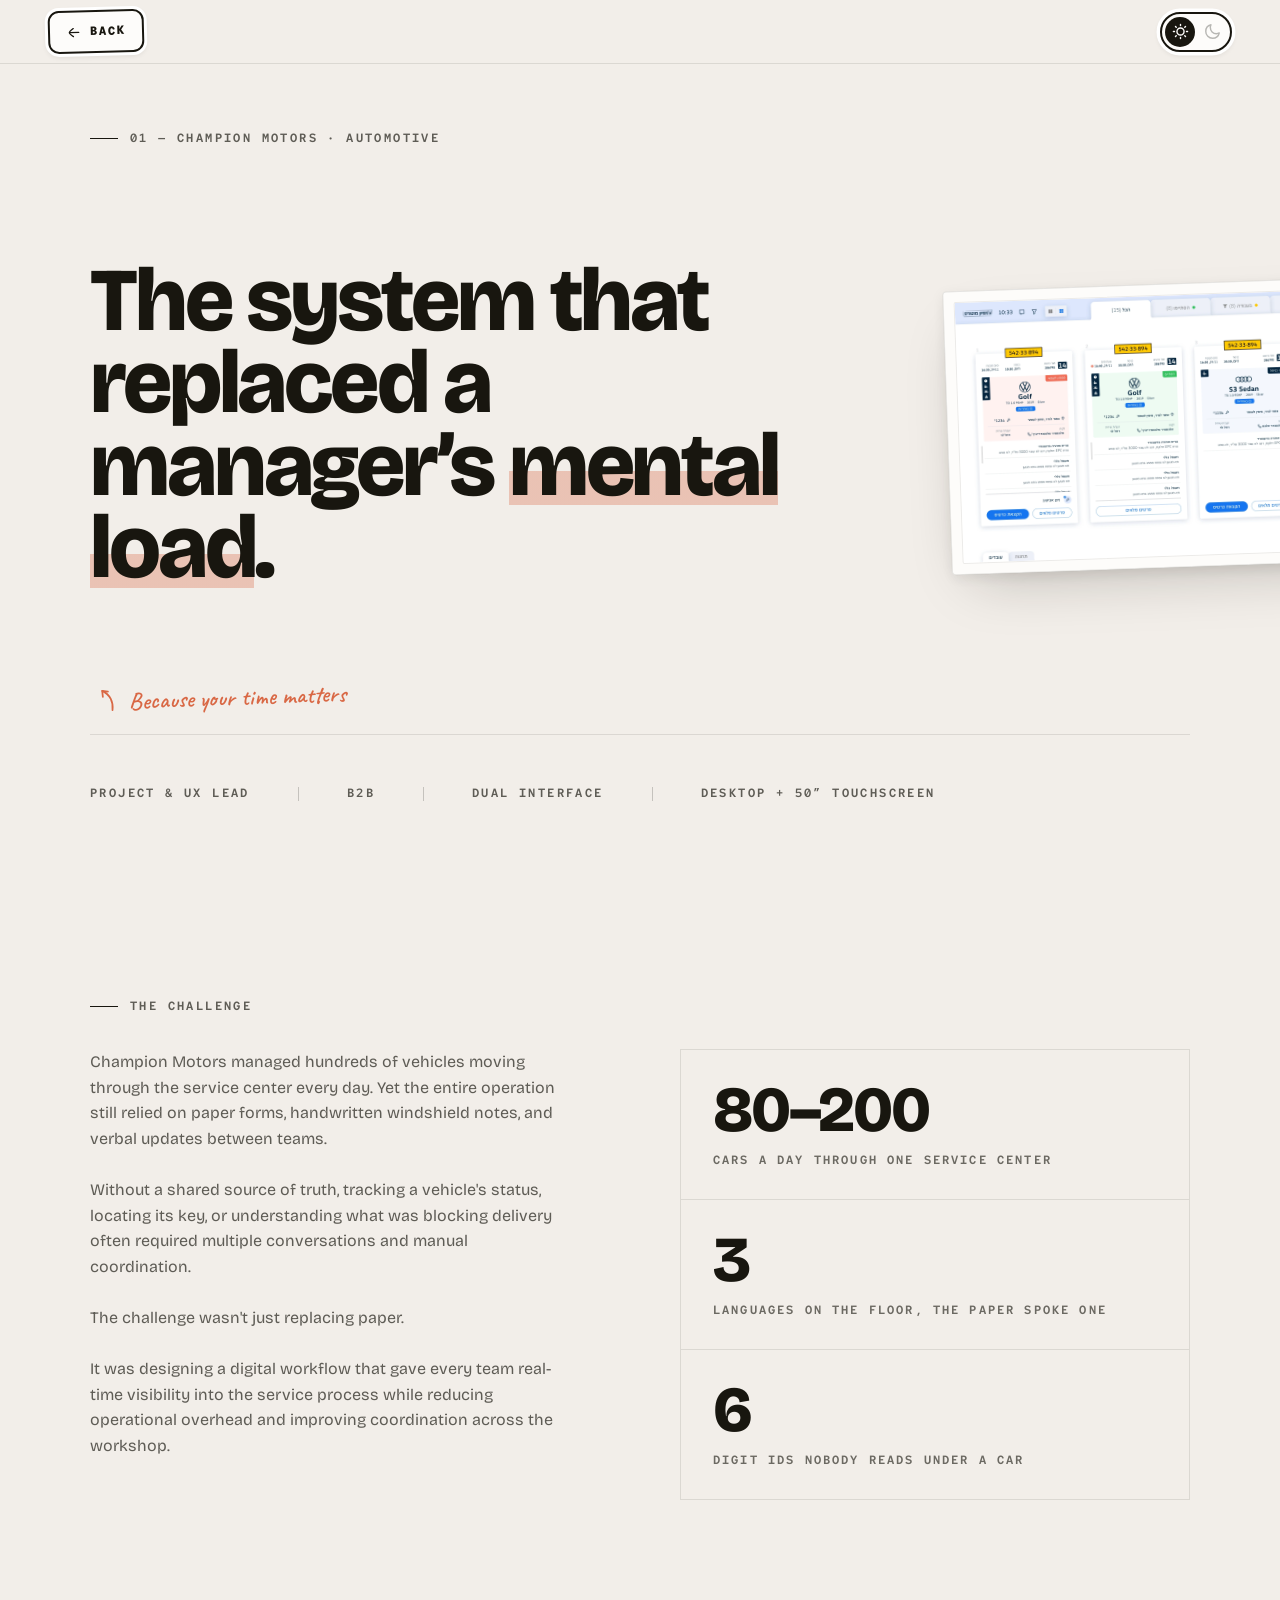
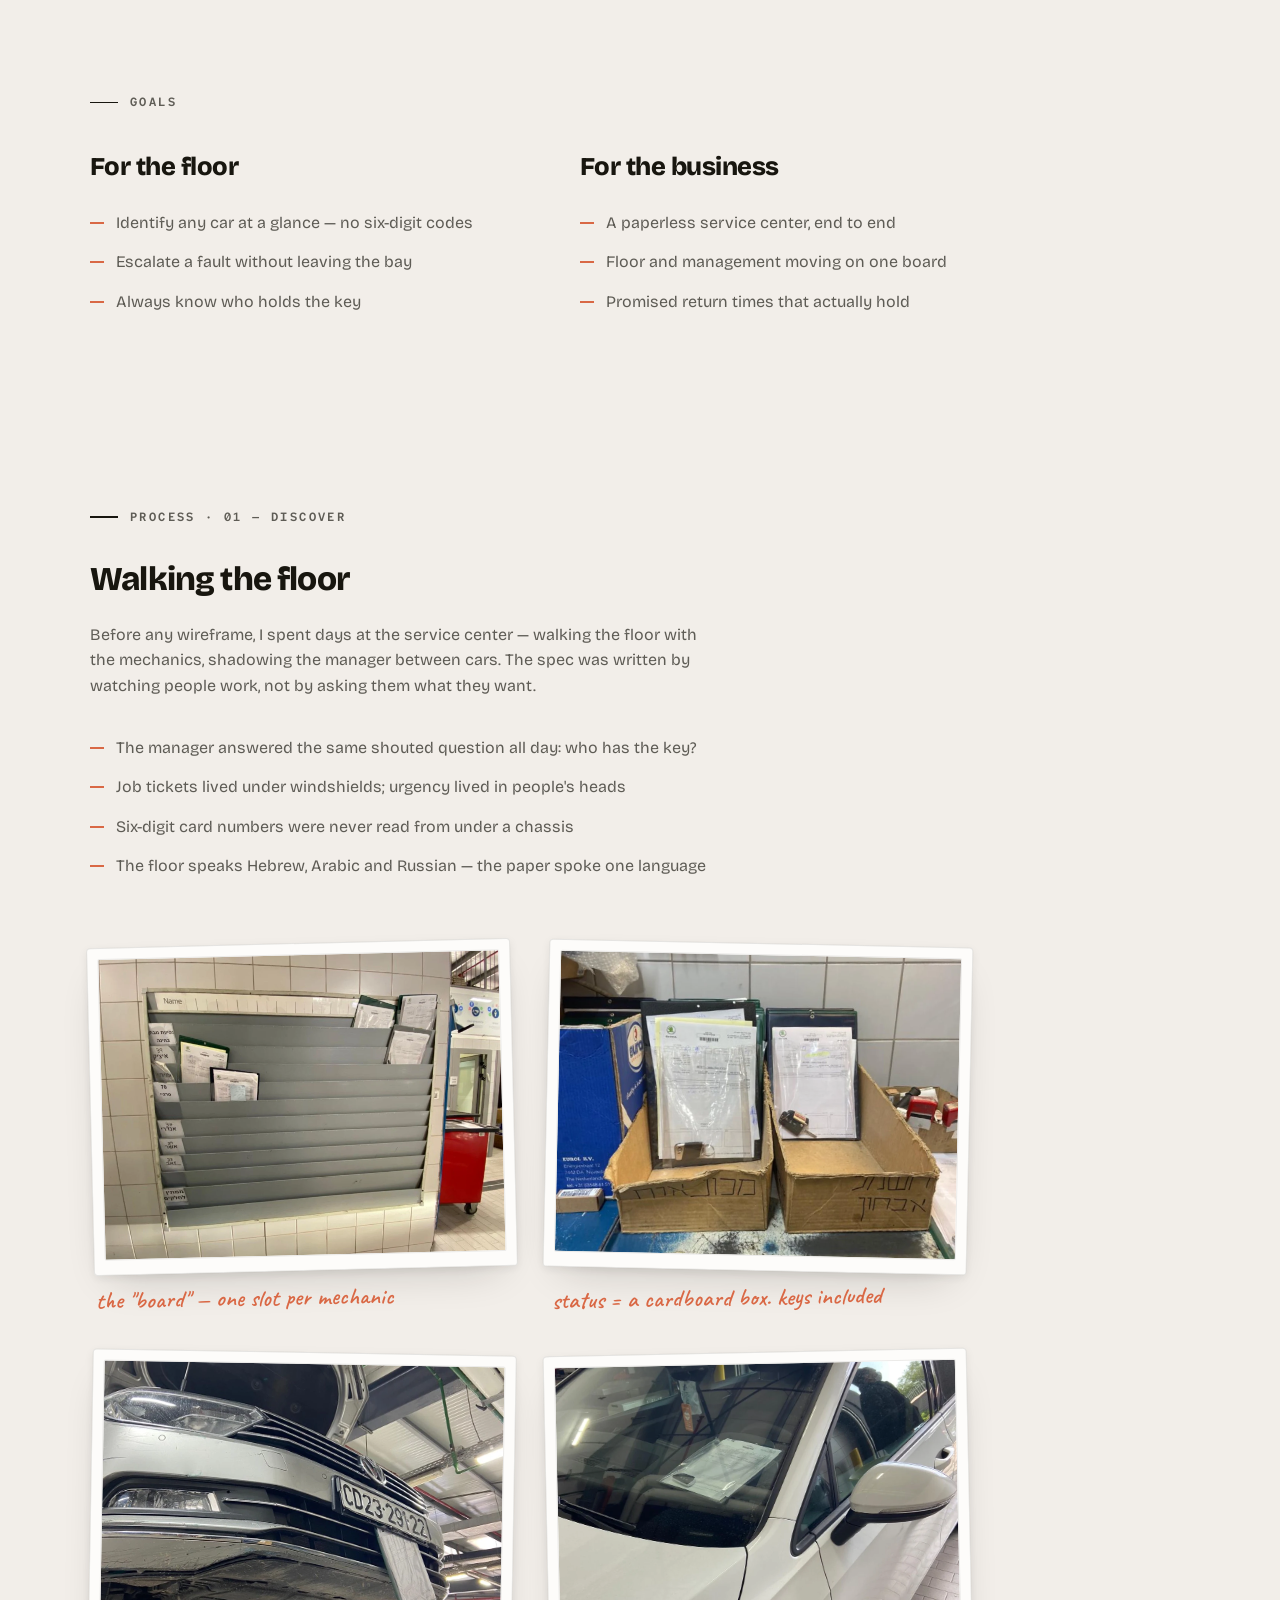
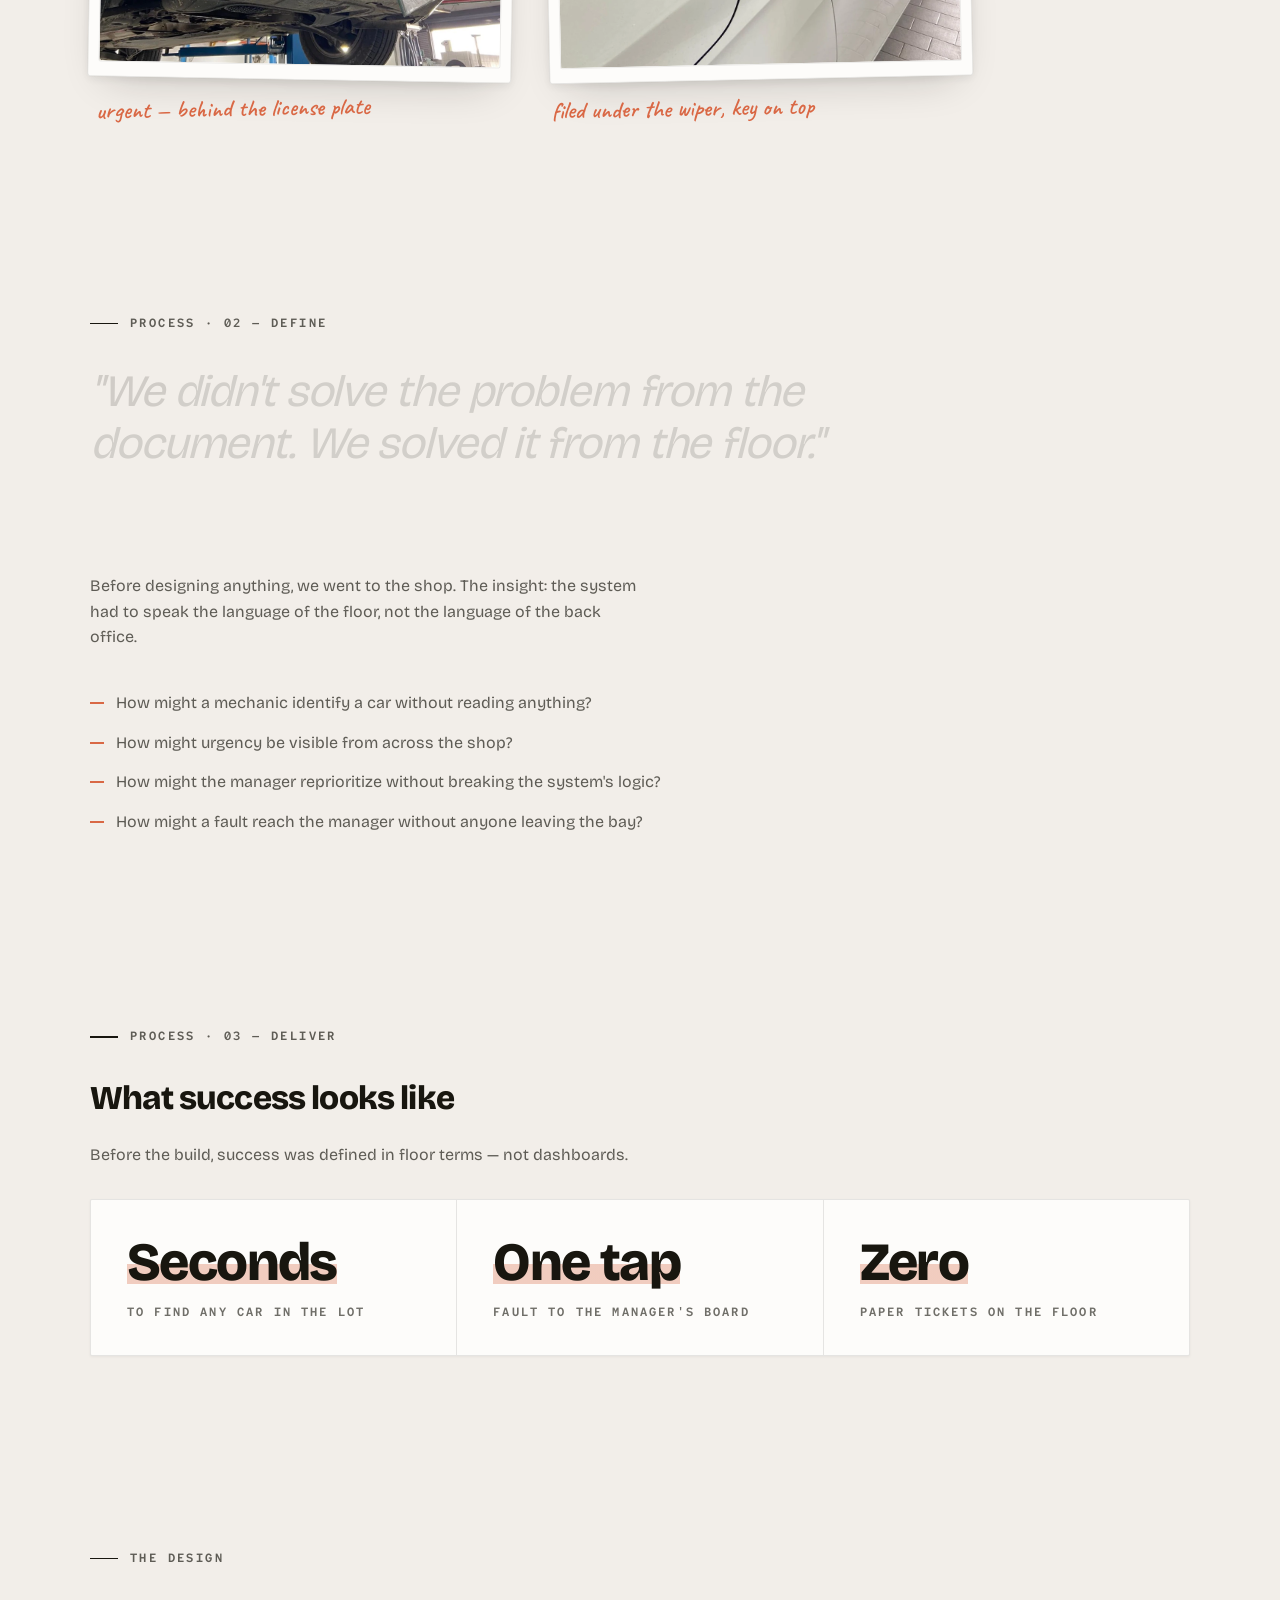
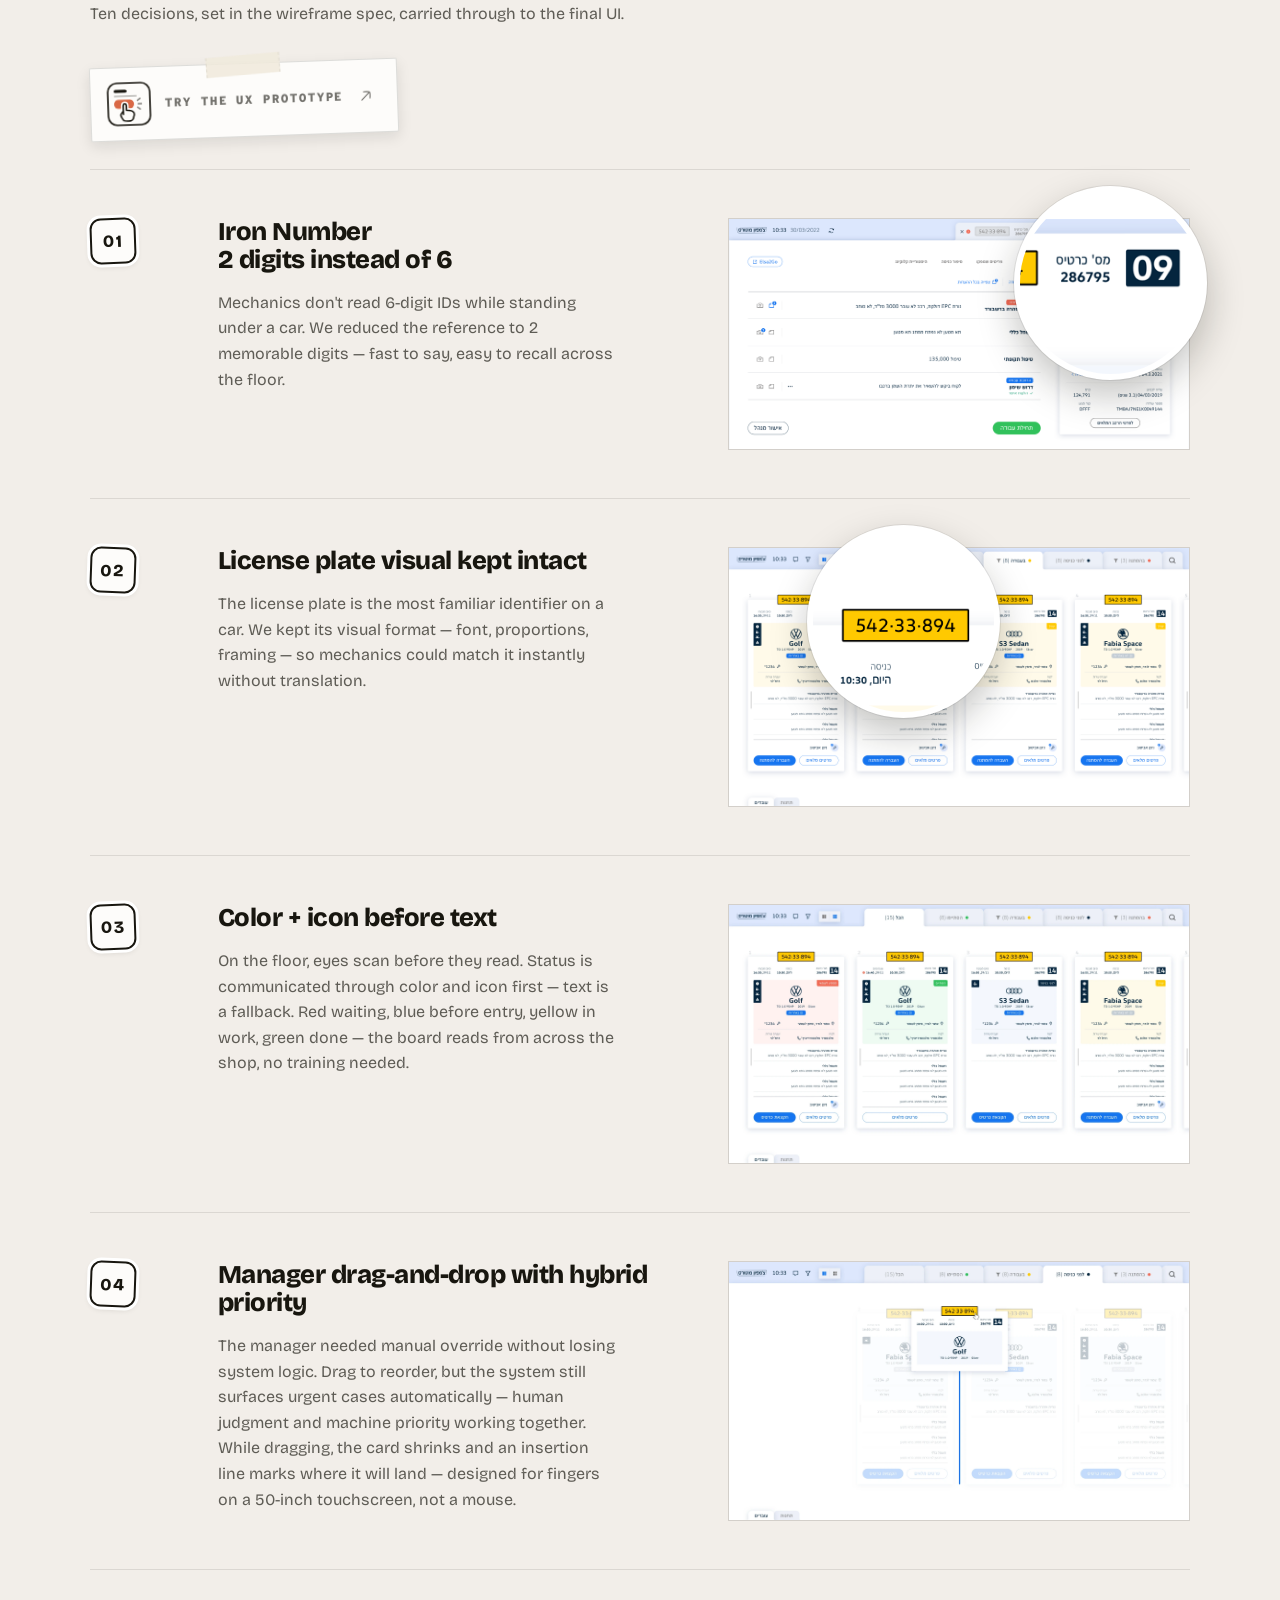
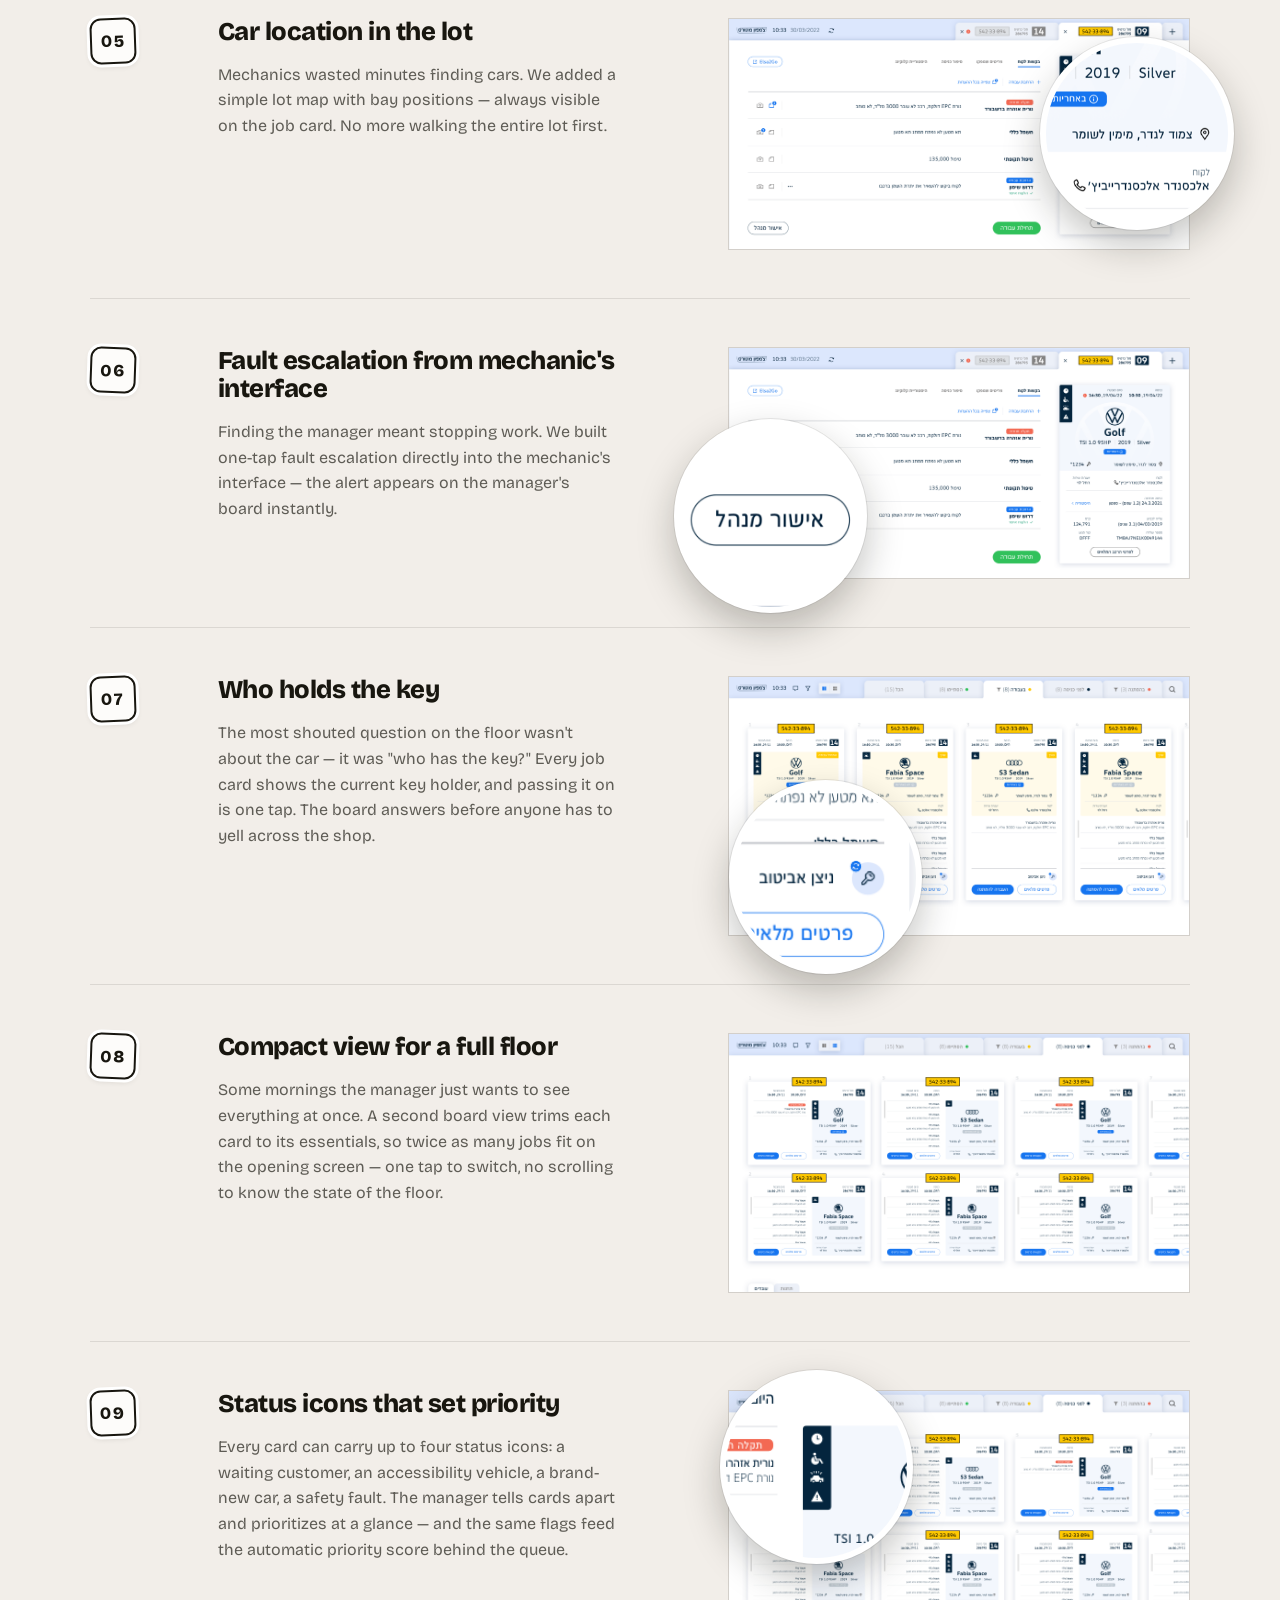
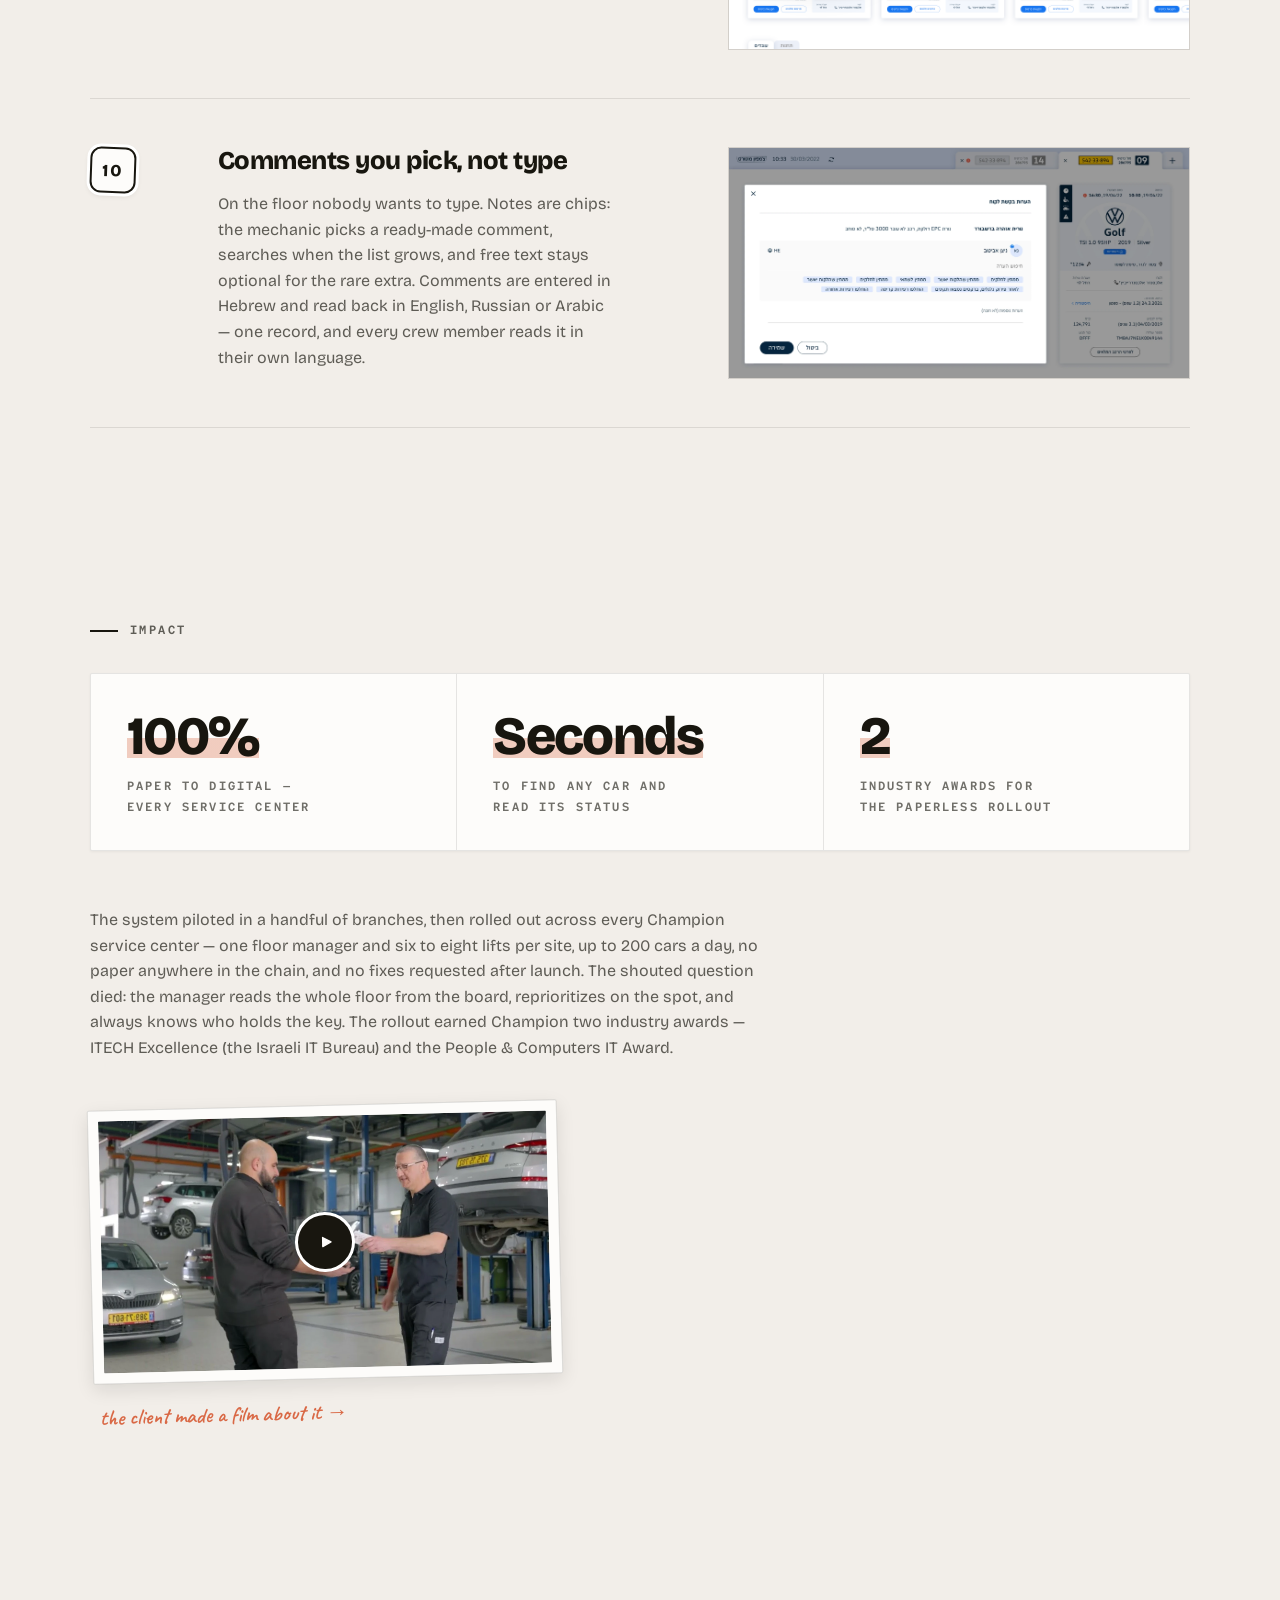
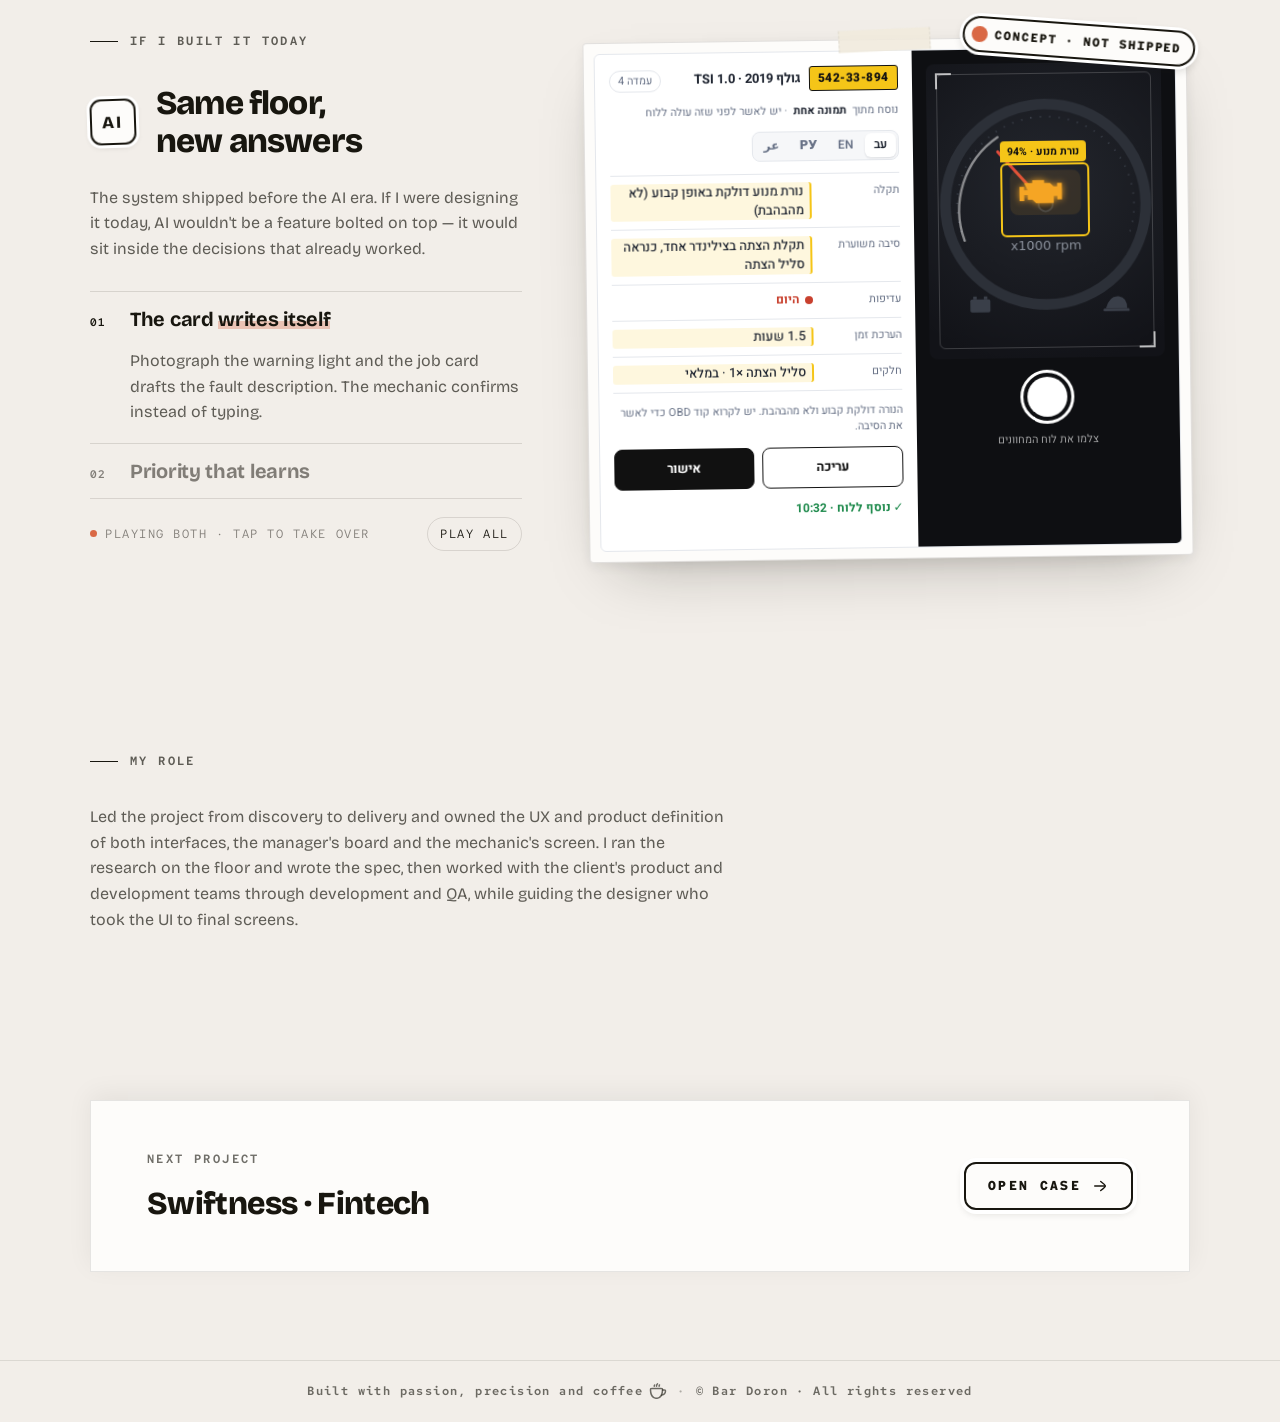
<file: champion-motors.html>
<!DOCTYPE html>
<html lang="en">
<head>
  <meta charset="UTF-8" />
  <meta name="viewport" content="width=device-width, initial-scale=1.0" />
  <meta name="format-detection" content="telephone=no" />
  <script>(function(){try{var t=localStorage.getItem('theme');if(t==='dark'){document.documentElement.setAttribute('data-theme','dark');}}catch(e){}})();</script>
  <title>Champion Motors — Bar Doron</title>

  <link rel="preconnect" href="https://fonts.googleapis.com" />
  <link rel="preconnect" href="https://fonts.gstatic.com" crossorigin />
  <link href="https://fonts.googleapis.com/css2?family=Bricolage+Grotesque:opsz,wght@12..96,200..800&family=Caveat:wght@600&family=Heebo:wght@400;500;600;700;800&family=Red+Hat+Mono:ital,wght@0,400;0,500;0,600;0,700;1,400&display=swap" rel="stylesheet" />

  <script src="vendor/gsap.min.js"></script>
  <script src="vendor/ScrollTrigger.min.js"></script>

  <style>
    :root {
      --cream:        #F2EEE9;
      --cream-stone:  #F2EEE9;
      --ink:          #18160F;
      --ink-dim:      rgba(24,22,15,.68);
      --ink-faint:    rgba(24,22,15,.62);
      --accent:       #D96845;

      --s-hero:       #F2EEE9;
      --s-auto:       #F2EBE2;
      --s-fintech:    #E8EFF2;
      --s-enterprise: #EEE9F2;
      --s-about:      #F2EEE9;
      --s-contact:    #18160F;

      --border:        rgba(24,22,15,.10);
      --border-soft:   rgba(24,22,15,.07);
      --border-strong: rgba(24,22,15,.20);
      --c-fg: 250, 248, 245;

      --fd: 'Bricolage Grotesque', system-ui, sans-serif;
      --fm: 'Red Hat Mono', 'JetBrains Mono', ui-monospace, monospace;

      --body-size: 12px;
      --body-weight: 600;
      --body-ls: 0.18em;
      --body-lh: 1.75;
    }

    [data-theme="dark"] {
      --cream:        #111111;
      --cream-stone:  #1A1A1A;
      --ink:          #F0F0EE;
      --ink-dim:      rgba(240,240,238,.68);
      --ink-faint:    rgba(240,240,238,.62);
      --border:        rgba(240,240,238,.10);
      --border-soft:   rgba(240,240,238,.07);
      --border-strong: rgba(240,240,238,.20);
      --c-fg: 240, 240, 238;
      --accent:       #E67E55;
      --s-hero:       #111111;
      --s-auto:       #1C1814;
      --s-fintech:    #0F1518;
      --s-enterprise: #141118;
      --s-about:      #1A1A18;
      --s-contact:    #050505;
    }

    .decision-row:nth-child(even) .decision-num { transform: rotate(2deg); }
    [data-theme="dark"] .decision-num {
      color: #18160F; background: #FDFCFA; border-color: #18160F;
      box-shadow: 0 0 0 3px #FFFFFF, 0 2px 8px rgba(0,0,0,.5);
    }

    /* sticky header case title — appears past the hero */
    .nav-case-title {
      position: absolute; left: 50%; transform: translateX(-50%) translateY(6px);
      font-family: var(--fd); font-size: 15px; font-weight: 800;
      font-variation-settings: 'opsz' 15, 'wght' 800;
      letter-spacing: -0.01em; text-transform: none;
      color: var(--ink);
      opacity: 0; pointer-events: none;
      transition: opacity .3s ease, transform .35s cubic-bezier(.22,1,.36,1);
      white-space: nowrap;
    }
    .nav-case-title.show { opacity: 1; transform: translateX(-50%) translateY(0); }
    @media (max-width: 640px) { .nav-case-title { font-size: 13px; } }

    /* reading progress — terracotta marker line under the header */
    .read-progress {
      position: absolute; left: 0; bottom: -1px;
      width: 100%; height: 3px;
      background: var(--accent);
      border-radius: 0 3px 3px 0;
      transform: scaleX(0); transform-origin: left center;
      pointer-events: none;
    }

    /* chapter nav — floating side rail */
    .chapter-nav {
      position: fixed; left: 28px; right: auto; top: 50%; bottom: auto;
      transform: translateY(-50%);
      width: auto; height: auto; padding: 0;
      background: none; border: none;
      z-index: 90;
      display: flex; flex-direction: column; align-items: flex-start;
      justify-content: flex-start; gap: 16px;
      opacity: 0; pointer-events: none;
      transition: opacity .4s ease;
    }
    .chapter-nav.show { opacity: 1; pointer-events: auto; }
    .chapter-link {
      display: flex; flex-direction: row-reverse; align-items: center; gap: 10px;
      font-family: var(--fm); font-size: 9.5px; font-weight: 600;
      letter-spacing: 0.18em; text-transform: uppercase;
      color: var(--ink-faint); text-decoration: none;
      transition: color .25s;
    }
    .chapter-link:hover { color: var(--ink); }
    .chapter-link .ch-label {
      background-image: linear-gradient(rgba(217,104,69,.32), rgba(217,104,69,.32));
      background-repeat: no-repeat;
      background-size: 0% 0.5em;
      background-position: 0 78%;
      transition: background-size .35s cubic-bezier(.22,1,.36,1);
    }
    [data-theme="dark"] .chapter-link .ch-label {
      background-image: linear-gradient(rgba(230,126,85,.42), rgba(230,126,85,.42));
    }
    .chapter-link .ch-rule {
      width: 14px; height: 1.5px; background: currentColor; flex-shrink: 0;
      transition: width .35s cubic-bezier(.22,1,.36,1), background .25s;
    }
    .chapter-link.active { color: var(--ink); }
    .chapter-link.active .ch-label { background-size: 100% 0.5em; }
    .chapter-link.active .ch-rule { width: 26px; background: var(--accent); }
    @media (max-width: 1439px) { .chapter-nav { display: none; } }

    /* zoomable prints — hover lifts, click picks the print up off the table */
    .zoomable { position: relative; cursor: none; }
    .zoomable::after {
      content: "+";
      position: absolute; top: 10px; right: 10px; z-index: 3;
      width: 26px; height: 26px;
      display: flex; align-items: center; justify-content: center;
      background: #FDFCFA; color: #18160F;
      border: 2px solid #18160F; border-radius: 50%;
      font-family: var(--fm); font-size: 15px; font-weight: 700; line-height: 1;
      box-shadow: 0 0 0 3px #FFFFFF, 0 2px 6px rgba(24,22,15,.2);
      transform: rotate(-8deg) scale(.5);
      opacity: 0;
      transition: opacity .25s ease, transform .35s cubic-bezier(.22,1,.36,1);
      pointer-events: none;
    }
    .zoomable:hover::after { opacity: 1; transform: rotate(-8deg) scale(1); }
    .cs-visual.zoomable { transition: transform .35s cubic-bezier(.22,1,.36,1), box-shadow .35s; }
    .cs-visual.zoomable:hover {
      transform: translateY(-4px);
      box-shadow: 0 12px 28px -14px rgba(24,22,15,.2);
    }
    .lb-overlay {
      position: fixed; inset: 0; z-index: 800;
      background: rgba(242,238,233,.95);
      opacity: 0; pointer-events: none;
      transition: opacity .35s ease;
    }
    [data-theme="dark"] .lb-overlay { background: rgba(17,17,17,.95); }
    .lb-overlay.open { opacity: 1; pointer-events: auto; }
    .lb-box {
      position: fixed; z-index: 810;
      background: #FDFCFA; padding: 10px;
      border: 1px solid var(--border); border-radius: 4px;
      box-shadow: 0 34px 90px -30px rgba(24,22,15,.4);
      cursor: none;
    }
    .lb-box img { width: 100%; height: 100%; object-fit: contain; display: block; }
    .lb-box.lb-scroll { overflow-y: auto; overscroll-behavior: contain; }
    .lb-box.lb-scroll img { height: auto; }
    .lb-box iframe { width: 100%; height: 100%; border: 0; display: block; background: #000; }
    .lb-film-x {
      position: fixed; top: 22px; right: 26px; z-index: 830;
      opacity: 0; transition: opacity .3s ease;
    }
    .lb-film-x.open { opacity: 1; }

    /* lightbox gallery — arrows, counter, caption */
    .lb-ui { position: fixed; inset: 0; z-index: 820; pointer-events: none; opacity: 0; transition: opacity .3s ease; }
    .lb-ui.open { opacity: 1; }
    .lb-nav, .lb-x {
      position: fixed; pointer-events: auto;
      width: 46px; height: 46px;
      display: flex; align-items: center; justify-content: center;
      background: #FDFCFA; color: #18160F;
      border: 2px solid #18160F; border-radius: 50%;
      box-shadow: 0 0 0 3px #FFFFFF, 0 3px 8px rgba(24,22,15,.18);
      cursor: none;
      transition: transform .3s cubic-bezier(.22,1,.36,1), box-shadow .3s;
    }
    .lb-nav svg, .lb-x svg { width: 18px; height: 18px; display: block; }
    .lb-prev { left: 26px; top: 50%; transform: translateY(-50%) rotate(-3deg); }
    .lb-next { right: 26px; top: 50%; transform: translateY(-50%) rotate(3deg); }
    .lb-prev:hover { transform: translateY(-50%) rotate(0deg) scale(1.1); }
    .lb-next:hover { transform: translateY(-50%) rotate(0deg) scale(1.1); }
    .lb-x { top: 22px; right: 26px; transform: rotate(4deg); }
    .lb-x:hover { transform: rotate(0deg) scale(1.1); }
    .lb-meta {
      position: fixed; left: 50%; bottom: 24px; transform: translateX(-50%);
      display: flex; align-items: baseline; gap: 18px;
      max-width: 78vw;
    }
    .lb-caption {
      font-family: var(--fm); font-size: 10px; font-weight: 600;
      letter-spacing: .16em; text-transform: uppercase;
      color: var(--ink-dim);
      white-space: nowrap; overflow: hidden; text-overflow: ellipsis;
    }
    .lb-count {
      font-family: var(--fm); font-size: 10px; font-weight: 700;
      letter-spacing: .16em; color: var(--accent);
      flex-shrink: 0;
    }
    @media (max-width: 640px) { .lb-nav { display: none; } }

    /* hero podcast — a sticker that talks (physical object: never inverts) */
    .hero-pod {
      display: inline-flex; align-items: center; gap: 14px;
      align-self: flex-start;
      margin-bottom: 30px;
      background: #FDFCFA;
      border: 2px solid #18160F;
      border-radius: 14px;
      padding: 9px 18px 9px 9px;
      box-shadow: 0 0 0 3px #FFFFFF, 0 3px 8px rgba(24,22,15,.16);
      transform: rotate(-1.2deg);
      transition: transform .35s cubic-bezier(.22,1,.36,1), box-shadow .35s;
    }
    .hero-pod:hover {
      transform: rotate(0deg) scale(1.02);
      box-shadow: 0 0 0 3px #FFFFFF, 0 6px 14px rgba(24,22,15,.2);
    }
    .hero-pod.playing { transform: rotate(0.6deg); }
    .pod-btn {
      width: 38px; height: 38px; flex-shrink: 0;
      display: flex; align-items: center; justify-content: center;
      background: #18160F; color: #FDFCFA;
      border: none; border-radius: 50%;
      cursor: none;
      transition: transform .3s cubic-bezier(.22,1,.36,1);
    }
    .pod-btn:hover { transform: scale(1.12); }
    .pod-btn svg { width: 15px; height: 15px; display: block; }
    .pod-btn .pod-pause { display: none; }
    .hero-pod.playing .pod-play { display: none; }
    .hero-pod.playing .pod-pause { display: block; }
    .pod-info { display: flex; flex-direction: column; gap: 7px; }
    .pod-label {
      font-family: var(--fm); font-size: 9.5px; font-weight: 700;
      letter-spacing: .18em; text-transform: uppercase;
      color: rgba(24,22,15,.6);
      white-space: nowrap;
    }
    .pod-track { width: 100%; padding: 5px 0; cursor: none; }
    .pod-track-line {
      height: 2px; background: rgba(24,22,15,.18);
      position: relative; border-radius: 2px;
    }
    .pod-fill {
      position: absolute; inset: 0;
      background: #D96845; border-radius: 2px;
      transform: scaleX(0); transform-origin: left center;
    }
    .pod-time {
      font-family: var(--fm); font-size: 9.5px; font-weight: 700;
      letter-spacing: .14em; color: rgba(24,22,15,.4);
      min-width: 34px;
    }
    [data-theme="dark"] .hero-pod {
      box-shadow: 0 0 0 3px #FFFFFF, 0 3px 10px rgba(0,0,0,.45);
    }
    @media (max-width: 640px) { .pod-info { min-width: 0; } }

    /* handwritten note beside the podcast sticker */
    .pod-row {
      display: flex; align-items: center; gap: 10px;
      align-self: flex-start;
      margin-bottom: 30px;
    }
    .pod-row .hero-pod { margin-bottom: 0; }
    .pod-note {
      display: flex; align-items: flex-end; gap: 10px;
      font-family: 'Caveat', cursive;
      font-size: 24px; font-weight: 600; line-height: 1;
      letter-spacing: 0; text-transform: none;
      color: var(--accent);
      transform: rotate(-2deg) translateY(6px);
      white-space: nowrap;
      pointer-events: none; user-select: none;
    }
    .pod-note svg { width: 28px; height: 28px; flex-shrink: 0; transform: scaleX(-1); }
    @media (max-width: 640px) { .pod-note { display: none; } }

    /* floating mini player — the story follows you (physical object: never inverts) */
    .pod-float {
      position: fixed; right: 28px; bottom: 28px; z-index: 60;
      width: 52px; height: 52px; border-radius: 50%;
      background: #FDFCFA;
      border: 2px solid #18160F;
      box-shadow: 0 0 0 3px #FFFFFF, 0 4px 10px rgba(24,22,15,.18);
      display: flex; align-items: center; justify-content: center;
      padding: 0; cursor: none;
      transform: rotate(-4deg) translateY(16px) scale(.6);
      opacity: 0; pointer-events: none;
      transition: opacity .35s cubic-bezier(.22,1,.36,1), transform .35s cubic-bezier(.22,1,.36,1);
    }
    .pod-float.show { opacity: 1; pointer-events: auto; transform: rotate(-4deg) translateY(0) scale(1); }
    .pod-float.show:hover { transform: rotate(0deg) scale(1.06); }
    .pf-ring { position: absolute; inset: 2px; transform: rotate(-90deg); }
    .pf-ring circle { fill: none; stroke-width: 3.5; }
    .pf-ring-bg { stroke: rgba(24,22,15,.08); }
    .pf-ring-fill { stroke: #D96845; stroke-linecap: round; stroke-dasharray: 182.2; stroke-dashoffset: 182.2; }
    .pf-core {
      position: relative;
      width: 36px; height: 36px; border-radius: 50%;
      background: #18160F;
      display: flex; align-items: center; justify-content: center;
    }
    .pf-icon { width: 15px; height: 15px; color: #FDFCFA; display: none; }
    .pod-float.playing .pf-pause { display: block; }
    .pod-float:not(.playing) .pf-play { display: block; transform: translateX(1px); }
    [data-theme="dark"] .pod-float { box-shadow: 0 0 0 3px #FFFFFF, 0 4px 12px rgba(0,0,0,.5); }
    @media (max-width: 640px) { .pod-float { right: 18px; bottom: 18px; } }

    /* marker highlight — brand terracotta, same as home */
    .mark-hl {
      background-image: linear-gradient(rgba(217,104,69,.32), rgba(217,104,69,.32));
      background-repeat: no-repeat;
      background-size: 100% 0.38em;
      background-position: 0 82%;
    }
    [data-theme="dark"] .mark-hl {
      background-image: linear-gradient(rgba(230,126,85,.42), rgba(230,126,85,.42));
    }

    /* ── Back button ── */
    .cs-back {
      display: inline-flex; align-items: center; gap: 8px;
      background: #FDFCFA; color: #18160F;
      padding: 9px 16px; border-radius: 11px;
      font-family: var(--fm); font-size: 10.5px; font-weight: 700;
      letter-spacing: 0.16em; text-transform: uppercase;
      text-decoration: none;
      border: 2px solid #18160F;
      box-shadow: 0 0 0 3px #FFFFFF, 0 2px 6px rgba(24,22,15,.16);
      transform: rotate(-1.5deg);
      transition: transform .35s cubic-bezier(.22,1,.36,1), box-shadow .35s;
    }
    .cs-back:hover {
      transform: rotate(0deg) scale(1.05);
      box-shadow: 0 0 0 3px #FFFFFF, 0 5px 12px rgba(24,22,15,.22);
    }
    .cs-back svg { flex-shrink: 0; width: 16px; height: 16px; }
    [data-theme="dark"] .cs-back {
      background: #FDFCFA; color: #18160F; border-color: #18160F;
      box-shadow: 0 0 0 3px #FFFFFF, 0 2px 8px rgba(0,0,0,.5);
    }

    /* ── Toggle pill ── */
    .theme-toggle {
      display: flex; align-items: center;
      padding: 3px; gap: 2px;
      border-radius: 100px;
      background: #FDFCFA;
      border: 2px solid #18160F;
      box-shadow: 0 0 0 3.5px #FFFFFF, 0 2px 6px rgba(24,22,15,.16);
      cursor: pointer;
      position: relative; flex-shrink: 0;
      transition: transform .35s cubic-bezier(.22,1,.36,1), box-shadow .3s;
    }
    .theme-toggle:hover { transform: rotate(-2deg) scale(1.05); }
    [data-theme="dark"] .theme-toggle {
      background: #FDFCFA;
      border-color: #18160F;
      box-shadow: 0 0 0 3.5px #FFFFFF, 0 2px 8px rgba(0,0,0,.4);
    }
    .tog-pill {
      position: absolute;
      width: 30px; height: 30px; border-radius: 50%;
      background: #18160F;
      box-shadow: none;
      top: 3px; left: 3px;
      transition: transform .3s cubic-bezier(.4,0,.2,1);
      pointer-events: none;
    }
    [data-theme="dark"] .tog-pill { transform: translateX(32px); background: #18160F; }
    .tog-sun, .tog-moon {
      width: 30px; height: 30px;
      display: flex; align-items: center; justify-content: center;
      position: relative; z-index: 1;
      color: rgba(24,22,15,0.30);
      transition: color .25s; pointer-events: none; flex-shrink: 0;
    }
    .tog-sun .hgi, .tog-moon .hgi { width: 17px; height: 17px; }
    :root:not([data-theme="dark"]) .tog-sun { color: #FDFCFA; }
    [data-theme="dark"] .tog-moon { color: #FDFCFA; }
    [data-theme="dark"] .tog-sun  { color: rgba(24,22,15,0.32); }



    /* ── PAGE TRANSITION — chapter card ── */
    .page-cover {
      position: fixed; z-index: 900;
      background: #FDFCFA;
      border: 1px solid var(--border);
      transition: left .55s cubic-bezier(.65,0,.2,1), top .55s cubic-bezier(.65,0,.2,1),
                  width .55s cubic-bezier(.65,0,.2,1), height .55s cubic-bezier(.65,0,.2,1),
                  border-radius .55s;
      pointer-events: none;
    }
    .page-cover--full { left: 0 !important; top: 0 !important; width: 100vw !important; height: 100vh !important; border-radius: 0 !important; }
    #pt-enter {
      position: fixed; inset: 0; z-index: 950;
      background: #FDFCFA;
      display: flex; flex-direction: column; align-items: center; justify-content: center; gap: 18px;
      transition: transform .75s cubic-bezier(.7,0,.18,1);
    }
    #pt-enter .pt-label {
      font-family: var(--fm); font-size: 10px; font-weight: 600;
      letter-spacing: .2em; text-transform: uppercase;
      color: rgba(24,22,15,.4);
      opacity: 0; transform: translateY(10px);
      transition: opacity .4s ease, transform .5s cubic-bezier(.22,1,.36,1);
    }
    #pt-enter .pt-title {
      font-family: var(--fd); font-weight: 800;
      font-variation-settings: 'opsz' 48, 'wght' 800;
      font-size: clamp(36px, 6vw, 72px); letter-spacing: -.03em; white-space: nowrap;
      color: #18160F; text-transform: none; text-align: center; padding: 0 24px;
      background-image: linear-gradient(rgba(217,104,69,.32), rgba(217,104,69,.32));
      background-repeat: no-repeat; background-size: 0% 0.38em; background-position: 0 82%;
      opacity: 0; transform: translateY(16px);
      transition: opacity .45s ease, transform .55s cubic-bezier(.22,1,.36,1),
                  background-size .6s cubic-bezier(.22,1,.36,1);
    }
    @media (max-width: 640px) { #pt-enter .pt-title { font-size: clamp(20px, calc(8.4vw - 4px), 36px); } }   /* fits "UX Library" from 320px up */
    #pt-enter.pt-text-in .pt-label,
    #pt-enter.pt-text-in .pt-title { opacity: 1; transform: translateY(0); }
    #pt-enter.pt-mark-in .pt-title { background-size: 100% 0.38em; }
    #pt-enter.pt-leave { transform: translateY(-100%); }
    [data-theme="dark"] .page-cover {
      background: #1B1916;
      border-color: rgba(255,255,255,.10);
    }
    [data-theme="dark"] #pt-enter { background: #1B1916; }
    [data-theme="dark"] #pt-enter .pt-label { color: rgba(240,240,238,.45); }
    [data-theme="dark"] #pt-enter .pt-title {
      color: #F0F0EE;
      background-image: linear-gradient(rgba(230,126,85,.42), rgba(230,126,85,.42));
    }
    /* veil — the quiet way back (no title, no card) */
    .pt-veil {
      position: fixed; inset: 0; z-index: 950;
      background: var(--cream);
      transform: translateY(-100%);
      transition: transform .42s cubic-bezier(.65,0,.25,1);
      pointer-events: none;
    }
    .pt-veil.down { transform: translateY(0); }
    #pt-enter.pt-plain { transition: transform .55s cubic-bezier(.7,0,.2,1); }

    /* ── CURSOR — sticker pointer ── */
    @media (hover: hover) and (pointer: fine) {
      body, a, button { cursor: none !important; }
    }
    #cur-sticker {
      position: fixed; z-index: 9999; pointer-events: none;
      width: 27px; height: 27px;
      transform: rotate(-6deg);
      filter: drop-shadow(0 2px 3px rgba(24,22,15,.28));
      transition: transform .25s cubic-bezier(.22,1,.36,1);
      will-change: left, top;
    }
    #cur-sticker svg {
      width: 100%; height: 100%; display: block;
      position: absolute; inset: 0;
      transition: opacity .18s ease, transform .25s cubic-bezier(.22,1,.36,1);
    }
    #cur-sticker .cur-hand { opacity: 0; transform: scale(.7); }
    body.on-link #cur-sticker {
      transform: rotate(-8deg) scale(1.22);
      filter: drop-shadow(0 4px 7px rgba(24,22,15,.32));
    }
    body.on-link #cur-sticker .cur-arrow { opacity: 0; transform: scale(.7); }
    body.on-link #cur-sticker .cur-hand { opacity: 1; transform: scale(1); }
    body.cur-down #cur-sticker { transform: rotate(-6deg) scale(.78); transition-duration: .09s; }
    body.cur-down.on-link #cur-sticker { transform: rotate(-8deg) scale(.98); transition-duration: .09s; }
    .hgi path, .hgi circle { stroke-width: 2; }

    *, *::before, *::after { box-sizing: border-box; margin: 0; padding: 0; }
    html { scroll-behavior: smooth; overflow-x: clip; }   /* clip, not hidden: hidden makes body a scroll container, which kills position:sticky (and iOS ignores it on body alone) */
    body {
      font-family: var(--fm);
      font-size: var(--body-size);
      font-weight: var(--body-weight);
      letter-spacing: var(--body-ls);
      line-height: var(--body-lh);
      text-transform: uppercase;
      color: var(--ink);
      background: var(--cream);
      -webkit-font-smoothing: antialiased;
      overflow-x: clip;
      cursor: none;
    }


    nav {
      position: fixed; top: 0; left: 0; right: 0; z-index: 100;
      padding: 0 48px;
      height: 64px;
      display: flex; align-items: center; justify-content: space-between;
      background: var(--cream);
      border-bottom: 1px solid var(--border);
      opacity: 0;
    }

    .nav-logo {
      font-family: var(--fd);
      font-size: 18px; font-weight: 800;
      font-variation-settings: 'opsz' 18, 'wght' 800;
      letter-spacing: -0.02em;
      text-transform: none;
      color: var(--ink); text-decoration: none;
    }

    .nav-links {
      display: flex; gap: 40px; list-style: none; align-items: center;
    }
    .nav-links a {
      font-family: var(--fm); font-size: 11px; font-weight: 600;
      letter-spacing: 0.18em; text-transform: uppercase;
      color: var(--ink-dim); text-decoration: none;
      transition: color .2s;
    }
    .nav-links a:hover { color: var(--ink); }
    .nav-links a.active {
      color: var(--ink);
      border-bottom: 1.5px solid var(--ink);
      padding-bottom: 1px;
    }
    .nav-links a.back {
      color: var(--ink-dim);
      display: flex; align-items: center; gap: 6px;
    }
    .nav-links a.back:hover { color: var(--ink); }

    .btn-black {
      display: inline-flex; align-items: center; gap: 10px;
      background: #FDFCFA; color: #18160F;
      padding: 11px 22px; border-radius: 12px;
      font-family: var(--fm); font-size: 11px; font-weight: 700;
      letter-spacing: 0.18em; text-transform: uppercase;
      text-decoration: none; cursor: none;
      border: 2px solid #18160F;
      box-shadow: 0 0 0 4px #FFFFFF, 0 3px 8px rgba(24,22,15,.16);
      transition: transform .35s cubic-bezier(.22,1,.36,1), box-shadow .35s;
    }
    .btn-black .hgi { width: 18px; height: 18px; }
    .btn-black:hover,
    .cs-next-card:hover .btn-black {
      transform: rotate(-1.6deg) scale(1.045);
      box-shadow: 0 0 0 4px #FFFFFF, 0 7px 16px rgba(24,22,15,.22);
    }
    [data-theme="dark"] .btn-black {
      background: #FDFCFA; color: #18160F;
      box-shadow: 0 0 0 4px #FFFFFF, 0 3px 10px rgba(0,0,0,.4);
    }

    .btn-text {
      display: inline-flex; align-items: center; gap: 8px;
      font-family: var(--fm); font-size: 11px; font-weight: 600;
      letter-spacing: 0.18em; text-transform: uppercase;
      color: var(--ink); text-decoration: none;
      border-bottom: 1.5px solid var(--accent);
      padding-bottom: 2px;
      transition: opacity .2s;
    }
    .btn-text:hover { opacity: 0.6; }

    .eyebrow + .phase-body { margin-top: 32px; }
    /* loupe — a round lens magnifying the real screenshot */
    .cs-visual--detail { position: relative; }
    .ui-loupe {
      position: absolute;
      width: 42%; aspect-ratio: 1 / 1;
      border-radius: 50%;
      background-repeat: no-repeat;
      background-color: #FFFFFF;
      border: 6px solid #FFFFFF;
      box-shadow: 0 16px 36px rgba(24,22,15,.25), 0 0 0 1px rgba(24,22,15,.08);
      z-index: 2; pointer-events: none;
    }
    /* the wireframe spec link — proof under the lineage line */
    .spec-link {
      display: inline-flex; align-items: center; gap: 8px;
      margin-top: 18px;
      font-family: var(--fm); font-size: 10.5px; font-weight: 700;
      letter-spacing: .16em; text-transform: uppercase;
      color: var(--ink-dim); text-decoration: none; cursor: none;
      border-bottom: 1.5px solid rgba(24,22,15,.25);
      padding-bottom: 4px;
      transition: color .2s, border-color .2s;
    }
    .spec-link:hover { color: var(--ink); border-color: var(--accent); }
    .spec-link svg { width: 17px; height: 17px; transition: transform .3s cubic-bezier(.22,1,.36,1); }
    .spec-link:hover svg { transform: translate(2px, -2px); }
    .eyebrow {
      display: flex; align-items: center; gap: 12px;
      margin-bottom: 24px;
    }
    .eyebrow-rule {
      width: 28px; height: 1.5px; background: var(--ink); flex-shrink: 0;
    }
    .eyebrow-text {
      font-family: var(--fm); font-size: 10px; font-weight: 600;
      letter-spacing: 0.20em; text-transform: uppercase; color: var(--ink-dim);
    }

    /* ── CASE HERO ─────────────────────────────────── */
    .cs-hero {
      min-height: 100vh;
      background: var(--cream);
      padding: 96px max(48px, calc((100vw - 1100px) / 2));
      display: flex;
      flex-direction: column;
      justify-content: space-between;
      padding-top: calc(64px + 64px);
    }

    .cs-hero-center {
      flex: 1;
      display: flex;
      align-items: center;
    }

    .cs-headline {
      font-family: var(--fd);
      font-size: clamp(52px, 7vw, 100px);
      font-weight: 800;
      font-variation-settings: 'opsz' 72, 'wght' 800;
      line-height: 0.92;
      letter-spacing: -0.035em;
      text-transform: none;
      color: var(--ink);
      max-width: 900px;
    }

    /* hero visual — the interface peeks in from the right, printed on paper */
    .cs-hero { position: relative; }
    .cs-hero > * { position: relative; z-index: 2; }
    .cs-hero-visual {
      position: absolute; z-index: 1;
      top: 50%;
      right: clamp(-200px, -12vw, -140px);
      width: clamp(460px, 38vw, 640px);
      pointer-events: none;
      display: none;
    }
    .chv-frame {
      background: #FDFCFA;
      padding: 10px;
      border: 1px solid var(--border);
      border-radius: 4px;
      box-shadow: 0 24px 60px -24px rgba(24,22,15,.28), 0 4px 14px rgba(24,22,15,.08);
      transform: rotate(-2deg);
    }
    .chv-frame img {
      display: block; width: 100%;
      border: 1px solid var(--border-soft);
      border-radius: 2px;
    }
    [data-theme="dark"] .chv-frame {
      background: #FDFCFA;
      border-color: rgba(24,22,15,.3);
      box-shadow: 0 24px 60px -24px rgba(0,0,0,.65), 0 4px 14px rgba(0,0,0,.35);
    }
    @media (min-width: 1200px) {
      .cs-hero-visual { display: block; }
      .cs-headline { max-width: clamp(560px, 55vw, 860px); }
    }

    /* hero print in flow for tablets & phones (the edge-peek version only shows ≥1200px) */
    .cs-hero-print-m { display: none; }
    @media (max-width: 1199px) {
      .cs-hero-print-m { display: block; width: 100%; max-width: 640px; margin: 4px 0 30px; }   /* between the eyebrow and the headline */
      /* deterministic rhythm: no flex-centring of the headline; the slack goes above the meta row */
      .cs-hero { justify-content: flex-start; min-height: 0; }   /* no viewport fill on phones — the meta row follows the headline instead of sitting at the fold */
      .cs-hero-center { flex: 0 0 auto; margin-bottom: 40px; }
      .cs-hero > .pod-row { margin-top: 0; }
      .cs-meta-row { margin-top: 0; }
      .cs-hero-print-m .chv-frame { transform: rotate(-1.5deg); }
    }
    @media (max-width: 640px) {
      .cs-hero-print-m { margin: 2px 0 26px; }
      .cs-hero-print-m .chv-frame { padding: 8px; }
    }

    .cs-meta-row {
      display: flex;
      gap: 48px;
      align-items: center;
      padding-top: 48px;
      border-top: 1px solid var(--border);
      flex-wrap: wrap;
    }
    .cs-meta-item {
      font-family: var(--fm);
      font-size: 10px;
      font-weight: 600;
      letter-spacing: 0.20em;
      text-transform: uppercase;
      color: var(--ink-dim);
    }
    .cs-meta-sep {
      width: 1px;
      height: 14px;
      background: var(--border-strong);
    }

    /* ── SECTIONS ─────────────────────────────────── */
    .cs-section {
      padding: 96px max(48px, calc((100vw - 1100px) / 2));
      background: var(--cream);
    }
    .cs-section-alt {
      background: var(--cream);
    }

    /* ── OVERVIEW ─────────────────────────────────── */
    .overview-grid {
      display: grid;
      grid-template-columns: 1fr 1fr;
      gap: 80px;
      align-items: start;
      margin-top: 32px;
    }

    .overview-problem {
      font-family: var(--fm);
      font-size: 12px;
      font-weight: 400;
      letter-spacing: 0.12em;
      line-height: 2.2;
      color: var(--ink-dim);
      text-transform: uppercase;
      max-width: 480px;
    }

    .stat-cells {
      display: grid;
      grid-template-columns: 1fr;
      gap: 0;
      border: 1px solid var(--border);
    }
    .stat-cell {
      padding: 28px 32px;
      border-bottom: 1px solid var(--border);
    }
    .stat-cell:last-child { border-bottom: none; }
    .stat-cell-num {
      font-family: var(--fd);
      font-size: 64px;
      font-weight: 800;
      font-variation-settings: 'opsz' 60, 'wght' 800;
      letter-spacing: -0.03em;
      line-height: 1;
      text-transform: none;
      color: var(--ink);
      display: block;
      margin-bottom: 8px;
    }
    .stat-cell-lbl {
      font-size: 10px;
      font-weight: 600;
      letter-spacing: 0.18em;
      color: var(--ink-faint);
    }

    /* ── THE TURN ─────────────────────────────────── */
    /* v2 structure — goals, phases, reflection */
    .goals-grid {
      display: grid;
      grid-template-columns: 1fr 1fr;
      gap: 80px;
      margin-top: 32px;
      max-width: 900px;
    }
    .goal-title {
      font-family: var(--fd);
      font-size: 19px; font-weight: 800;
      font-variation-settings: 'opsz' 19, 'wght' 800;
      letter-spacing: -0.02em; text-transform: none;
      color: var(--ink);
      margin-bottom: 20px;
    }
    .find-list {
      list-style: none;
      display: flex; flex-direction: column; gap: 14px;
      font-family: var(--fm); font-size: 12px; font-weight: 400;
      letter-spacing: 0.14em; line-height: 1.9;
      color: var(--ink-dim); text-transform: uppercase;
      max-width: 460px;
    }
    .find-list li { padding-left: 26px; position: relative; }
    .find-list li::before {
      content: "";
      position: absolute; left: 0; top: 0.75em;
      width: 14px; height: 2px;
      background: var(--accent);
    }
    .find-list--wide { max-width: 640px; margin-top: 36px; }
    .phase-head {
      display: flex; align-items: center; gap: 20px;
      margin: 32px 0 24px;
    }
    .phase-title {
      font-family: var(--fd);
      font-size: clamp(24px, 2.6vw, 34px); font-weight: 800;
      font-variation-settings: 'opsz' 30, 'wght' 800;
      letter-spacing: -0.025em; text-transform: none;
      color: var(--ink);
    }
    .phase-body {
      font-family: var(--fm); font-size: 12px; font-weight: 400;
      letter-spacing: 0.14em; line-height: 2.2;
      color: var(--ink-dim); text-transform: uppercase;
      max-width: 620px;
    }
    @media (max-width: 800px) { .goals-grid { grid-template-columns: 1fr; gap: 40px; } }

    /* paper grid — where the paper lived */
    .paper-grid {
      display: grid; grid-template-columns: 1fr 1fr;
      gap: 40px 32px;
      margin-top: 64px;
      max-width: 880px;
    }
    .paper-cell { margin: 0; }
    .paper-cell .field-print { width: 100%; }
    .paper-cell .field-print img { width: 100%; aspect-ratio: 4 / 3; object-fit: cover; object-position: center; }
    .paper-cell:nth-child(1) .field-print { transform: rotate(-1.4deg); }
    .paper-cell:nth-child(2) .field-print { transform: rotate(1.2deg); }
    .paper-cell:nth-child(3) .field-print { transform: rotate(1deg); }
    .paper-cell:nth-child(4) .field-print { transform: rotate(-1.2deg); }
    .paper-cap {
      display: block;
      font-family: 'Caveat', cursive; font-size: 24px; font-weight: 600;
      letter-spacing: 0; text-transform: none; line-height: 1.15;
      color: var(--accent);
      margin-top: 14px; padding-left: 6px;
      transform: rotate(-1deg);
    }
    @media (max-width: 700px) { .paper-grid { grid-template-columns: 1fr; } }

    /* field strip — research photos, prints on the table */
    .field-strip {
      display: flex;
      align-items: center;
      gap: 40px;
      margin-top: 72px;
    }
    .field-print {
      background: #FDFCFA;
      padding: 10px 10px 14px;
      border: 1px solid var(--border);
      border-radius: 4px;
      box-shadow: 0 18px 44px -20px rgba(24,22,15,.24), 0 3px 10px rgba(24,22,15,.07);
      flex-shrink: 0;
    }
    .field-print img {
      display: block;
      border: 1px solid var(--border-soft);
      border-radius: 2px;
    }
    .field-print--walk { transform: rotate(-2deg); width: 300px; }
    .field-print--walk img { width: 100%; aspect-ratio: 3 / 4; object-fit: cover; }
    .field-print--manager { transform: rotate(1.4deg); width: 480px; margin-left: -8px; }
    .field-print--manager img { width: 100%; aspect-ratio: 4 / 3; object-fit: cover; }
    .field-caption {
      font-family: 'Caveat', cursive;
      font-size: 24px; font-weight: 600; line-height: 1.15;
      letter-spacing: 0; text-transform: none;
      color: var(--accent);
      max-width: 220px;
      transform: rotate(-2deg);
    }
    [data-theme="dark"] .field-print {
      background: #FDFCFA;
      border-color: rgba(24,22,15,.3);
      box-shadow: 0 18px 44px -20px rgba(0,0,0,.6), 0 3px 10px rgba(0,0,0,.3);
    }
    @media (max-width: 900px) {
      .field-strip { flex-direction: column; align-items: flex-start; gap: 32px; }
      .field-print--walk, .field-print--manager { width: min(420px, 100%); margin-left: 0; }
    }

    .cs-turn {
      padding: 96px max(48px, calc((100vw - 1100px) / 2));
      background: var(--cream);
      max-width: 100%;
    }

    .turn-quote {
      font-family: var(--fd);
      font-size: clamp(32px, 3.5vw, 52px);
      font-weight: 400;
      font-style: italic;
      font-variation-settings: 'opsz' 48, 'wght' 400;
      letter-spacing: -0.025em;
      line-height: 1.15;
      text-transform: none;
      color: var(--ink);
      max-width: 900px;
      margin-bottom: 40px;
      margin-top: 32px;
    }

    .turn-text {
      font-family: var(--fm);
      font-size: 12px;
      font-weight: 400;
      letter-spacing: 0.14em;
      line-height: 2.2;
      color: var(--ink-dim);
      text-transform: uppercase;
      max-width: 560px;
    }

    /* turn quote — words ink in on scroll, key phrase gets the marker */
    .turn-quote .tw { opacity: .14; }
    .turn-mark {
      background-image: linear-gradient(rgba(217,104,69,.32), rgba(217,104,69,.32));
      background-repeat: no-repeat;
      background-size: 0% 0.38em;
      background-position: 0 82%;
    }
    [data-theme="dark"] .turn-mark {
      background-image: linear-gradient(rgba(230,126,85,.42), rgba(230,126,85,.42));
    }
    .turn-note {
      display: flex; align-items: flex-end; gap: 8px;
      font-family: 'Caveat', cursive;
      font-size: 27px; font-weight: 600; line-height: 1;
      letter-spacing: 0; text-transform: none;
      color: var(--accent);
      transform: rotate(-2.5deg);
      margin: -10px 0 44px 6px;
      opacity: 0;
    }
    .turn-note svg { width: 30px; height: 30px; flex-shrink: 0; }
    /* reduced motion / no-JS: show the finished state */
    .turn-static .turn-quote .tw { opacity: 1; }
    .turn-static .turn-mark { background-size: 100% 0.38em; }
    .turn-static .turn-note { opacity: 1; }
    @media (max-width: 640px) { .turn-note { font-size: 23px; } }

    /* ── KEY DECISIONS ────────────────────────────── */
    .decisions-list {
      margin-top: 32px;
      display: flex;
      flex-direction: column;
    }

    .decision-row {
      display: grid;
      grid-template-columns: 80px 1fr 1fr;
      gap: 48px;
      align-items: start;
      padding: 48px 0;
      border-bottom: 1px solid var(--border);
    }
    .decision-row:first-child { border-top: 1px solid var(--border); }

    .decision-num {
      font-family: var(--fd);
      font-size: 17px;
      font-weight: 800;
      font-variation-settings: 'opsz' 17, 'wght' 800;
      line-height: 1;
      text-transform: none;
      color: #18160F;
      background: #FDFCFA;
      border: 2px solid #18160F;
      border-radius: 11px;
      width: 46px; height: 46px;
      display: inline-flex; align-items: center; justify-content: center;
      box-shadow: 0 0 0 3px #FFFFFF, 0 2px 6px rgba(24,22,15,.14);
      transform: rotate(-2deg);
    }

    .decision-content {}
    .decision-title {
      font-family: var(--fd);
      font-size: clamp(20px, 2vw, 28px);
      font-weight: 800;
      font-variation-settings: 'opsz' 24, 'wght' 800;
      letter-spacing: -0.02em;
      line-height: 1.1;
      text-transform: none;
      color: var(--ink);
      margin-bottom: 16px;
    }
    .decision-body {
      font-family: var(--fm);
      font-size: 12px;
      font-weight: 400;
      letter-spacing: 0.12em;
      line-height: 2.1;
      color: var(--ink-dim);
      text-transform: uppercase;
      max-width: 400px;
    }

    .cs-visual {
      aspect-ratio: 16/9;
      background: rgba(24,22,15,.04);
      border: 1px solid var(--border);
      display: flex;
      align-items: center;
      justify-content: center;
    }
    [data-theme="dark"] .cs-visual {
      background: rgba(240,240,238,.04);
    }
    .cs-visual-label {
      font-family: var(--fm);
      font-size: 10px;
      font-weight: 400;
      letter-spacing: 0.14em;
      color: var(--ink-faint);
      text-align: center;
      padding: 24px;
      line-height: 2;
      font-style: italic;
      text-transform: uppercase;
    }
    .cs-visual img {
      width: 100%; height: 100%;
      object-fit: cover; object-position: center top;
      display: block;
    }
    .cs-visual.cs-visual-split {
      display: grid;
      grid-template-columns: 1fr 1fr;
      gap: 1px;
      background: var(--border);
    }

    /* ── RESULTS — dark section ─────────────────── */
    .cs-results {
      padding: 96px max(48px, calc((100vw - 1100px) / 2));
      background: var(--cream);
    }

    .results-note {
      margin-top: 22px;
      max-width: 660px;
      font-family: var(--fm);
      font-size: 12px; font-weight: 500;
      letter-spacing: .08em; line-height: 1.8;
      text-transform: uppercase;
      color: var(--ink-dim);
    }

    /* the client's own film — a paper print that plays (physical object: never inverts) */
    .video-print { display: inline-block; margin-top: 44px; text-decoration: none; cursor: none; }
    .vp-frame {
      display: block; position: relative;
      max-width: 470px;
      background: #FDFCFA; padding: 10px;
      border: 1px solid rgba(24,22,15,.14); border-radius: 2px;
      box-shadow: 0 6px 18px rgba(24,22,15,.1);
      transform: rotate(-1.4deg);
      transition: transform .35s cubic-bezier(.22,1,.36,1), box-shadow .35s;
    }
    .video-print:hover .vp-frame {
      transform: rotate(0deg) translateY(-4px);
      box-shadow: 0 12px 28px rgba(24,22,15,.16);
    }
    .vp-frame img { display: block; width: 100%; border-radius: 1px; }
    .vp-play {
      position: absolute; top: 50%; left: 50%;
      width: 54px; height: 54px; margin: -27px 0 0 -27px;
      border-radius: 50%;
      background: #18160F; color: #FDFCFA;
      box-shadow: 0 0 0 3px #FFFFFF, 0 4px 12px rgba(24,22,15,.3);
      display: flex; align-items: center; justify-content: center;
      transition: transform .3s cubic-bezier(.22,1,.36,1);
    }
    .video-print:hover .vp-play { transform: scale(1.12); }
    .vp-play svg { width: 20px; height: 20px; transform: translateX(1px); }
    .vp-caption {
      display: block; margin: 14px 0 0 10px;
      font-family: 'Caveat', cursive;
      font-size: 22px; font-weight: 600;
      letter-spacing: 0; text-transform: none;
      color: var(--accent);
      transform: rotate(-1.5deg);
    }
    [data-theme="dark"] .vp-frame { background: #FDFCFA; box-shadow: 0 6px 20px rgba(0,0,0,.45); }

    /* the design — wireframe prototype clip (taped scrap, mirrors swiftness blog-clip) */
    .blog-clip {
      position: relative;
      display: inline-flex; align-items: center; gap: 14px;
      margin-top: 36px;
      padding: 14px 22px 14px 16px;
      background: #FDFCFA;
      border: 1px solid rgba(24,22,15,.14); border-radius: 2px;
      box-shadow: 0 5px 14px rgba(24,22,15,.1);
      text-decoration: none; cursor: none;
      transform: rotate(-2deg);
      transition: transform .35s cubic-bezier(.22,1,.36,1), box-shadow .35s;
    }
    .blog-clip:hover {
      transform: rotate(0deg) translateY(-3px);
      box-shadow: 0 10px 24px rgba(24,22,15,.16);
    }
    .blog-clip::before {
      content: '';
      position: absolute; top: -9px; left: 50%;
      width: 74px; height: 20px;
      transform: translateX(-50%) rotate(-3deg);
      background: rgba(240,234,220,.85);
      border-left: 1px dashed rgba(24,22,15,.08);
      border-right: 1px dashed rgba(24,22,15,.08);
    }
    .clip-logo { width: 44px; height: 44px; display: block; border-radius: 2px; }
    /* a wireframe screen with the site's sticker hand tapping its button; on hover the hand taps */
    .clip-logo { overflow: visible; }
    .clip-hand { transition: transform .3s cubic-bezier(.34,1.56,.64,1); }
    .clip-burst { opacity: .55; transform-origin: 30px 22px; transition: opacity .2s, transform .3s cubic-bezier(.34,1.56,.64,1); }
    .blog-clip:hover .clip-hand { transform: translate(-.6px, 1.2px) scale(.97); }
    .blog-clip:hover .clip-burst { opacity: 1; transform: scale(1.18); }
    @media (prefers-reduced-motion: reduce) { .clip-hand, .clip-burst { transition: none; } }
    .clip-line {
      font-family: var(--fm); font-size: 10.5px; font-weight: 700;
      letter-spacing: .16em; text-transform: uppercase;
      color: rgba(24,22,15,.6);
      white-space: nowrap;
      transition: color .2s;
    }
    .blog-clip:hover .clip-line { color: #18160F; }
    .clip-arrow {
      width: 18px; height: 18px; flex-shrink: 0;
      color: rgba(24,22,15,.6);
      transition: color .2s, transform .3s cubic-bezier(.22,1,.36,1);
    }
    .blog-clip:hover .clip-arrow { color: #18160F; transform: translate(2px, -2px); }
    [data-theme="dark"] .blog-clip { box-shadow: 0 6px 18px rgba(0,0,0,.45); }

    /* results — paper scorecard on the shared cream floor */
    .results-stat-row {
      display: flex;
      gap: 0;
      margin-top: 32px;
      margin-bottom: 56px;
      background: #FDFCFA;
      border: 1px solid var(--border);
      border-radius: 2px;
      box-shadow: 0 1px 3px rgba(24,22,15,.05);
    }
    [data-theme="dark"] .results-stat-row {
      background: #1A1A1A;
      box-shadow: 0 1px 3px rgba(0,0,0,.4);
    }
    .result-stat {
      flex: 1;
      padding: 36px 36px 32px;
      border-right: 1px solid var(--border);
    }
    .result-stat:last-child { border-right: none; }
    .result-stat-num {
      font-family: var(--fd);
      font-size: 56px;
      font-weight: 800;
      font-variation-settings: 'opsz' 48, 'wght' 800;
      letter-spacing: -0.03em;
      line-height: 1;
      text-transform: none;
      color: var(--ink);
      display: inline-block;
      margin-bottom: 12px;
    }
    .result-stat-lbl {
      display: block;
      font-size: 10px;
      font-weight: 600;
      letter-spacing: 0.18em;
      color: var(--ink-faint);
    }
    .results-summary {
      font-family: var(--fm);
      font-size: 12px;
      font-weight: 400;
      letter-spacing: 0.14em;
      line-height: 2.2;
      color: var(--ink-dim);
      text-transform: uppercase;
      max-width: 680px;
    }

    /* ── ROLE ─────────────────────────────────────── */
    .cs-role {
      padding: 96px max(48px, calc((100vw - 1100px) / 2));
      background: var(--cream);
    }
    .role-body {
      font-family: var(--fm);
      font-size: 12px;
      font-weight: 400;
      letter-spacing: 0.14em;
      line-height: 2.2;
      color: var(--ink-dim);
      text-transform: uppercase;
      max-width: 640px;
      margin-top: 32px;
    }

    /* ── NEXT PROJECT CTA ──────────────────────────── */
    .cs-next {
      padding: 72px 48px 88px;
      background: var(--cream);
    }
    .cs-next-card {
      max-width: 1100px; margin: 0 auto;
      background: #FDFCFA;
      border: 1px solid var(--border);
      box-shadow: 0 -6px 24px rgba(24,22,15,.06);
      padding: 48px 56px;
      display: flex;
      align-items: center;
      justify-content: space-between;
      flex-wrap: wrap;
      gap: 32px;
    }
    [data-theme="dark"] .cs-next-card {
      background: #1B1916;
      border-color: rgba(255,255,255,.10);
    }
    .next-label {
      font-family: var(--fm);
      font-size: 10px;
      font-weight: 600;
      letter-spacing: 0.20em;
      text-transform: uppercase;
      color: var(--ink-faint);
      margin-bottom: 16px;
    }
    .next-title {
      font-family: var(--fd);
      font-size: clamp(24px, 2.5vw, 36px);
      font-weight: 800;
      font-variation-settings: 'opsz' 32, 'wght' 800;
      letter-spacing: -0.02em;
      text-transform: none;
      color: var(--ink);
    }
    .next-actions {
      display: flex;
      align-items: center;
      gap: 24px;
      flex-shrink: 0;
    }

    /* ── FOOTER ─────────────────────────────────── */
    footer {
      background: var(--cream);
      border-top: 1px solid var(--border);
      padding: 20px 48px;
      display: flex; justify-content: center; align-items: center;
    }
    .foot-l {
      display: inline-flex; align-items: center; gap: 6px;
      font-family: var(--fm); font-size: 10px; font-weight: 600;
      letter-spacing: 0.14em; color: var(--ink-faint);
      text-transform: none;
    }
    .foot-l .hgi-coffee { width: 18px; height: 18px; vertical-align: -3px; }
    .foot-sep { margin: 0 4px; opacity: .5; }
    .foot-l { flex-wrap: wrap; justify-content: center; text-align: center; }
    .foot-line { display: inline-flex; align-items: center; gap: 6px; white-space: nowrap; }
    @media (max-width: 640px) {
      footer { justify-content: center; }
      .foot-l { display: flex; flex-direction: column; align-items: center; gap: 6px; width: 100%; }
      .foot-sep { display: none; }
    }

    /* ── MOBILE ────────────────────────────────────── */
    @media (max-width: 860px) {
      body { cursor: auto; }
      #cur-sticker { display: none; }
      nav { padding: 0 24px; }
      .nav-links { display: none; }

      .cs-hero { padding: 96px 24px 48px; padding-top: calc(64px + 40px); }
      .cs-meta-row { gap: 12px 14px; }
      .cs-meta-sep { display: block; height: 12px; }   /* small dividers, like desktop */

      .cs-section, .cs-turn, .cs-results, .cs-role, .cs-next { padding: 64px 24px; }

      .overview-grid { grid-template-columns: 1fr; gap: 40px; }
      .overview-problem { max-width: 100%; }

      .decision-row { grid-template-columns: 48px 1fr; gap: 24px; }
      .decision-row .cs-visual { grid-column: 1 / -1; }

      .results-stat-row { flex-direction: column; }
      .result-stat { border-right: none; border-bottom: none; padding: 32px 28px 30px; position: relative; }
      .result-stat:not(:last-child)::after { content: ''; position: absolute; left: 28px; right: 28px; bottom: 0; height: 1px; background: var(--border); }   /* inset rule between stats, not edge to edge */
      .result-stat-num { font-size: min(56px, 11.5vw); }   /* long words ("Consistency") keep the same padding on both sides */

      .cs-next { flex-direction: column; align-items: flex-start; }

      footer { padding: 20px 24px; flex-direction: column; align-items: flex-start; gap: 6px; }
    }
  
    /* a11y — visible keyboard focus + skip link */
    a:focus-visible, button:focus-visible, [tabindex]:focus-visible {
      outline: 2px solid #D96845; outline-offset: 3px; border-radius: 2px;
    }
    .skip-link {
      position: fixed; top: 12px; left: 12px; z-index: 300;
      background: #18160F; color: #FDFCFA;
      font-family: var(--fm); font-size: 12px; font-weight: 600;
      letter-spacing: .06em; text-decoration: none;
      padding: 10px 16px; border-radius: 8px;
      transform: translateY(-250%);
      transition: transform .2s;
    }
    .skip-link:focus { transform: none; }
  
    /* phones: nothing may be wider than the screen */
    @media (max-width: 640px) {
      .blog-clip { max-width: 100%; box-sizing: border-box; white-space: normal; }
      .blog-clip > * { min-width: 0; }
      .clip-arrow { flex-shrink: 0; margin-left: auto; }
      .clip-line { min-width: 0; white-space: normal; }
      .ui-loupe { max-width: 38%; }
      /* loupes that overhang the frame get nudged back inside the screen */
      .ui-loupe[style*="left:-"], .ui-loupe[style*="left: -"] { margin-left: 16px; }
      .ui-loupe[style*="left:5"], .ui-loupe[style*="left:6"], .ui-loupe[style*="left:7"], .ui-loupe[style*="left: 5"], .ui-loupe[style*="left: 6"], .ui-loupe[style*="left: 7"] { margin-left: -16px; }
    }
</style>
  <link rel="stylesheet" href="assets/ai-today/ai-today.css?v=ux1126" />
  <script src="assets/ai-today/ai-today.js?v=ux1126" defer></script>
<style id="type-floor">
  /* Type rule: Bricolage for everything you READ (headings, running text); Red Hat Mono caps for everything you SCAN
     (labels, tags, nav, buttons, captions under numbers); Caveat only for handwritten notes. Nothing below 11px. */
  .overview-problem, .find-list li, .phase-body, .turn-text, .decision-body, .results-summary, .role-body, .qa-q, .qa-a,
  .aic .idea-panel p, .aic .st-d {
    font-family: var(--fd); font-variation-settings: 'opsz' 12; text-transform: none; letter-spacing: 0; font-weight: 400;
    font-size: 16px; line-height: 1.6; color: var(--ink-dim);
  }
  .qa-a { font-weight: 600; color: var(--ink); }
  :is(.overview-problem, .phase-body, .turn-text, .decision-body, .results-summary, .role-body) :is(strong, b) {
    font-weight: 600; letter-spacing: 0; color: var(--ink);
  }
  .eyebrow-text, .cs-meta-item, .stat-cell-lbl, .result-stat-lbl, .next-label, .foot-line, .foot-sep, .cs-back, .clip-line,
  .aic .state, .aic .replay, .aic .sticker { font-size: 12px; }
  .btn-black, .stat-cell-sub, .result-stat-desc { font-size: 13px; }
  .chapter-link, .pod-label, .pod-time, .ps-tab { font-size: 11px; }
  /* headings that wrap keep heading leading, and break into balanced lines */
  .phase-title, .next-title { line-height: 1.15; text-wrap: balance; }
  /* phones: no label or caption goes below 12px */
  @media (max-width: 880px) {
    .eyebrow-text, .cs-meta-item, .cs-back, .stat-cell-lbl, .stat-cell-sub, .result-stat-lbl, .result-stat-desc,
    .next-label, .foot-line, .pod-label, .pod-time, .ps-tab, .btn-black, .clip-line { font-size: 12px; }
    /* the podcast pill stays inside the screen at the bigger label */
    .pod-row, .hero-pod { max-width: 100%; min-width: 0; }
    .pod-label { letter-spacing: .1em; white-space: normal; }
    .foot-line { display: block; letter-spacing: .1em; white-space: normal; text-align: center; text-wrap: balance; }
    .foot-line svg { display: inline-block; vertical-align: -3px; margin-left: 4px; }
  }

  /* Challenge: the label and text are shorter than the numbers beside them, so on desktop they stay in view while the numbers scroll by (no empty gap) */
  .overview-grid { margin-top: 0; }
  .ov-lead .eyebrow { margin-bottom: 32px; }
  @media (min-width: 861px) {
    .ov-lead { position: sticky; top: 96px; }
    .stat-cells { margin-top: 53px; }   /* the label's height + its gap: the numbers start level with the text */
  }
  /* labels under the big words: when they wrap, both lines share the words (never one word alone) */
  .result-stat-lbl, .stat-cell-lbl { text-wrap: balance; }
  /* three cards side by side: long words ("Consistency") shrink with the screen instead of pushing the row past its edge */
  @media (min-width: 861px) { .result-stat { min-width: 0; } .result-stat-num { font-size: clamp(36px, 4.2vw, 56px); } }
  /* Goals: "For the team / For the business" share the decision-title size, like every other subheading */
  .goal-title { font-size: clamp(20px, 2vw, 28px); font-variation-settings: 'opsz' 24, 'wght' 800; }
</style>
<script src="assets/track.js?v=5" async></script>
</head>
<body>
<a class="skip-link" href="#ch-challenge">Skip to content</a>
<script>
(() => {
  const t = sessionStorage.getItem('pt-title');
  if (t === null) return;
  sessionStorage.removeItem('pt-title');
  if (matchMedia('(prefers-reduced-motion: reduce)').matches) return;
  const plain = t === '__veil__';
  const c = document.createElement('div');
  c.id = 'pt-enter';
  if (plain) {
    c.classList.add('pt-plain');
  } else {
    c.innerHTML = '<span class="pt-label">' + (t ? 'Next up' : '') + '</span><span class="pt-title"></span>';
    c.querySelector('.pt-title').textContent = t;
  }
  document.body.appendChild(c);
  window.scrollTo(0, 0);
  window.addEventListener('load', () => {
    if (plain) {
      setTimeout(() => c.classList.add('pt-leave'), 140);   // quick quiet reveal
      setTimeout(() => c.remove(), 900);
      return;
    }
    setTimeout(() => c.classList.add('pt-text-in'), 220);   // the name rises in
    setTimeout(() => c.classList.add('pt-mark-in'), 780);   // then the marker sweeps
    setTimeout(() => c.classList.add('pt-leave'), 1750);    // breathe, then reveal
    setTimeout(() => c.remove(), 2650);
  });
  window.addEventListener('pageshow', (e) => { if (e.persisted) c.remove(); });
})();
</script>


<!-- NAV -->
<nav id="nav">
  <a href="index.html" class="cs-back">
    <svg class="hgi" viewBox="0 0 24 24" fill="none" xmlns="http://www.w3.org/2000/svg" aria-hidden="true"><path d="M5.5 12.002H19" stroke="currentColor" stroke-linecap="round" stroke-linejoin="round" stroke-width="1.5"/><path d="M10.9999 18.002C10.9999 18.002 4.99998 13.583 4.99997 12.0019C4.99996 10.4208 11 6.00195 11 6.00195" stroke="currentColor" stroke-linecap="round" stroke-linejoin="round" stroke-width="1.5"/></svg>
    Back
  </a>
  <span class="nav-case-title" id="navCaseTitle"><span class="mark-hl">Champion Motors</span></span>
  <button class="theme-toggle" id="themeToggle" aria-label="Toggle dark mode">
    <span class="tog-pill"></span>
    <span class="tog-sun"><svg class="hgi" viewBox="0 0 24 24" fill="none" xmlns="http://www.w3.org/2000/svg" aria-hidden="true"><path d="M17 12C17 14.7614 14.7614 17 12 17C9.23858 17 7 14.7614 7 12C7 9.23858 9.23858 7 12 7C14.7614 7 17 9.23858 17 12Z" stroke="currentColor" stroke-width="1.5"/><path d="M12 2V3.5M12 20.5V22M19.0708 19.0713L18.0101 18.0106M5.98926 5.98926L4.9286 4.9286M22 12H20.5M3.5 12H2M19.0713 4.92871L18.0106 5.98937M5.98975 18.0107L4.92909 19.0714" stroke="currentColor" stroke-linecap="round" stroke-width="1.5"/></svg></span>
    <span class="tog-moon"><svg class="hgi" viewBox="0 0 24 24" fill="none" xmlns="http://www.w3.org/2000/svg" aria-hidden="true"><path d="M21.5 14.0784C20.3003 14.7189 18.9301 15.0821 17.4751 15.0821C12.7491 15.0821 8.91792 11.2509 8.91792 6.52485C8.91792 5.06986 9.28105 3.69968 9.92163 2.5C5.66765 3.49698 2.5 7.31513 2.5 11.8731C2.5 17.1899 6.8101 21.5 12.1269 21.5C16.6849 21.5 20.503 18.3324 21.5 14.0784Z" stroke="currentColor" stroke-linecap="round" stroke-linejoin="round" stroke-width="1.5"/></svg></span>
  </button>
  <div class="read-progress" id="readProgress" aria-hidden="true"></div>
</nav>

<!-- CHAPTER NAV -->
<nav class="chapter-nav" id="chapterNav" aria-label="Chapters">
  <a class="chapter-link" href="#ch-challenge"><span class="ch-label">Challenge</span><span class="ch-rule"></span></a>
  <a class="chapter-link" href="#ch-goals"><span class="ch-label">Goals</span><span class="ch-rule"></span></a>
  <a class="chapter-link" href="#ch-process"><span class="ch-label">Process</span><span class="ch-rule"></span></a>
  <a class="chapter-link" href="#ch-design"><span class="ch-label">Design</span><span class="ch-rule"></span></a>
  <a class="chapter-link" href="#ch-results"><span class="ch-label">Impact</span><span class="ch-rule"></span></a>
  <a class="chapter-link" href="#ch-ai"><span class="ch-label">AI Today</span><span class="ch-rule"></span></a>
</nav>

<!-- HERO -->
<section class="cs-hero">
  <div class="cs-hero-visual" aria-hidden="true">
    <div class="chv-frame">
      <img src="assets/champion/board-kanban.webp" alt="" />
    </div>
  </div>
  <div class="eyebrow">
    <div class="eyebrow-rule"></div>
    <span class="eyebrow-text">01 — Champion Motors · Automotive</span>
  </div>
  <div class="cs-hero-print-m" aria-hidden="true">
    <div class="chv-frame"><img src="assets/champion/board-kanban.webp" alt="" loading="eager" /></div>
  </div>
  <div class="cs-hero-center">
    <h1 class="cs-headline">The system that replaced a manager’s <span class="mark-hl">mental load</span>.</h1>
  </div>
  <div class="pod-row">
    <div class="hero-pod" id="heroPod">
      <button class="pod-btn" aria-label="Listen to the project story">
        <svg class="pod-play" viewBox="0 0 24 24" fill="none" xmlns="http://www.w3.org/2000/svg" aria-hidden="true"><path d="M8 6.5 L18 12 L8 17.5 Z" fill="currentColor" stroke="currentColor" stroke-width="1.5" stroke-linejoin="round"/></svg>
        <svg class="pod-pause" viewBox="0 0 24 24" fill="none" xmlns="http://www.w3.org/2000/svg" aria-hidden="true"><rect x="7" y="6" width="3.2" height="12" rx="1" fill="currentColor"/><rect x="13.8" y="6" width="3.2" height="12" rx="1" fill="currentColor"/></svg>
      </button>
      <div class="pod-info">
        <span class="pod-label">Listen &middot; the one-minute story</span>
        <div class="pod-track"><div class="pod-track-line"><div class="pod-fill"></div></div></div>
      </div>
      <span class="pod-time">&nbsp;</span>
      <audio preload="metadata" src="assets/audio/champion-story.m4a"></audio>
    </div>
  <div class="pod-note" aria-hidden="true">
    <svg viewBox="0 0 32 32" fill="none" xmlns="http://www.w3.org/2000/svg"><path d="M7 28 C 5.5 19, 9 10, 18 5.5" stroke="currentColor" stroke-width="2" stroke-linecap="round"/><path d="M11.5 6.5 L18 5.5 L17.5 12.5" stroke="currentColor" stroke-width="2" stroke-linecap="round" stroke-linejoin="round" fill="none"/></svg>
    <span>Because your time matters</span>
  </div>
  </div>
  <div class="cs-meta-row">
    <span class="cs-meta-item">Project &amp; UX Lead</span>
    <div class="cs-meta-sep"></div>
    <span class="cs-meta-item">B2B</span>
    <div class="cs-meta-sep"></div>
    <span class="cs-meta-item">Dual Interface</span>
    <div class="cs-meta-sep"></div>
    <span class="cs-meta-item">Desktop + 50&Prime; Touchscreen</span>
  </div>
</section>

  <button class="pod-float" id="podFloat" aria-label="Play or pause the story">
    <svg class="pf-ring" viewBox="0 0 64 64" aria-hidden="true"><circle class="pf-ring-bg" cx="32" cy="32" r="29"/><circle class="pf-ring-fill" cx="32" cy="32" r="29"/></svg>
    <span class="pf-core">
      <svg class="pf-icon pf-play" viewBox="0 0 24 24" fill="none" xmlns="http://www.w3.org/2000/svg" aria-hidden="true"><path d="M8 6.5 L18 12 L8 17.5 Z" fill="currentColor" stroke="currentColor" stroke-width="1.5" stroke-linejoin="round"/></svg>
      <svg class="pf-icon pf-pause" viewBox="0 0 24 24" fill="none" xmlns="http://www.w3.org/2000/svg" aria-hidden="true"><rect x="7" y="6" width="3.2" height="12" rx="1" fill="currentColor"/><rect x="13.8" y="6" width="3.2" height="12" rx="1" fill="currentColor"/></svg>
    </span>
  </button>

<!-- OVERVIEW -->
<section class="cs-section cs-section-alt" id="ch-challenge">
  <div class="overview-grid">
    <div class="ov-lead">
      <div class="eyebrow">
        <div class="eyebrow-rule"></div>
        <span class="eyebrow-text">The Challenge</span>
      </div>
    <p class="overview-problem">
      Champion Motors managed hundreds of vehicles moving through the service center every day. Yet the entire operation still relied on paper forms, handwritten windshield notes, and verbal updates between teams.
      <br /><br />
      Without a shared source of truth, tracking a vehicle's status, locating its key, or understanding what was blocking delivery often required multiple conversations and manual coordination.
      <br /><br />
      The challenge wasn't just replacing paper.
      <br /><br />
      It was designing a digital workflow that gave every team real-time visibility into the service process while reducing operational overhead and improving coordination across the workshop.
    </p>
    </div>
    <div class="stat-cells">
      <div class="stat-cell">
        <span class="stat-cell-num">80&ndash;200</span>
        <span class="stat-cell-lbl">Cars a day through one service center</span>
      </div>
      <div class="stat-cell">
        <span class="stat-cell-num">3</span>
        <span class="stat-cell-lbl">Languages on the floor, the paper spoke one</span>
      </div>
      <div class="stat-cell">
        <span class="stat-cell-num">6</span>
        <span class="stat-cell-lbl">Digit IDs nobody reads under a car</span>
      </div>
    </div>
  </div>
</section>

<!-- GOALS -->
<section class="cs-section" id="ch-goals">
  <div class="eyebrow">
    <div class="eyebrow-rule"></div>
    <span class="eyebrow-text">Goals</span>
  </div>
  <div class="goals-grid">
    <div class="goal-col">
      <h3 class="goal-title">For the floor</h3>
      <ul class="find-list">
        <li>Identify any car at a glance — no six-digit codes</li>
        <li>Escalate a fault without leaving the bay</li>
        <li>Always know who holds the key</li>
      </ul>
    </div>
    <div class="goal-col">
      <h3 class="goal-title">For the business</h3>
      <ul class="find-list">
        <li>A paperless service center, end to end</li>
        <li>Floor and management moving on one board</li>
        <li>Promised return times that actually hold</li>
      </ul>
    </div>
  </div>
</section>

<!-- PROCESS — DISCOVER -->
<section class="cs-section cs-section-alt" id="ch-process">
  <div class="eyebrow">
    <div class="eyebrow-rule"></div>
    <span class="eyebrow-text">Process &middot; 01 — Discover</span>
  </div>
  <div class="phase-head">
    <h2 class="phase-title">Walking the floor</h2>
  </div>
  <p class="phase-body">Before any wireframe, I spent days at the service center — walking the floor with the mechanics, shadowing the manager between cars. The spec was written by watching people work, not by asking them what they want.</p>
  <ul class="find-list find-list--wide">
    <li>The manager answered the same shouted question all day: who has the key?</li>
    <li>Job tickets lived under windshields; urgency lived in people's heads</li>
    <li>Six-digit card numbers were never read from under a chassis</li>
    <li>The floor speaks Hebrew, Arabic and Russian — the paper spoke one language</li>
  </ul>
  <div class="paper-grid">
    <figure class="paper-cell">
      <div class="field-print"><img src="assets/champion/paper-rack.webp" alt="The manager's board before the board — a wall rack, one paper slot per mechanic" loading="lazy" /></div>
      <figcaption class="paper-cap">the "board" — one slot per mechanic</figcaption>
    </figure>
    <figure class="paper-cell">
      <div class="field-print"><img src="assets/champion/paper-boxes.webp" alt="Status tracked by cardboard box — clipboards and car keys filed together" loading="lazy" /></div>
      <figcaption class="paper-cap">status = a cardboard box. keys included</figcaption>
    </figure>
    <figure class="paper-cell">
      <div class="field-print"><img src="assets/champion/paper-plate.webp" alt="Urgent notes tucked behind the license plate" loading="lazy" /></div>
      <figcaption class="paper-cap">urgent — behind the license plate</figcaption>
    </figure>
    <figure class="paper-cell">
      <div class="field-print"><img src="assets/champion/paper-windshield.webp" alt="The job ticket filed under the windshield wiper, key on top" loading="lazy" /></div>
      <figcaption class="paper-cap">filed under the wiper, key on top</figcaption>
    </figure>
  </div>
</section>

<!-- THE TURN -->
<section class="cs-turn" id="ch-define">
  <div class="eyebrow">
    <div class="eyebrow-rule"></div>
    <span class="eyebrow-text">Process &middot; 02 — Define</span>
  </div>
  <blockquote class="turn-quote" id="turnQuote">"We didn't solve the problem from the document. We solved it <span class="turn-mark">from the floor</span>."</blockquote>
  <div class="turn-note" aria-hidden="true">
    <svg viewBox="0 0 32 32" fill="none" xmlns="http://www.w3.org/2000/svg"><path d="M7 28 C 5.5 19, 9 10, 18 5.5" stroke="currentColor" stroke-width="2" stroke-linecap="round"/><path d="M11.5 6.5 L18 5.5 L17.5 12.5" stroke="currentColor" stroke-width="2" stroke-linecap="round" stroke-linejoin="round" fill="none"/></svg>
    <span>this is where it clicked</span>
  </div>
  <p class="turn-text">Before designing anything, we went to the shop. The insight: the system had to speak the language of the floor, not the language of the back office.</p>
  <ul class="find-list find-list--wide" style="margin-top: 40px;">
    <li>How might a mechanic identify a car without reading anything?</li>
    <li>How might urgency be visible from across the shop?</li>
    <li>How might the manager reprioritize without breaking the system's logic?</li>
    <li>How might a fault reach the manager without anyone leaving the bay?</li>
  </ul>

</section>

<!-- PROCESS — DELIVER -->
<section class="cs-section cs-section-alt">
  <div class="eyebrow">
    <div class="eyebrow-rule"></div>
    <span class="eyebrow-text">Process &middot; 03 — Deliver</span>
  </div>
  <div class="phase-head">
    <h2 class="phase-title">What success looks like</h2>
  </div>
  <p class="phase-body">Before the build, success was defined in floor terms — not dashboards.</p>
  <div class="results-stat-row" style="margin-bottom: 0;">
    <div class="result-stat">
      <span class="result-stat-num mark-hl">Seconds</span>
      <span class="result-stat-lbl">To find any car in the lot</span>
    </div>
    <div class="result-stat">
      <span class="result-stat-num mark-hl">One tap</span>
      <span class="result-stat-lbl">Fault to the manager's board</span>
    </div>
    <div class="result-stat">
      <span class="result-stat-num mark-hl">Zero</span>
      <span class="result-stat-lbl">Paper tickets on the floor</span>
    </div>
  </div>
</section>

<!-- KEY DECISIONS -->
<section class="cs-section" id="ch-design">
  <div class="eyebrow">
    <div class="eyebrow-rule"></div>
    <span class="eyebrow-text">The Design</span>
  </div>
  <p class="phase-body">Ten decisions, set in the wireframe spec, carried through to the final UI.</p>
  <a class="blog-clip" href="champion-prototype.html" target="_blank" rel="noopener">
    <svg class="clip-logo" viewBox="0 0 44 44" aria-hidden="true"><rect x="1" y="1" width="42" height="42" rx="9" fill="#FDFCFA" stroke="#18160F" stroke-width="1.6"/><rect x="7" y="7.5" width="13" height="3" rx="1.5" fill="#18160F"/><rect x="7" y="13" width="23" height="2" rx="1" fill="#18160F" opacity=".22"/><rect x="7" y="17.5" width="20" height="9" rx="4.5" fill="#D96845"/><g class="clip-burst" stroke="#18160F" stroke-width="1.5" stroke-linecap="round"><path d="M30.5 18.5l2.6-1.8M31.2 22h3.2M30.5 25.5l2.6 1.8"/></g><g class="clip-hand"><g transform="translate(9.4 19.6) scale(.9)"><g transform="rotate(-90 12 12)"><path d="M10 7.41601L13.5 7.41601M13.5 7.41601L19.75 7.41601C20.7165 7.41601 21.5 8.19951 21.5 9.16601C21.5 10.1325 20.7165 10.916 19.75 10.916L14.5 10.916L14.0224 13.993C13.7331 15.9216 13.5885 16.886 13.1816 17.5652C12.5094 18.6872 11.5 19.5 10.0264 19.5C9 19.5 8.3114 19.2463 6.46127 18.6296C5.28733 18.2383 4.70036 18.0426 4.23571 17.7236C3.47073 17.1983 2.91219 16.4233 2.65576 15.5315C2.5 14.9898 2.5 14.3711 2.5 13.1336L2.5 11.7287C2.5 9.94422 2.5 9.05198 2.83495 8.28584C2.98627 7.9397 3.18587 7.61674 3.42779 7.32659C3.96326 6.68438 4.7613 6.28535 6.35738 5.48731C7.65171 4.84015 8.29887 4.51657 8.96984 4.50082C9.27244 4.49372 9.57436 4.53246 9.86537 4.61571C10.5106 4.80031 11.0552 5.27678 12.1442 6.2297L13.5 7.41601Z" fill="#FDFCFA" stroke="#FDFCFA" stroke-width="5" stroke-linejoin="round" stroke-linecap="round"/><path d="M10 7.41601L13.5 7.41601M13.5 7.41601L19.75 7.41601C20.7165 7.41601 21.5 8.19951 21.5 9.16601C21.5 10.1325 20.7165 10.916 19.75 10.916L14.5 10.916L14.0224 13.993C13.7331 15.9216 13.5885 16.886 13.1816 17.5652C12.5094 18.6872 11.5 19.5 10.0264 19.5C9 19.5 8.3114 19.2463 6.46127 18.6296C5.28733 18.2383 4.70036 18.0426 4.23571 17.7236C3.47073 17.1983 2.91219 16.4233 2.65576 15.5315C2.5 14.9898 2.5 14.3711 2.5 13.1336L2.5 11.7287C2.5 9.94422 2.5 9.05198 2.83495 8.28584C2.98627 7.9397 3.18587 7.61674 3.42779 7.32659C3.96326 6.68438 4.7613 6.28535 6.35738 5.48731C7.65171 4.84015 8.29887 4.51657 8.96984 4.50082C9.27244 4.49372 9.57436 4.53246 9.86537 4.61571C10.5106 4.80031 11.0552 5.27678 12.1442 6.2297L13.5 7.41601Z" fill="#FDFCFA" stroke="#18160F" stroke-width="1.7" stroke-linejoin="round" stroke-linecap="round"/></g></g></g></svg>
    <span class="clip-line">Try the UX prototype</span>
    <svg class="clip-arrow" viewBox="0 0 24 24" fill="none" xmlns="http://www.w3.org/2000/svg" aria-hidden="true"><path d="M9 6.65032C9 6.65032 15.9383 6.10759 16.9154 7.08463C17.8924 8.06167 17.3496 15 17.3496 15M16.5 7.5L6.5 17.5" stroke="currentColor" stroke-linecap="round" stroke-linejoin="round" stroke-width="1.5"/></svg>
  </a>
  <div class="decisions-list">

    <div class="decision-row">
      <span class="decision-num">01</span>
      <div class="decision-content">
        <h3 class="decision-title">Iron Number<br>2 digits instead of 6</h3>
        <p class="decision-body">Mechanics don't read 6-digit IDs while standing under a car. We reduced the reference to 2 memorable digits — fast to say, easy to recall across the floor.</p>
      </div>
      <div class="cs-visual cs-visual--detail" style="aspect-ratio: 2000 / 1006;">
        <img src="assets/champion/workstation-main.webp" alt="Mechanic workstation — open job tabs identified by the 2-digit iron number next to the full plate" loading="lazy" />
        <span class="ui-loupe" aria-hidden="true" style="left: 62%; top: -14%; background-image: url('assets/champion/workstation-main.webp'); background-size: 1000% auto; background-position: 91.6% -3.7%;"></span>
      </div>
    </div>

    <div class="decision-row">
      <span class="decision-num">02</span>
      <div class="decision-content">
        <h3 class="decision-title">License plate visual kept intact</h3>
        <p class="decision-body">The license plate is the most familiar identifier on a car. We kept its visual format — font, proportions, framing — so mechanics could match it instantly without translation.</p>
      </div>
      <div class="cs-visual cs-visual--detail">
        <img src="assets/champion/board-inprogress.webp" alt="Manager board — every job card is anchored by the car's license plate in its native yellow format" loading="lazy" />
        <span class="ui-loupe" aria-hidden="true" style="left: 17%; top: -9%; background-image: url('assets/champion/board-inprogress.webp'); background-size: 873% auto; background-position: 36.6% 11.7%;"></span>
      </div>
    </div>

    <div class="decision-row">
      <span class="decision-num">03</span>
      <div class="decision-content">
        <h3 class="decision-title">Color + icon before text</h3>
        <p class="decision-body">On the floor, eyes scan before they read. Status is communicated through color and icon first — text is a fallback. Red waiting, blue before entry, yellow in work, green done — the board reads from across the shop, no training needed.</p>
      </div>
      <div class="cs-visual">
        <img src="assets/champion/board-kanban.webp" alt="Manager board — color-coded status tabs read from across the shop: red waiting, yellow in work, green done" loading="lazy" />
      </div>
    </div>

    <div class="decision-row">
      <span class="decision-num">04</span>
      <div class="decision-content">
        <h3 class="decision-title">Manager drag-and-drop with hybrid priority</h3>
        <p class="decision-body">The manager needed manual override without losing system logic. Drag to reorder, but the system still surfaces urgent cases automatically — human judgment and machine priority working together. While dragging, the card shrinks and an insertion line marks where it will land — designed for fingers on a 50-inch touchscreen, not a mouse.</p>
      </div>
      <div class="cs-visual">
        <img src="assets/champion/relocation.webp" alt="Manager board mid-drag — the card shrinks and a blue insertion line marks where it will land" loading="lazy" />
      </div>
    </div>

    <div class="decision-row">
      <span class="decision-num">05</span>
      <div class="decision-content">
        <h3 class="decision-title">Car location in the lot</h3>
        <p class="decision-body">Mechanics wasted minutes finding cars. We added a simple lot map with bay positions — always visible on the job card. No more walking the entire lot first.</p>
      </div>
      <div class="cs-visual cs-visual--detail" style="aspect-ratio: 2000 / 1006;">
        <img src="assets/champion/workstation-main.webp" alt="Mechanic workstation — the car's lot position is always visible on the job card" loading="lazy" />
        <span class="ui-loupe" aria-hidden="true" style="left: 67.7%; top: 8%; background-image: url('assets/champion/workstation-main.webp'); background-size: 714% auto; background-position: 94.9% 50.3%;"></span>
      </div>
    </div>

    <div class="decision-row">
      <span class="decision-num">06</span>
      <div class="decision-content">
        <h3 class="decision-title">Fault escalation from mechanic's interface</h3>
        <p class="decision-body">Finding the manager meant stopping work. We built one-tap fault escalation directly into the mechanic's interface — the alert appears on the manager's board instantly.</p>
      </div>
      <div class="cs-visual cs-visual--detail" style="aspect-ratio: 2000 / 1006;">
        <img src="assets/champion/workstation-main.webp" alt="Mechanic workstation — escalation to the manager is one tap from the job screen" loading="lazy" />
        <span class="ui-loupe" aria-hidden="true" style="left: -12%; top: 31%; background-image: url('assets/champion/workstation-main.webp'); background-size: 1000% auto; background-position: 3.9% 100%;"></span>
      </div>
    </div>

    <div class="decision-row">
      <span class="decision-num">07</span>
      <div class="decision-content">
        <h3 class="decision-title">Who holds the key</h3>
        <p class="decision-body">The most shouted question on the floor wasn't about the car — it was "who has the key?" Every job card shows the current key holder, and passing it on is one tap. The board answers before anyone has to yell across the shop.</p>
      </div>
      <div class="cs-visual cs-visual--detail">
        <img src="assets/champion/board-keyholder.webp" alt="Manager board, in-work tab — every card shows who currently holds the car key" loading="lazy" />
        <span class="ui-loupe" aria-hidden="true" style="left: 0%; top: 40%; background-image: url('assets/champion/board-keyholder.webp'); background-size: 1111% auto; background-position: 18% 82.1%;"></span>
      </div>
    </div>

    <div class="decision-row">
      <span class="decision-num">08</span>
      <div class="decision-content">
        <h3 class="decision-title">Compact view for a full floor</h3>
        <p class="decision-body">Some mornings the manager just wants to see everything at once. A second board view trims each card to its essentials, so twice as many jobs fit on the opening screen — one tap to switch, no scrolling to know the state of the floor.</p>
      </div>
      <div class="cs-visual">
        <img src="assets/champion/board-compact.webp" alt="Manager board, compact view — trimmed cards fit twice as many jobs on one screen" loading="lazy" />
      </div>
    </div>

    <div class="decision-row">
      <span class="decision-num">09</span>
      <div class="decision-content">
        <h3 class="decision-title">Status icons that set priority</h3>
        <p class="decision-body">Every card can carry up to four status icons: a waiting customer, an accessibility vehicle, a brand-new car, a safety fault. The manager tells cards apart and prioritizes at a glance — and the same flags feed the automatic priority score behind the queue.</p>
      </div>
      <div class="cs-visual cs-visual--detail">
        <img src="assets/champion/board-compact.webp" alt="Job card status icons — waiting customer, new car, accessibility vehicle, safety fault" loading="lazy" />
        <span class="ui-loupe" aria-hidden="true" style="left: -2%; top: -8%; background-image: url('assets/champion/board-compact.webp'); background-size: 1130% auto; background-position: 15.7% 25.4%;"></span>
      </div>
    </div>

    <div class="decision-row">
      <span class="decision-num">10</span>
      <div class="decision-content">
        <h3 class="decision-title">Comments you pick, not type</h3>
        <p class="decision-body">On the floor nobody wants to type. Notes are chips: the mechanic picks a ready-made comment, searches when the list grows, and free text stays optional for the rare extra. Comments are entered in Hebrew and read back in English, Russian or Arabic — one record, and every crew member reads it in their own language.</p>
      </div>
      <div class="cs-visual" style="aspect-ratio: 2000 / 1006;">
        <img src="assets/champion/comment-chips.webp" alt="Customer-request notes popup — ready-made comment chips, comment search, language toggle, optional free text" loading="lazy" />
      </div>
    </div>

  </div>
</section>

<!-- RESULTS -->
<section class="cs-results" id="ch-results">
  <div class="eyebrow">
    <div class="eyebrow-rule"></div>
    <span class="eyebrow-text">Impact</span>
  </div>
  <div class="results-stat-row">
    <div class="result-stat">
      <span class="result-stat-num mark-hl">100%</span>
      <span class="result-stat-lbl">Paper to digital — every service center</span>
    </div>
    <div class="result-stat">
      <span class="result-stat-num mark-hl">Seconds</span>
      <span class="result-stat-lbl">To find any car and read its status</span>
    </div>
    <div class="result-stat">
      <span class="result-stat-num mark-hl">2</span>
      <span class="result-stat-lbl">Industry awards for the paperless rollout</span>
    </div>
  </div>
  <p class="results-summary">
    The system piloted in a handful of branches, then rolled out across every Champion service center &mdash; one floor manager and six to eight lifts per site, up to 200 cars a day, no paper anywhere in the chain, and no fixes requested after launch. The shouted question died: the manager reads the whole floor from the board, reprioritizes on the spot, and always knows who holds the key. The rollout earned Champion two industry awards &mdash; ITECH Excellence (the Israeli IT Bureau) and the People &amp; Computers IT Award.
  </p>
  <a class="video-print" href="https://www.youtube.com/watch?v=1kVHitskCME" target="_blank" rel="noopener">
    <span class="vp-frame">
      <img src="assets/champion/promo-video.webp" alt="Champion Motors' own film about the paperless service center" loading="lazy" />
      <span class="vp-play" aria-hidden="true"><svg viewBox="0 0 24 24" fill="none" xmlns="http://www.w3.org/2000/svg"><path d="M8 6.5 L18 12 L8 17.5 Z" fill="currentColor" stroke="currentColor" stroke-width="1.5" stroke-linejoin="round"/></svg></span>
    </span>
    <span class="vp-caption">the client made a film about it &rarr;</span>
  </a>
</section>

<!-- ROLE -->
<!-- IF I BUILT IT TODAY -->
<section class="cs-section aic" id="ch-ai">
  <div class="aic-grid" id="aic-champion">
    <div class="aic-head">
    <div class="eyebrow">
      <div class="eyebrow-rule"></div>
      <span class="eyebrow-text">If I built it today</span>
    </div>
    <div class="phase-head">
      <span class="decision-num">AI</span>
      <h2 class="phase-title">Same floor, new answers</h2>
    </div>
    <p class="phase-body">The system shipped before the AI era. If I were designing it today, AI wouldn't be a feature bolted on top — it would sit inside the decisions that already worked.</p>
    </div>
    <div class="ideas" aria-label="Champion Motors ideas">
      <div class="idea-item">
        <button class="idea" type="button" id="ch-t1" aria-controls="ch-p1" aria-expanded="true"><span class="prog"><i></i></span><span class="idea-n">01</span><span class="idea-t">The card <mark>writes itself</mark></span></button>
        <div class="idea-panel open" id="ch-p1"><div><p>Photograph the warning light and the job card drafts the fault description. The mechanic confirms instead of typing.</p></div></div>
      </div>
      <div class="idea-item">
        <button class="idea" type="button" id="ch-t2" aria-controls="ch-p2" aria-expanded="false"><span class="prog"><i></i></span><span class="idea-n">02</span><span class="idea-t">Priority that <mark>learns</mark></span></button>
        <div class="idea-panel" id="ch-p2"><div><p>Every manual override teaches the board. It suggests the change, and the manager decides.</p></div></div>
      </div>
    </div>
    <div class="stage">
      <figure class="print">
        <span class="sticker"><i></i>Concept · not shipped</span>
        <div class="scenes">
  
          <!-- 01 the card writes itself -->
          <div class="scene on">
            <div class="ui ch" id="ch" dir="rtl" lang="he">
              <div class="ch-cam" dir="ltr">
                <div class="ch-view">
                  <svg viewBox="0 0 400 500" aria-hidden="true">
                    <circle cx="200" cy="240" r="170" fill="none" stroke="#2c3038" stroke-width="18"/>
                    <path d="M62 300 A150 150 0 1 1 338 300" fill="none" stroke="#3a3f49" stroke-width="3" stroke-dasharray="2 14"/>
                    <path d="M62 300 A150 150 0 0 1 120 125" fill="none" stroke="#e8e8e8" stroke-width="4" stroke-linecap="round" opacity=".55"/>
                    <line x1="200" y1="240" x2="120" y2="150" stroke="#E14B3B" stroke-width="5" stroke-linecap="round"/>
                    <circle cx="200" cy="240" r="12" fill="#1a1c21" stroke="#3a3f49" stroke-width="3"/>
                    <text x="200" y="318" fill="#8b919c" font-family="system-ui, sans-serif" font-size="22" text-anchor="middle">x1000 rpm</text>
                    <g transform="translate(150 196)">
                      <rect x="-10" y="-14" width="120" height="76" rx="14" fill="rgba(245,165,36,.10)"/>
                      <g fill="#F5A524" style="filter: drop-shadow(0 0 6px rgba(245,165,36,.9))">
                        <path d="M14 8h14v-5h20v5h10l6 6h6v-6h8v28h-8v-6h-6v12h-30l-6-6h-8v-8h-6v10h-8v-24h8v6h6z"/>
                      </g>
                    </g>
                    <g transform="translate(70 400)" fill="#3a3f49"><rect x="0" y="0" width="34" height="22" rx="3"/><rect x="5" y="-5" width="6" height="5"/><rect x="23" y="-5" width="6" height="5"/></g>
                    <g transform="translate(300 398)" fill="#3a3f49"><path d="M0 20 q6-22 22-20 q14 2 14 20z"/><rect x="-4" y="20" width="44" height="5" rx="2"/></g>
                  </svg>
                  <div class="ch-hud"></div>
                  <div class="ch-scan" id="chScan"></div>
                  <div class="ch-box" id="chBox"><span>נורת מנוע · 94%</span></div>
                  <div class="ch-flash" id="chFlash"></div>
                </div>
                <button class="ch-shutter" id="chShutter" type="button" aria-label="צילום לוח המחוונים"><span></span></button>
                <div class="ch-shutter-l" dir="rtl">צלמו את לוח המחוונים</div>
              </div>
              <div class="ch-card">
                <div class="ch-head"><span class="plate">542-33-894</span><span class="ch-car">גולף TSI 1.0 · 2019</span><span class="ch-bay">עמדה 4</span></div>
                <div class="ch-src">נוסח מתוך <b>תמונה אחת</b> · יש לאשר לפני שזה עולה ללוח</div>
                <div class="ch-lang" role="tablist" aria-label="שפת הכרטיס" id="chLang">
                  <button type="button" role="tab" data-l="he" lang="he" aria-selected="true">עב</button>
                  <button type="button" role="tab" data-l="en" aria-selected="false">EN</button>
                  <button type="button" role="tab" data-l="ru" aria-selected="false">РУ</button>
                  <button type="button" role="tab" data-l="ar" aria-selected="false">عر</button>
                </div>
                <dl class="ch-fields">
                  <div><dt>תקלה</dt><dd data-f="fault" dir="auto"></dd></div>
                  <div><dt>סיבה משוערת</dt><dd data-f="cause" dir="auto"></dd></div>
                  <div><dt>עדיפות</dt><dd data-f="prio"></dd></div>
                  <div><dt>הערכת זמן</dt><dd data-f="est"></dd></div>
                  <div><dt>חלקים</dt><dd data-f="parts"></dd></div>
                </dl>
                <p class="ch-note">הנורה דולקת קבוע ולא מהבהבת. יש לקרוא קוד OBD כדי לאשר את הסיבה.</p>
                <div class="ch-actions"><button class="ch-edit" id="chEdit" type="button">עריכה</button><button class="ch-ok" id="chOk" type="button">אישור</button></div>
                <p class="ch-sent" id="chSent" hidden>✓ נוסף ללוח · 10:32</p>
              </div>
            </div>
          </div>
  
          <!-- 03 priority that learns -->
          <div class="scene">
            <div class="ui chp" id="chp" dir="rtl" lang="he">
              <div class="ui-top"><b>לוח עבודה</b><span class="ui-mute">יום ג׳ · 10:30</span><span class="ui-chip">מיון אוטומטי + ידני</span></div>
              <div class="chp-body">
                <ol class="chp-list" id="chpList"></ol>
                <div class="collapse chp-learn" id="chpLearn"><div><div class="chp-learn-in">
                  <p class="chp-k">✦ הלוח למד ממך</p>
                  <p>זו הפעם הרביעית השבוע שהקדמת רכב ליסינג שחוזר היום, מעל עבודה ארוכה יותר.</p>
                  <div class="chp-hist">העברות ידניות: <span>א׳ · 118-07-552</span><span>ב׳ · 640-31-209</span><span>ב׳ · 377-52-018</span><span>היום · 266-41-077</span></div>
                  <p>להוסיף לחישוב העדיפות: <b>ליסינג וחוזר היום</b> <bdi dir="ltr">+25</bdi>?</p>
                  <div class="acts"><button class="btn dark" type="button" id="chpYes">כן, לעדכן</button><button class="btn" type="button" id="chpNo">לא עכשיו</button></div>
                </div></div></div>
                <p class="chp-done" id="chpDone" hidden>✓ הכלל נוסף. הלוח מסדר לפיו מעכשיו, ואפשר עדיין לגרור ידנית.</p>
                <p class="chp-hint" id="chpHint">‏↑ מקדים עבודה ידנית. הלוח לומד מההעברות שלך.</p>
              </div>
            </div>
          </div>
  
        </div>
      </figure>
      <div class="ctl"><span class="state" data-state>Playing both · tap to take over</span><button class="replay" type="button">Play all</button></div>
    </div>
  </div>
</section>

<section class="cs-role" id="ch-role">
  <div class="eyebrow">
    <div class="eyebrow-rule"></div>
    <span class="eyebrow-text">My Role</span>
  </div>
  <p class="role-body">
    Led the project from discovery to delivery and owned the UX and product definition of both interfaces, the manager's board and the mechanic's screen. I ran the research on the floor and wrote the spec, then worked with the client's product and development teams through development and QA, while guiding the designer who took the UI to final screens.
  </p>
</section>

<!-- NEXT PROJECT -->
<div class="cs-next">
  <div class="cs-next-card">
    <div>
      <p class="next-label">Next project</p>
      <p class="next-title">Swiftness · Fintech</p>
    </div>
    <div class="next-actions">
      <a href="swiftness.html" class="btn-black">Open case <svg class="hgi" viewBox="0 0 24 24" fill="none" xmlns="http://www.w3.org/2000/svg" aria-hidden="true"><path d="M18.5 12L4.99997 12" stroke="currentColor" stroke-linecap="round" stroke-linejoin="round" stroke-width="1.5"/><path d="M13 18C13 18 19 13.5811 19 12C19 10.4188 13 6 13 6" stroke="currentColor" stroke-linecap="round" stroke-linejoin="round" stroke-width="1.5"/></svg></a>
    </div>
  </div>
</div>

<footer>
  <span class="foot-l"><span class="foot-line">Built with passion, precision and coffee <svg class="hgi hgi-coffee" viewBox="0 0 24 24" fill="none" xmlns="http://www.w3.org/2000/svg" aria-hidden="true"><path d="M18.2505 10.5H19.6403C21.4918 10.5 22.0421 10.7655 21.9975 12.0838C21.9237 14.2674 20.939 16.8047 17 17.5" stroke="currentColor" stroke-linecap="round" stroke-width="1.5"/><path d="M5.94627 20.6145C2.57185 18.02 2.07468 14.3401 2.00143 10.5001C1.96979 8.8413 2.45126 8.5 4.65919 8.5H15.3408C17.5487 8.5 18.0302 8.8413 17.9986 10.5001C17.9253 14.3401 17.4281 18.02 14.0537 20.6145C13.0934 21.3528 12.2831 21.5 10.9194 21.5H9.08064C7.71686 21.5 6.90658 21.3528 5.94627 20.6145Z" stroke="currentColor" stroke-linecap="round" stroke-width="1.5"/><path d="M11.3089 2.5C10.7622 2.83861 10.0012 4 10.0012 5.5M7.53971 4C7.53971 4 7 4.5 7 5.5M14.0012 4C13.7279 4.1693 13.5 5 13.5 5.5" stroke="currentColor" stroke-linecap="round" stroke-linejoin="round" stroke-width="1.5"/></svg></span><span class="foot-sep">·</span><span class="foot-line">© Bar Doron · All rights reserved</span></span>
</footer>

<script>
gsap.registerPlugin(ScrollTrigger);

// Nav entrance
gsap.to('#nav', { opacity: 1, duration: 0.6, ease: 'power3.out', delay: 0.2 });

// hero visual — slides in from the edge, centered on the headline block
(function() {
  const vis = document.querySelector('.cs-hero-visual');
  if (!vis || getComputedStyle(vis).display === 'none') return;
  gsap.set(vis, { yPercent: -50 });
  const center = document.querySelector('.cs-hero-center');
  const alignToText = () => {
    if (center) vis.style.top = (center.offsetTop + center.offsetHeight / 2) + 'px';
  };
  alignToText();
  window.addEventListener('load', alignToText);
  window.addEventListener('resize', alignToText);
  gsap.from('.chv-frame', { x: 120, opacity: 0, duration: 1, ease: 'power3.out', delay: 0.45 });
  gsap.to(vis, {
    y: 44, ease: 'none',
    scrollTrigger: { trigger: '.cs-hero', start: 'top top', end: 'bottom top', scrub: true }
  });
})();

// mobile / tablet hero print — rises in under the headline
(function() {
  const m = document.querySelector('.cs-hero-print-m');
  if (!m || getComputedStyle(m).display === 'none') return;
  gsap.from(m.querySelector('.chv-frame'), { y: 28, opacity: 0, duration: 0.9, ease: 'power3.out', delay: 0.4 });
})();

// case title accompanies the reader once the hero scrolls away
ScrollTrigger.create({
  trigger: '.cs-hero',
  start: 'bottom 90px',
  onEnter:     () => document.getElementById('navCaseTitle').classList.add('show'),
  onLeaveBack: () => document.getElementById('navCaseTitle').classList.remove('show'),
});

// Eyebrow rules grow on scroll
// chapter nav — appears past the hero, tracks the current section
(function() {
  const chNav = document.getElementById('chapterNav');
  if (!chNav) return;
  ScrollTrigger.create({
    trigger: '.cs-hero',
    start: 'bottom 70%',
    onEnter:     () => chNav.classList.add('show'),
    onLeaveBack: () => chNav.classList.remove('show'),
  });
  const links = [...chNav.querySelectorAll('.chapter-link')];
  const secs = links.map(l => document.querySelector(l.getAttribute('href'))).filter(Boolean);
  const track = () => {
    const line = scrollY + innerHeight * 0.45;
    let cur = null;
    secs.forEach(s => { if (s.offsetTop <= line) cur = s; });
    links.forEach(l => l.classList.toggle('active', !!cur && l.getAttribute('href') === '#' + cur.id));
  };
  addEventListener('scroll', track, { passive: true });
  addEventListener('resize', track);
  track();
})();

// hero podcast — the one-minute story
(function() {
  const pod = document.getElementById('heroPod');
  if (!pod) return;
  const audio = pod.querySelector('audio');
  const btn = pod.querySelector('.pod-btn');
  const fill = pod.querySelector('.pod-fill');
  const time = pod.querySelector('.pod-time');
  const track = pod.querySelector('.pod-track');
  const fmt = s => Math.floor(s / 60) + ':' + String(Math.floor(s % 60)).padStart(2, '0');
  audio.addEventListener('loadedmetadata', () => { time.textContent = fmt(audio.duration); });
  audio.addEventListener('error', () => { pod.style.display = 'none'; });
  btn.addEventListener('click', () => { audio.paused ? audio.play() : audio.pause(); });
  audio.addEventListener('play',  () => pod.classList.add('playing'));
  audio.addEventListener('pause', () => pod.classList.remove('playing'));
  audio.addEventListener('timeupdate', () => {
    if (!audio.duration) return;
    fill.style.transform = 'scaleX(' + (audio.currentTime / audio.duration) + ')';
    time.textContent = fmt(Math.max(0, audio.duration - audio.currentTime));
  });
  audio.addEventListener('ended', () => {
    pod.classList.remove('playing');
    fill.style.transform = 'scaleX(0)';
    time.textContent = fmt(audio.duration);
  });
  track.addEventListener('click', (e) => {
    if (!audio.duration) return;
    const r = track.getBoundingClientRect();
    audio.currentTime = Math.min(Math.max(0, (e.clientX - r.left) / r.width), 1) * audio.duration;
  });
  [btn, track].forEach(el => {
    el.addEventListener('mouseenter', () => document.body.classList.add('on-link'));
    el.addEventListener('mouseleave', () => document.body.classList.remove('on-link'));
  });
})();

// floating mini player — appears when the story plays out of view
(function() {
  const pod = document.getElementById('heroPod');
  const float = document.getElementById('podFloat');
  if (!pod || !float) return;
  const audio = pod.querySelector('audio');
  const ringFill = float.querySelector('.pf-ring-fill');
  const C = 182.2;
  let podVisible = true;
  let started = false;
  function update() {
    float.classList.toggle('playing', !audio.paused);
    float.classList.toggle('show', started && !podVisible);
  }
  new IntersectionObserver((entries) => {
    podVisible = entries[0].isIntersecting;
    update();
  }, { threshold: 0.15 }).observe(pod);
  audio.addEventListener('play', () => { started = true; update(); });
  audio.addEventListener('pause', update);
  audio.addEventListener('ended', () => { started = false; ringFill.style.strokeDashoffset = C; update(); });
  audio.addEventListener('timeupdate', () => {
    if (!audio.duration) return;
    ringFill.style.strokeDashoffset = C * (1 - audio.currentTime / audio.duration);
  });
  float.addEventListener('click', () => { audio.paused ? audio.play() : audio.pause(); });
  float.addEventListener('mouseenter', () => document.body.classList.add('on-link'));
  float.addEventListener('mouseleave', () => document.body.classList.remove('on-link'));
})();

// lightbox gallery — pick a print up, flip through the whole pile
(function() {
  const wraps = [...document.querySelectorAll('.cs-visual, .field-print, .ps-print')].filter(w => w.querySelector('img'));
  const imgs = wraps.map(w => w.querySelector('img'));
  wraps.forEach((w, i) => {
    w.classList.add('zoomable');
    w.addEventListener('mouseenter', () => document.body.classList.add('on-link'));
    w.addEventListener('mouseleave', () => document.body.classList.remove('on-link'));
    w.addEventListener('click', () => {
      if (w.classList.contains('ps-print') && !w.classList.contains('front')) return;
      openLB(i);
    });
  });
  let isOpen = false, busy = false, cur = 0;
  let ov, box, big, ui;
  const el = (tag, cls) => { const d = document.createElement(tag); d.className = cls; return d; };
  // data-full = a larger/complete image to open instead of the thumbnail; data-ratio = its w/h
  const ratioOf = (img) => {
    if (img.dataset.ratio) { const p = img.dataset.ratio.split('/').map(Number); return p[0] / p[1]; }
    return (img.naturalWidth || 4) / (img.naturalHeight || 3);
  };
  const srcOf = (img) => img.dataset.full || img.currentSrc || img.src;
  // scroll lock that changes no layout (no overflow/padding on body → nothing behind the lightbox can jump):
  // block wheel/touch/keys while open, except inside a scrollable lightbox box
  const __lbScrollable = (t) => t && t.closest && t.closest('.lb-box.lb-scroll');
  const __lbBlockWheel = (e) => { if (!__lbScrollable(e.target)) e.preventDefault(); };
  const __lbBlockTouch = (e) => { if (!__lbScrollable(e.target)) e.preventDefault(); };
  const __lbBlockKeys = (e) => { if (['Space', 'PageDown', 'PageUp', 'Home', 'End', 'ArrowDown', 'ArrowUp'].includes(e.code) && !/input|textarea/i.test(e.target.tagName)) e.preventDefault(); };
  const lockScroll = () => { window.addEventListener('wheel', __lbBlockWheel, { passive: false }); window.addEventListener('touchmove', __lbBlockTouch, { passive: false }); window.addEventListener('keydown', __lbBlockKeys); };
  const unlockScroll = () => { window.removeEventListener('wheel', __lbBlockWheel); window.removeEventListener('touchmove', __lbBlockTouch); window.removeEventListener('keydown', __lbBlockKeys); };
  const isTall = (img) => ratioOf(img) < 0.9;
  const fitRect = (img) => {
    const ar = ratioOf(img);
    let tw = Math.min(innerWidth * 0.86, 1440), th = tw / ar;
    if (isTall(img)) { tw = Math.min(innerWidth * 0.86, 540); th = Math.min(innerHeight * 0.8, (tw - 20) / ar + 20); }   // never taller than the image itself (+ the 10px paper padding) — no empty paper under portrait photos
    else if (th > innerHeight * 0.8) { th = innerHeight * 0.8; tw = th * ar; }
    return { left: (innerWidth - tw) / 2, top: (innerHeight - th) / 2 - 10, width: tw, height: th };
  };
  const setMeta = () => {
    ui.querySelector('.lb-caption').textContent = imgs[cur].alt || '';
    ui.querySelector('.lb-count').textContent = (cur + 1) + ' / ' + imgs.length;
  };
  const onKey = (e) => {
    if (e.key === 'Escape') closeLB();
    else if (e.key === 'ArrowRight') nav(1);
    else if (e.key === 'ArrowLeft') nav(-1);
  };
  function openLB(i) {
    if (isOpen) return; isOpen = true; cur = i;
    const img = imgs[cur];
    const r = img.getBoundingClientRect();
    ov = el('div', 'lb-overlay');
    box = el('div', 'lb-box');
    big = document.createElement('img');
    big.src = srcOf(img);
    box.appendChild(big);
    box.classList.toggle('lb-scroll', isTall(img));
    ui = el('div', 'lb-ui');
    ui.innerHTML =
      '<button class="lb-nav lb-prev" aria-label="Previous image"><svg viewBox="0 0 24 24" fill="none" xmlns="http://www.w3.org/2000/svg" aria-hidden="true"><path d="M5.5 12.002H19" stroke="currentColor" stroke-linecap="round" stroke-linejoin="round" stroke-width="2"/><path d="M10.9999 18.002C10.9999 18.002 4.99998 13.583 4.99997 12.0019C4.99996 10.4208 11 6.00195 11 6.00195" stroke="currentColor" stroke-linecap="round" stroke-linejoin="round" stroke-width="2"/></svg></button>' +
      '<button class="lb-nav lb-next" aria-label="Next image"><svg viewBox="0 0 24 24" fill="none" xmlns="http://www.w3.org/2000/svg" aria-hidden="true"><path d="M18.5 12.002H5" stroke="currentColor" stroke-linecap="round" stroke-linejoin="round" stroke-width="2"/><path d="M13.0001 18.002C13.0001 18.002 19 13.583 19 12.0019C19 10.4208 13 6.00195 13 6.00195" stroke="currentColor" stroke-linecap="round" stroke-linejoin="round" stroke-width="2"/></svg></button>' +
      '<button class="lb-x" aria-label="Close"><svg viewBox="0 0 24 24" fill="none" xmlns="http://www.w3.org/2000/svg" aria-hidden="true"><path d="M6 6 L18 18 M18 6 L6 18" stroke="currentColor" stroke-linecap="round" stroke-width="2"/></svg></button>' +
      '<div class="lb-meta"><span class="lb-caption"></span><span class="lb-count"></span></div>';
    document.body.append(ov, box, ui);
    lockScroll();   // no body overflow / padding → nothing behind the lightbox moves
    setMeta();
    gsap.set(box, { left: r.left, top: r.top, width: r.width, height: r.height });
    setTimeout(() => { ov.classList.add('open'); ui.classList.add('open'); }, 20);
    gsap.to(box, Object.assign(fitRect(img), { duration: 0.55, ease: 'power3.inOut' }));
    ui.querySelector('.lb-prev').addEventListener('click', () => nav(-1));
    ui.querySelector('.lb-next').addEventListener('click', () => nav(1));
    ui.querySelector('.lb-x').addEventListener('click', closeLB);
    ov.addEventListener('click', closeLB);
    box.addEventListener('click', () => nav(1));
    document.addEventListener('keydown', onKey);
    let tx = null;
    box.addEventListener('touchstart', (e) => { tx = e.touches[0].clientX; }, { passive: true });
    box.addEventListener('touchend', (e) => {
      if (tx === null) return;
      const dx = e.changedTouches[0].clientX - tx; tx = null;
      if (Math.abs(dx) > 44) nav(dx < 0 ? 1 : -1);
    }, { passive: true });
    ui.querySelectorAll('button').forEach(b => {
      b.addEventListener('mouseenter', () => document.body.classList.add('on-link'));
      b.addEventListener('mouseleave', () => document.body.classList.remove('on-link'));
    });
  }
  function nav(dir) {
    if (busy || !isOpen) return; busy = true;
    cur = (cur + dir + imgs.length) % imgs.length;
    const img = imgs[cur];
    const tl = gsap.timeline({ onComplete: () => { busy = false; } });
    tl.to(big, { opacity: 0, x: dir * -26, duration: 0.18, ease: 'power2.in' })
      .add(() => {
        big.src = srcOf(img);
        box.classList.toggle('lb-scroll', isTall(img));
        box.scrollTop = 0;
        setMeta();
        gsap.set(big, { x: dir * 26 });
      })
      .to(box, Object.assign(fitRect(img), { duration: 0.4, ease: 'power3.inOut' }), '<')
      .to(big, { opacity: 1, x: 0, duration: 0.28, ease: 'power2.out' }, '-=0.15');
  }
  function closeLB() {
    if (busy || !isOpen) return; busy = true;
    const r2 = imgs[cur].getBoundingClientRect();
    ov.classList.remove('open'); ui.classList.remove('open');
    document.removeEventListener('keydown', onKey);
    gsap.to(box, {
      left: r2.left, top: r2.top, width: r2.width, height: r2.height,
      duration: 0.45, ease: 'power3.inOut',
      onComplete: () => {
        ov.remove(); box.remove(); ui.remove();
        busy = false; isOpen = false;
        unlockScroll();
        const nav = document.getElementById('nav');
        if (nav) nav.style.paddingRight = '';
        document.body.classList.remove('on-link');
      }
    });
  }
})();

// film lightbox — the promo opens as a print overlay, like the images
(function() {
  const card = document.querySelector('.video-print');
  if (!card) return;
  const vid = (card.href.match(/[?&]v=([\w-]+)/) || [])[1];
  if (!vid) return;
  let isOpen = false, busy = false, ov, box, x;
  const fitRect = () => {
    let tw = Math.min(innerWidth * 0.86, 1280), th = tw * 9 / 16;
    if (th > innerHeight * 0.8) { th = innerHeight * 0.8; tw = th * 16 / 9; }
    return { left: (innerWidth - tw) / 2, top: (innerHeight - th) / 2 - 10, width: tw, height: th };
  };
  const onKey = (e) => { if (e.key === 'Escape') close(); };
  card.addEventListener('click', (e) => {
    // YouTube embeds refuse to play without an HTTP referer (error 153) —
    // from file:// there is none, so fall back to opening YouTube itself
    if (location.protocol === 'file:') return;
    e.preventDefault();
    if (isOpen) return; isOpen = true;
    const frame = card.querySelector('.vp-frame');
    const r = frame.getBoundingClientRect();
    ov = document.createElement('div'); ov.className = 'lb-overlay';
    box = document.createElement('div'); box.className = 'lb-box';
    const ifr = document.createElement('iframe');
    ifr.src = 'https://www.youtube.com/embed/' + vid + '?autoplay=1&rel=0';
    ifr.allow = 'autoplay; encrypted-media; picture-in-picture; fullscreen';
    ifr.allowFullscreen = true;
    ifr.referrerPolicy = 'strict-origin-when-cross-origin';
    box.appendChild(ifr);
    x = document.createElement('button');
    x.className = 'lb-x lb-film-x'; x.setAttribute('aria-label', 'Close');
    x.innerHTML = '<svg viewBox="0 0 24 24" fill="none" xmlns="http://www.w3.org/2000/svg" aria-hidden="true"><path d="M6 6 L18 18 M18 6 L6 18" stroke="currentColor" stroke-linecap="round" stroke-width="2"/></svg>';
    document.body.append(ov, box, x);
    lockScroll();   // no body overflow / padding → nothing behind the lightbox moves
    gsap.set(box, { left: r.left, top: r.top, width: r.width, height: r.height });
    setTimeout(() => { ov.classList.add('open'); x.classList.add('open'); }, 20);
    gsap.to(box, Object.assign(fitRect(), { duration: 0.55, ease: 'power3.inOut' }));
    ov.addEventListener('click', close);
    x.addEventListener('click', close);
    document.addEventListener('keydown', onKey);
    x.addEventListener('mouseenter', () => document.body.classList.add('on-link'));
    x.addEventListener('mouseleave', () => document.body.classList.remove('on-link'));
  });
  function close() {
    if (busy || !isOpen) return; busy = true;
    box.querySelector('iframe').remove();
    const r2 = card.querySelector('.vp-frame').getBoundingClientRect();
    ov.classList.remove('open'); x.classList.remove('open');
    document.removeEventListener('keydown', onKey);
    gsap.to(box, {
      left: r2.left, top: r2.top, width: r2.width, height: r2.height,
      duration: 0.45, ease: 'power3.inOut',
      onComplete: () => {
        ov.remove(); box.remove(); x.remove();
        busy = false; isOpen = false;
        unlockScroll();
        const nav = document.getElementById('nav');
        if (nav) nav.style.paddingRight = '';
        document.body.classList.remove('on-link');
      }
    });
  }
})();

// reading progress — how much is left
(function() {
  const bar = document.getElementById('readProgress');
  if (!bar) return;
  const update = () => {
    const max = document.documentElement.scrollHeight - innerHeight;
    bar.style.transform = 'scaleX(' + (max > 0 ? Math.min(scrollY / max, 1) : 0) + ')';
  };
  addEventListener('scroll', update, { passive: true });
  addEventListener('resize', update);
  update();
})();

// the turn — quote inks in word by word, then the marker lands on the insight
(function() {
  const quote = document.getElementById('turnQuote');
  if (!quote) return;
  if (matchMedia('(prefers-reduced-motion: reduce)').matches) {
    document.querySelector('.cs-turn').classList.add('turn-static');
    return;
  }
  const wrapWords = (el) => {
    [...el.childNodes].forEach(node => {
      if (node.nodeType === 3) {
        const frag = document.createDocumentFragment();
        node.textContent.split(/(\s+)/).forEach(part => {
          if (!part) return;
          if (/^\s+$/.test(part)) { frag.append(part); return; }
          const s = document.createElement('span');
          s.className = 'tw'; s.textContent = part;
          frag.append(s);
        });
        node.replaceWith(frag);
      } else if (node.nodeType === 1) {
        wrapWords(node);
      }
    });
  };
  wrapWords(quote);
  gsap.timeline({
    scrollTrigger: { trigger: '.cs-turn', start: 'top 72%', end: 'top 18%', scrub: 0.35 }
  })
    .to(quote.querySelectorAll('.tw'), { opacity: 1, stagger: 0.5, duration: 1.4, ease: 'none' })
    .to('.turn-mark', { backgroundSize: '100% 0.38em', duration: 7, ease: 'none' })
    .to('.turn-note', { opacity: 1, duration: 4, ease: 'none' }, '-=2.5');
})();

gsap.utils.toArray('.eyebrow-rule').forEach(rule => {
  gsap.from(rule, {
    width: 0, duration: 0.5, ease: 'power3.out',
    scrollTrigger: { trigger: rule, start: 'top 88%' }
  });
});

// Decisions fade in
gsap.utils.toArray('.field-print, .field-caption, .paper-cap').forEach((el, i) => {
  gsap.from(el, {
    opacity: 0, y: 26, duration: 0.65, delay: (i % 2) * 0.1, ease: 'power3.out',
    scrollTrigger: { trigger: el, start: 'top 88%' }
  });
});

gsap.utils.toArray('.decision-row').forEach((row, i) => {
  gsap.from(row, {
    opacity: 0, y: 24, duration: 0.6, ease: 'power3.out',
    scrollTrigger: { trigger: row, start: 'top 85%' }
  });
});

// Results stats count-up feel
gsap.from('.result-stat', {
  opacity: 0, y: 20, duration: 0.5, stagger: 0.1, ease: 'power3.out',
  scrollTrigger: { trigger: '.results-stat-row', start: 'top 80%' }
});

// Theme toggle
document.getElementById('themeToggle').addEventListener('click', () => {
  const isDark = document.documentElement.getAttribute('data-theme') === 'dark';
  document.documentElement.setAttribute('data-theme', isDark ? 'light' : 'dark');
  try { localStorage.setItem('theme', isDark ? 'light' : 'dark'); } catch(e) {}
});
</script>

<div id="cur-sticker" aria-hidden="true">
  <svg class="cur-arrow" viewBox="0 0 24 24" xmlns="http://www.w3.org/2000/svg">
    <path d="M5.2 2.8 L19.2 12.4 L12.9 13.5 L16.4 20.2 L13.2 21.8 L9.7 15.1 L5.2 19.6 Z"
          fill="#FDFCFA" stroke="#FDFCFA" stroke-width="6" stroke-linejoin="round"/>
    <path d="M5.2 2.8 L19.2 12.4 L12.9 13.5 L16.4 20.2 L13.2 21.8 L9.7 15.1 L5.2 19.6 Z"
          fill="#FDFCFA" stroke="#18160F" stroke-width="1.8" stroke-linejoin="round"/>
  </svg>
  <svg class="cur-hand" viewBox="0 0 24 24" xmlns="http://www.w3.org/2000/svg">
    <g transform="rotate(-90 12 12)">
      <path d="M10 7.41601L13.5 7.41601M13.5 7.41601L19.75 7.41601C20.7165 7.41601 21.5 8.19951 21.5 9.16601C21.5 10.1325 20.7165 10.916 19.75 10.916L14.5 10.916L14.0224 13.993C13.7331 15.9216 13.5885 16.886 13.1816 17.5652C12.5094 18.6872 11.5 19.5 10.0264 19.5C9 19.5 8.3114 19.2463 6.46127 18.6296C5.28733 18.2383 4.70036 18.0426 4.23571 17.7236C3.47073 17.1983 2.91219 16.4233 2.65576 15.5315C2.5 14.9898 2.5 14.3711 2.5 13.1336L2.5 11.7287C2.5 9.94422 2.5 9.05198 2.83495 8.28584C2.98627 7.9397 3.18587 7.61674 3.42779 7.32659C3.96326 6.68438 4.7613 6.28535 6.35738 5.48731C7.65171 4.84015 8.29887 4.51657 8.96984 4.50082C9.27244 4.49372 9.57436 4.53246 9.86537 4.61571C10.5106 4.80031 11.0552 5.27678 12.1442 6.2297L13.5 7.41601Z" fill="#FDFCFA" stroke="#FDFCFA" stroke-width="6" stroke-linejoin="round" stroke-linecap="round"/>
      <path d="M10 7.41601L13.5 7.41601M13.5 7.41601L19.75 7.41601C20.7165 7.41601 21.5 8.19951 21.5 9.16601C21.5 10.1325 20.7165 10.916 19.75 10.916L14.5 10.916L14.0224 13.993C13.7331 15.9216 13.5885 16.886 13.1816 17.5652C12.5094 18.6872 11.5 19.5 10.0264 19.5C9 19.5 8.3114 19.2463 6.46127 18.6296C5.28733 18.2383 4.70036 18.0426 4.23571 17.7236C3.47073 17.1983 2.91219 16.4233 2.65576 15.5315C2.5 14.9898 2.5 14.3711 2.5 13.1336L2.5 11.7287C2.5 9.94422 2.5 9.05198 2.83495 8.28584C2.98627 7.9397 3.18587 7.61674 3.42779 7.32659C3.96326 6.68438 4.7613 6.28535 6.35738 5.48731C7.65171 4.84015 8.29887 4.51657 8.96984 4.50082C9.27244 4.49372 9.57436 4.53246 9.86537 4.61571C10.5106 4.80031 11.0552 5.27678 12.1442 6.2297L13.5 7.41601Z" fill="#FDFCFA" stroke="#18160F" stroke-width="1.6" stroke-linejoin="round" stroke-linecap="round"/>
    </g>
  </svg>
</div>

<script>
// sticker cursor
(function() {
  const sticker = document.getElementById('cur-sticker');
  if (!sticker) return;
  let mx = -100, my = -100, sx = -100, sy = -100;
  document.addEventListener('mousemove', e => { mx = e.clientX; my = e.clientY; });
  gsap.ticker.add(() => {
    sx += (mx - sx) * 0.42;
    sy += (my - sy) * 0.42;
    gsap.set(sticker, { left: sx - 4, top: sy - 3 });
  });
  document.querySelectorAll('a, button, .cs-next-card').forEach(el => {
    el.addEventListener('mouseenter', () => document.body.classList.add('on-link'));
    el.addEventListener('mouseleave', () => document.body.classList.remove('on-link'));
  });
  const nextCard = document.querySelector('.cs-next-card');
  if (nextCard) {
    const link = nextCard.querySelector('.btn-black');
    nextCard.style.cursor = 'none';
    nextCard.addEventListener('click', (e) => {
      e.preventDefault();
      window.__coverAndGo(nextCard, link.getAttribute('href'), 'Swiftness');
    });
    link.addEventListener('click', (e) => {
      e.preventDefault();
      window.__coverAndGo(nextCard, link.getAttribute('href'), 'Swiftness');
    });
  }
  // Back → home: quiet veil (leaving the book, not the next chapter)
  const backBtn = document.querySelector('.cs-back');
  if (backBtn) backBtn.addEventListener('click', (e) => {
    e.preventDefault();
    if (matchMedia('(prefers-reduced-motion: reduce)').matches) { location.href = backBtn.getAttribute('href'); return; }
    sessionStorage.setItem('pt-title', '__veil__');
    const v = document.createElement('div');
    v.className = 'pt-veil';
    document.body.appendChild(v);
    requestAnimationFrame(() => requestAnimationFrame(() => {
      v.classList.add('down');
      setTimeout(() => { location.href = backBtn.getAttribute('href'); }, 400);
    }));
  });

// chapter-card page transition
window.__coverAndGo = function(fromEl, href, title) {
  if (matchMedia('(prefers-reduced-motion: reduce)').matches) { location.href = href; return; }
  sessionStorage.setItem('pt-title', title || '');
  const r = fromEl.getBoundingClientRect();
  const c = document.createElement('div');
  c.className = 'page-cover';
  c.style.left = r.left + 'px'; c.style.top = r.top + 'px';
  c.style.width = r.width + 'px'; c.style.height = r.height + 'px';
  c.style.borderRadius = getComputedStyle(fromEl).borderRadius;
  document.body.appendChild(c);
  requestAnimationFrame(() => requestAnimationFrame(() => {
    c.classList.add('page-cover--full');
    setTimeout(() => { location.href = href; }, 540);
  }));
};

  document.addEventListener('mousedown', () => document.body.classList.add('cur-down'));
  document.addEventListener('mouseup',   () => document.body.classList.remove('cur-down'));
  window.addEventListener('blur',        () => document.body.classList.remove('cur-down'));
})();
</script>

<script>
// back/forward cache (iOS Safari especially) restores the page exactly as it was left — with the transition veil/cover
// still on top of everything (the "white screen on Back"). Registered at top level: the transition IIFE above returns
// early on normal loads, so a listener inside it never existed on the page that gets restored.
window.addEventListener('pageshow', (e) => {
  if (!e.persisted) return;
  document.querySelectorAll('.page-cover, .pt-veil, #pt-enter').forEach(el => el.remove());
  sessionStorage.removeItem('pt-title');
  document.body.classList.remove('on-link', 'cur-down');
  if (window.ScrollTrigger) ScrollTrigger.refresh();
});
</script>
</body>
</html>
</file>
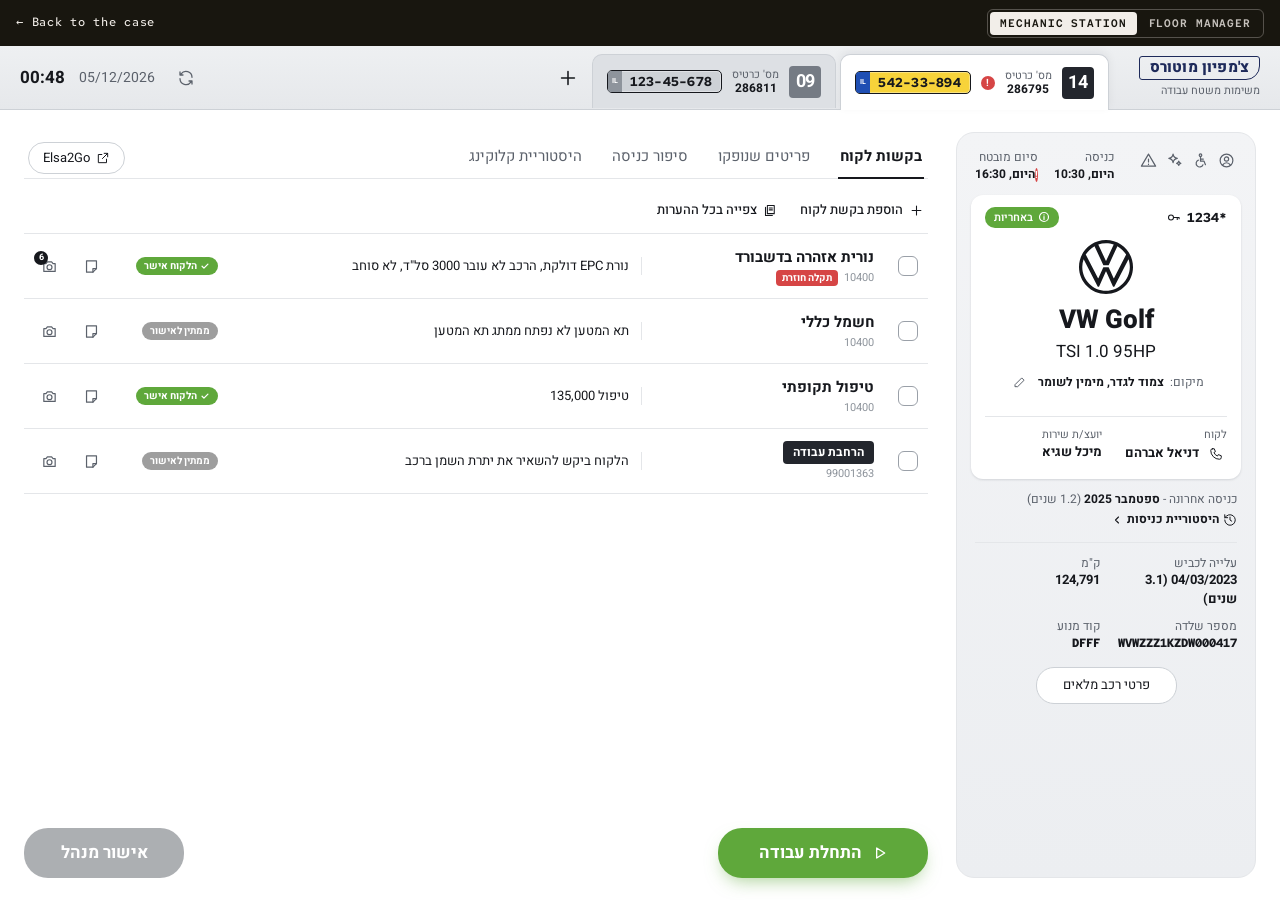
<file: champion-prototype.html>
<!doctype html>
<html lang="he" dir="rtl">
<head>
<meta charset="utf-8">
<meta name="viewport" content="width=device-width, initial-scale=1">
<title>Champion Service Floor · Prototype</title>
<meta name="description" content="Champion Motors paperless service floor — the wireframe prototype, rebuilt as working HTML. All data is fictional.">
<meta name="robots" content="noindex">
<link rel="preconnect" href="https://fonts.googleapis.com">
<link rel="preconnect" href="https://fonts.gstatic.com" crossorigin>
<link href="https://fonts.googleapis.com/css2?family=Heebo:wght@400;500;600;700;800&family=Red+Hat+Mono:wght@500;600&display=swap" rel="stylesheet">
<style>
/* The Champion Motors service-floor wireframe (originally Axure, 2022), rebuilt as one working page.
   Two stations share one state: the mechanic's workstation and the floor manager's board.
   Wireframe look on purpose: greys, black, the yellow plate, and status colors only. All data is fictional. */
:root {
  color-scheme: light;
  --bg: #F3F4F6; --panel: #FFFFFF; --soft: #F1F2F4; --soft-2: #E6E8EB; --line: #E4E6E9; --line-2: #CDD1D6;
  --ink: #16181D; --ink-2: #5B616B; --ink-3: #8E949C;
  --dark: #23262D; --navy: #1E2A5A;
  --plate: #F7D33A; --il: #1F4FB3; --green: #5FA83B; --green-d: #4A8A2B; --red: #D64545; --orange: #E99B2E;
  --scrim: rgba(16,18,24,.42);
  --sh1: 0 1px 2px rgba(16,24,40,.05), 0 1px 3px rgba(16,24,40,.08);
  --sh2: 0 10px 28px -6px rgba(16,24,40,.16), 0 2px 6px rgba(16,24,40,.06);
  --ease: cubic-bezier(.2,.8,.2,1);
  --fh: 'Heebo', 'Arial Hebrew', Arial, sans-serif;
  --fm: 'Red Hat Mono', ui-monospace, Menlo, monospace;
}
* { box-sizing: border-box; }
html, body { margin: 0; height: 100%; overflow: hidden; }
body { background: var(--bg); color: var(--ink); font-family: var(--fh); font-size: 14px; line-height: 1.4; }
button { font: inherit; color: inherit; background: none; border: 0; padding: 0; cursor: pointer; }
input { font: inherit; color: inherit; }
svg { display: block; flex: none; }
[hidden] { display: none !important; }

/* the frame around the prototype (portfolio context, English) */
.fbar { position: relative; z-index: 30; display: flex; align-items: center; gap: 18px; height: 46px; padding-left: max(16px, env(safe-area-inset-left, 0px)); padding-right: max(16px, env(safe-area-inset-right, 0px)); background: #18160F; color: #F2EEE9; font: 500 12px/1.3 var(--fm); letter-spacing: .06em; direction: ltr; }
.fbar a { color: inherit; text-decoration: none; white-space: nowrap; }
.fbar a:hover { text-decoration: underline; }
.roles { margin-left: auto; display: flex; gap: 2px; padding: 2px; border: 1px solid rgba(242,238,233,.28); border-radius: 6px; }
.roles button { padding: 6px 10px; border-radius: 4px; font: 600 11px/1 var(--fm); letter-spacing: .08em; text-transform: uppercase; color: rgba(242,238,233,.8); white-space: nowrap; }
.roles button[aria-pressed="true"] { background: #F2EEE9; color: #18160F; }

#stage { position: relative; height: calc(100% - 46px); overflow: hidden; }
#app { width: 1280px; transform-origin: top right; position: absolute; top: 0; right: 0; }
.narrow-note { position: absolute; left: 12px; right: 12px; bottom: 12px; z-index: 40; display: flex; gap: 12px; align-items: center; padding: 12px 14px; border-radius: 10px; background: #18160F; color: #F2EEE9; font: 500 12px/1.5 var(--fm); direction: ltr; box-shadow: 0 8px 24px rgba(0,0,0,.25); }
.narrow-note button { margin-left: auto; padding: 6px 10px; border: 1px solid rgba(242,238,233,.4); border-radius: 6px; font-size: 11px; color: inherit; }

.logo { display: inline-flex; align-items: center; padding: 3px 10px 4px; border: 1.5px solid var(--navy); border-radius: 3px 3px 14px 3px; color: var(--navy); font: 800 15px/1 var(--fh); letter-spacing: .01em; }

/* ── top bars ── */
.top { display: flex; align-items: flex-end; gap: 6px; height: 64px; padding: 0 20px; background: #EAEAEA; border-bottom: 1px solid var(--line); }
.brand { align-self: center; margin-left: 24px; }
.brand small { display: block; margin-top: 3px; color: var(--ink-2); font-size: 11px; }
.ctabs { display: flex; gap: 4px; align-self: flex-end; }
.ctab { display: flex; align-items: center; gap: 10px; height: 54px; padding: 0 14px; border: 1px solid var(--line); border-bottom: 0; border-radius: 8px 8px 0 0; background: #DCDCDC; }
.ctab.on { background: var(--panel); height: 56px; margin-bottom: -1px; }
.iron { display: grid; place-items: center; width: 32px; height: 32px; background: #6B6B6B; color: #fff; font: 700 18px/1 var(--fh); }
.ctab.on .iron, .mcard .iron { background: var(--dark); }
.cno { font-size: 11px; color: var(--ink-2); line-height: 1.2; }
.cno b { display: block; color: var(--ink); font-size: 12px; }
.plate { display: inline-block; padding: 4px 9px; border: 1.5px solid var(--ink); border-radius: 4px; background: #C9C9C9; font: 700 13px/1 var(--fm); letter-spacing: .02em; direction: ltr; white-space: nowrap; }
.ctab.on .plate, .plate.y { background: var(--plate); }
.plate.big { padding: 6px 12px; font-size: 16px; border-width: 2px; }
.dot-alert { width: 14px; height: 14px; border-radius: 50%; background: var(--red); color: #fff; font: 700 10px/14px var(--fh); text-align: center; }
.newtab { align-self: center; display: grid; place-items: center; width: 36px; height: 36px; border-radius: 50%; }
.newtab:hover, .ibtn:hover { background: rgba(0,0,0,.06); }
.clock { margin-right: auto; align-self: center; display: flex; align-items: center; gap: 14px; color: var(--ink-2); }
.clock b { color: var(--ink); font-size: 17px; }
.ibtn { display: grid; place-items: center; width: 34px; height: 34px; border-radius: 50%; position: relative; }
.badge-n { position: absolute; top: 2px; right: 2px; min-width: 16px; height: 16px; padding: 0 4px; border-radius: 8px; background: var(--red); color: #fff; font: 700 10px/16px var(--fh); text-align: center; }

/* ── workstation ── */
.ws { display: flex; gap: 28px; height: calc(100% - 64px); padding: 22px 24px 22px; background: var(--panel); }
.veh { flex: none; width: 300px; display: flex; flex-direction: column; gap: 0; padding: 14px; border-radius: 16px; background: var(--soft); overflow: auto; }
.veh-head { display: flex; justify-content: space-between; gap: 8px; padding: 2px 4px 12px; font-size: 12px; color: var(--ink-2); }
.veh-head b { display: block; color: var(--ink); }
.late { display: inline-flex; align-items: center; gap: 4px; }
.flags { display: flex; gap: 4px; align-items: flex-start; }
.flag { display: grid; place-items: center; width: 22px; height: 22px; border-radius: 50%; color: var(--ink-2); }
.flag[data-on="false"] { opacity: .25; }
.veh-card { padding: 12px 14px 14px; border-radius: 10px; background: var(--panel); }
.veh-card .row { display: flex; justify-content: space-between; align-items: center; }
.wbadge { display: inline-flex; align-items: center; gap: 5px; padding: 2px 8px; border-radius: 10px; background: var(--green); color: #fff; font-size: 11px; font-weight: 700; }
.wbadge.no { background: #9E9E9E; }
.keycode { display: inline-flex; align-items: center; gap: 6px; font: 700 13px/1 var(--fm); direction: ltr; }
.car { text-align: center; padding: 12px 0 10px; }
.mark { display: grid; place-items: center; width: 52px; height: 52px; margin: 0 auto 8px; border: 2.5px solid var(--ink); border-radius: 50%; font: 800 15px/1 var(--fh); letter-spacing: -.02em; direction: ltr; }
.car h2 { margin: 0; font-size: 26px; font-weight: 800; direction: ltr; }
.car p { margin: 2px 0 0; font-size: 17px; direction: ltr; }
.loc { display: flex; align-items: center; justify-content: center; gap: 6px; margin-top: 6px; font-size: 12px; color: var(--ink-2); }
.loc b { color: var(--ink); }
.loc form { display: flex; gap: 6px; }
.loc input { width: 150px; padding: 4px 6px; border: 1px solid var(--line-2); border-radius: 4px; font-size: 12px; }
.mini-btn { padding: 4px 8px; border-radius: 4px; background: var(--dark); color: #fff; font-size: 11px; font-weight: 600; }
.mini-btn.ghost { background: none; color: var(--ink-2); border: 1px solid var(--line-2); }
.people { display: grid; grid-template-columns: 1fr 1fr; gap: 8px; margin-top: 12px; padding-top: 10px; border-top: 1px solid var(--line); font-size: 11px; color: var(--ink-2); }
.people b { display: flex; align-items: center; gap: 6px; color: var(--ink); font-size: 13px; }
.phone-pop { position: relative; }
.pop { position: absolute; top: 24px; right: 0; z-index: 5; width: 190px; padding: 10px 12px; border: 1px solid var(--line); border-radius: 8px; background: var(--panel); box-shadow: 0 6px 18px rgba(0,0,0,.14); font-size: 12px; color: var(--ink-2); }
.pop div { display: flex; justify-content: space-between; padding: 3px 0; }
.pop span { color: var(--ink); font-family: var(--fm); direction: ltr; }
.veh-meta { padding: 12px 4px 0; font-size: 12px; color: var(--ink-2); }
.veh-meta .last { padding-bottom: 10px; border-bottom: 1px solid var(--line); }
.veh-meta .last b { color: var(--ink); }
.linkish { display: inline-flex; align-items: center; gap: 4px; margin-top: 4px; color: var(--ink); font-weight: 700; font-size: 12px; }
.linkish:hover { text-decoration: underline; }
.kv { display: grid; grid-template-columns: 1fr 1fr; gap: 10px 12px; padding-top: 12px; }
.kv b { display: block; color: var(--ink); font-size: 13px; }
.kv .mono { font-family: var(--fm); font-size: 12px; direction: ltr; text-align: right; }
.full-btn { align-self: center; margin-top: 16px; padding: 8px 26px; border: 1px solid var(--line-2); border-radius: 18px; background: var(--panel); font-size: 13px; }
.full-btn:hover, .pill-btn:hover { background: var(--soft); }

.main { flex: 1; min-width: 0; display: flex; flex-direction: column; }
.wtabs { display: flex; align-items: center; gap: 26px; padding: 6px 4px 0; border-bottom: 1px solid var(--line); }
.wtab { padding: 8px 2px 10px; color: var(--ink-2); font-size: 15px; border-bottom: 2.5px solid transparent; margin-bottom: -1px; }
.wtab[aria-selected="true"] { color: var(--ink); font-weight: 700; border-color: var(--ink); }
.pill-btn { display: inline-flex; align-items: center; gap: 6px; padding: 6px 14px; border: 1px solid var(--line-2); border-radius: 16px; font-size: 13px; }
.wtabs .pill-btn { margin-right: auto; }
.pane { flex: 1; min-height: 0; overflow: auto; padding-top: 12px; }
.req-tools { display: flex; gap: 22px; padding: 10px 4px 14px; font-size: 13px; }
.req-tools button { display: inline-flex; align-items: center; gap: 6px; font-weight: 500; }
.req-tools button:hover { text-decoration: underline; }
.reqs { border-top: 1px solid var(--line); }
.req { border-bottom: 1px solid var(--line); }
.req.done { background: #F3F3F3; }
.req-row { display: grid; grid-template-columns: 32px 220px minmax(0, 1fr) 100px 30px 30px; align-items: center; gap: 12px; min-height: 64px; padding: 8px 10px; }
.check { width: 20px; height: 20px; border: 2px solid var(--ink-2); border-radius: 3px; display: grid; place-items: center; background: var(--panel); }
.req.done .check { background: var(--dark); border-color: var(--dark); color: #fff; }
.rt { font-weight: 700; font-size: 15px; }
.rt small { display: flex; align-items: center; gap: 6px; margin-top: 2px; color: var(--ink-3); font-weight: 400; font-size: 11px; }
.rd { padding-right: 12px; border-right: 1px solid var(--line); font-size: 13px; }
.tag { display: inline-block; padding: 1px 6px; border-radius: 3px; background: var(--red); color: #fff; font-size: 10px; font-weight: 700; }
.tag.ext { padding: 3px 10px; border-radius: 4px; background: var(--dark); font-size: 12px; }
.ok-badge { justify-self: start; display: inline-flex; align-items: center; gap: 3px; padding: 2px 7px; border-radius: 4px; background: var(--green); color: #fff; font-size: 10px; font-weight: 700; white-space: nowrap; }
.ok-badge.wait { background: #9E9E9E; }
.ricon { position: relative; display: grid; place-items: center; width: 30px; height: 30px; border-radius: 6px; color: var(--ink-2); }
.ricon:hover { background: var(--soft); }
.ricon:disabled { cursor: default; background: none; }
.ricon i { position: absolute; top: 0; left: 0; min-width: 14px; height: 14px; border-radius: 7px; background: var(--ink); color: #fff; font: 700 9px/14px var(--fh); font-style: normal; text-align: center; }
.rnotes { padding: 0 54px 10px 10px; }
.rnote { display: flex; align-items: center; gap: 10px; padding: 4px 0; font-size: 12px; }
.av { display: grid; place-items: center; width: 26px; height: 26px; border-radius: 50%; background: #8C8C8C; color: #fff; font-size: 11px; font-weight: 700; flex: none; }
.av.lg { width: 36px; height: 36px; font-size: 14px; }
.rnote b { font-size: 12px; }
.rnote span { color: var(--ink-3); }

.tbl { width: 100%; border-collapse: collapse; font-size: 13px; }
.tbl th { padding: 8px 10px; background: var(--soft); color: var(--ink-2); font-size: 11px; font-weight: 500; text-align: right; }
.tbl td { padding: 16px 10px; border-bottom: 1px solid var(--line); vertical-align: middle; }
.tbl td.b { font-weight: 700; }
.tbl td small { display: block; color: var(--ink-2); font-size: 11px; font-weight: 400; }
.tbl .mono { font-family: var(--fm); font-size: 12px; direction: ltr; text-align: right; }
.chip { display: inline-block; padding: 2px 8px; border-radius: 9px; background: var(--dark); color: #fff; font-size: 10px; font-weight: 700; }
.chip.alt { background: #CFCFCF; color: var(--ink); }
.st { display: inline-flex; flex-direction: column; align-items: center; gap: 2px; font-size: 10px; font-weight: 700; }
.st span { padding: 1px 8px; border-radius: 8px; color: #fff; background: var(--green); }
.st.wait span { background: var(--orange); }
.st.off span { background: #9E9E9E; }
.empty { padding: 40px 0; color: var(--ink-3); text-align: center; }

.actions { display: flex; align-items: flex-end; justify-content: space-between; gap: 16px; padding-top: 18px; }
.act-start { display: flex; align-items: flex-end; gap: 22px; }
.who { display: block; margin-bottom: 4px; color: var(--ink-2); font-size: 11px; text-align: center; }
.big-btn { display: inline-flex; align-items: center; gap: 10px; min-width: 210px; justify-content: center; padding: 13px 28px; border-radius: 24px; background: var(--green); color: #fff; font-size: 17px; font-weight: 700; }
.big-btn.stop { background: var(--red); }
.big-btn.grey { min-width: 160px; background: #5C5C5C; }
.big-btn:disabled { opacity: .45; cursor: not-allowed; }
.add-worker { display: inline-flex; align-items: center; gap: 4px; margin-bottom: 14px; color: var(--ink-2); font-size: 12px; }
.add-worker:hover { color: var(--ink); text-decoration: underline; }

/* ── job search ── */
.search { height: calc(100% - 64px); padding-top: 120px; background: var(--panel); text-align: center; }
.search h2 { margin: 0 0 18px; font-size: 28px; font-weight: 600; }
.sfield { display: flex; align-items: center; gap: 10px; width: 440px; margin: 0 auto; padding: 8px 16px; border: 1px solid var(--line-2); border-radius: 22px; }
.sfield input { flex: 1; border: 0; outline: 0; background: none; font-size: 14px; }
.results { width: 520px; margin: 26px auto 0; text-align: right; }
.result { display: grid; grid-template-columns: auto 1fr auto auto; align-items: center; gap: 18px; width: 100%; padding: 14px 10px; border-bottom: 1px solid var(--line); }
.result:hover { background: var(--soft); }
.result .mark { width: 38px; height: 38px; margin: 0; font-size: 11px; border-width: 2px; }
.result .model { font-weight: 700; direction: ltr; text-align: left; }
.result .model small { display: block; font-weight: 400; font-size: 11px; color: var(--ink-2); }
.hint { margin-top: 14px; color: var(--ink-3); font-size: 12px; }

/* ── manager ── */
.mtop .stabs { display: flex; gap: 4px; align-self: flex-end; }
.stab { display: flex; align-items: center; gap: 8px; height: 44px; padding: 0 22px; border: 1px solid var(--line); border-bottom: 0; border-radius: 8px 8px 0 0; background: #DCDCDC; color: var(--ink-2); font-size: 14px; }
.stab[aria-selected="true"] { background: var(--panel); color: var(--ink); font-weight: 700; height: 48px; margin-bottom: -1px; }
.cnt { display: inline-grid; place-items: center; min-width: 20px; height: 18px; padding: 0 5px; border-radius: 4px; color: #fff; font-size: 11px; font-weight: 700; }
.views { display: flex; gap: 2px; padding: 2px; border-radius: 6px; background: #D2D2D2; }
.views button { display: grid; place-items: center; width: 28px; height: 24px; border-radius: 4px; color: var(--ink-2); }
.views button[aria-pressed="true"] { background: #8A8A8A; color: #fff; }
.board { position: relative; height: calc(100% - 64px); background: var(--panel); }
.lane { display: flex; gap: 26px; height: 100%; padding: 22px 24px 120px; overflow-x: auto; overflow-y: hidden; }
.lane.grid { flex-wrap: wrap; overflow-y: auto; align-content: flex-start; }
.slot { flex: none; width: 292px; }
.slot > .pn { margin: 0 4px 6px; color: var(--ink-3); font-size: 15px; }
.mcard { position: relative; display: flex; flex-direction: column; border: 1px solid var(--line); border-radius: 6px; background: var(--panel); box-shadow: 0 2px 8px rgba(0,0,0,.07); }
.mcard .plate { position: absolute; top: -12px; left: 50%; transform: translateX(-50%); }
.mc-head { display: flex; justify-content: space-between; align-items: flex-start; padding: 12px 12px 8px; }
.mc-id { display: flex; gap: 8px; align-items: center; }
.mc-id .cno small { display: block; color: var(--ink-3); font-size: 10px; }
.mc-times { display: flex; justify-content: space-between; padding: 6px 12px 10px; font-size: 12px; color: var(--ink-2); }
.mc-times b { color: var(--ink); }
.mc-car { margin: 0 8px; padding: 10px 10px 8px; border-radius: 4px; background: var(--soft); }
.mc-car .row { display: flex; justify-content: space-between; align-items: center; font-size: 11px; color: var(--ink-2); }
.mc-car .car { padding: 6px 0 4px; }
.mc-car .mark { width: 40px; height: 40px; font-size: 12px; border-width: 2px; margin-bottom: 4px; }
.mc-car .car h2 { font-size: 19px; }
.mc-car .car p { font-size: 13px; }
.mc-reqs { position: relative; height: 150px; overflow: hidden; padding: 4px 12px 0; }
.mc-reqs::after { content: ""; position: absolute; left: 0; right: 0; bottom: 0; height: 36px; background: linear-gradient(transparent, var(--panel)); }
.mc-req { padding: 7px 0; border-bottom: 1px solid var(--line); font-size: 11px; color: var(--ink-2); }
.mc-req b { display: flex; align-items: center; gap: 6px; color: var(--ink); font-size: 12px; }
.mc-req.done b { text-decoration: line-through; color: var(--ink-3); }
.mc-foot { display: flex; gap: 8px; padding: 10px 12px 12px; }
.mc-foot button { flex: 1; padding: 7px 0; border-radius: 16px; font-size: 12px; }
.mc-foot .o { border: 1px solid var(--line-2); }
.mc-foot .o:hover { background: var(--soft); }
.mc-foot .f { background: #8A8A8A; color: #fff; }
.mc-foot .f.g { background: var(--green); }
.mc-foot .f:hover { filter: brightness(.92); }
.mc-state { display: flex; align-items: center; gap: 8px; margin: 8px 12px 0; padding: 7px 10px; border-radius: 4px; background: #FFF4E0; font-size: 12px; }
.mc-state.ok { background: #E9F4E1; }
.mc-state .av { width: 22px; height: 22px; font-size: 10px; }

.drawer { position: absolute; left: 0; right: 0; bottom: 0; z-index: 6; }
.dtabs { display: flex; gap: 2px; padding: 0 24px; direction: ltr; justify-content: flex-start; }
.dtab { padding: 5px 16px; border: 1px solid var(--line); border-bottom: 0; border-radius: 6px 6px 0 0; background: #E0E0E0; color: var(--ink-2); font-size: 12px; }
.dtab[aria-selected="true"] { background: #6E6E6E; color: #fff; font-weight: 700; }
.dbody { display: flex; gap: 6px; height: 96px; padding: 12px 24px; overflow-x: auto; background: #E6E6E6; border-top: 1px solid var(--line); }
.drawer.assign .dbody { background: #FFF4D6; }
.assign-msg { position: absolute; bottom: 104px; right: 24px; display: flex; align-items: center; gap: 12px; padding: 8px 14px; border-radius: 6px; background: var(--ink); color: #fff; font-size: 13px; }
.assign-msg button { color: #fff; text-decoration: underline; font-size: 12px; }
.wk { flex: none; display: flex; flex-direction: column; align-items: center; gap: 4px; width: 80px; font-size: 11px; }
.wk .av { position: relative; width: 44px; height: 44px; font-size: 14px; background: #9A9A9A; }
.wk .av::after { content: ""; position: absolute; top: 0; right: 0; width: 11px; height: 11px; border: 2px solid #E6E6E6; border-radius: 50%; background: var(--green); }
.wk[data-s="busy"] .av::after { background: var(--orange); }
.wk[data-s="alert"] .av::after { background: var(--red); }
.wk b { font-size: 12px; white-space: nowrap; }
.wk small { color: var(--ink-3); }
.drawer.assign .wk[data-s="free"] .av { outline: 2px dashed var(--ink); outline-offset: 2px; }
.drawer.assign .wk[data-s="busy"] { opacity: .45; }
.station { flex: none; width: 150px; padding: 8px 10px; border: 1px solid var(--line-2); border-radius: 6px; background: var(--panel); font-size: 12px; }
.station b { display: block; }
.station small { color: var(--ink-3); }
.notif { position: absolute; top: 58px; left: 70px; z-index: 12; width: 330px; max-height: 420px; overflow: auto; border: 1px solid var(--line); border-radius: 8px; background: var(--panel); box-shadow: 0 10px 28px rgba(0,0,0,.18); }
.notif h3 { margin: 0; padding: 12px 14px; border-bottom: 1px solid var(--line); font-size: 14px; }
.ni { display: grid; grid-template-columns: 1fr auto; gap: 2px 10px; padding: 10px 14px; border-bottom: 1px solid var(--line); font-size: 12px; color: var(--ink-2); }
.ni b { color: var(--ink); font-size: 13px; }
.ni time { grid-row: 1 / span 2; grid-column: 2; color: var(--ink-3); }
.ni.new { background: #FFF8E6; }

/* ── modals ── */
.scrim { position: absolute; inset: 0; z-index: 20; background: var(--scrim); display: flex; align-items: center; justify-content: flex-end; padding: 24px 24px 24px 24px; }
.scrim.center { justify-content: center; }
.modal { position: relative; display: flex; flex-direction: column; width: 560px; max-height: 100%; background: var(--panel); box-shadow: 0 10px 40px rgba(0,0,0,.22); }
.modal.wide { width: 1080px; height: 100%; }
.modal.left { margin-left: auto; margin-right: 330px; height: 100%; }
.mhead { display: flex; align-items: center; justify-content: space-between; gap: 12px; padding: 16px 20px; border-bottom: 1px solid var(--line); }
.mhead h3 { margin: 0; font-size: 18px; }
.mbody { flex: 1; min-height: 0; overflow: auto; padding: 18px 20px; }
.mfoot { display: flex; justify-content: center; padding: 14px 20px; border-top: 1px solid var(--line); }
.black-btn { min-width: 180px; padding: 10px 24px; border-radius: 20px; background: var(--ink); color: #fff; font-weight: 700; }
.black-btn:disabled { opacity: .35; cursor: not-allowed; }
.xbtn { display: grid; place-items: center; width: 32px; height: 32px; border-radius: 50%; }
.xbtn:hover { background: var(--soft); }
.ctx { display: flex; align-items: center; gap: 12px; padding: 10px 6px 14px; border-bottom: 1px solid var(--line); }
.ctx .rt { white-space: nowrap; }
.ctx .rd { flex: 1; }
.ident { width: 230px; margin: 10px auto; padding: 18px 16px; border: 1.5px dashed var(--line-2); border-radius: 8px; text-align: center; }
.swipe { display: flex; flex-direction: column; align-items: center; gap: 6px; width: 100%; padding: 8px; border-radius: 6px; font-weight: 700; }
.swipe:hover { background: var(--soft); }
.or { display: flex; align-items: center; gap: 8px; justify-content: center; margin: 8px 0; font-weight: 700; }
.or::before, .or::after { content: ""; width: 12px; height: 1px; background: var(--ink); }
.ident input { width: 100%; padding: 8px 2px; border: 0; border-bottom: 1px solid var(--line-2); outline: 0; font-size: 12px; text-align: right; }
.ident h4 { margin: 14px 0 4px; color: var(--ink-3); font-size: 10px; font-weight: 500; text-align: right; }
.wpick { display: flex; align-items: center; gap: 10px; width: 100%; padding: 7px 4px; border-radius: 6px; text-align: right; }
.wpick:hover { background: var(--soft); }
.wpick small { display: block; color: var(--ink-3); font-size: 10px; }
.wpick b { font-size: 13px; }
.compose { padding: 14px 0; }
.compose .by { display: flex; align-items: center; gap: 10px; margin-bottom: 10px; font-weight: 700; }
.compose form { display: flex; gap: 12px; align-items: center; }
.compose input[type=text] { flex: 1; padding: 8px 2px; border: 0; border-bottom: 1px solid var(--line-2); outline: 0; }
.lang { display: flex; align-items: center; gap: 4px; margin: 10px 0; font-size: 12px; color: var(--ink-2); }
.chips { display: flex; flex-wrap: wrap; gap: 6px; }
.chips button { padding: 4px 10px; border: 1px solid var(--line-2); border-radius: 12px; background: var(--soft); font-size: 11px; }
.chips button:hover { background: var(--soft-2); }
.note-item { display: flex; gap: 10px; padding: 10px 0; }
.note-bubble { padding: 8px 12px; border-radius: 8px; background: var(--soft); font-size: 13px; }
.note-bubble small { display: block; color: var(--ink-3); font-size: 11px; }
.note-meta { margin-top: 3px; color: var(--ink-3); font-size: 10px; }
.add-line { display: flex; align-items: center; justify-content: center; gap: 6px; width: 100%; margin-top: 12px; padding: 12px; border: 1px solid var(--line-2); border-radius: 4px; font-weight: 600; font-size: 13px; }
.add-line:hover { background: var(--soft); }
.media-main { position: relative; display: grid; place-items: center; height: 300px; margin-top: 16px; border-radius: 6px; background: repeating-linear-gradient(45deg, #DDDDDD 0 14px, #D2D2D2 14px 28px); color: var(--ink-2); font-size: 13px; }
.media-main .ph { display: flex; flex-direction: column; align-items: center; gap: 6px; padding: 12px 18px; border-radius: 8px; background: rgba(255,255,255,.85); }
.thumbs { display: flex; gap: 10px; margin-top: 12px; }
.thumb { flex: 1; height: 64px; border-radius: 4px; background: #D6D6D6; display: grid; place-items: center; color: var(--ink-2); border: 2px solid transparent; }
.thumb[aria-pressed="true"] { border-color: var(--ink); }
.cats { display: grid; grid-template-columns: 1fr 1fr; gap: 0; margin-top: 10px; border: 1px solid var(--line-2); height: 280px; }
.cats div { overflow: auto; border-left: 1px solid var(--line-2); }
.cats div:last-child { border-left: 0; }
.cats button { display: block; width: 100%; padding: 4px 10px; text-align: right; font-size: 12px; }
.cats button:hover { background: var(--soft); }
.cats button[aria-pressed="true"] { background: #CFCFCF; font-weight: 700; }
.msearch { display: flex; align-items: center; gap: 8px; padding: 8px 12px; border: 1px solid var(--line-2); border-radius: 4px; }
.msearch input { flex: 1; border: 0; outline: 0; }
.lbl { margin: 14px 0 6px; color: var(--ink-2); font-size: 12px; }
.finish-opts { display: grid; gap: 10px; }
.finish-opts button { padding: 16px; border: 1px solid var(--line-2); border-radius: 8px; font-size: 15px; font-weight: 600; text-align: right; }
.finish-opts button:hover { background: var(--soft); border-color: var(--ink); }
.vtabs { display: flex; gap: 22px; border-bottom: 1px solid var(--line); margin-bottom: 14px; }
.kvgrid { display: grid; grid-template-columns: repeat(4, 1fr); gap: 16px 20px; font-size: 12px; color: var(--ink-2); }
.kvgrid b { display: block; color: var(--ink); font-size: 14px; }
.kvgrid .mono { font-family: var(--fm); direction: ltr; text-align: right; }
.sec-h { margin: 22px 0 8px; font-size: 14px; font-weight: 700; }

.toast { position: absolute; bottom: 24px; left: 50%; z-index: 50; transform: translateX(-50%); padding: 10px 18px; border-radius: 20px; background: var(--ink); color: #fff; font-size: 13px; box-shadow: 0 6px 18px rgba(0,0,0,.2); white-space: nowrap; }

/* ── polish layer: same wireframe language, more depth and care ── */
body { -webkit-font-smoothing: antialiased; }
.top { background: linear-gradient(#EEF0F2, #E6E8EB); border-bottom-color: var(--line-2); }
.ctab { border-color: var(--line-2); background: #DDE0E4; border-radius: 10px 10px 0 0; transition: background .2s; }
.ctab:hover { background: #E6E9EC; }
.ctab.on { box-shadow: 0 -3px 10px rgba(16,24,40,.06); }
.iron { border-radius: 4px; background: #757B84; letter-spacing: -.02em; }
.plate { position: relative; padding: 4px 9px 4px 22px; border-radius: 5px; background: #CDD1D6; box-shadow: inset 0 0 0 1px rgba(255,255,255,.35); }
.plate::before { content: "IL"; position: absolute; top: 0; bottom: 0; left: 0; width: 14px; display: grid; place-items: center; border-radius: 3px 0 0 3px; background: #8E949C; color: #fff; font: 700 7px/1 var(--fh); letter-spacing: 0; }
.ctab.on .plate::before, .plate.y::before { background: var(--il); }
.plate.big { padding-left: 28px; }
.mark { width: 54px; height: 54px; border: 0; border-radius: 50%; color: var(--ink); }
.mark svg { width: 100%; height: 100%; }
.mc-car .mark { width: 40px; height: 40px; }
.result .mark { width: 36px; height: 36px; }
.ws { background: var(--panel); }
.veh { background: linear-gradient(180deg, #F3F4F6, #ECEEF1); border: 1px solid var(--line); border-radius: 18px; }
.veh-card { border-radius: 12px; box-shadow: var(--sh1); }
.wbadge { padding: 3px 9px; font-weight: 600; }
.full-btn, .pill-btn { transition: background .2s, border-color .2s; }
.wtab { transition: color .2s, border-color .2s; }
.wtab:hover { color: var(--ink); }
.req { transition: background .2s; }
.req:hover { background: #FAFBFC; }
.req.done { background: #F6F7F8; }
.req.done .rt, .req.done .rd { color: var(--ink-3); }
.check { border: 1.75px solid #9AA0A8; border-radius: 6px; transition: background .2s, border-color .2s, transform .15s; }
.check:hover { border-color: var(--ink); }
.check:active { transform: scale(.92); }
.req.done .check { background: var(--green); border-color: var(--green); }
.ok-badge { border-radius: 10px; padding: 2px 8px; }
.tag { border-radius: 4px; }
.tbl th { background: #F3F4F6; border-radius: 0; font-weight: 600; letter-spacing: .01em; }
.tbl tbody tr { transition: background .2s; }
.tbl tbody tr:hover { background: #FAFBFC; }
.big-btn { box-shadow: 0 8px 18px -6px rgba(95,168,59,.55); transition: transform .2s var(--ease), box-shadow .2s, filter .2s; }
.big-btn:not(:disabled):hover { transform: translateY(-1px); filter: brightness(1.04); }
.big-btn.stop { box-shadow: 0 8px 18px -6px rgba(214,69,69,.55); }
.big-btn.grey { box-shadow: 0 8px 18px -8px rgba(16,24,40,.45); background: #4A4F57; }
.big-btn:disabled { box-shadow: none; }
.stab { border-color: var(--line-2); background: #DDE0E4; border-radius: 10px 10px 0 0; transition: background .2s; }
.stab:hover { background: #E6E9EC; }
.stab[aria-selected="true"] { box-shadow: 0 -3px 10px rgba(16,24,40,.06); }
.cnt { border-radius: 5px; }
.lane { background: linear-gradient(var(--panel), #FAFBFC); }
.mcard { border-color: var(--line); border-radius: 12px; box-shadow: var(--sh1); transition: box-shadow .25s var(--ease), transform .25s var(--ease); }
.mcard:hover { box-shadow: var(--sh2); transform: translateY(-2px); }
.mc-car { border-radius: 8px; background: linear-gradient(180deg, #F3F4F6, #ECEEF1); }
.mc-state { border-radius: 8px; }
.mc-foot button { transition: background .2s, filter .2s; }
.mc-foot .f { background: #4A4F57; }
.dbody { background: #ECEEF1; border-top-color: var(--line-2); }
.dtab { border-color: var(--line-2); background: #DDE0E4; border-radius: 8px 8px 0 0; }
.dtab[aria-selected="true"] { background: #4A4F57; }
.wk .av { box-shadow: 0 0 0 3px #fff, var(--sh1); transition: transform .2s var(--ease); }
.wk:hover .av { transform: translateY(-2px); }
.wk .av::after { border-color: #fff; }
.av { background: #7C828B; }
.modal { border-radius: 14px; overflow: hidden; box-shadow: 0 24px 60px -12px rgba(16,24,40,.35); }
.scrim.enter { animation: aic-fade .2s ease both; }
.scrim.enter .modal { animation: aic-pop .28s var(--ease) both; }
@keyframes aic-fade { from { opacity: 0; } }
@keyframes aic-pop { from { opacity: 0; transform: translateY(10px) scale(.985); } }
.black-btn { transition: transform .2s var(--ease), opacity .2s; }
.black-btn:not(:disabled):hover { transform: translateY(-1px); }
.chips button { transition: background .2s, border-color .2s; }
.chips button:hover { border-color: var(--ink-3); }
.toast { animation: aic-toast .3s var(--ease) both; }
@keyframes aic-toast { from { opacity: 0; transform: translate(-50%, 8px); } }
.notif { border-radius: 12px; }
.sfield { box-shadow: var(--sh1); }
@media (prefers-reduced-motion: reduce) { *, *::before, *::after { animation: none !important; transition: none !important; } }

/* grid view: the original's landscape cards, two rows, scrolling sideways */
.lane.grid { display: grid; grid-auto-flow: column; grid-template-rows: repeat(2, minmax(308px, 1fr)); grid-auto-columns: 520px; gap: 16px 26px; padding-bottom: 118px; overflow: auto; flex-wrap: nowrap; }
.slot.wide { width: auto; min-height: 0; display: flex; flex-direction: column; }
.mcard.wide { flex: 1; min-height: 0; flex-direction: row; }
.mcard.wide .wc-side { flex: none; width: 250px; padding-bottom: 10px; border-left: 1px solid var(--line); }
.mcard.wide .wc-main { flex: 1; min-width: 0; display: flex; flex-direction: column; }
.wc-top { display: flex; justify-content: space-between; align-items: center; padding: 14px 12px 6px; font-size: 13px; }
.wstate { margin: 0 12px 4px; padding: 4px 8px; border-radius: 6px; background: #FFF4E0; font-size: 11px; }
.wstate.ok { background: #E9F4E1; }
.mcard.wide .mc-reqs { flex: 1; height: auto; min-height: 0; }
.mcard.wide .wc-side { overflow: hidden; }
.mcard.wide .mc-times { flex-direction: column; gap: 2px; }
.mcard.wide .mc-car .car h2 { font-size: 17px; }

/* drag and drop on the manager board */
.lane .mcard { cursor: grab; -webkit-user-select: none; user-select: none; }
body.dragmode, body.dragmode * { cursor: grabbing !important; }
.slot.dragging .mcard { opacity: .32; box-shadow: none; transform: none; outline: 2px dashed var(--line-2); outline-offset: -2px; }
.slot.dragging .pn { opacity: .4; }
.drag-ghost { position: fixed; top: 0; left: 0; z-index: 100; width: 250px; pointer-events: none; transform-origin: 0 0; direction: rtl; }
.drag-ghost .gi { position: relative; padding: 24px 12px 12px; border-radius: 12px; background: var(--panel); box-shadow: 0 24px 48px -12px rgba(16,24,40,.38), 0 4px 10px rgba(16,24,40,.08); rotate: -2deg; animation: ghost-in .18s var(--ease) both; transition: scale .18s var(--ease), rotate .18s var(--ease); }
.drag-ghost .plate { position: absolute; top: -13px; left: 50%; translate: -50% 0; }
.drag-ghost .mc-car { margin: 0; text-align: center; }
.drag-ghost.over-wk .gi { scale: .78; rotate: 0deg; }
@keyframes ghost-in { from { scale: .9; opacity: .5; } }
.drag-msg { pointer-events: none; }
body.dragassign .wk[data-s="free"] .av { outline: 2px dashed var(--green); outline-offset: 3px; }
body.dragassign .wk:not([data-s="free"]) { opacity: .45; }
.wk.drop .av { outline: 3px solid var(--green) !important; outline-offset: 3px; transform: scale(1.14); }
.wk.nodrop .av { outline: 2px solid var(--red) !important; outline-offset: 3px; }

@media (max-width: 860px) {
  .fbar { gap: 10px; }
}
@media (max-width: 520px) { .fbar .lg { display: none; } .roles button { padding: 6px 8px; } }
</style>
<script src="assets/track.js?v=5" async></script>
</head>
<body>
<div class="fbar">
  <a href="champion-motors.html#ch-design">&larr; <span class="lg">Back to the </span>case</a>
  <div class="roles" role="group" aria-label="Station">
    <button type="button" data-act="role" data-v="ws">Mechanic<span class="lg"> station</span></button>
    <button type="button" data-act="role" data-v="mgr"><span class="lg">Floor </span>manager</button>
  </div>
</div>
<div id="stage"><div id="app"></div></div>

<script>
(function () {
'use strict';
// ── icons (simple line set, wireframe weight) ──
var P = {
  plus: '<path d="M12 5v14M5 12h14"/>', search: '<circle cx="11" cy="11" r="6.5"/><path d="m20 20-4.2-4.2"/>',
  refresh: '<path d="M20 11a8 8 0 0 0-14.5-4.5M4 4v4h4M4 13a8 8 0 0 0 14.5 4.5M20 20v-4h-4"/>',
  bell: '<path d="M6 9a6 6 0 0 1 12 0c0 6 2.5 7.5 2.5 7.5h-17S6 15 6 9M10 20a2 2 0 0 0 4 0"/>',
  x: '<path d="M6 6l12 12M18 6 6 18"/>', check: '<path d="m5 12.5 4.5 4.5L19 7.5"/>',
  camera: '<path d="M4 8h3l2-2.5h6L17 8h3v11H4z"/><circle cx="12" cy="13" r="3.5"/>',
  note: '<path d="M5 4h14v11l-5 5H5z"/><path d="M14 20v-5h5"/>',
  notes: '<path d="M7 4h11v13H7z"/><path d="M4 7v13h11"/><path d="M10 8h5M10 11h5"/>',
  person: '<circle cx="12" cy="12" r="9"/><circle cx="12" cy="10" r="3"/><path d="M6.5 18.5c1.3-2.2 3.2-3.3 5.5-3.3s4.2 1.1 5.5 3.3"/>',
  access: '<circle cx="12" cy="4.5" r="1.8"/><path d="M12 7v6h5l2 5M12 10h4"/><path d="M9 11.5A5 5 0 1 0 15.5 18"/>',
  spark: '<path d="M10 3c.6 4 2 5.4 6 6-4 .6-5.4 2-6 6-.6-4-2-5.4-6-6 4-.6 5.4-2 6-6zM18 13c.3 2 1 2.7 3 3-2 .3-2.7 1-3 3-.3-2-1-2.7-3-3 2-.3 2.7-1 3-3z"/>',
  warn: '<path d="M12 3 2 20h20z"/><path d="M12 10v4M12 17v.5"/>',
  key: '<circle cx="8" cy="12" r="4"/><path d="M12 12h9M18 12v3M21 12v2"/>', pin: '<path d="M12 21s-6-5.5-6-11a6 6 0 0 1 12 0c0 5.5-6 11-6 11z"/><circle cx="12" cy="10" r="2"/>',
  phone: '<path d="M6 3h3l2 5-2.5 1.5a11 11 0 0 0 6 6L16 13l5 2v3a3 3 0 0 1-3 3A15 15 0 0 1 3 6a3 3 0 0 1 3-3z"/>',
  pencil: '<path d="M4 20h4L19 9l-4-4L4 16z"/>', history: '<path d="M3 12a9 9 0 1 0 3-6.7L3 8M3 3v5h5M12 7v5l3 2"/>',
  ext: '<path d="M14 4h6v6M20 4l-9 9M18 14v6H4V6h6"/>', play: '<path d="M7 4.5v15l12-7.5z"/>', stop: '<rect x="6" y="6" width="12" height="12" rx="1"/>',
  cols: '<rect x="4" y="4" width="6" height="16" rx="1"/><rect x="14" y="4" width="6" height="16" rx="1"/>',
  grid: '<rect x="4" y="4" width="7" height="7" rx="1"/><rect x="13" y="4" width="7" height="7" rx="1"/><rect x="4" y="13" width="7" height="7" rx="1"/><rect x="13" y="13" width="7" height="7" rx="1"/>',
  badge: '<rect x="6" y="3" width="12" height="18" rx="2"/><path d="M10 3v3h4V3"/><circle cx="12" cy="11" r="2.5"/><path d="M8.5 17c.7-1.6 2-2.4 3.5-2.4s2.8.8 3.5 2.4"/>',
  chevL: '<path d="m15 6-6 6 6 6"/>', chevR: '<path d="m9 6 6 6-6 6"/>', chevD: '<path d="m6 9 6 6 6-6"/>', info: '<circle cx="12" cy="12" r="9"/><path d="M12 11v6M12 7.5v.5"/>',
  share: '<circle cx="6" cy="12" r="2.5"/><circle cx="18" cy="6" r="2.5"/><circle cx="18" cy="18" r="2.5"/><path d="m8.2 10.8 7.6-3.6M8.2 13.2l7.6 3.6"/>',
  dots: '<circle cx="5" cy="12" r="1.3"/><circle cx="12" cy="12" r="1.3"/><circle cx="19" cy="12" r="1.3"/>', img: '<rect x="3" y="5" width="18" height="14" rx="2"/><circle cx="9" cy="10" r="2"/><path d="m3 17 5-4 4 3 3-2 6 4"/>'
};
function ic(n, s, w) { return '<svg width="' + (s || 18) + '" height="' + (s || 18) + '" viewBox="0 0 24 24" fill="none" stroke="currentColor" stroke-width="' + (w || 1.7) + '" stroke-linecap="round" stroke-linejoin="round" aria-hidden="true">' + P[n] + '</svg>'; }
function esc(s) { return String(s).replace(/[&<>"]/g, function (c) { return { '&': '&amp;', '<': '&lt;', '>': '&gt;', '"': '&quot;' }[c]; }); }
function initials(n) { var p = n.split(' '); return (p[0][0] || '') + (p[1] ? p[1][0] : ''); }
function pad(n) { return (n < 10 ? '0' : '') + n; }
function now() { var d = new Date(); return pad(d.getHours()) + ':' + pad(d.getMinutes()); }
function today() { var d = new Date(); return pad(d.getDate()) + '/' + pad(d.getMonth() + 1) + '/' + d.getFullYear(); }

// ── data (all fictional) ──
var WORKERS = [
  { n: 'נועה ברק', id: '12', s: 'free' }, { n: 'בר דורון', id: '32', s: 'free' }, { n: 'איגור לוין', id: '09', s: 'busy' },
  { n: 'יואב שמש', id: '45', s: 'busy' }, { n: 'רון בלום', id: '07', s: 'free' }, { n: 'ענבל קדמי', id: '10', s: 'alert' },
  { n: 'אלון שרף', id: '08', s: 'busy' }, { n: 'אסף עמית', id: '06', s: 'free' }, { n: 'מאיה סגל', id: '05', s: 'free' },
  { n: 'סאמר חטיב', id: '04', s: 'free' }, { n: 'דור כרמל', id: '03', s: 'free' }, { n: 'עידו מנור', id: '02', s: 'free' },
  { n: 'תומר רז', id: '01', s: 'free' }
];
var STATIONS = ['עמדה 1 · הרמה', 'עמדה 2 · הרמה', 'עמדה 3 · חשמלאות', 'עמדה 4 · מיזוג', 'עמדה 5 · צמיגים', 'עמדה 6 · שטיפה'];
var CATS = {
  'ביקורת/קמפיין': ['ביקורת/קמפיין קיץ', 'ביקורת/קמפיין חורף'],
  'נורית אזהרה בדשבורד': ['נורת מנוע', 'נורת EPC', 'נורת ABS', 'נורת כרית אוויר'],
  'מנוע': ['רעש חריג', 'רעידות', 'איבוד כוח', 'דליפת שמן'],
  'בלמים': ['בלימה קשה', 'חריקה בבלימה', 'רפידות שחוקות'],
  'תיבת הילוכים': ['העברה קשה', 'מכה בהעברה'],
  'מיזוג אוויר': ['לא מקרר', 'ריח מהמזגן', 'חדירת מים'],
  'חשמל כללי': ['תא מטען לא נפתח', 'חלון לא עולה', 'מצבר חלש'],
  'צמיגים': ['תקר', 'שחיקה לא אחידה', 'החלפת צמיגים'],
  'מולטימדיה': ['מסך לא נדלק', 'בלוטות\' לא מתחבר'],
  'גוף רכב': ['שריטה', 'פנס שבור']
};
var CHIPS = ['נבדק ונמצא תקין', 'הוחלף ובוצע', 'ממתין לחלקים', 'ממתין שהלקוח יאשר', 'ממתין לשמאי', 'לאחר פירוק גלגלים, הבלמים נמצאו תקינים', 'הוחלפו רפידות קדמיות', 'הוחלפו רפידות אחוריות'];

function R(t, code, d, o) { o = o || {}; return { t: t, code: code, d: d, tag: o.tag || '', ok: o.ok !== false, done: !!o.done, notes: o.notes || [], media: o.media || 0 }; }
function card(o) {
  var c = {
    iron: '', no: '', plate: '', brand: 'VW', model: '', trim: '', warranty: true, entry: 'היום, 10:00', promised: 'היום, 15:30', late: false,
    loc: 'חניה מס\' 3', key: '1234*', customer: 'דניאל אברהם', advisor: 'מיכל שגיא', home: '03-5550142', mobile: '050-5550187',
    flags: { wait: false, access: false, fresh: false, safety: false }, status: 'before', worker: '', review: false,
    last: 'ספטמבר 2025', lastAgo: '(1.2 שנים)', road: '04/03/2023 (3.1 שנים)', km: '124,791', vin: 'WVWZZZ1KZDW000417', engine: 'DFFF',
    reqs: [], parts: [], story: [], clock: [], working: [], startedAt: null
  };
  for (var k in o) c[k] = o[k];
  return c;
}
var STORY14 = [
  ['18/10/2025', '15:37', 'קבלת הרכב', '', 'מיכל שגיא', 'ok'],
  ['30/10/2025', '04:14', 'רכב עומד - שהות ממושכת', '', 'מיכל שגיא', 'wait'],
  ['31/10/2025', '15:18', 'הגשת בקשה להשכרת רכב', 'תקופת השכרה: 29/10 - 01/11', 'עומר לב', 'ok'],
  ['31/10/2025', '15:22', 'אישור השכרת רכב', 'תקופת השכרה: 29/10 - 01/11', 'עומר לב', 'ok'],
  ['01/11/2025', '10:00', 'סיום השכרת רכב', '', 'עומר לב', 'ok'],
  ['02/11/2025', '15:12', 'העברה לחשמלאות', '', 'מיכל שגיא', 'wait'],
  ['03/11/2025', '10:08', 'הערה פנימית', 'הלקוח ביקש עדכון טלפוני לפני כל תוספת', 'מיכל שגיא', 'off']
];
var S = {
  role: 'app', view: 'ws', wsTab: 'req', open: ['14', '09'], active: '14', searchQ: '', searchDone: false,
  mgrTab: 'before', layout: 'cols', drawer: 'workers', assignFor: '', notifOpen: false, unread: 2, narrowDismissed: false,
  notifs: [
    { b: 'עובד פנוי', t: 'נועה ברק פנויה לעבודה', at: '11:00' },
    { b: 'אי עמידה בזמנים', t: 'סקודה פאביה 123-45-678 מתקרבת לשעת הסיום המובטח', at: '11:45' },
    { b: 'רכב חדש לפני כניסה', t: 'פולקסווגן פולו 611-20-305 נכנס לעדיפות 3', at: '12:30' }
  ],
  cards: [
    card({ iron: '14', no: '286795', plate: '542-33-894', model: 'Golf', trim: 'TSI 1.0 95HP', entry: 'היום, 10:30', promised: 'היום, 16:30', late: true,
      loc: 'צמוד לגדר, מימין לשומר', flags: { wait: true, access: true, fresh: true, safety: true }, status: 'before', priority: 1,
      reqs: [
        R('נורית אזהרה בדשבורד', '10400', 'נורת EPC דולקת, הרכב לא עובר 3000 סל"ד, לא סוחב', { tag: 'repeat', media: 6 }),
        R('חשמל כללי', '10400', 'תא המטען לא נפתח ממתג תא המטען', { ok: false }),
        R('טיפול תקופתי', '10400', 'טיפול 135,000'),
        R('הרחבת עבודה', '99001363', 'הלקוח ביקש להשאיר את יתרת השמן ברכב', { tag: 'ext', ok: false })
      ],
      parts: [['18/10/25', 'מדחס', 'V2Q0820127A', '1', '1', 'orig'], ['18/10/25', 'טבעת', 'V2Q0820128B', '1', '1', 'orig'], ['18/10/25', 'בורג', 'N10650402', '3', '3', 'orig'], ['18/10/25', 'גז מזגנים חדש', 'G052G1234', '0.10', '0.10', 'alt']],
      story: STORY14,
      clock: [['עומר לב', '15', '18/10/25', '08:41', '10:33', '1:52', '1.86'], ['עומר לב', '15', '18/10/25', '11:05', '12:23', '1:18', '1.30']] }),
    card({ iron: '09', no: '286811', plate: '123-45-678', brand: 'SK', model: 'Fabia Space', trim: 'Ambition 1.0', warranty: false, promised: 'מחר, 12:30', loc: 'חניה מס\' 42', key: '4312*',
      flags: { wait: false, access: true, fresh: false, safety: false }, status: 'before', priority: 2, customer: 'שירה נחום', vin: 'TMBJG7NJ0J5000921', km: '45,210', engine: 'CHZB',
      reqs: [R('טיפול תקופתי', '10400', 'טיפול 45,000'), R('חשמל כללי', '10400', 'תא המטען לא נפתח ממתג תא המטען'), R('החלפת רפידות', '10400', 'קדמי ואחורי', { ok: false })],
      story: [['09/11/2025', '09:40', 'קבלת הרכב', '', 'מיכל שגיא', 'ok']] }),
    card({ iron: '11', no: '286820', plate: '611-20-305', model: 'Polo', trim: 'TSI 1.0 95HP', loc: 'חניה מס\' 3', flags: { wait: false, access: true, fresh: false, safety: false }, status: 'before', priority: 3, customer: 'אבי רוזן',
      reqs: [R('נורית אזהרה בדשבורד', '10400', 'נורת EPC דולקת, הרכב לא סוחב'), R('חשמל כללי', '10400', 'תא המטען לא נפתח ממתג תא המטען'), R('טיפול תקופתי', '10400', 'טיפול 135,000')] }),
    card({ iron: '07', no: '286824', plate: '208-77-410', model: 'Passat', trim: 'TSI 1.5 150HP', loc: 'חניה מס\' 54', flags: { wait: false, access: false, fresh: true, safety: false }, status: 'before', priority: 4, customer: 'ליאת גבע',
      reqs: [R('טיפול תקופתי', '10400', 'טיפול 15,000'), R('מיזוג אוויר', '10400', 'ריח מהמזגן בהפעלה')] }),
    card({ iron: '02', no: '286790', plate: '599-89-966', model: 'Golf', trim: 'TSI 1.0 95HP', status: 'work', worker: 'איגור לוין', priority: 5, customer: 'יעל פרץ',
      reqs: [R('בלמים', '10400', 'חריקה בבלימה', { done: true }), R('טיפול תקופתי', '10400', 'טיפול 60,000')] }),
    card({ iron: '23', no: '286788', plate: '599-89-966', model: 'Golf', trim: 'TSI 1.0 95HP', status: 'work', worker: 'יואב שמש', priority: 6, customer: 'יעל פרץ',
      reqs: [R('מיזוג אוויר', '10400', 'לא מקרר')] }),
    card({ iron: '31', no: '286779', plate: '732-15-660', brand: 'SE', model: 'Ibiza', trim: 'TSI 1.0 85HP', status: 'work', worker: 'אלון שרף', priority: 7, customer: 'גיא אלמוג',
      reqs: [R('צמיגים', '10400', 'החלפת 4 צמיגים')] }),
    card({ iron: '18', no: '286801', plate: '415-62-019', brand: 'SK', model: 'Octavia', trim: 'TSI 1.5 150HP', status: 'waiting', priority: 8, customer: 'נטע הלפרין', late: true,
      reqs: [R('תיבת הילוכים', '10400', 'מכה בהעברה לשני', { ok: false })] }),
    card({ iron: '26', no: '286806', plate: '390-48-772', model: 'Tiguan', trim: 'TSI 1.5 150HP', status: 'waiting', priority: 9, customer: 'משה קליין',
      reqs: [R('גוף רכב', '10400', 'פנס אחורי שבור', { ok: false })] }),
    card({ iron: '05', no: '286770', plate: '268-30-114', brand: 'SK', model: 'Kamiq', trim: 'TSI 1.0 110HP', status: 'done', priority: 10, customer: 'הדס עוז',
      reqs: [R('טיפול תקופתי', '10400', 'טיפול 30,000', { done: true })] })
  ]
};
function C(iron) { for (var i = 0; i < S.cards.length; i++) if (S.cards[i].iron === iron) return S.cards[i]; return null; }
function W(n) { for (var i = 0; i < WORKERS.length; i++) if (WORKERS[i].n === n) return WORKERS[i]; return null; }
var LOGO = { VW: 'M12 0C5.36 0 0 5.36 0 12S5.36 24 12 24 24 18.64 24 12 18.64 0 12 0M12 1.41C13.2 1.41 14.36 1.63 15.43 2L12.13 9.13C12.09 9.17 12.09 9.26 12 9.26S11.91 9.17 11.87 9.13L8.57 2C9.64 1.63 10.8 1.42 12 1.42M6.9 2.74L10.72 10.97C10.8 11.14 10.89 11.19 11 11.19H13C13.12 11.19 13.2 11.14 13.29 10.97L17.06 2.74C18.64 3.64 20 4.93 20.96 6.47L15.6 16.84C15.56 16.93 15.5 16.97 15.47 16.97C15.39 16.97 15.39 16.89 15.34 16.84L13.29 12.3C13.2 12.13 13.12 12.09 13 12.09H11C10.89 12.09 10.8 12.13 10.71 12.3L8.66 16.84C8.61 16.89 8.62 16.97 8.53 16.97C8.44 16.97 8.44 16.89 8.4 16.84L3 6.47C3.94 4.93 5.32 3.64 6.9 2.74M2.06 8.53L8.23 20.53C8.31 20.7 8.4 20.83 8.62 20.83C8.83 20.83 8.91 20.7 9 20.53L11.87 14.14C11.91 14.06 11.96 14 12 14C12.09 14 12.09 14.1 12.13 14.14L15.04 20.53C15.13 20.7 15.21 20.83 15.43 20.83C15.64 20.83 15.73 20.7 15.81 20.53L22 8.53C22.37 9.6 22.59 10.76 22.59 12C22.54 17.79 17.79 22.59 12 22.59C6.21 22.59 1.46 17.79 1.46 12C1.46 10.8 1.67 9.65 2.06 8.53Z', SK: 'M12 0C5.3726 0 0 5.3726 0 12s5.3726 12 12 12 12-5.3726 12-12S18.6274 0 12 0Zm0 22.9636C5.945 22.9636 1.0364 18.055 1.0364 12 1.0364 5.945 5.945 1.0364 12 1.0364S22.9636 5.945 22.9636 12 18.055 22.9636 12 22.9636Zm5.189-7.2325-.269.7263h-.984c.263-.7089 3.5783-8.6177-2.9362-13.9819a9.5254 9.5254 0 0 0-4.0531.4483c.2172.175 2.474 2.0276 3.5373 4.315l-.312.084c-.5861-.6387-2.7156-2.9833-4.7448-3.7379a9.6184 9.6184 0 0 0-2.8448 2.3597c.953.4875 3.4432 1.9748 4.3896 3.1302-.0542.0244-.267.139-.267.139-1.736-1.3195-4.8199-2.0043-4.9775-2.0383a9.5126 9.5126 0 0 0-1.2267 3.6098c4.7759.9613 6.0618 3.1715 6.2818 5.6721H7.878l-1.5545-.6776a.8563.8563 0 0 0-.2524-.0531H3.1767a9.587 9.587 0 0 0 1.9267 2.9155h1.2334c.1063 0 .1993-.0133.2923-.0664l1.2489-.6378h9.042l.269.7264a4.8386 4.8386 0 0 0 2.9466-1.4667 4.839 4.839 0 0 0-2.9467-1.4666zm-4.14-.5786a1.1863 1.1863 0 0 1-.5038-1.2162 1.1862 1.1862 0 0 1 .931-.9309 1.1863 1.1863 0 0 1 1.2161.5038c.3098.4636.2563 1.0924-.1473 1.496-.4032.4032-1.0318.4574-1.496.1473z', SE: 'M0 10.325l23.98 4.46c-.021.657-.062 2.712-.103 3.903-.041 1.418-.35 2.281-.925 2.815-.801.72-1.747.884-4.007 1.007-5.219.288-10.54.247-17.219-.226-.699-.04-.966-.185-1.089-.267-.288-.205-.329-.431-.411-1.603-.062-.801-.164-3.123-.205-3.904 3.102.206 7.849.37 11.712.37.966 0 3.493.02 4.171.02.534 0 1.233-.143 1.582-.698L0 13.222zm.02-1.253c.021-.76.062-2.65.103-3.76.041-1.418.35-2.281.925-2.815.801-.72 1.747-.884 4.007-1.007 5.219-.288 10.54-.247 17.219.226.699.04.966.185 1.089.267.288.205.329.431.411 1.603.041.678.144 2.486.185 3.472-2.301-.123-6.206-.308-9.596-.35-3.39-.04-6.452.021-6.822.063-.74.102-1.089.452-1.192.595L24 10.634v2.568Z' };
var BRAND = { VW: 'Volkswagen', SK: 'Škoda', SE: 'SEAT' };
var mark = function (b) { return '<span class="mark" title="' + BRAND[b] + '"><svg viewBox="0 0 24 24" role="img" aria-label="' + BRAND[b] + '"><path fill="currentColor" d="' + LOGO[b] + '"/></svg></span>'; };

// ── rendering ──
var app = document.getElementById('app'), stage = document.getElementById('stage');
var modal = null, lastModal = null, toastT = 0;

function render() {
  var h = '';
  if (S.view === 'ws') h = wsTop() + wsView();
  else if (S.view === 'search') h = wsTop() + searchView();
  else h = mgrTop() + mgrView();
  if (modal) h += modal();
  app.innerHTML = h;
  if (modal && modal !== lastModal) { var sc = app.querySelector('.scrim'); if (sc) sc.classList.add('enter'); }
  lastModal = modal;
  document.querySelectorAll('.roles button').forEach(function (b) { b.setAttribute('aria-pressed', String((b.dataset.v === 'mgr') === (S.view === 'mgr'))); });
  var f = app.querySelector('[data-focus]'); if (f) f.focus();
}

function clockHtml(extra) { return '<div class="clock">' + (extra || '') + '<span>' + today() + '</span><b>' + now() + '</b></div>'; }

function wsTop() {
  var tabs = S.open.map(function (ir) {
    var c = C(ir), on = S.view === 'ws' && S.active === ir;
    return '<button type="button" class="ctab' + (on ? ' on' : '') + '" data-act="opencard" data-v="' + ir + '">' +
      '<span class="iron">' + ir + '</span><span class="cno">מס\' כרטיס<b>' + c.no + '</b></span>' +
      (c.late ? '<span class="dot-alert" title="מתקרב לשעת הסיום המובטח">!</span>' : '') +
      '<span class="plate">' + c.plate + '</span></button>';
  }).join('');
  if (S.view === 'search') tabs += '<span class="ctab on" style="padding:0 26px;font-weight:700">כרטיס עבודה חדש</span>';
  return '<div class="top"><div class="brand"><span class="logo">צ\'מפיון מוטורס</span><small>משימות משטח עבודה</small></div>' +
    '<div class="ctabs">' + tabs + '</div>' +
    '<button type="button" class="newtab" data-act="newcard" aria-label="כרטיס עבודה חדש">' + ic('plus', 22) + '</button>' +
    clockHtml('<button type="button" class="ibtn" data-act="refresh" aria-label="רענון">' + ic('refresh', 18) + '</button>') + '</div>';
}

function vehPanel(c, ro) {
  var f = c.flags;
  return '<aside class="veh">' +
    '<div class="veh-head"><div class="flags">' +
      '<span class="flag" data-on="' + f.wait + '" title="לקוח ממתין">' + ic('person', 17) + '</span>' +
      '<span class="flag" data-on="' + f.access + '" title="רכב נכה">' + ic('access', 17) + '</span>' +
      '<span class="flag" data-on="' + f.fresh + '" title="רכב חדש">' + ic('spark', 17) + '</span>' +
      '<span class="flag" data-on="' + f.safety + '" title="תקלת בטיחות">' + ic('warn', 17) + '</span></div>' +
      '<div style="display:flex;gap:16px"><div>כניסה<b>' + c.entry + '</b></div><div>סיום מובטח<b class="late">' + (c.late ? '<span class="dot-alert">!</span>' : '') + c.promised + '</b></div></div></div>' +
    '<div class="veh-card"><div class="row"><span class="keycode">' + ic('key', 15) + c.key + '</span>' +
      '<span class="wbadge' + (c.warranty ? '' : ' no') + '">' + ic('info', 12, 2.4) + (c.warranty ? 'באחריות' : 'לא באחריות') + '</span></div>' +
      '<div class="car">' + mark(c.brand) + '<h2>' + esc((c.brand === 'VW' ? 'VW ' : '') + c.model) + '</h2><p>' + esc(c.trim) + '</p>' +
      (S.editLoc === c.iron
        ? '<div class="loc"><form data-form="loc"><input type="text" name="loc" value="' + esc(c.loc) + '" aria-label="מיקום חניה" data-focus><button class="mini-btn" type="submit">שמירה</button><button class="mini-btn ghost" type="button" data-act="loccancel">ביטול</button></form></div>'
        : '<div class="loc">מיקום: <b>' + esc(c.loc) + '</b>' + (ro ? '' : '<button type="button" class="ibtn" style="width:24px;height:24px" data-act="locedit" aria-label="עריכת מיקום חניה">' + ic('pencil', 14) + '</button>') + '</div>') +
      '</div>' +
      '<div class="people"><div>לקוח<b><span class="phone-pop"><button type="button" class="ibtn" style="width:22px;height:22px" data-act="phone" aria-label="טלפונים">' + ic('phone', 14) + '</button>' +
        (S.phoneOpen ? '<span class="pop"><div>בית <span>' + c.home + '</span></div><div>נייד <span>' + c.mobile + '</span></div></span>' : '') + '</span>' + esc(c.customer) + '</b></div>' +
        '<div>יועצ/ת שירות<b>' + esc(c.advisor) + '</b></div></div></div>' +
    '<div class="veh-meta"><div class="last">כניסה אחרונה - <b>' + c.last + '</b> ' + c.lastAgo + '<br><button type="button" class="linkish" data-act="vehicle" data-v="history">' + ic('history', 14) + 'היסטוריית כניסות ' + ic('chevL', 12, 2.2) + '</button></div>' +
      '<div class="kv"><div>עלייה לכביש<b>' + c.road + '</b></div><div>ק"מ<b>' + c.km + '</b></div><div>מספר שלדה<b class="mono">' + c.vin + '</b></div><div>קוד מנוע<b class="mono">' + c.engine + '</b></div></div></div>' +
    '<button type="button" class="full-btn" data-act="vehicle" data-v="car">פרטי רכב מלאים</button></aside>';
}

function reqRow(c, r, i, ro) {
  var notes = r.notes.length ? '<div class="rnotes">' + r.notes.map(function (n) {
    return '<div class="rnote"><span class="av">' + initials(n.by) + '</span><b>' + esc(n.by) + ' (' + n.id + ')</b><span>' + esc(n.t) + ' · ' + n.at + '</span></div>';
  }).join('') + '</div>' : '';
  return '<div class="req' + (r.done ? ' done' : '') + '"><div class="req-row">' +
    '<button type="button" class="check" role="checkbox" aria-checked="' + r.done + '" aria-label="סימון ' + esc(r.t) + ' כטופל" data-act="toggle" data-v="' + i + '"' + (ro ? ' disabled' : '') + '>' + (r.done ? ic('check', 14, 2.6) : '') + '</button>' +
    '<div class="rt">' + (r.tag === 'ext' ? '<span class="tag ext">' + esc(r.t) + '</span>' : esc(r.t)) + '<small>' + r.code + (r.tag === 'repeat' ? ' <span class="tag">תקלה חוזרת</span>' : '') + '</small></div>' +
    '<div class="rd">' + esc(r.d) + '</div>' +
    (r.ok ? '<span class="ok-badge">' + ic('check', 10, 3) + 'הלקוח אישר</span>' : '<span class="ok-badge wait">ממתין לאישור</span>') +
    '<button type="button" class="ricon" data-act="notes" data-v="' + i + '" aria-label="הערות"' + (ro ? ' disabled' : '') + '>' + ic('note', 17) + (r.notes.length ? '<i>' + r.notes.length + '</i>' : '') + '</button>' +
    '<button type="button" class="ricon" data-act="media" data-v="' + i + '" aria-label="מדיה"' + (ro ? ' disabled' : '') + '>' + ic('camera', 17) + (r.media ? '<i>' + r.media + '</i>' : '') + '</button>' +
    '</div>' + notes + '</div>';
}

function paneHtml(c, ro) {
  var t = S.wsTab;
  if (t === 'req') {
    return (ro ? '' : '<div class="req-tools"><button type="button" data-act="addreq">' + ic('plus', 15) + 'הוספת בקשת לקוח</button><button type="button" data-act="allnotes">' + ic('notes', 15) + 'צפייה בכל ההערות</button></div>') +
      '<div class="reqs">' + c.reqs.map(function (r, i) { return reqRow(c, r, i, ro); }).join('') + '</div>';
  }
  if (t === 'parts') {
    if (!c.parts.length) return '<p class="empty">עוד לא נופקו פריטים לכרטיס הזה</p>';
    return '<table class="tbl"><thead><tr><th>תאריך</th><th>תיאור פריט</th><th>קוד פריט</th><th>כמות</th><th>נופק</th><th>סוג</th></tr></thead><tbody>' +
      c.parts.map(function (p) { return '<tr><td>' + p[0] + '</td><td class="b">' + p[1] + '</td><td class="mono">' + p[2] + '</td><td class="b">' + p[3] + '</td><td class="b">' + p[4] + '</td><td><span class="chip' + (p[5] === 'alt' ? ' alt' : '') + '">' + (p[5] === 'alt' ? 'חלופי' : 'מקורי') + '</span></td></tr>'; }).join('') + '</tbody></table>';
  }
  if (t === 'story') {
    if (!c.story.length) return '<p class="empty">אין עדיין אירועים בסיפור הכניסה</p>';
    var lab = { ok: 'טופל', wait: 'בהמתנה', off: 'סגור' };
    return '<table class="tbl"><thead><tr><th>תאריך</th><th>שעה</th><th>תיאור פעילות</th><th>גורם אחראי</th><th style="text-align:center">סטטוס</th></tr></thead><tbody>' +
      c.story.map(function (s) { return '<tr><td>' + s[0] + '</td><td>' + s[1] + '</td><td class="b">' + esc(s[2]) + (s[3] ? '<small>' + esc(s[3]) + '</small>' : '') + '</td><td class="b">' + esc(s[4]) + '</td><td style="text-align:center"><span class="st ' + s[5] + '">' + (s[5] === 'ok' ? ic('check', 14, 2.2) : '') + '<span>' + lab[s[5]] + '</span></span></td></tr>'; }).join('') + '</tbody></table>';
  }
  if (!c.clock.length) return '<p class="empty">אין עדיין דיווחי שעות לכרטיס הזה</p>';
  return '<table class="tbl"><thead><tr><th>שם</th><th>מס\' עובד</th><th>תאריך</th><th>משעה</th><th>עד שעה</th><th>זמן עבודה</th><th>יחידות זמן</th></tr></thead><tbody>' +
    c.clock.map(function (k) { return '<tr><td class="b">' + esc(k[0]) + '</td><td>' + k[1] + '</td><td>' + k[2] + '</td><td>' + k[3] + '</td><td>' + k[4] + '</td><td class="b">' + k[5] + '</td><td class="b">' + k[6] + '</td></tr>'; }).join('') + '</tbody></table>';
}

function tabsHtml() {
  var T = [['req', 'בקשות לקוח'], ['parts', 'פריטים שנופקו'], ['story', 'סיפור כניסה'], ['clock', 'היסטוריית קלוקינג']];
  return '<div class="wtabs" role="tablist">' + T.map(function (t) { return '<button type="button" role="tab" class="wtab" aria-selected="' + (S.wsTab === t[0]) + '" data-act="wstab" data-v="' + t[0] + '">' + t[1] + '</button>'; }).join('') +
    '<button type="button" class="pill-btn" data-act="elsa">' + ic('ext', 14) + 'Elsa2Go</button></div>';
}

function wsView() {
  var c = C(S.active), allDone = c.reqs.every(function (r) { return r.done; });
  var start = c.working.length
    ? '<div><span class="who">' + c.working.map(esc).join(', ') + ' · מ-' + c.startedAt + '</span><button type="button" class="big-btn stop" data-act="stop">' + ic('stop', 16, 2) + 'סיום עבודה</button></div>' +
      '<button type="button" class="add-worker" data-act="start">' + ic('plus', 13) + 'התחלת עבודה - עובד נוסף</button>'
    : '<button type="button" class="big-btn" data-act="start">' + ic('play', 16, 2) + 'התחלת עבודה</button>';
  var approve = c.review
    ? '<button type="button" class="big-btn grey" disabled>נשלח לאישור</button>'
    : '<button type="button" class="big-btn grey" data-act="approve"' + (allDone && !c.working.length ? '' : ' disabled title="אפשר לבקש אישור אחרי שכל הבקשות סומנו כטופלו והעבודה הסתיימה"') + '>אישור מנהל</button>';
  return '<div class="ws">' + vehPanel(c) +
    '<section class="main">' + tabsHtml() + '<div class="pane" role="tabpanel">' + paneHtml(c) + '</div>' +
    '<div class="actions"><div class="act-start">' + start + '</div>' + approve + '</div></section></div>';
}

function searchView() {
  var q = S.searchQ.trim(), res = [];
  if (S.searchDone && q) res = S.cards.filter(function (c) { return (c.iron + ' ' + c.no + ' ' + c.plate.replace(/-/g, '') + ' ' + c.plate).indexOf(q.replace(/-/g, '')) >= 0 || c.plate.indexOf(q) >= 0; });
  return '<div class="search"><h2>חיפוש כרטיס עבודה</h2>' +
    '<form class="sfield" data-form="search">' + ic('search', 18) + '<input type="search" name="q" value="' + esc(S.searchQ) + '" placeholder="חיפוש לפי מספר ברזל / כרטיס עבודה / רישוי" aria-label="חיפוש כרטיס עבודה" data-focus></form>' +
    (S.searchDone ? (res.length ? '<div class="results">' + res.map(function (c) {
      return '<button type="button" class="result" data-act="pickresult" data-v="' + c.iron + '"><span style="display:flex;gap:8px;align-items:center"><span class="iron">' + c.iron + '</span><span class="cno">מס\' כרטיס<b>' + c.no + '</b></span></span><span></span><span class="plate y">' + c.plate + '</span><span style="display:flex;gap:10px;align-items:center"><span class="model">' + esc(c.model) + '<small>' + esc(c.trim) + '</small></span>' + mark(c.brand) + '</span></button>';
    }).join('') + '</div>' : '<p class="hint">לא נמצא כרטיס. נסו 14, 09 או 599</p>') : '<p class="hint">לדוגמה: 14, 286811 או 599-89-966</p>') + '</div>';
}

// manager
var STAT = [['waiting', 'בהמתנה', '#D63B3B'], ['before', 'לפני כניסה', '#333'], ['work', 'בעבודה', '#EBA33B'], ['done', 'הסתיימו', '#74B34A'], ['all', 'הכל', '#9E9E9E']];
function mgrTop() {
  var tabs = STAT.map(function (s) {
    var n = s[0] === 'all' ? S.cards.length : S.cards.filter(function (c) { return c.status === s[0]; }).length;
    return '<button type="button" role="tab" class="stab" aria-selected="' + (S.mgrTab === s[0]) + '" data-act="mgrtab" data-v="' + s[0] + '"><span class="cnt" style="background:' + s[2] + '">' + n + '</span>' + s[1] + '</button>';
  }).join('');
  var right = '<div class="views" role="group" aria-label="תצוגה"><button type="button" aria-pressed="' + (S.layout === 'cols') + '" data-act="layout" data-v="cols" aria-label="שורה">' + ic('cols', 15) + '</button><button type="button" aria-pressed="' + (S.layout === 'grid') + '" data-act="layout" data-v="grid" aria-label="רשת">' + ic('grid', 15) + '</button></div>' +
    '<button type="button" class="ibtn" data-act="bell" aria-label="התראות">' + ic('bell', 19) + (S.unread ? '<span class="badge-n">' + S.unread + '</span>' : '') + '</button>' +
    '<button type="button" class="ibtn" data-act="mgrsearch" aria-label="חיפוש">' + ic('search', 18) + '</button>';
  return '<div class="top mtop"><div class="brand"><span class="logo">צ\'מפיון מוטורס</span><small>מנהל עבודה</small></div><div class="stabs" role="tablist">' + tabs + '</div>' + clockHtml(right) + '</div>';
}
function mcard(c, i) {
  if (S.layout === 'grid') return mcardWide(c, i);
  var f = c.flags, state = '', foot;
  if (c.status === 'work') state = '<div class="mc-state"><span class="av">' + initials(c.worker || 'עובד') + '</span>בעבודה · ' + esc(c.worker) + '</div>';
  if (c.status === 'done') state = c.review ? '<div class="mc-state">' + ic('info', 14) + 'ממתין לאישור שלך</div>' : '<div class="mc-state ok">' + ic('check', 14, 2.4) + 'אושר ונסגר</div>';
  if (c.status === 'waiting') state = '<div class="mc-state">' + ic('info', 14) + 'ממתין לאישור לקוח</div>';
  if (c.status === 'before') foot = '<button type="button" class="o" data-act="details" data-v="' + c.iron + '">פרטים מלאים</button><button type="button" class="f" data-act="assign" data-v="' + c.iron + '">הכנסה לעבודה</button>';
  else if (c.status === 'done' && c.review) foot = '<button type="button" class="o" data-act="details" data-v="' + c.iron + '">פרטים מלאים</button><button type="button" class="f g" data-act="approveclose" data-v="' + c.iron + '">אישור וסגירה</button>';
  else foot = '<button type="button" class="o" data-act="details" data-v="' + c.iron + '">פרטים מלאים</button>';
  return '<div class="slot" data-iron="' + c.iron + '"><div class="pn">' + (i + 1) + '</div><article class="mcard"><span class="plate y">' + c.plate + '</span>' +
    '<div class="mc-head"><div class="mc-id"><span class="iron">' + c.iron + '</span><span class="cno">מס\' כרטיס<b>' + c.no + '</b><small>' + esc(c.advisor) + '</small></span></div>' +
      '<div class="flags">' + (f.wait ? '<span class="flag" title="לקוח ממתין">' + ic('person', 15) + '</span>' : '') + (f.access ? '<span class="flag" title="רכב נכה">' + ic('access', 15) + '</span>' : '') + (f.fresh ? '<span class="flag" title="רכב חדש">' + ic('spark', 15) + '</span>' : '') + (f.safety ? '<span class="flag" title="תקלת בטיחות">' + ic('warn', 15) + '</span>' : '') + '</div></div>' +
    '<div class="mc-times"><span>כניסה: <b>' + c.entry + '</b></span><span>סיום מובטח: <b' + (c.late ? ' style="color:var(--red)"' : '') + '>' + c.promised + '</b></span></div>' +
    '<div class="mc-car"><div class="row"><span class="wbadge' + (c.warranty ? '' : ' no') + '">' + (c.warranty ? 'באחריות' : 'לא באחריות') + '</span><span>' + esc(c.customer) + '</span></div>' +
      '<div class="car">' + mark(c.brand) + '<h2>' + esc(c.model) + '</h2><p>' + esc(c.trim) + '</p></div>' +
      '<div class="row"><span class="keycode">' + ic('key', 13) + c.key + '</span><span style="display:flex;gap:4px;align-items:center">' + ic('pin', 13) + esc(c.loc) + '</span></div></div>' +
    state +
    '<div class="mc-reqs">' + c.reqs.map(function (r) { return '<div class="mc-req' + (r.done ? ' done' : '') + '"><b>' + esc(r.t) + (r.tag === 'repeat' ? '<span class="tag">תקלה חוזרת</span>' : '') + '</b>' + esc(r.d) + '</div>'; }).join('') + '</div>' +
    '<div class="mc-foot">' + foot + '</div></article></div>';
}
function mcardWide(c, i) {
  var f = c.flags, foot = '<button type="button" class="o" data-act="details" data-v="' + c.iron + '">פרטים מלאים</button>';
  if (c.status === 'before') foot += '<button type="button" class="f" data-act="assign" data-v="' + c.iron + '">הכנסה לעבודה</button>';
  if (c.status === 'done' && c.review) foot += '<button type="button" class="f g" data-act="approveclose" data-v="' + c.iron + '">אישור וסגירה</button>';
  var state = c.status === 'work' ? '<span class="wstate">בעבודה · ' + esc(c.worker) + '</span>' : c.status === 'waiting' ? '<span class="wstate">ממתין לאישור לקוח</span>' : c.status === 'done' ? '<span class="wstate ok">' + (c.review ? 'ממתין לאישור שלך' : 'אושר ונסגר') + '</span>' : '';
  return '<div class="slot wide" data-iron="' + c.iron + '"><div class="pn">' + (i + 1) + '</div><article class="mcard wide"><span class="plate y">' + c.plate + '</span>' +
    '<div class="wc-side"><div class="mc-head"><div class="mc-id"><span class="iron">' + c.iron + '</span><span class="cno">מס\' כרטיס<b>' + c.no + '</b><small>' + esc(c.advisor) + '</small></span></div></div>' +
      '<div class="mc-times"><span>כניסה: <b>' + c.entry + '</b></span><span>סיום: <b' + (c.late ? ' style="color:var(--red)"' : '') + '>' + c.promised + '</b></span></div>' +
      '<div class="mc-car"><div class="row"><span class="wbadge' + (c.warranty ? '' : ' no') + '">' + (c.warranty ? 'באחריות' : 'לא באחריות') + '</span><span>' + esc(c.customer) + '</span></div>' +
      '<div class="car">' + mark(c.brand) + '<h2>' + esc(c.model) + '</h2><p>' + esc(c.trim) + '</p></div>' +
      '<div class="row"><span class="keycode">' + ic('key', 13) + c.key + '</span><span style="display:flex;gap:4px;align-items:center">' + ic('pin', 13) + esc(c.loc) + '</span></div></div></div>' +
    '<div class="wc-main"><div class="wc-top"><b>בקשות לקוח (' + c.reqs.length + ')</b><span class="flags">' + (f.wait ? '<span class="flag" title="לקוח ממתין">' + ic('person', 15) + '</span>' : '') + (f.access ? '<span class="flag" title="רכב נכה">' + ic('access', 15) + '</span>' : '') + (f.fresh ? '<span class="flag" title="רכב חדש">' + ic('spark', 15) + '</span>' : '') + (f.safety ? '<span class="flag" title="תקלת בטיחות">' + ic('warn', 15) + '</span>' : '') + '</span></div>' +
      state +
      '<div class="mc-reqs">' + c.reqs.map(function (r) { return '<div class="mc-req' + (r.done ? ' done' : '') + '"><b>' + esc(r.t) + (r.tag === 'repeat' ? '<span class="tag">תקלה חוזרת</span>' : '') + '</b>' + esc(r.d) + '</div>'; }).join('') + '</div>' +
      '<div class="mc-foot">' + foot + '</div></div></article></div>';
}
function mgrView() {
  var list = S.cards.filter(function (c) { return S.mgrTab === 'all' || c.status === S.mgrTab; }).sort(function (a, b) { return a.priority - b.priority; });
  var drawerBody = S.drawer === 'workers'
    ? WORKERS.map(function (w) { var c = S.cards.filter(function (x) { return x.worker === w.n && x.status === 'work'; })[0]; return '<button type="button" class="wk" data-s="' + w.s + '" data-act="worker" data-v="' + esc(w.n) + '"><span class="av">' + initials(w.n) + '</span><b>' + esc(w.n) + '</b><small>' + (c ? 'כרטיס ' + c.iron : (w.s === 'alert' ? 'ממתין לחלקים' : 'פנוי')) + '</small></button>'; }).join('')
    : STATIONS.map(function (s, i) { var c = S.cards.filter(function (x) { return x.status === 'work'; })[i]; return '<div class="station"><b>' + s + '</b><small>' + (c ? c.model + ' · ' + c.plate : 'פנויה') + '</small></div>'; }).join('');
  return '<div class="board"><div class="lane' + (S.layout === 'grid' ? ' grid' : '') + '">' + (list.length ? list.map(mcard).join('') : '<p class="empty" style="width:100%">אין כרטיסים בסטטוס הזה</p>') + '</div>' +
    (S.assignFor ? '<div class="assign-msg">בחרו עובד פנוי לכרטיס ' + S.assignFor + '<button type="button" data-act="assigncancel">ביטול</button></div>' : '') +
    '<div class="drawer' + (S.assignFor ? ' assign' : '') + '"><div class="dtabs" role="tablist"><button type="button" role="tab" class="dtab" aria-selected="' + (S.drawer === 'workers') + '" data-act="drawer" data-v="workers">עובדים</button><button type="button" role="tab" class="dtab" aria-selected="' + (S.drawer === 'stations') + '" data-act="drawer" data-v="stations">תחנות</button></div>' +
    '<div class="dbody" dir="rtl">' + drawerBody + '</div></div>' +
    (S.notifOpen ? '<div class="notif"><h3>התראות</h3>' + S.notifs.slice().reverse().map(function (n, i) { return '<div class="ni' + (n.fresh ? ' new' : '') + '"><b>' + esc(n.b) + '</b><span>' + esc(n.t) + '</span><time>' + n.at + '</time></div>'; }).join('') + '</div>' : '') +
    '</div>';
}

// ── modals ──
function shell(title, body, foot, cls, ctx) {
  return '<div class="scrim' + (cls && cls.indexOf('wide') >= 0 ? ' center' : '') + '" data-act="scrim"><div class="modal ' + (cls || '') + '" role="dialog" aria-modal="true" aria-label="' + esc(title || 'חלון') + '">' +
    '<div class="mhead"><h3>' + (title || '') + '</h3><button type="button" class="xbtn" data-act="close" aria-label="סגירה">' + ic('x', 18) + '</button></div>' +
    (ctx || '') + '<div class="mbody">' + body + '</div>' + (foot ? '<div class="mfoot">' + foot + '</div>' : '') + '</div></div>';
}
function reqCtx(c, i) {
  var r = c.reqs[i];
  return '<div class="ctx" style="margin:0 20px">' +
    '<button type="button" class="xbtn" data-act="reqnav" data-v="' + (i - 1) + '" aria-label="הבקשה הקודמת"' + (i ? '' : ' disabled style="opacity:.3"') + '>' + ic('chevR', 18) + '</button>' +
    '<div class="rt">' + esc(r.t) + '<small>' + r.code + '</small></div><div class="rd">' + esc(r.d) + '</div>' +
    '<button type="button" class="xbtn" data-act="reqnav" data-v="' + (i + 1) + '" aria-label="הבקשה הבאה"' + (i < c.reqs.length - 1 ? '' : ' disabled style="opacity:.3"') + '>' + ic('chevL', 18) + '</button></div>';
}
function identBody(title) {
  var q = (S.identQ || '').trim();
  var list = WORKERS.filter(function (w) { return !q || w.n.indexOf(q) >= 0 || w.id.indexOf(q) >= 0; });
  var linked = q ? list : WORKERS.slice(0, 3);
  return '<div class="ident"><button type="button" class="swipe" data-act="swipe">' + ic('badge', 30, 1.4) + 'העבר כרטיס</button><div class="or">או</div>' +
    '<input type="search" placeholder="חיפוש לפי מס\' או שם עובד" aria-label="חיפוש עובד" value="' + esc(S.identQ || '') + '" data-input="identq" data-focus>' +
    '<h4>' + (q ? 'תוצאות' : 'מקושרים לכרטיס עבודה') + '</h4>' +
    linked.map(function (w) { return '<button type="button" class="wpick" data-act="identpick" data-v="' + esc(w.n) + '"><span class="av lg">' + initials(w.n) + '</span><span><small>עובד מס\' ' + w.id + '</small><b>' + esc(w.n) + '</b></span></button>'; }).join('') +
    (q && !list.length ? '<p class="hint">לא נמצא עובד</p>' : '') + '</div>';
}
function openIdent(title, then) {
  S.identQ = ''; S.identThen = then;
  modal = function () { return shell(title, identBody(title), '', 'left'); };
  render();
}

function openNotes(i) {
  var c = C(S.active);
  S.notesFor = i; S.noteBy = S.noteBy || ''; S.mtype = 'notes';
  modal = function () {
    var r = c.reqs[S.notesFor], body = r.notes.map(function (n, k) {
      return '<div class="note-item"><span class="av lg">' + initials(n.by) + '</span><div><div class="note-bubble"><small>' + esc(n.by) + ' (עובד מס\' ' + n.id + ')</small>' + esc(n.t) + '</div><div class="note-meta">' + n.at + ' · ' + n.date + ' · <button type="button" data-act="delnote" data-v="' + k + '" style="color:var(--ink-3);text-decoration:underline;font-size:10px">מחיקה</button></div></div></div>';
    }).join('');
    if (S.noteBy) {
      var w = W(S.noteBy);
      body += '<div class="compose"><div class="by"><span class="av lg">' + initials(w.n) + '</span>' + esc(w.n) + '</div>' +
        '<form data-form="note"><input type="text" name="t" placeholder="בחר או הקלד" aria-label="טקסט ההערה" value="' + esc(S.noteDraft || '') + '" data-focus><button class="black-btn" style="min-width:0;padding:7px 18px" type="submit">שמירה</button></form>' +
        '<div class="lang">' + ic('chevD', 12) + 'עברית</div><div class="chips">' + CHIPS.map(function (t) { return '<button type="button" data-act="chip" data-v="' + esc(t) + '">' + esc(t) + '</button>'; }).join('') + '</div></div>';
    } else body += '<button type="button" class="add-line" data-act="newnote">' + ic('plus', 15) + 'הוספת הערה חדשה</button>';
    return shell('הערות בקשת לקוח', body, '<button type="button" class="black-btn" data-act="close">סיום</button>', 'left', reqCtx(c, S.notesFor));
  };
  render();
}
function openMedia(i) {
  var c = C(S.active); S.mediaFor = i; S.mediaPick = 0; S.mtype = 'media';
  modal = function () {
    var r = c.reqs[S.mediaFor], n = r.media;
    var body = n ? '<div class="media-main"><span class="ph">' + ic('img', 28, 1.4) + 'תמונה ' + (S.mediaPick + 1) + ' מתוך ' + n + '<small>' + esc(r.t) + '</small></span></div>' +
      '<div class="thumbs">' + Array.apply(null, Array(Math.min(n, 5))).map(function (_, k) { return '<button type="button" class="thumb" aria-pressed="' + (S.mediaPick === k) + '" data-act="thumb" data-v="' + k + '" aria-label="תמונה ' + (k + 1) + '">' + ic(k === 4 ? 'play' : 'img', 18) + '</button>'; }).join('') + '</div>'
      : '<p class="empty">' + ic('camera', 26, 1.4) + '<br>אין עדיין מדיה לבקשה הזו</p><button type="button" class="add-line" data-act="addmedia">' + ic('plus', 15) + 'צילום תמונה</button>';
    return shell('מדיה בקשת לקוח', body, n ? '<button type="button" class="pill-btn" data-act="share">' + ic('share', 14) + 'שיתוף מדיה</button>' : '', 'left', reqCtx(c, S.mediaFor));
  };
  render();
}
function openAddReq() {
  S.catPick = Object.keys(CATS)[0]; S.subPick = ''; S.catQ = '';
  modal = function () {
    var q = (S.catQ || '').trim(), keys = Object.keys(CATS), subs = [];
    if (q) keys.forEach(function (k) { CATS[k].forEach(function (s) { if ((k + ' ' + s).indexOf(q) >= 0) subs.push([k, s]); }); });
    var body = '<p class="lbl" style="margin-top:0">אפשר לחפש באופן חופשי</p><div class="msearch">' + ic('search', 16) + '<input type="search" placeholder="חיפוש בקשת לקוח" aria-label="חיפוש בקשת לקוח" value="' + esc(S.catQ) + '" data-input="catq" data-focus></div>' +
      '<p class="lbl">או לבחור בקשת לקוח מרשימה</p>' +
      (q ? '<div class="cats" style="grid-template-columns:1fr"><div>' + (subs.length ? subs.map(function (p) { return '<button type="button" data-act="sub" data-c="' + esc(p[0]) + '" data-v="' + esc(p[1]) + '" aria-pressed="' + (S.subPick === p[1]) + '">' + esc(p[0]) + ' · ' + esc(p[1]) + '</button>'; }).join('') : '<p class="hint" style="padding:10px">לא נמצאה בקשה</p>') + '</div></div>'
        : '<div class="cats"><div>' + keys.map(function (k) { return '<button type="button" data-act="cat" data-v="' + esc(k) + '" aria-pressed="' + (S.catPick === k) + '">' + esc(k) + '</button>'; }).join('') + '</div><div>' + CATS[S.catPick].map(function (s) { return '<button type="button" data-act="sub" data-c="' + esc(S.catPick) + '" data-v="' + esc(s) + '" aria-pressed="' + (S.subPick === s) + '">' + esc(s) + '</button>'; }).join('') + '</div></div>');
    return shell('הוספת הרחבת עבודה', body, '<button type="button" class="black-btn" data-act="savereq"' + (S.subPick ? '' : ' disabled') + '>שמירה וסיום</button>', 'left');
  };
  render();
}
function openFinish() {
  modal = function () {
    return shell('סיום עבודה', '<p style="margin:0 0 14px;color:var(--ink-2)">' + C(S.active).working.map(esc).join(', ') + ' · מ-' + C(S.active).startedAt + ' עד ' + now() + '</p><div class="finish-opts">' +
      '<button type="button" data-act="finish" data-v="all">כל המשימות בכרטיס סגורות</button>' +
      '<button type="button" data-act="finish" data-v="mine">ביצעתי את המשימות במחלקה שלי</button>' +
      '<button type="button" data-act="finish" data-v="parts">ממתין לחלקים</button></div>', '', 'left');
  };
  render();
}
function openVehicle(tab) {
  S.vtab = tab === 'history' ? 'history' : 'car';
  S.backTo = S.detailsFor ? modal : null;
  var iron = S.detailsFor || S.active;
  modal = function () {
    var c = C(iron), T = [['car', 'פרטי רכב'], ['history', 'היסטוריית טיפולים'], ['camp', 'קמפיינים']], body;
    if (S.vtab === 'car') body = '<div class="kvgrid">' + [['מותג', c.brand === 'SK' ? 'סקודה' : c.brand === 'SE' ? 'סיאט' : 'פולקסווגן'], ['דגם', c.model + ' ' + c.trim], ['מס\' שלדה', c.vin, 1], ['קוד מנוע', c.engine, 1], ['שנת ייצור', '2023'], ['תאריך מסירה', '04/03/2023'], ['צבע', 'לבן'], ['ק"מ', c.km]].map(function (k) { return '<div>' + k[0] + '<b' + (k[2] ? ' class="mono"' : '') + '>' + esc(k[1]) + '</b></div>'; }).join('') + '</div>' +
      '<div class="sec-h">אחריות</div><div class="kvgrid"><div>אחריות יצרן<b>' + (c.warranty ? 'עד 04/03/2026 או 150,000 ק"מ' : 'הסתיימה') + '</b></div><div>אחריות יבואן<b>' + (c.warranty ? 'עד 04/03/2028 או 200,000 ק"מ' : 'הסתיימה') + '</b></div></div>' +
      '<div class="sec-h">קודי תוספות</div><table class="tbl"><thead><tr><th>קוד</th><th>תיאור תוספת</th></tr></thead><tbody><tr><td class="mono">GP1</td><td>חיישני חניה קדמיים</td></tr><tr><td class="mono">WA3</td><td>חבילת חורף</td></tr></tbody></table>';
    else if (S.vtab === 'history') body = '<table class="tbl"><thead><tr><th>תאריך</th><th>מרכז שירות</th><th>תיאור</th><th>ק"מ</th><th>סטטוס</th></tr></thead><tbody>' +
      [['18/10/25', 'מרכז שירות 88', 'מיזוג אוויר', '118,058'], ['07/06/25', 'מרכז שירות 95', 'טיפול תקופתי', '104,300'], ['12/01/25', 'מרכז שירות 88', 'חדירת מים בהפעלת מזגן', '92,410'], ['24/09/24', 'מרכז שירות 95', 'טיפול 15,000 + איפוס', '80,120']].map(function (r) { return '<tr><td>' + r[0] + '</td><td>' + r[1] + '</td><td class="b">' + r[2] + '</td><td>' + r[3] + '</td><td><span class="st"><span>טופל</span></span></td></tr>'; }).join('') + '</tbody></table>';
    else body = '<div class="sec-h" style="margin-top:0">קמפיינים פעילים לרכב</div><table class="tbl"><thead><tr><th>קוד</th><th>תיאור קמפיין</th><th>סוג</th></tr></thead><tbody><tr><td class="mono">97EQ</td><td class="b">עדכון תוכנה למערכת המולטימדיה</td><td>אחריות</td></tr></tbody></table>' +
      '<div class="sec-h">קמפיינים שבוצעו לרכב</div><table class="tbl"><thead><tr><th>קוד</th><th>תיאור קמפיין</th><th>תאריך</th></tr></thead><tbody><tr><td class="mono">96</td><td class="b">בדיקת צינור ניקוז מים</td><td>18/10/25</td></tr></tbody></table>';
    return shell('פרטי רכב · ' + c.plate, '<div class="vtabs" role="tablist">' + T.map(function (t) { return '<button type="button" role="tab" class="wtab" aria-selected="' + (S.vtab === t[0]) + '" data-act="vtab" data-v="' + t[0] + '">' + t[1] + '</button>'; }).join('') + '</div>' + body, '', 'wide');
  };
  render();
}
function openDetails(iron) {
  var prevActive = S.active, prevTab = S.wsTab;
  S.detailsFor = iron; S.wsTab = 'req';
  modal = function () {
    var c = C(S.detailsFor), keep = S.active; S.active = c.iron;
    var h = shell('<span style="display:flex;align-items:center;gap:12px"><span class="iron" style="background:var(--dark)">' + c.iron + '</span><span class="cno">מס\' כרטיס<b>' + c.no + '</b></span><span class="plate y">' + c.plate + '</span>פרטי כרטיס עבודה</span>',
      '<div class="ws" style="height:auto;padding:0">' + vehPanel(c, true) + '<section class="main">' + tabsHtml() + '<div class="pane">' + paneHtml(c, true) + '</div></section></div>', '', 'wide');
    S.active = keep; return h;
  };
  S.restore = function () { S.active = prevActive; S.wsTab = prevTab; };
  render();
}
function closeModal() {
  if (S.backTo) { modal = S.backTo; S.backTo = null; render(); return; }
  modal = null; S.detailsFor = ''; S.noteBy = ''; S.noteDraft = ''; if (S.restore) { S.restore(); S.restore = null; } render(); }

function toast(t) {
  var old = stage.querySelector('.toast'); if (old) old.remove();
  var el = document.createElement('div'); el.className = 'toast'; el.setAttribute('role', 'status'); el.textContent = t; stage.appendChild(el);
  clearTimeout(toastT); toastT = setTimeout(function () { el.remove(); }, 2600);
}
function notify(b, t) { S.notifs.push({ b: b, t: t, at: now(), fresh: true }); S.unread++; }

// ── actions ──
function startWork(name) {
  var c = C(S.active);
  if (c.working.indexOf(name) < 0) c.working.push(name);
  if (!c.startedAt) c.startedAt = now();
  if (c.status === 'before' || c.status === 'waiting') { c.status = 'work'; c.worker = name; }
  var w = W(name); if (w) w.s = 'busy';
  closeModal(); toast(name + ' התחיל/ה עבודה על כרטיס ' + c.iron);
}
function dur(from, to) {
  var a = from.split(':'), b = to.split(':'), m = (+b[0] * 60 + +b[1]) - (+a[0] * 60 + +a[1]); if (m < 1) m = 1;
  return [Math.floor(m / 60) + ':' + pad(m % 60), (m / 60).toFixed(2)];
}

document.addEventListener('click', function (e) {
  var el = e.target.closest('[data-act]'); if (!el || el.disabled) return;
  var a = el.dataset.act, v = el.dataset.v, c = C(S.active);
  if (a === 'scrim') { if (e.target === el) closeModal(); return; }
  if (S.phoneOpen && a !== 'phone') { S.phoneOpen = false; }
  if (S.notifOpen && a !== 'bell') { S.notifOpen = false; }
  switch (a) {
    case 'role': S.role = 'app'; S.view = v; modal = null; S.assignFor = ''; break;
    case 'opencard': S.active = v; S.view = 'ws'; S.wsTab = 'req'; break;
    case 'newcard': S.view = 'search'; S.searchQ = ''; S.searchDone = false; break;
    case 'refresh': toast('הנתונים עודכנו'); break;
    case 'pickresult': if (S.open.indexOf(v) < 0) S.open.push(v); S.active = v; S.view = 'ws'; S.wsTab = 'req'; break;
    case 'wstab': S.wsTab = v; break;
    case 'elsa': toast('במערכת האמיתית נפתח כאן ELSA2Go, מערכת המידע הטכני של היצרן'); return;
    case 'locedit': S.editLoc = c.iron; break;
    case 'loccancel': S.editLoc = ''; break;
    case 'phone': S.phoneOpen = !S.phoneOpen; break;
    case 'toggle': c.reqs[+v].done = !c.reqs[+v].done; break;
    case 'notes': openNotes(+v); return;
    case 'media': openMedia(+v); return;
    case 'reqnav': if (S.mtype === 'media') { S.mediaFor = +v; S.mediaPick = 0; } else { S.notesFor = +v; S.noteBy = ''; } break;
    case 'newnote': openIdent('מי מזין את ההערה?', function (n) { S.noteBy = n; openNotes(S.notesFor); }); return;
    case 'chip': S.noteDraft = v; break;
    case 'delnote': c.reqs[S.notesFor].notes.splice(+v, 1); break;
    case 'thumb': S.mediaPick = +v; break;
    case 'addmedia': c.reqs[S.mediaFor].media = 1; S.mediaPick = 0; toast('התמונה נשמרה לבקשה'); break;
    case 'share': toast('קישור למדיה נשלח ליועצ/ת השירות'); return;
    case 'allnotes': S.wsTab = 'req'; var withN = c.reqs.filter(function (r) { return r.notes.length; }).length; toast(withN ? withN + ' בקשות עם הערות, ההערות מופיעות מתחת לכל בקשה' : 'עדיין אין הערות בכרטיס הזה'); break;
    case 'addreq': openAddReq(); return;
    case 'cat': S.catPick = v; S.subPick = ''; break;
    case 'sub': S.catPick = el.dataset.c; S.subPick = v; break;
    case 'savereq': c.reqs.push(R('הרחבת עבודה', '99001' + (300 + c.reqs.length), S.catPick + ' · ' + S.subPick, { tag: 'ext', ok: false }));
      c.story.push([today().slice(0, 6) + today().slice(8), now(), 'הרחבת עבודה: ' + S.subPick, 'נשלח ללקוח לאישור', 'מיכל שגיא', 'wait']);
      notify('הרחבת עבודה', 'כרטיס ' + c.iron + ': ' + S.subPick + ' · ממתין לאישור לקוח');
      closeModal(); toast('הבקשה נוספה ונשלחה ללקוח לאישור'); return;
    case 'start': openIdent(c.working.length ? 'עובד נוסף' : 'מי מתחיל לעבוד?', startWork); return;
    case 'swipe': var pick = WORKERS.filter(function (w) { return c.working.indexOf(w.n) < 0; })[0]; S.identThen(pick.n); return;
    case 'identpick': S.identThen(v); return;
    case 'stop': openFinish(); return;
    case 'finish':
      var to = now(), d = dur(c.startedAt, to);
      c.working.forEach(function (n) { var w = W(n); c.clock.push([n, w ? w.id : '', today().slice(0, 6) + today().slice(8), c.startedAt, to, d[0], d[1]]); if (w) w.s = v === 'parts' ? 'alert' : 'free'; });
      var lab = { all: 'כל המשימות בכרטיס סגורות', mine: 'המשימות במחלקה בוצעו', parts: 'ממתין לחלקים' }[v];
      c.story.push([today().slice(0, 6) + today().slice(8), to, 'סיום עבודה: ' + lab, c.working.join(', '), c.working[0], v === 'parts' ? 'wait' : 'ok']);
      if (v === 'parts') { c.status = 'waiting'; notify('ממתין לחלקים', 'כרטיס ' + c.iron + ' · ' + c.model + ' ' + c.plate); }
      c.working = []; c.startedAt = null;
      S.wsTab = 'clock'; closeModal(); toast('השעות נרשמו בהיסטוריית הקלוקינג'); return;
    case 'approve': c.review = true; c.status = 'done'; notify('כרטיס מוכן לאישור', 'כרטיס ' + c.iron + ' · ' + c.model + ' ' + c.plate + ' סיים את כל הבקשות'); toast('נשלח לאישור מנהל העבודה'); break;
    case 'vehicle': openVehicle(v); return;
    case 'vtab': S.vtab = v; break;
    case 'close': closeModal(); return;
    // manager
    case 'mgrtab': S.mgrTab = v; break;
    case 'layout': S.layout = v; break;
    case 'bell': S.notifOpen = !S.notifOpen; if (S.notifOpen) S.unread = 0; else S.notifs.forEach(function (n) { n.fresh = false; }); break;
    case 'mgrsearch': S.view = 'search'; S.searchQ = ''; S.searchDone = false; break;
    case 'drawer': S.drawer = v; break;
    case 'details': openDetails(v); return;
    case 'assign': S.assignFor = v; S.drawer = 'workers'; break;
    case 'assigncancel': S.assignFor = ''; break;
    case 'worker':
      var w = W(v);
      if (S.assignFor) {
        if (w.s !== 'free') { toast(v + ' לא פנוי/ה כרגע'); return; }
        var ac = C(S.assignFor); ac.status = 'work'; ac.worker = v; w.s = 'busy'; S.assignFor = '';
        toast('כרטיס ' + ac.iron + ' הוכנס לעבודה · ' + v); break;
      }
      var wc = S.cards.filter(function (x) { return x.worker === v && x.status === 'work'; })[0];
      toast(v + ' · עובד מס\' ' + w.id + (wc ? ' · עובד/ת על כרטיס ' + wc.iron : (w.s === 'alert' ? ' · ממתין/ה לחלקים' : ' · פנוי/ה'))); return;
    case 'approveclose': C(v).review = false; toast('כרטיס ' + v + ' אושר ונסגר'); break;
  }
  render();
});
document.addEventListener('input', function (e) {
  var k = e.target.dataset.input; if (!k) return;
  var pos = e.target.selectionStart;
  if (k === 'identq') S.identQ = e.target.value; if (k === 'catq') { S.catQ = e.target.value; S.subPick = ''; }
  render();
  var el = app.querySelector('[data-input="' + k + '"]'); if (el) { el.focus(); try { el.setSelectionRange(pos, pos); } catch (x) {} }
});
document.addEventListener('submit', function (e) {
  var f = e.target.dataset.form; if (!f) return; e.preventDefault();
  var c = C(S.active), val = (e.target.elements[0].value || '').trim();
  if (f === 'loc') { if (val) c.loc = val; S.editLoc = ''; toast('מיקום החניה עודכן'); }
  if (f === 'search') { S.searchQ = val; S.searchDone = true; }
  if (f === 'note') {
    if (!val) return; var w = W(S.noteBy);
    c.reqs[S.notesFor].notes.push({ by: w.n, id: w.id, t: val, at: now(), date: today() }); S.noteBy = ''; S.noteDraft = '';
  }
  render();
});
document.addEventListener('keydown', function (e) { if (e.key === 'Escape') { if (D && D.on) dragEnd(null, true); else if (modal) closeModal(); else if (S.assignFor || S.notifOpen) { S.assignFor = ''; S.notifOpen = false; render(); } } });

// ── fit the 1280px floor screen into any window ──
/* ── drag and drop on the manager board: drag between cards to change priority,
      or onto a free worker to put the card into work. While dragging, a small card
      shows only the plate, the brand and the model, as in the original wireframe. ── */
var D = null, RM = matchMedia('(prefers-reduced-motion: reduce)');
app.addEventListener('pointerdown', function (e) {
  var card = e.target.closest('.lane .mcard');
  if (!card || modal || e.button > 0 || e.target.closest('button, a, input')) return;
  D = { slot: card.parentNode, iron: card.parentNode.getAttribute('data-iron'), x: e.clientX, y: e.clientY, cx: e.clientX, cy: e.clientY, id: e.pointerId, touch: e.pointerType === 'touch', on: false };
  if (D.touch) D.timer = setTimeout(function () { if (D && !D.on) dragStart(); }, 300);
});
document.addEventListener('pointermove', function (e) {
  if (!D || e.pointerId !== D.id) return;
  D.cx = e.clientX; D.cy = e.clientY;
  if (!D.on) {
    var moved = Math.abs(D.cx - D.x) + Math.abs(D.cy - D.y);
    if (D.touch) { if (moved > 10) { clearTimeout(D.timer); D = null; } return; }
    if (moved < 6) return;
    dragStart();
  }
  dragMove();
});
document.addEventListener('touchmove', function (e) { if (D && D.on) e.preventDefault(); }, { passive: false });
document.addEventListener('pointerup', function (e) { dragEnd(e, false); });
document.addEventListener('pointercancel', function (e) { dragEnd(e, true); });
addEventListener('blur', function () { if (D) dragEnd(null, true); });
function dragStart() {
  var c = C(D.iron);
  if (S.drawer !== 'workers' || S.notifOpen || S.assignFor) { S.drawer = 'workers'; S.notifOpen = false; S.assignFor = ''; render(); D.slot = app.querySelector('.slot[data-iron="' + D.iron + '"]'); }
  D.on = true; D.z = app.getBoundingClientRect().width / app.offsetWidth || 1;
  D.lane = D.slot.parentNode; D.order = slotIrons(D.lane).join();
  D.canAssign = c.status === 'before' || c.status === 'waiting';
  D.slot.classList.add('dragging');
  document.body.classList.add('dragmode');
  if (D.canAssign) document.body.classList.add('dragassign');
  D.g = document.createElement('div'); D.g.className = 'drag-ghost'; D.g.setAttribute('aria-hidden', 'true');
  D.g.innerHTML = '<div class="gi"><span class="plate y">' + c.plate + '</span><div class="mc-car"><div class="car">' + mark(c.brand) + '<h2>' + esc(c.model) + '</h2><p>' + esc(c.trim) + '</p></div></div></div>';
  document.body.appendChild(D.g);
  var msg = document.createElement('div'); msg.className = 'assign-msg drag-msg';
  msg.textContent = D.canAssign ? 'גררו בין הכרטיסים כדי לשנות עדיפות, או לעובד פנוי כדי להכניס לעבודה' : 'גררו בין הכרטיסים כדי לשנות עדיפות';
  D.lane.parentNode.appendChild(msg);
  D.raf = requestAnimationFrame(autoScroll);
}
function slotIrons(lane) { return [].map.call(lane.querySelectorAll('.slot'), function (n) { return n.getAttribute('data-iron'); }); }
function dragMove() {
  D.g.style.transform = 'translate(' + (D.cx - 125 * D.z) + 'px,' + (D.cy - 30 * D.z) + 'px) scale(' + D.z + ')';
  var el = document.elementFromPoint(D.cx, D.cy), wk = el && el.closest('.wk'), slot = el && el.closest('.lane .slot');
  if (wk !== D.wk) {
    if (D.wk) D.wk.classList.remove('drop', 'nodrop');
    D.wk = wk;
    if (wk) wk.classList.add(D.canAssign && wk.getAttribute('data-s') === 'free' ? 'drop' : 'nodrop');
  }
  D.g.classList.toggle('over-wk', !!wk);
  if (slot && slot !== D.slot) {
    if (slot === D.last) return;
    D.last = slot;
    var all = [].slice.call(D.lane.children), a = all.indexOf(D.slot), b = all.indexOf(slot);
    var before = all.map(function (n) { return n.getBoundingClientRect(); });
    D.lane.insertBefore(D.slot, a < b ? slot.nextSibling : slot);
    all.forEach(function (n, i) {
      var r = n.getBoundingClientRect(), dx = (before[i].left - r.left) / D.z, dy = (before[i].top - r.top) / D.z;
      if ((dx || dy) && !RM.matches && n.animate) n.animate([{ transform: 'translate(' + dx + 'px,' + dy + 'px)' }, { transform: 'none' }], { duration: 240, easing: 'cubic-bezier(.2,.8,.2,1)' });
    });
    [].forEach.call(D.lane.querySelectorAll('.slot > .pn'), function (p, i) { p.textContent = i + 1; });
  } else if (!slot) D.last = null;
}
function autoScroll() {
  if (!D || !D.on) return;
  var r = D.lane.getBoundingClientRect(), edge = 80 * D.z, v = 0;
  if (!D.wk && D.cy > r.top && D.cy < r.bottom) { if (D.cx < r.left + edge) v = -16; else if (D.cx > r.right - edge) v = 16; }
  if (v) { var s0 = D.lane.scrollLeft; D.lane.scrollLeft += v; if (D.lane.scrollLeft !== s0) dragMove(); }
  D.raf = requestAnimationFrame(autoScroll);
}
function dragEnd(e, cancel) {
  if (!D || (e && e.pointerId !== D.id)) return;
  clearTimeout(D.timer);
  var d = D; D = null;
  if (!d.on) return;
  cancelAnimationFrame(d.raf);
  d.g.remove();
  document.body.classList.remove('dragmode', 'dragassign');
  var swallow = function (ev) { ev.stopPropagation(); ev.preventDefault(); };
  window.addEventListener('click', swallow, true); setTimeout(function () { window.removeEventListener('click', swallow, true); }, 0);
  if (cancel) { render(); return; }
  var irons = slotIrons(d.lane), moved = irons.join() !== d.order, c = C(d.iron);
  if (moved) {
    var pr = irons.map(function (i) { return C(i).priority; }).sort(function (a, b) { return a - b; });
    irons.forEach(function (i, k) { C(i).priority = pr[k]; });
  }
  if (d.wk) {
    var w = W(d.wk.getAttribute('data-v'));
    if (!d.canAssign) toast('רק כרטיס שלפני כניסה או ממתין אפשר להכניס לעבודה');
    else if (w.s !== 'free') toast(w.n + ' לא פנוי/ה כרגע');
    else { c.status = 'work'; c.worker = w.n; w.s = 'busy'; toast('כרטיס ' + c.iron + ' הוכנס לעבודה · ' + w.n); }
  } else if (moved) toast('העדיפות עודכנה · כרטיס ' + c.iron + ' במקום ' + (irons.indexOf(c.iron) + 1));
  render();
}
function fit() {
  var w = stage.clientWidth, h = stage.clientHeight, z = Math.min(1, w / 1280);
  app.style.transform = z < 1 ? 'scale(' + z + ')' : '';
  app.style.height = (h / z) + 'px';
  app.style.width = Math.min(Math.max(1280, w), 1680) + 'px';
  app.style.right = w > 1680 ? ((w - 1680) / 2) + 'px' : '0';
  var note = stage.querySelector('.narrow-note');
  if (w < 760 && !S.narrowDismissed && !note) {
    note = document.createElement('div'); note.className = 'narrow-note';
    note.innerHTML = '<span>Built for the workshop\'s large touch screens. It works here too, but it reads best on a desktop or tablet.</span><button type="button">OK</button>';
    note.querySelector('button').onclick = function () { S.narrowDismissed = true; note.remove(); };
    stage.appendChild(note);
  }
}
addEventListener('resize', fit);
if (location.hash === '#manager') { S.role = 'app'; S.view = 'mgr'; } else if (location.hash === '#mechanic') { S.role = 'app'; S.view = 'ws'; }
render(); fit();
// opened from the case study in its own tab: "back" closes this tab, so the case isn't opened twice
var back = document.querySelector('.fbar a');
if (back) back.addEventListener('click', function (e) {
  if (history.length > 1) return;
  e.preventDefault(); window.close();
  setTimeout(function () { location.href = back.href; }, 150);   // if the browser won't close it, go back to the case here
});
setInterval(function () { if (!modal) { var b = app.querySelector('.clock b'); if (b) b.textContent = now(); } }, 20000);
})();
</script>
</body>
</html>
</file>
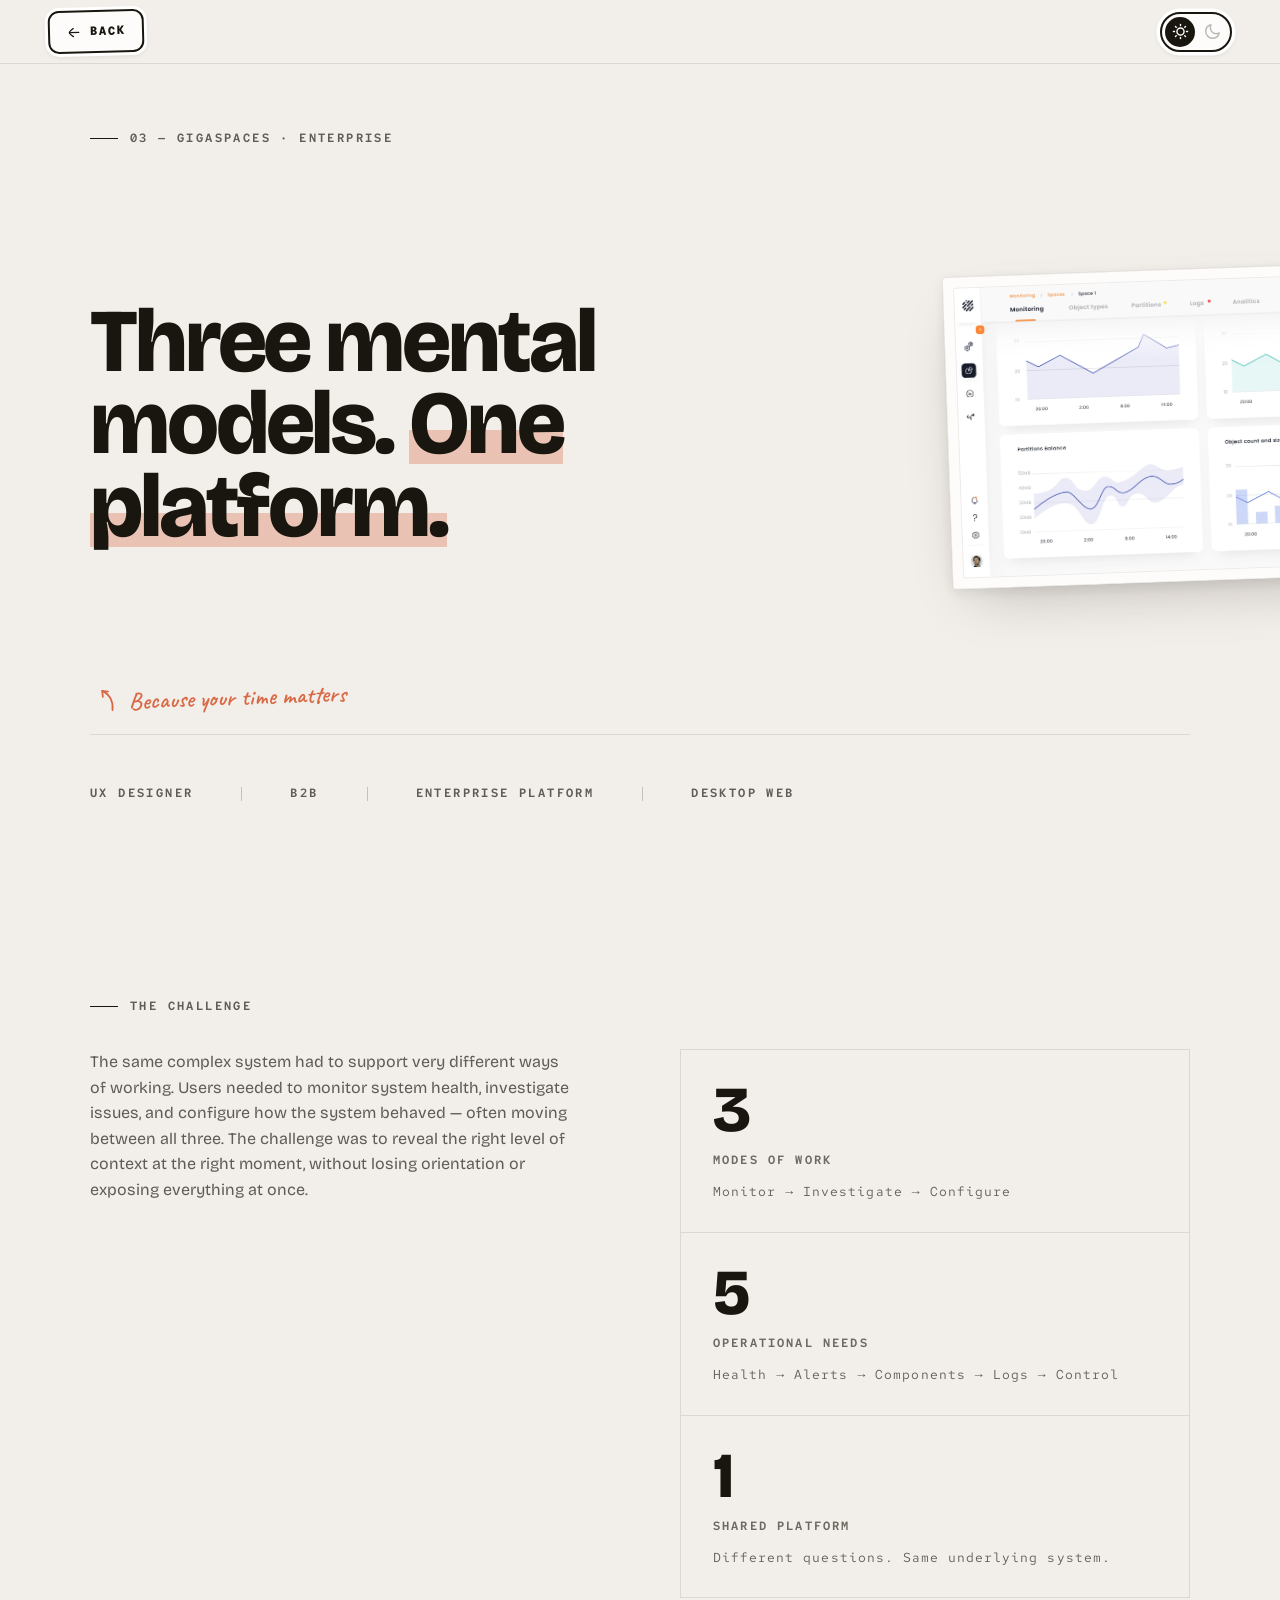
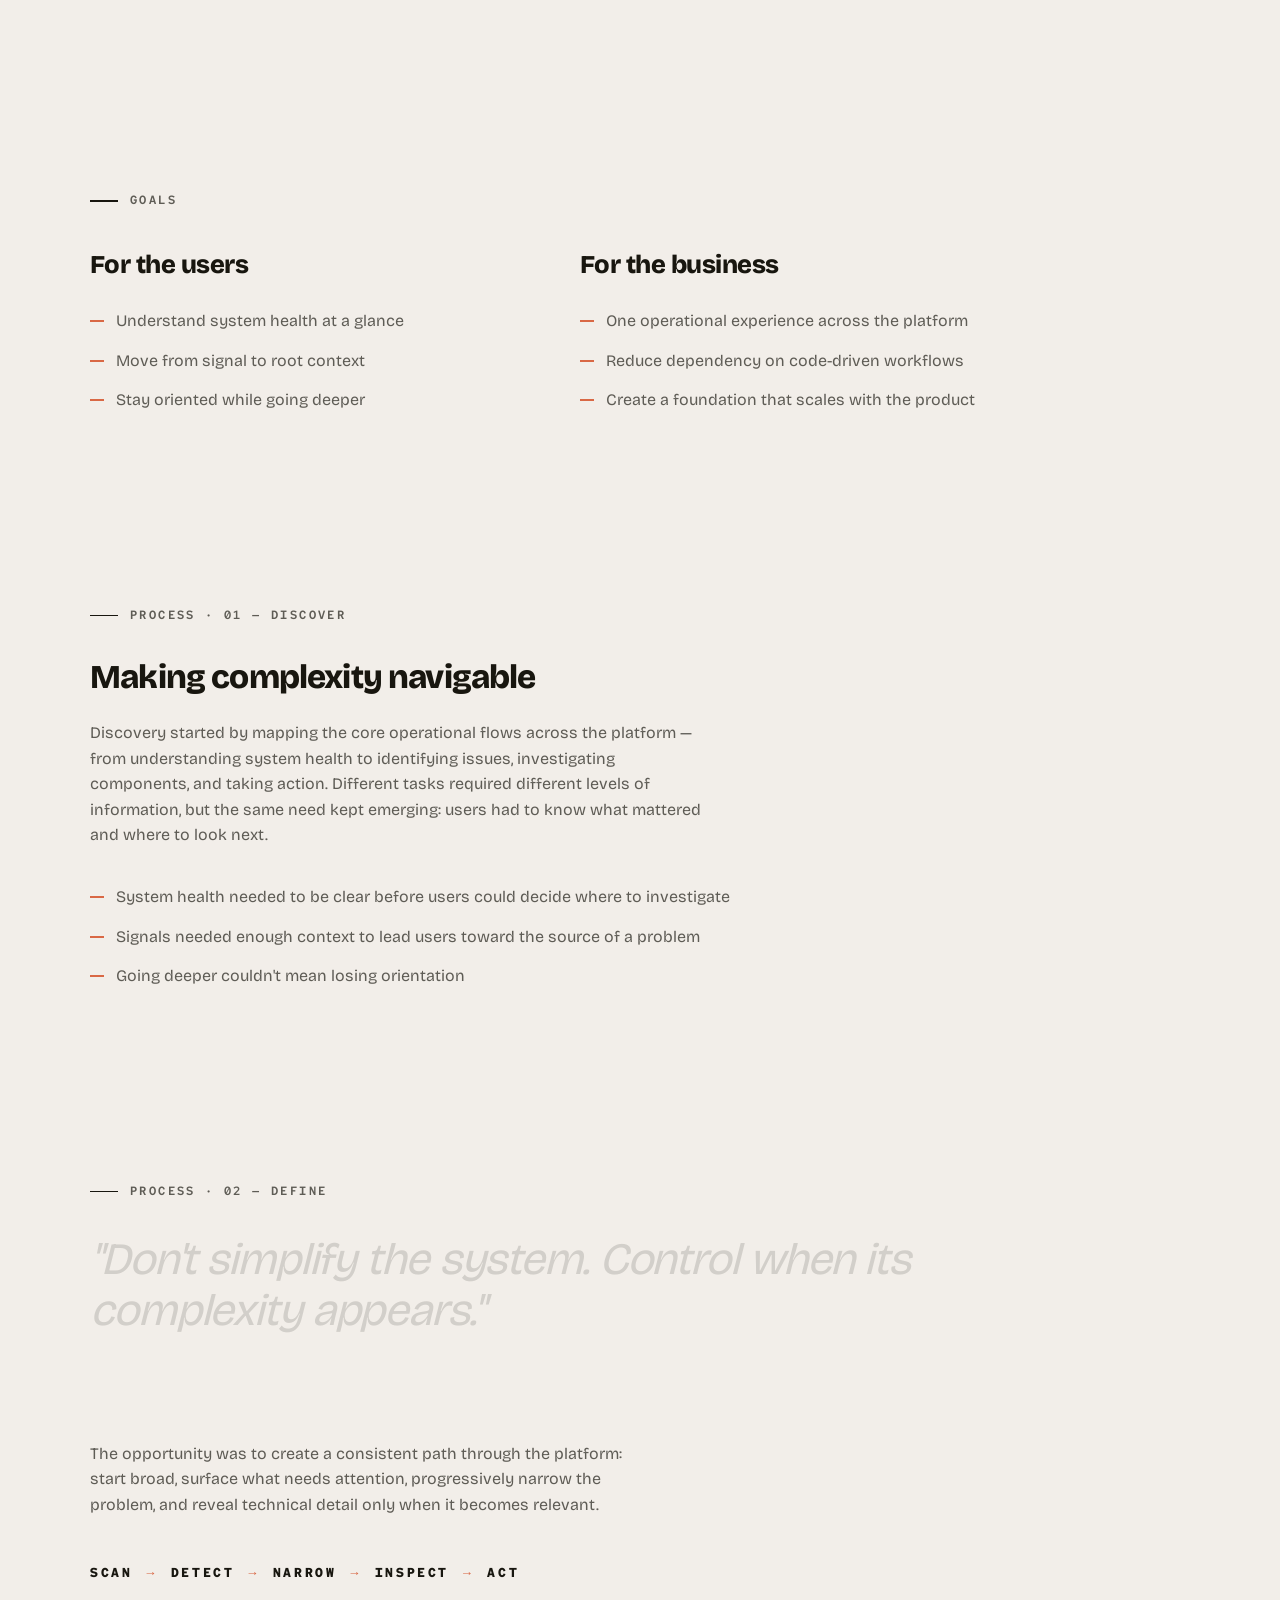
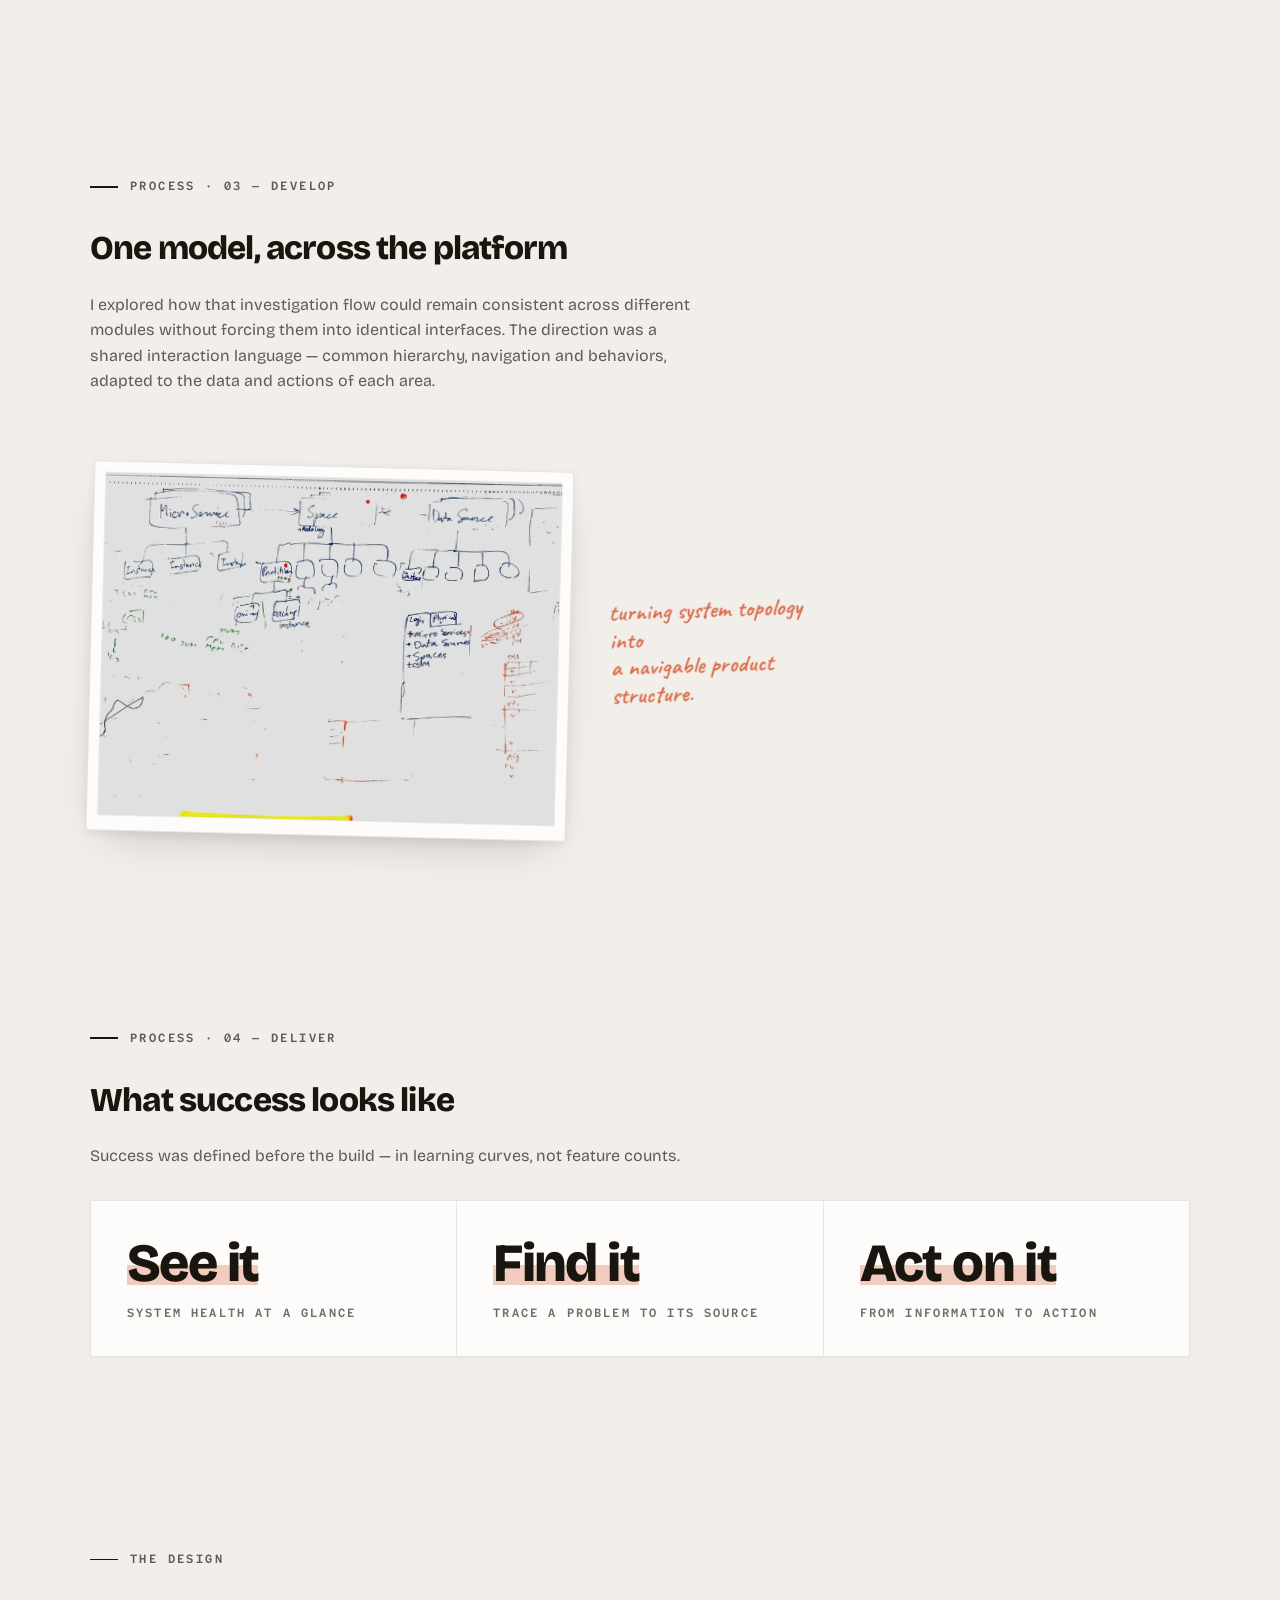
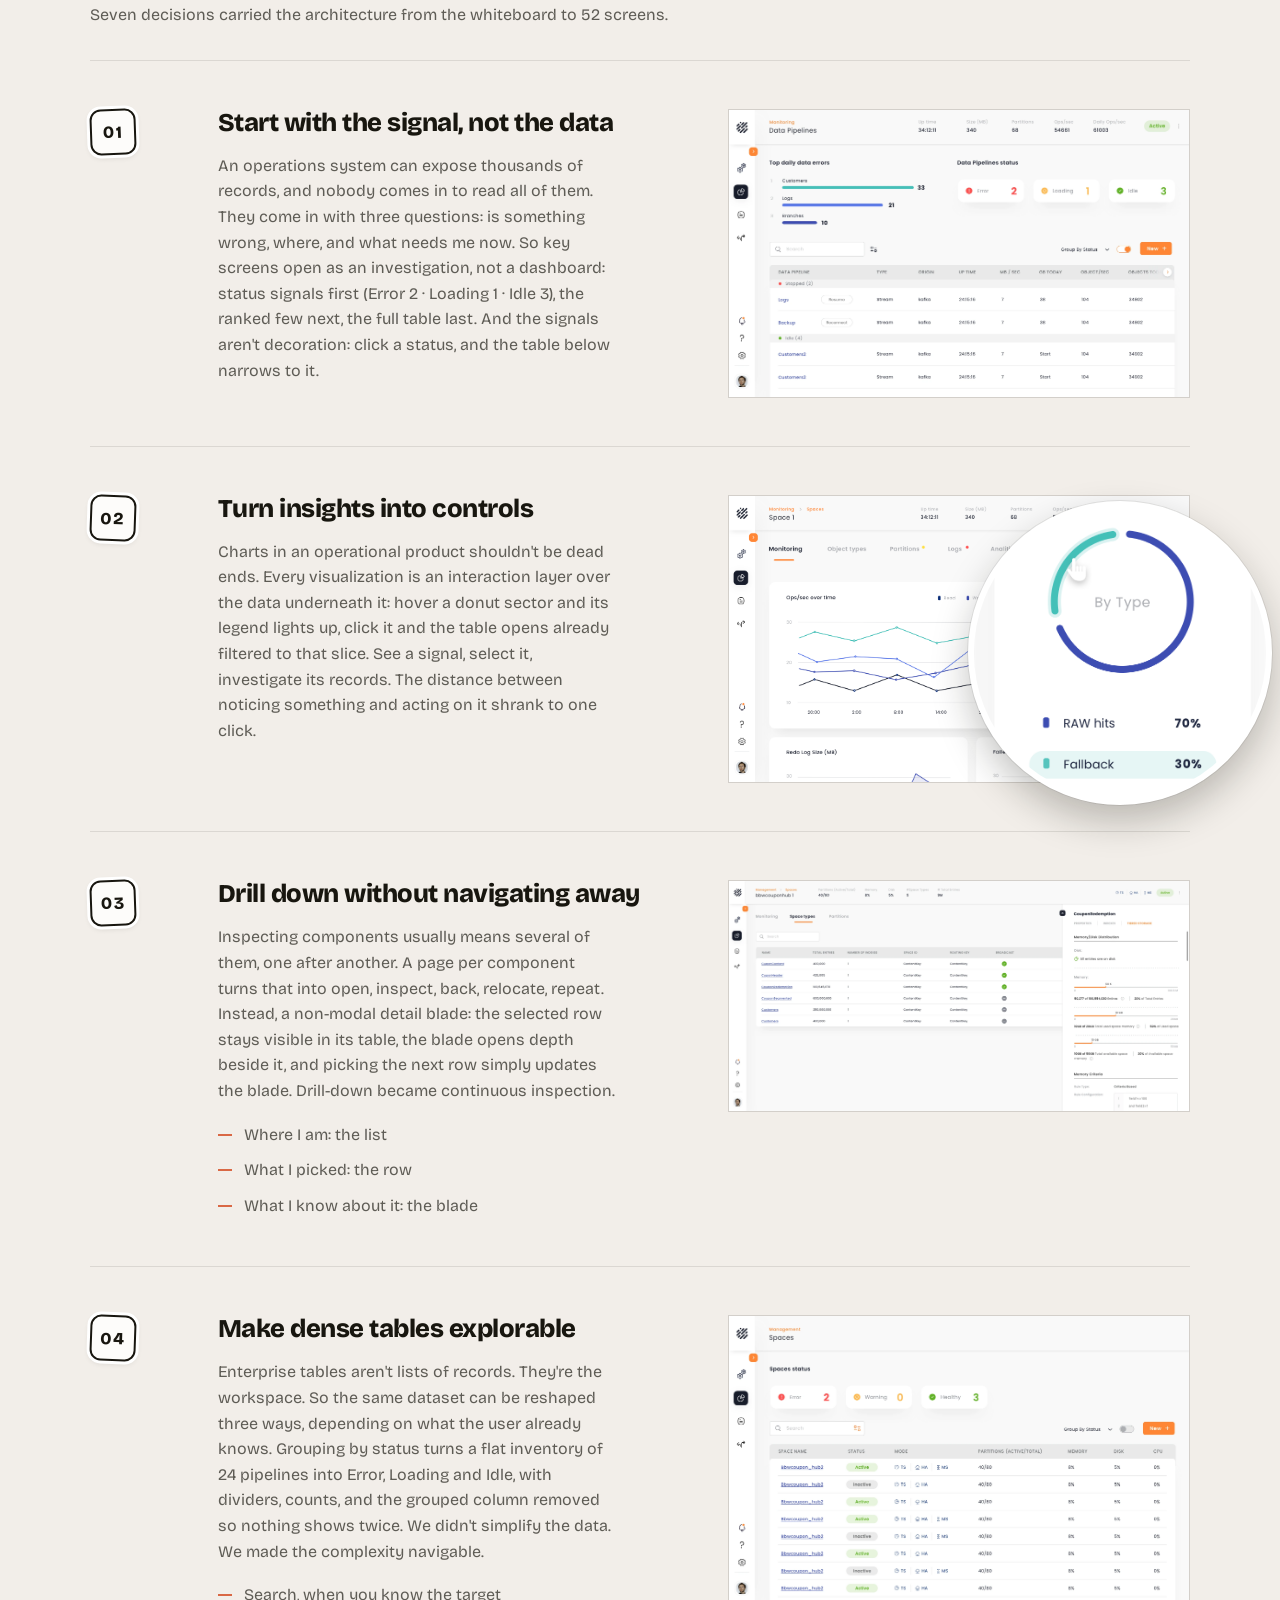
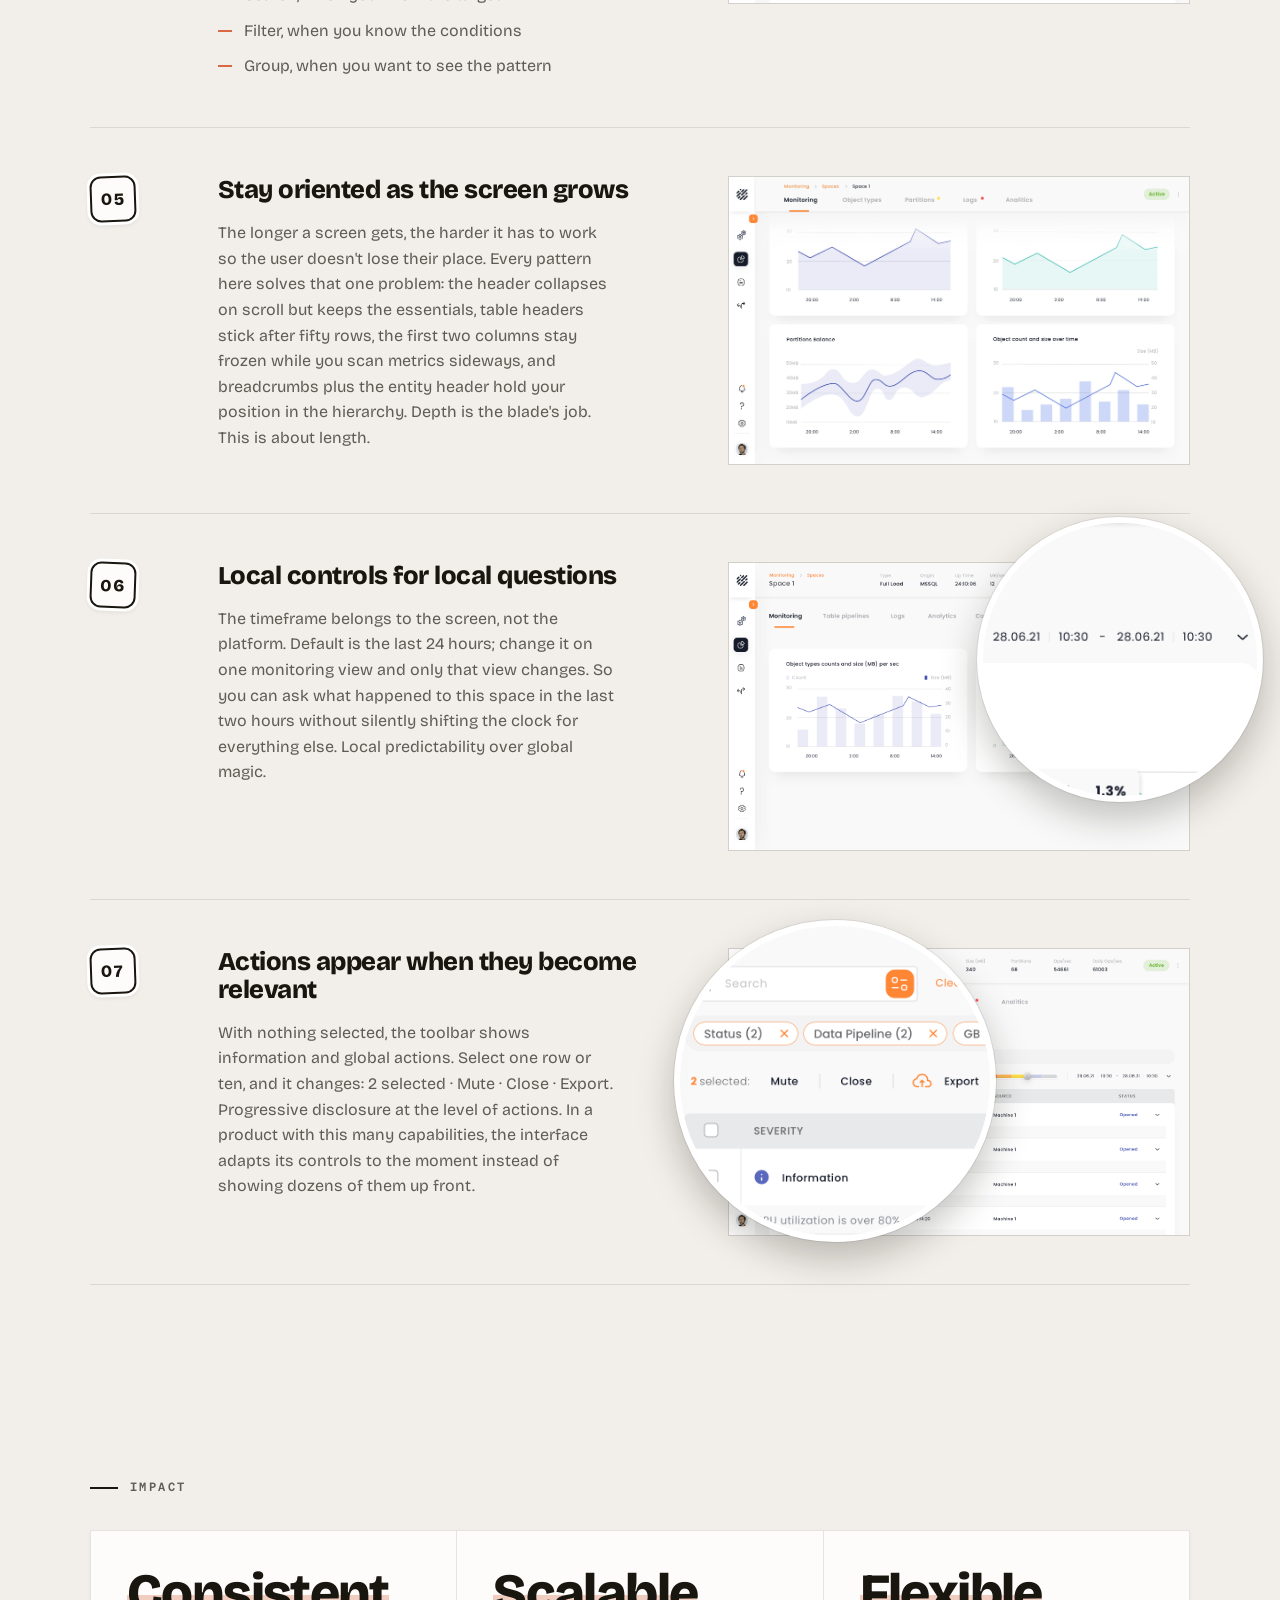
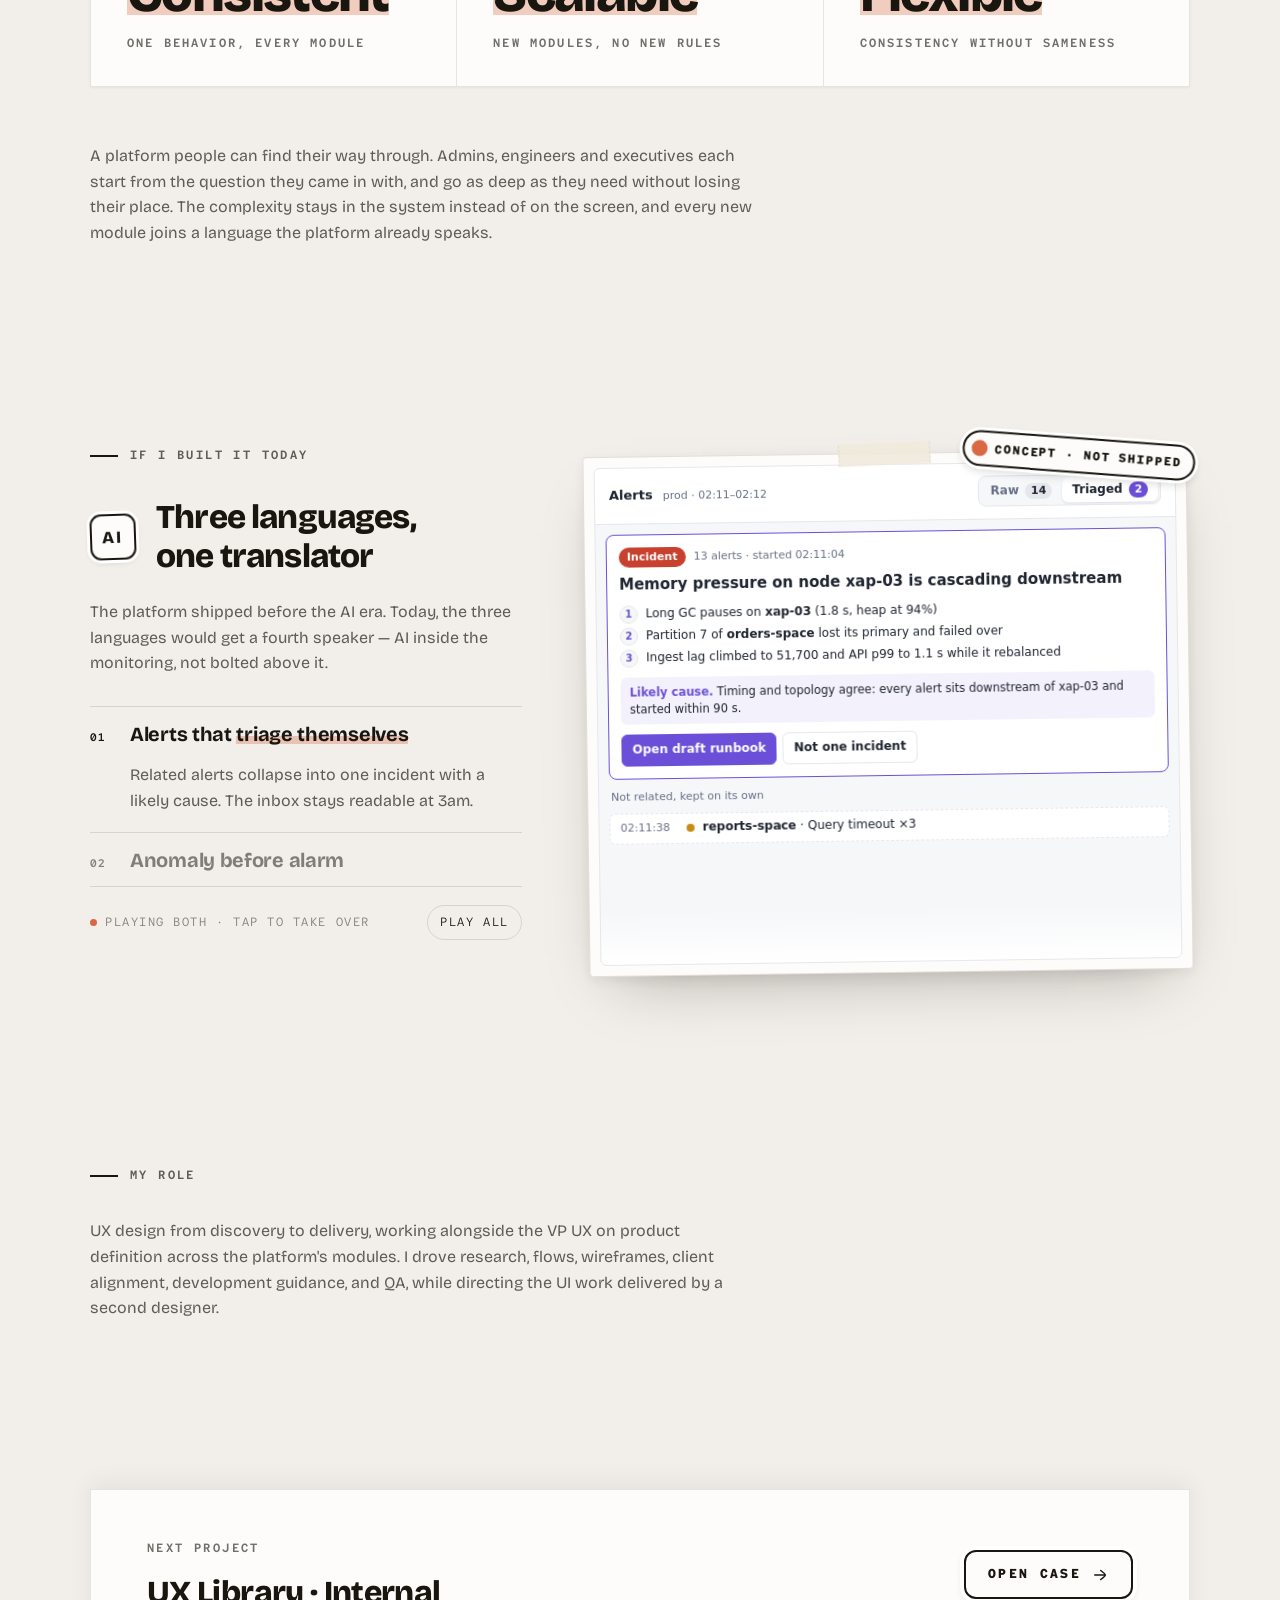
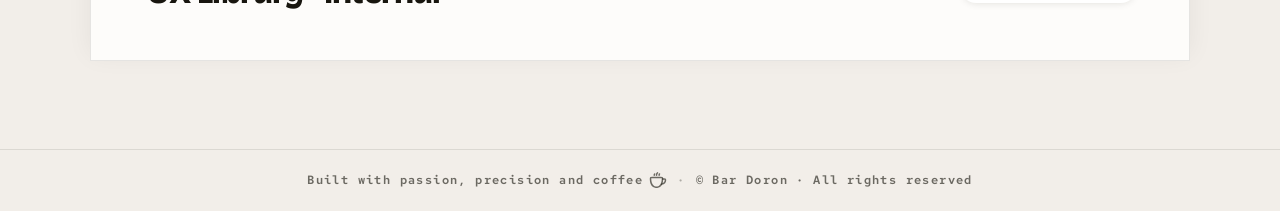
<file: gigaspaces.html>
<!DOCTYPE html>
<html lang="en">
<head>
  <meta charset="UTF-8" />
  <meta name="viewport" content="width=device-width, initial-scale=1.0" />
  <meta name="format-detection" content="telephone=no" />
  <script>(function(){try{var t=localStorage.getItem('theme');if(t==='dark'){document.documentElement.setAttribute('data-theme','dark');}}catch(e){}})();</script>
  <title>GigaSpaces — Bar Doron</title>

  <link rel="preconnect" href="https://fonts.googleapis.com" />
  <link rel="preconnect" href="https://fonts.gstatic.com" crossorigin />
  <link href="https://fonts.googleapis.com/css2?family=Bricolage+Grotesque:opsz,wght@12..96,200..800&family=Caveat:wght@600&family=Heebo:wght@400;500;600;700;800&family=Red+Hat+Mono:ital,wght@0,400;0,500;0,600;0,700;1,400&display=swap" rel="stylesheet" />

  <script src="vendor/gsap.min.js"></script>
  <script src="vendor/ScrollTrigger.min.js"></script>

  <style>
    :root {
      --cream:        #F2EEE9;
      --cream-stone:  #F2EEE9;
      --ink:          #18160F;
      --ink-dim:      rgba(24,22,15,.68);
      --ink-faint:    rgba(24,22,15,.62);
      --accent:       #D96845;

      --s-hero:       #F2EEE9;
      --s-auto:       #F2EBE2;
      --s-fintech:    #E8EFF2;
      --s-enterprise: #EEE9F2;
      --s-about:      #F2EEE9;
      --s-contact:    #18160F;

      --border:        rgba(24,22,15,.10);
      --border-soft:   rgba(24,22,15,.07);
      --border-strong: rgba(24,22,15,.20);
      --c-fg: 250, 248, 245;

      --fd: 'Bricolage Grotesque', system-ui, sans-serif;
      --fm: 'Red Hat Mono', 'JetBrains Mono', ui-monospace, monospace;

      --body-size: 12px;
      --body-weight: 600;
      --body-ls: 0.18em;
      --body-lh: 1.75;
    }

    [data-theme="dark"] {
      --cream:        #111111;
      --cream-stone:  #1A1A1A;
      --ink:          #F0F0EE;
      --ink-dim:      rgba(240,240,238,.68);
      --ink-faint:    rgba(240,240,238,.62);
      --border:        rgba(240,240,238,.10);
      --border-soft:   rgba(240,240,238,.07);
      --border-strong: rgba(240,240,238,.20);
      --c-fg: 240, 240, 238;
      --accent:       #E67E55;
      --s-hero:       #111111;
      --s-auto:       #1C1814;
      --s-fintech:    #0F1518;
      --s-enterprise: #141118;
      --s-about:      #1A1A18;
      --s-contact:    #050505;
    }

    .decision-row:nth-child(even) .decision-num { transform: rotate(2deg); }
    [data-theme="dark"] .decision-num {
      color: #18160F; background: #FDFCFA; border-color: #18160F;
      box-shadow: 0 0 0 3px #FFFFFF, 0 2px 8px rgba(0,0,0,.5);
    }

    /* sticky header case title — appears past the hero */
    .nav-case-title {
      position: absolute; left: 50%; transform: translateX(-50%) translateY(6px);
      font-family: var(--fd); font-size: 15px; font-weight: 800;
      font-variation-settings: 'opsz' 15, 'wght' 800;
      letter-spacing: -0.01em; text-transform: none;
      color: var(--ink);
      opacity: 0; pointer-events: none;
      transition: opacity .3s ease, transform .35s cubic-bezier(.22,1,.36,1);
      white-space: nowrap;
    }
    .nav-case-title.show { opacity: 1; transform: translateX(-50%) translateY(0); }
    @media (max-width: 640px) { .nav-case-title { font-size: 13px; } }

    /* reading progress — terracotta marker line under the header */
    .read-progress {
      position: absolute; left: 0; bottom: -1px;
      width: 100%; height: 3px;
      background: var(--accent);
      border-radius: 0 3px 3px 0;
      transform: scaleX(0); transform-origin: left center;
      pointer-events: none;
    }

    /* chapter nav — floating side rail */
    .chapter-nav {
      position: fixed; left: 28px; right: auto; top: 50%; bottom: auto;
      transform: translateY(-50%);
      width: auto; height: auto; padding: 0;
      background: none; border: none;
      z-index: 90;
      display: flex; flex-direction: column; align-items: flex-start;
      justify-content: flex-start; gap: 16px;
      opacity: 0; pointer-events: none;
      transition: opacity .4s ease;
    }
    .chapter-nav.show { opacity: 1; pointer-events: auto; }
    .chapter-link {
      display: flex; flex-direction: row-reverse; align-items: center; gap: 10px;
      font-family: var(--fm); font-size: 9.5px; font-weight: 600;
      letter-spacing: 0.18em; text-transform: uppercase;
      color: var(--ink-faint); text-decoration: none;
      transition: color .25s;
    }
    .chapter-link:hover { color: var(--ink); }
    .chapter-link .ch-label {
      background-image: linear-gradient(rgba(217,104,69,.32), rgba(217,104,69,.32));
      background-repeat: no-repeat;
      background-size: 0% 0.5em;
      background-position: 0 78%;
      transition: background-size .35s cubic-bezier(.22,1,.36,1);
    }
    [data-theme="dark"] .chapter-link .ch-label {
      background-image: linear-gradient(rgba(230,126,85,.42), rgba(230,126,85,.42));
    }
    .chapter-link .ch-rule {
      width: 14px; height: 1.5px; background: currentColor; flex-shrink: 0;
      transition: width .35s cubic-bezier(.22,1,.36,1), background .25s;
    }
    .chapter-link.active { color: var(--ink); }
    .chapter-link.active .ch-label { background-size: 100% 0.5em; }
    .chapter-link.active .ch-rule { width: 26px; background: var(--accent); }
    @media (max-width: 1439px) { .chapter-nav { display: none; } }

    /* zoomable prints — hover lifts, click picks the print up off the table */
    .zoomable { position: relative; cursor: none; }
    .zoomable::after {
      content: "+";
      position: absolute; top: 10px; right: 10px; z-index: 3;
      width: 26px; height: 26px;
      display: flex; align-items: center; justify-content: center;
      background: #FDFCFA; color: #18160F;
      border: 2px solid #18160F; border-radius: 50%;
      font-family: var(--fm); font-size: 15px; font-weight: 700; line-height: 1;
      box-shadow: 0 0 0 3px #FFFFFF, 0 2px 6px rgba(24,22,15,.2);
      transform: rotate(-8deg) scale(.5);
      opacity: 0;
      transition: opacity .25s ease, transform .35s cubic-bezier(.22,1,.36,1);
      pointer-events: none;
    }
    .zoomable:hover::after { opacity: 1; transform: rotate(-8deg) scale(1); }
    .cs-visual.zoomable { transition: transform .35s cubic-bezier(.22,1,.36,1), box-shadow .35s; }
    .cs-visual.zoomable:hover {
      transform: translateY(-4px);
      box-shadow: 0 12px 28px -14px rgba(24,22,15,.2);
    }
    .lb-overlay {
      position: fixed; inset: 0; z-index: 800;
      background: rgba(242,238,233,.95);
      opacity: 0; pointer-events: none;
      transition: opacity .35s ease;
    }
    [data-theme="dark"] .lb-overlay { background: rgba(17,17,17,.95); }
    .lb-overlay.open { opacity: 1; pointer-events: auto; }
    .lb-box {
      position: fixed; z-index: 810;
      background: #FDFCFA; padding: 10px;
      border: 1px solid var(--border); border-radius: 4px;
      box-shadow: 0 34px 90px -30px rgba(24,22,15,.4);
      cursor: none;
    }
    .lb-box img { width: 100%; height: 100%; object-fit: contain; display: block; }
    .lb-box.lb-scroll { overflow-y: auto; overscroll-behavior: contain; }
    .lb-box.lb-scroll img { height: auto; }

    /* lightbox gallery — arrows, counter, caption */
    .lb-ui { position: fixed; inset: 0; z-index: 820; pointer-events: none; opacity: 0; transition: opacity .3s ease; }
    .lb-ui.open { opacity: 1; }
    .lb-nav, .lb-x {
      position: fixed; pointer-events: auto;
      width: 46px; height: 46px;
      display: flex; align-items: center; justify-content: center;
      background: #FDFCFA; color: #18160F;
      border: 2px solid #18160F; border-radius: 50%;
      box-shadow: 0 0 0 3px #FFFFFF, 0 3px 8px rgba(24,22,15,.18);
      cursor: none;
      transition: transform .3s cubic-bezier(.22,1,.36,1), box-shadow .3s;
    }
    .lb-nav svg, .lb-x svg { width: 18px; height: 18px; display: block; }
    .lb-prev { left: 26px; top: 50%; transform: translateY(-50%) rotate(-3deg); }
    .lb-next { right: 26px; top: 50%; transform: translateY(-50%) rotate(3deg); }
    .lb-prev:hover { transform: translateY(-50%) rotate(0deg) scale(1.1); }
    .lb-next:hover { transform: translateY(-50%) rotate(0deg) scale(1.1); }
    .lb-x { top: 22px; right: 26px; transform: rotate(4deg); }
    .lb-x:hover { transform: rotate(0deg) scale(1.1); }
    .lb-meta {
      position: fixed; left: 50%; bottom: 24px; transform: translateX(-50%);
      display: flex; align-items: baseline; gap: 18px;
      max-width: 78vw;
    }
    .lb-caption {
      font-family: var(--fm); font-size: 10px; font-weight: 600;
      letter-spacing: .16em; text-transform: uppercase;
      color: var(--ink-dim);
      white-space: nowrap; overflow: hidden; text-overflow: ellipsis;
    }
    .lb-count {
      font-family: var(--fm); font-size: 10px; font-weight: 700;
      letter-spacing: .16em; color: var(--accent);
      flex-shrink: 0;
    }
    @media (max-width: 640px) { .lb-nav { display: none; } }

    /* hero podcast — a sticker that talks (physical object: never inverts) */
    .hero-pod {
      display: inline-flex; align-items: center; gap: 14px;
      align-self: flex-start;
      margin-bottom: 30px;
      background: #FDFCFA;
      border: 2px solid #18160F;
      border-radius: 14px;
      padding: 9px 18px 9px 9px;
      box-shadow: 0 0 0 3px #FFFFFF, 0 3px 8px rgba(24,22,15,.16);
      transform: rotate(-1.2deg);
      transition: transform .35s cubic-bezier(.22,1,.36,1), box-shadow .35s;
    }
    .hero-pod:hover {
      transform: rotate(0deg) scale(1.02);
      box-shadow: 0 0 0 3px #FFFFFF, 0 6px 14px rgba(24,22,15,.2);
    }
    .hero-pod.playing { transform: rotate(0.6deg); }
    .pod-btn {
      width: 38px; height: 38px; flex-shrink: 0;
      display: flex; align-items: center; justify-content: center;
      background: #18160F; color: #FDFCFA;
      border: none; border-radius: 50%;
      cursor: none;
      transition: transform .3s cubic-bezier(.22,1,.36,1);
    }
    .pod-btn:hover { transform: scale(1.12); }
    .pod-btn svg { width: 15px; height: 15px; display: block; }
    .pod-btn .pod-pause { display: none; }
    .hero-pod.playing .pod-play { display: none; }
    .hero-pod.playing .pod-pause { display: block; }
    .pod-info { display: flex; flex-direction: column; gap: 7px; }
    .pod-label {
      font-family: var(--fm); font-size: 9.5px; font-weight: 700;
      letter-spacing: .18em; text-transform: uppercase;
      color: rgba(24,22,15,.6);
      white-space: nowrap;
    }
    .pod-track { width: 100%; padding: 5px 0; cursor: none; }
    .pod-track-line {
      height: 2px; background: rgba(24,22,15,.18);
      position: relative; border-radius: 2px;
    }
    .pod-fill {
      position: absolute; inset: 0;
      background: #D96845; border-radius: 2px;
      transform: scaleX(0); transform-origin: left center;
    }
    .pod-time {
      font-family: var(--fm); font-size: 9.5px; font-weight: 700;
      letter-spacing: .14em; color: rgba(24,22,15,.4);
      min-width: 34px;
    }
    [data-theme="dark"] .hero-pod {
      box-shadow: 0 0 0 3px #FFFFFF, 0 3px 10px rgba(0,0,0,.45);
    }
    @media (max-width: 640px) { .pod-info { min-width: 0; } }

    /* handwritten note beside the podcast sticker */
    .pod-row {
      display: flex; align-items: center; gap: 10px;
      align-self: flex-start;
      margin-bottom: 30px;
    }
    .pod-row .hero-pod { margin-bottom: 0; }
    .pod-note {
      display: flex; align-items: flex-end; gap: 10px;
      font-family: 'Caveat', cursive;
      font-size: 24px; font-weight: 600; line-height: 1;
      letter-spacing: 0; text-transform: none;
      color: var(--accent);
      transform: rotate(-2deg) translateY(6px);
      white-space: nowrap;
      pointer-events: none; user-select: none;
    }
    .pod-note svg { width: 28px; height: 28px; flex-shrink: 0; transform: scaleX(-1); }
    @media (max-width: 640px) { .pod-note { display: none; } }

    /* floating mini player — the story follows you (physical object: never inverts) */
    .pod-float {
      position: fixed; right: 28px; bottom: 28px; z-index: 60;
      width: 52px; height: 52px; border-radius: 50%;
      background: #FDFCFA;
      border: 2px solid #18160F;
      box-shadow: 0 0 0 3px #FFFFFF, 0 4px 10px rgba(24,22,15,.18);
      display: flex; align-items: center; justify-content: center;
      padding: 0; cursor: none;
      transform: rotate(-4deg) translateY(16px) scale(.6);
      opacity: 0; pointer-events: none;
      transition: opacity .35s cubic-bezier(.22,1,.36,1), transform .35s cubic-bezier(.22,1,.36,1);
    }
    .pod-float.show { opacity: 1; pointer-events: auto; transform: rotate(-4deg) translateY(0) scale(1); }
    .pod-float.show:hover { transform: rotate(0deg) scale(1.06); }
    .pf-ring { position: absolute; inset: 2px; transform: rotate(-90deg); }
    .pf-ring circle { fill: none; stroke-width: 3.5; }
    .pf-ring-bg { stroke: rgba(24,22,15,.08); }
    .pf-ring-fill { stroke: #D96845; stroke-linecap: round; stroke-dasharray: 182.2; stroke-dashoffset: 182.2; }
    .pf-core {
      position: relative;
      width: 36px; height: 36px; border-radius: 50%;
      background: #18160F;
      display: flex; align-items: center; justify-content: center;
    }
    .pf-icon { width: 15px; height: 15px; color: #FDFCFA; display: none; }
    .pod-float.playing .pf-pause { display: block; }
    .pod-float:not(.playing) .pf-play { display: block; transform: translateX(1px); }
    [data-theme="dark"] .pod-float { box-shadow: 0 0 0 3px #FFFFFF, 0 4px 12px rgba(0,0,0,.5); }
    @media (max-width: 640px) { .pod-float { right: 18px; bottom: 18px; } }

    /* marker highlight — brand terracotta, same as home */
    .mark-hl {
      background-image: linear-gradient(rgba(217,104,69,.32), rgba(217,104,69,.32));
      background-repeat: no-repeat;
      background-size: 100% 0.38em;
      background-position: 0 82%;
    }
    [data-theme="dark"] .mark-hl {
      background-image: linear-gradient(rgba(230,126,85,.42), rgba(230,126,85,.42));
    }

    /* ── Back button ── */
    .cs-back {
      display: inline-flex; align-items: center; gap: 8px;
      background: #FDFCFA; color: #18160F;
      padding: 9px 16px; border-radius: 11px;
      font-family: var(--fm); font-size: 10.5px; font-weight: 700;
      letter-spacing: 0.16em; text-transform: uppercase;
      text-decoration: none;
      border: 2px solid #18160F;
      box-shadow: 0 0 0 3px #FFFFFF, 0 2px 6px rgba(24,22,15,.16);
      transform: rotate(-1.5deg);
      transition: transform .35s cubic-bezier(.22,1,.36,1), box-shadow .35s;
    }
    .cs-back:hover {
      transform: rotate(0deg) scale(1.05);
      box-shadow: 0 0 0 3px #FFFFFF, 0 5px 12px rgba(24,22,15,.22);
    }
    .cs-back svg { flex-shrink: 0; width: 16px; height: 16px; }
    [data-theme="dark"] .cs-back {
      background: #FDFCFA; color: #18160F; border-color: #18160F;
      box-shadow: 0 0 0 3px #FFFFFF, 0 2px 8px rgba(0,0,0,.5);
    }

    /* ── Toggle pill ── */
    .theme-toggle {
      display: flex; align-items: center;
      padding: 3px; gap: 2px;
      border-radius: 100px;
      background: #FDFCFA;
      border: 2px solid #18160F;
      box-shadow: 0 0 0 3.5px #FFFFFF, 0 2px 6px rgba(24,22,15,.16);
      cursor: pointer;
      position: relative; flex-shrink: 0;
      transition: transform .35s cubic-bezier(.22,1,.36,1), box-shadow .3s;
    }
    .theme-toggle:hover { transform: rotate(-2deg) scale(1.05); }
    [data-theme="dark"] .theme-toggle {
      background: #FDFCFA;
      border-color: #18160F;
      box-shadow: 0 0 0 3.5px #FFFFFF, 0 2px 8px rgba(0,0,0,.4);
    }
    .tog-pill {
      position: absolute;
      width: 30px; height: 30px; border-radius: 50%;
      background: #18160F;
      box-shadow: none;
      top: 3px; left: 3px;
      transition: transform .3s cubic-bezier(.4,0,.2,1);
      pointer-events: none;
    }
    [data-theme="dark"] .tog-pill { transform: translateX(32px); background: #18160F; }
    .tog-sun, .tog-moon {
      width: 30px; height: 30px;
      display: flex; align-items: center; justify-content: center;
      position: relative; z-index: 1;
      color: rgba(24,22,15,0.30);
      transition: color .25s; pointer-events: none; flex-shrink: 0;
    }
    .tog-sun .hgi, .tog-moon .hgi { width: 17px; height: 17px; }
    :root:not([data-theme="dark"]) .tog-sun { color: #FDFCFA; }
    [data-theme="dark"] .tog-moon { color: #FDFCFA; }
    [data-theme="dark"] .tog-sun  { color: rgba(24,22,15,0.32); }



    /* ── PAGE TRANSITION — chapter card ── */
    .page-cover {
      position: fixed; z-index: 900;
      background: #FDFCFA;
      border: 1px solid var(--border);
      transition: left .55s cubic-bezier(.65,0,.2,1), top .55s cubic-bezier(.65,0,.2,1),
                  width .55s cubic-bezier(.65,0,.2,1), height .55s cubic-bezier(.65,0,.2,1),
                  border-radius .55s;
      pointer-events: none;
    }
    .page-cover--full { left: 0 !important; top: 0 !important; width: 100vw !important; height: 100vh !important; border-radius: 0 !important; }
    #pt-enter {
      position: fixed; inset: 0; z-index: 950;
      background: #FDFCFA;
      display: flex; flex-direction: column; align-items: center; justify-content: center; gap: 18px;
      transition: transform .75s cubic-bezier(.7,0,.18,1);
    }
    #pt-enter .pt-label {
      font-family: var(--fm); font-size: 10px; font-weight: 600;
      letter-spacing: .2em; text-transform: uppercase;
      color: rgba(24,22,15,.4);
      opacity: 0; transform: translateY(10px);
      transition: opacity .4s ease, transform .5s cubic-bezier(.22,1,.36,1);
    }
    #pt-enter .pt-title {
      font-family: var(--fd); font-weight: 800;
      font-variation-settings: 'opsz' 48, 'wght' 800;
      font-size: clamp(36px, 6vw, 72px); letter-spacing: -.03em; white-space: nowrap;
      color: #18160F; text-transform: none; text-align: center; padding: 0 24px;
      background-image: linear-gradient(rgba(217,104,69,.32), rgba(217,104,69,.32));
      background-repeat: no-repeat; background-size: 0% 0.38em; background-position: 0 82%;
      opacity: 0; transform: translateY(16px);
      transition: opacity .45s ease, transform .55s cubic-bezier(.22,1,.36,1),
                  background-size .6s cubic-bezier(.22,1,.36,1);
    }
    @media (max-width: 640px) { #pt-enter .pt-title { font-size: clamp(20px, calc(8.4vw - 4px), 36px); } }   /* fits "UX Library" from 320px up */
    #pt-enter.pt-text-in .pt-label,
    #pt-enter.pt-text-in .pt-title { opacity: 1; transform: translateY(0); }
    #pt-enter.pt-mark-in .pt-title { background-size: 100% 0.38em; }
    #pt-enter.pt-leave { transform: translateY(-100%); }
    [data-theme="dark"] .page-cover {
      background: #1B1916;
      border-color: rgba(255,255,255,.10);
    }
    [data-theme="dark"] #pt-enter { background: #1B1916; }
    [data-theme="dark"] #pt-enter .pt-label { color: rgba(240,240,238,.45); }
    [data-theme="dark"] #pt-enter .pt-title {
      color: #F0F0EE;
      background-image: linear-gradient(rgba(230,126,85,.42), rgba(230,126,85,.42));
    }
    /* veil — the quiet way back (no title, no card) */
    .pt-veil {
      position: fixed; inset: 0; z-index: 950;
      background: var(--cream);
      transform: translateY(-100%);
      transition: transform .42s cubic-bezier(.65,0,.25,1);
      pointer-events: none;
    }
    .pt-veil.down { transform: translateY(0); }
    #pt-enter.pt-plain { transition: transform .55s cubic-bezier(.7,0,.2,1); }

    /* ── CURSOR — sticker pointer ── */
    @media (hover: hover) and (pointer: fine) {
      body, a, button { cursor: none !important; }
    }
    #cur-sticker {
      position: fixed; z-index: 9999; pointer-events: none;
      width: 27px; height: 27px;
      transform: rotate(-6deg);
      filter: drop-shadow(0 2px 3px rgba(24,22,15,.28));
      transition: transform .25s cubic-bezier(.22,1,.36,1);
      will-change: left, top;
    }
    #cur-sticker svg {
      width: 100%; height: 100%; display: block;
      position: absolute; inset: 0;
      transition: opacity .18s ease, transform .25s cubic-bezier(.22,1,.36,1);
    }
    #cur-sticker .cur-hand { opacity: 0; transform: scale(.7); }
    body.on-link #cur-sticker {
      transform: rotate(-8deg) scale(1.22);
      filter: drop-shadow(0 4px 7px rgba(24,22,15,.32));
    }
    body.on-link #cur-sticker .cur-arrow { opacity: 0; transform: scale(.7); }
    body.on-link #cur-sticker .cur-hand { opacity: 1; transform: scale(1); }
    body.cur-down #cur-sticker { transform: rotate(-6deg) scale(.78); transition-duration: .09s; }
    body.cur-down.on-link #cur-sticker { transform: rotate(-8deg) scale(.98); transition-duration: .09s; }
    .hgi path, .hgi circle { stroke-width: 2; }

    *, *::before, *::after { box-sizing: border-box; margin: 0; padding: 0; }
    html { scroll-behavior: smooth; overflow-x: clip; }   /* clip, not hidden: hidden makes body a scroll container, which kills position:sticky (and iOS ignores it on body alone) */
    body {
      font-family: var(--fm);
      font-size: var(--body-size);
      font-weight: var(--body-weight);
      letter-spacing: var(--body-ls);
      line-height: var(--body-lh);
      text-transform: uppercase;
      color: var(--ink);
      background: var(--cream);
      -webkit-font-smoothing: antialiased;
      overflow-x: clip;
      cursor: none;
    }


    nav {
      position: fixed; top: 0; left: 0; right: 0; z-index: 100;
      padding: 0 48px;
      height: 64px;
      display: flex; align-items: center; justify-content: space-between;
      background: var(--cream);
      border-bottom: 1px solid var(--border);
      opacity: 0;
    }

    .nav-logo {
      font-family: var(--fd);
      font-size: 18px; font-weight: 800;
      font-variation-settings: 'opsz' 18, 'wght' 800;
      letter-spacing: -0.02em;
      text-transform: none;
      color: var(--ink); text-decoration: none;
    }

    .nav-links {
      display: flex; gap: 40px; list-style: none; align-items: center;
    }
    .nav-links a {
      font-family: var(--fm); font-size: 11px; font-weight: 600;
      letter-spacing: 0.18em; text-transform: uppercase;
      color: var(--ink-dim); text-decoration: none;
      transition: color .2s;
    }
    .nav-links a:hover { color: var(--ink); }
    .nav-links a.active {
      color: var(--ink);
      border-bottom: 1.5px solid var(--ink);
      padding-bottom: 1px;
    }
    .nav-links a.back {
      color: var(--ink-dim);
      display: flex; align-items: center; gap: 6px;
    }
    .nav-links a.back:hover { color: var(--ink); }

    .btn-black {
      display: inline-flex; align-items: center; gap: 10px;
      background: #FDFCFA; color: #18160F;
      padding: 11px 22px; border-radius: 12px;
      font-family: var(--fm); font-size: 11px; font-weight: 700;
      letter-spacing: 0.18em; text-transform: uppercase;
      text-decoration: none; cursor: none;
      border: 2px solid #18160F;
      box-shadow: 0 0 0 4px #FFFFFF, 0 3px 8px rgba(24,22,15,.16);
      transition: transform .35s cubic-bezier(.22,1,.36,1), box-shadow .35s;
    }
    .btn-black .hgi { width: 18px; height: 18px; }
    .btn-black:hover,
    .cs-next-card:hover .btn-black {
      transform: rotate(-1.6deg) scale(1.045);
      box-shadow: 0 0 0 4px #FFFFFF, 0 7px 16px rgba(24,22,15,.22);
    }
    [data-theme="dark"] .btn-black {
      background: #FDFCFA; color: #18160F;
      box-shadow: 0 0 0 4px #FFFFFF, 0 3px 10px rgba(0,0,0,.4);
    }

    .btn-text {
      display: inline-flex; align-items: center; gap: 8px;
      font-family: var(--fm); font-size: 11px; font-weight: 600;
      letter-spacing: 0.18em; text-transform: uppercase;
      color: var(--ink); text-decoration: none;
      border-bottom: 1.5px solid var(--accent);
      padding-bottom: 2px;
      transition: opacity .2s;
    }
    .btn-text:hover { opacity: 0.6; }

    .eyebrow + .phase-body { margin-top: 32px; }
    .eyebrow {
      display: flex; align-items: center; gap: 12px;
      margin-bottom: 24px;
    }
    .eyebrow-rule {
      width: 28px; height: 1.5px; background: var(--ink); flex-shrink: 0;
    }
    .eyebrow-text {
      font-family: var(--fm); font-size: 10px; font-weight: 600;
      letter-spacing: 0.20em; text-transform: uppercase; color: var(--ink-dim);
    }

    .cs-hero {
      min-height: 100vh;
      background: var(--cream);
      padding: 96px max(48px, calc((100vw - 1100px) / 2));
      display: flex;
      flex-direction: column;
      justify-content: space-between;
      padding-top: calc(64px + 64px);
    }

    .cs-hero-center {
      flex: 1;
      display: flex;
      align-items: center;
    }

    .cs-headline {
      font-family: var(--fd);
      font-size: clamp(52px, 7vw, 100px);
      font-weight: 800;
      font-variation-settings: 'opsz' 72, 'wght' 800;
      line-height: 0.92;
      letter-spacing: -0.035em;
      text-transform: none;
      color: var(--ink);
      max-width: 900px;
    }

    /* hero visual — the interface peeks in from the right, printed on paper */
    .cs-hero { position: relative; }
    .cs-hero > * { position: relative; z-index: 2; }
    .cs-hero-visual {
      position: absolute; z-index: 1;
      top: 50%;
      right: clamp(-200px, -12vw, -140px);
      width: clamp(460px, 38vw, 640px);
      pointer-events: none;
      display: none;
    }
    .chv-frame {
      background: #FDFCFA;
      padding: 10px;
      border: 1px solid var(--border);
      border-radius: 4px;
      box-shadow: 0 24px 60px -24px rgba(24,22,15,.28), 0 4px 14px rgba(24,22,15,.08);
      transform: rotate(-2deg);
    }
    .chv-frame img {
      display: block; width: 100%;
      border: 1px solid var(--border-soft);
      border-radius: 2px;
    }
    [data-theme="dark"] .chv-frame {
      background: #FDFCFA;
      border-color: rgba(24,22,15,.3);
      box-shadow: 0 24px 60px -24px rgba(0,0,0,.65), 0 4px 14px rgba(0,0,0,.35);
    }
    @media (min-width: 1200px) {
      .cs-hero-visual { display: block; }
      .cs-headline { max-width: clamp(560px, 55vw, 860px); }
    }

    /* hero print in flow for tablets & phones (the edge-peek version only shows ≥1200px) */
    .cs-hero-print-m { display: none; }
    @media (max-width: 1199px) {
      .cs-hero-print-m { display: block; width: 100%; max-width: 640px; margin: 4px 0 30px; }   /* between the eyebrow and the headline */
      /* deterministic rhythm: no flex-centring of the headline; the slack goes above the meta row */
      .cs-hero { justify-content: flex-start; min-height: 0; }   /* no viewport fill on phones — the meta row follows the headline instead of sitting at the fold */
      .cs-hero-center { flex: 0 0 auto; margin-bottom: 40px; }
      .cs-hero > .pod-row { margin-top: 0; }
      .cs-meta-row { margin-top: 0; }
      .cs-hero-print-m .chv-frame { transform: rotate(-1.5deg); }
    }
    @media (max-width: 640px) {
      .cs-hero-print-m { margin: 2px 0 26px; }
      .cs-hero-print-m .chv-frame { padding: 8px; }
    }

    .cs-meta-row {
      display: flex;
      gap: 48px;
      align-items: center;
      padding-top: 48px;
      border-top: 1px solid var(--border);
      flex-wrap: wrap;
    }
    .cs-meta-item {
      font-family: var(--fm);
      font-size: 10px;
      font-weight: 600;
      letter-spacing: 0.20em;
      text-transform: uppercase;
      color: var(--ink-dim);
    }
    .cs-meta-sep {
      width: 1px;
      height: 14px;
      background: var(--border-strong);
    }

    .cs-section {
      padding: 96px max(48px, calc((100vw - 1100px) / 2));
      background: var(--cream);
    }
    .cs-section-alt {
      background: var(--cream);
    }

    .overview-grid {
      display: grid;
      grid-template-columns: 1fr 1fr;
      gap: 80px;
      align-items: start;
      margin-top: 32px;
    }

    .overview-problem {
      font-family: var(--fm);
      font-size: 12px;
      font-weight: 400;
      letter-spacing: 0.12em;
      line-height: 2.2;
      color: var(--ink-dim);
      text-transform: uppercase;
      max-width: 480px;
    }

    .stat-cells {
      display: grid;
      grid-template-columns: 1fr;
      gap: 0;
      border: 1px solid var(--border);
    }
    .stat-cell {
      padding: 28px 32px;
      border-bottom: 1px solid var(--border);
    }
    .stat-cell:last-child { border-bottom: none; }
    .stat-cell-num {
      font-family: var(--fd);
      font-size: 64px;
      font-weight: 800;
      font-variation-settings: 'opsz' 60, 'wght' 800;
      letter-spacing: -0.03em;
      line-height: 1;
      text-transform: none;
      color: var(--ink);
      display: block;
      margin-bottom: 8px;
    }
    .stat-cell-lbl {
      font-size: 10px;
      font-weight: 600;
      letter-spacing: 0.18em;
      color: var(--ink-faint);
    }
    .stat-cell-sub {
      display: block; margin-top: 10px;
      font-family: var(--fm); font-size: 11px; font-weight: 400;
      letter-spacing: 0.08em; text-transform: none;
      color: var(--ink-dim);
    }

    .cs-turn {
      padding: 96px max(48px, calc((100vw - 1100px) / 2));
      background: var(--cream);
    }

    .turn-quote {
      font-family: var(--fd);
      font-size: clamp(32px, 3.5vw, 52px);
      font-weight: 400;
      font-style: italic;
      font-variation-settings: 'opsz' 48, 'wght' 400;
      letter-spacing: -0.025em;
      line-height: 1.15;
      text-transform: none;
      color: var(--ink);
      max-width: 900px;
      margin-bottom: 40px;
      margin-top: 32px;
    }

    .turn-text {
      font-family: var(--fm);
      font-size: 12px;
      font-weight: 400;
      letter-spacing: 0.14em;
      line-height: 2.2;
      color: var(--ink-dim);
      text-transform: uppercase;
      max-width: 560px;
    }

    /* v2 structure — goals, phases, reflection */
    .goals-grid {
      display: grid;
      grid-template-columns: 1fr 1fr;
      gap: 80px;
      margin-top: 32px;
      max-width: 900px;
    }
    .goal-title {
      font-family: var(--fd);
      font-size: 19px; font-weight: 800;
      font-variation-settings: 'opsz' 19, 'wght' 800;
      letter-spacing: -0.02em; text-transform: none;
      color: var(--ink);
      margin-bottom: 20px;
    }
    .find-list {
      list-style: none;
      display: flex; flex-direction: column; gap: 14px;
      font-family: var(--fm); font-size: 12px; font-weight: 400;
      letter-spacing: 0.14em; line-height: 1.9;
      color: var(--ink-dim); text-transform: uppercase;
      max-width: 460px;
    }
    .find-list li { padding-left: 26px; position: relative; }
    .find-list li::before {
      content: "";
      position: absolute; left: 0; top: 0.75em;
      width: 14px; height: 2px;
      background: var(--accent);
    }
    .find-list--wide { max-width: 640px; margin-top: 36px; }
    /* loupe — a lens over the detail a decision is about (same pattern as champion) */
    .cs-visual--detail { position: relative; }
    .ui-loupe {
      position: absolute;
      width: 42%; aspect-ratio: 1 / 1;
      border-radius: 50%;
      background-repeat: no-repeat;
      background-color: #FFFFFF;
      border: 6px solid #FFFFFF;
      box-shadow: 0 16px 36px rgba(24,22,15,.25), 0 0 0 1px rgba(24,22,15,.08);
      z-index: 2; pointer-events: none;
    }
    .flow-line {
      display: flex; flex-wrap: wrap; align-items: center; gap: 10px 14px;
      margin-top: 44px;
      font-family: var(--fm); font-size: 13px; font-weight: 700;
      letter-spacing: 0.2em; text-transform: uppercase; color: var(--ink);
    }
    .flow-line .fl-arrow { color: var(--accent); font-weight: 400; }
    .decision-list { margin-top: 18px; max-width: 400px; gap: 10px; }
    .phase-head {
      display: flex; align-items: center; gap: 20px;
      margin: 32px 0 24px;
    }
    .phase-title {
      font-family: var(--fd);
      font-size: clamp(24px, 2.6vw, 34px); font-weight: 800;
      font-variation-settings: 'opsz' 30, 'wght' 800;
      letter-spacing: -0.025em; text-transform: none;
      color: var(--ink);
    }
    .phase-body {
      font-family: var(--fm); font-size: 12px; font-weight: 400;
      letter-spacing: 0.14em; line-height: 2.2;
      color: var(--ink-dim); text-transform: uppercase;
      max-width: 620px;
    }
    @media (max-width: 800px) { .goals-grid { grid-template-columns: 1fr; gap: 40px; } }

    /* field strip — research artifacts, prints on the table */
    .field-strip {
      display: flex;
      align-items: center;
      gap: 40px;
      margin-top: 72px;
    }
    .field-print {
      background: #FDFCFA;
      padding: 10px 10px 14px;
      border: 1px solid var(--border);
      border-radius: 4px;
      box-shadow: 0 18px 44px -20px rgba(24,22,15,.24), 0 3px 10px rgba(24,22,15,.07);
      flex-shrink: 0;
    }
    .field-print img {
      display: block;
      border: 1px solid var(--border-soft);
      border-radius: 2px;
    }
    .field-print--manager { transform: rotate(1.4deg); width: 480px; }
    .field-print--manager img { width: 100%; aspect-ratio: 4 / 3; object-fit: cover; }
    .field-caption {
      font-family: 'Caveat', cursive;
      font-size: 24px; font-weight: 600; line-height: 1.15;
      letter-spacing: 0; text-transform: none;
      color: var(--accent);
      max-width: 220px;
      transform: rotate(-2deg);
    }
    [data-theme="dark"] .field-print {
      background: #FDFCFA;
      border-color: rgba(24,22,15,.3);
      box-shadow: 0 18px 44px -20px rgba(0,0,0,.6), 0 3px 10px rgba(0,0,0,.3);
    }
    @media (max-width: 900px) {
      .field-strip { flex-direction: column; align-items: flex-start; gap: 32px; }
      .field-print--manager { width: min(420px, 100%); }
    }

    /* turn quote — words ink in on scroll, key phrase gets the marker */
    .turn-quote .tw { opacity: .14; }
    .turn-mark {
      background-image: linear-gradient(rgba(217,104,69,.32), rgba(217,104,69,.32));
      background-repeat: no-repeat;
      background-size: 0% 0.38em;
      background-position: 0 82%;
    }
    [data-theme="dark"] .turn-mark {
      background-image: linear-gradient(rgba(230,126,85,.42), rgba(230,126,85,.42));
    }
    .turn-note {
      display: flex; align-items: flex-end; gap: 8px;
      font-family: 'Caveat', cursive;
      font-size: 27px; font-weight: 600; line-height: 1;
      letter-spacing: 0; text-transform: none;
      color: var(--accent);
      transform: rotate(-2.5deg);
      margin: -10px 0 44px 6px;
      opacity: 0;
    }
    .turn-note svg { width: 30px; height: 30px; flex-shrink: 0; }
    /* reduced motion / no-JS: show the finished state */
    .turn-static .turn-quote .tw { opacity: 1; }
    .turn-static .turn-mark { background-size: 100% 0.38em; }
    .turn-static .turn-note { opacity: 1; }
    @media (max-width: 640px) { .turn-note { font-size: 23px; } }

    .decisions-list {
      margin-top: 32px;
      display: flex;
      flex-direction: column;
    }

    .decision-row {
      display: grid;
      grid-template-columns: 80px 1fr 1fr;
      gap: 48px;
      align-items: start;
      padding: 48px 0;
      border-bottom: 1px solid var(--border);
    }
    .decision-row:first-child { border-top: 1px solid var(--border); }

    .decision-num {
      font-family: var(--fd);
      font-size: 17px;
      font-weight: 800;
      font-variation-settings: 'opsz' 17, 'wght' 800;
      line-height: 1;
      text-transform: none;
      color: #18160F;
      background: #FDFCFA;
      border: 2px solid #18160F;
      border-radius: 11px;
      width: 46px; height: 46px;
      display: inline-flex; align-items: center; justify-content: center;
      box-shadow: 0 0 0 3px #FFFFFF, 0 2px 6px rgba(24,22,15,.14);
      transform: rotate(-2deg);
    }

    .decision-title {
      font-family: var(--fd);
      font-size: clamp(20px, 2vw, 28px);
      font-weight: 800;
      font-variation-settings: 'opsz' 24, 'wght' 800;
      letter-spacing: -0.02em;
      line-height: 1.1;
      text-transform: none;
      color: var(--ink);
      margin-bottom: 16px;
    }
    .decision-body {
      font-family: var(--fm);
      font-size: 12px;
      font-weight: 400;
      letter-spacing: 0.12em;
      line-height: 2.1;
      color: var(--ink-dim);
      text-transform: uppercase;
      max-width: 400px;
    }

    .cs-visual {
      aspect-ratio: 16/9;
      background: rgba(24,22,15,.04);
      border: 1px solid var(--border);
      display: flex;
      align-items: center;
      justify-content: center;
    }
    [data-theme="dark"] .cs-visual {
      background: rgba(240,240,238,.04);
    }
    .cs-visual-label {
      font-family: var(--fm);
      font-size: 10px;
      font-weight: 400;
      letter-spacing: 0.14em;
      color: var(--ink-faint);
      text-align: center;
      padding: 24px;
      line-height: 2;
      font-style: italic;
      text-transform: uppercase;
    }
    .cs-visual img {
      width: 100%; height: 100%;
      object-fit: cover; object-position: center top;
      display: block;
    }
    .cs-visual.cs-visual-split {
      display: grid;
      grid-template-columns: 1fr 1fr;
      gap: 1px;
      background: var(--border);
    }

    .cs-results {
      padding: 96px max(48px, calc((100vw - 1100px) / 2));
      background: var(--cream);
    }

    /* results — paper scorecard on the shared cream floor */
    .results-stat-row {
      display: flex;
      gap: 0;
      margin-top: 32px;
      margin-bottom: 56px;
      background: #FDFCFA;
      border: 1px solid var(--border);
      border-radius: 2px;
      box-shadow: 0 1px 3px rgba(24,22,15,.05);
    }
    [data-theme="dark"] .results-stat-row {
      background: #1A1A1A;
      box-shadow: 0 1px 3px rgba(0,0,0,.4);
    }
    .result-stat {
      flex: 1;
      padding: 36px 36px 32px;
      border-right: 1px solid var(--border);
    }
    .result-stat:last-child { border-right: none; }
    .result-stat-num {
      font-family: var(--fd);
      font-size: 56px;
      font-weight: 800;
      font-variation-settings: 'opsz' 48, 'wght' 800;
      letter-spacing: -0.03em;
      line-height: 1;
      text-transform: none;
      color: var(--ink);
      display: inline-block;
      margin-bottom: 12px;
    }
    .result-stat-lbl {
      display: block;
      font-size: 10px;
      font-weight: 600;
      letter-spacing: 0.18em;
      color: var(--ink-faint);
    }
    .result-stat-desc {
      display: block; margin-top: 12px;
      font-family: var(--fm); font-size: 11px; font-weight: 400;
      letter-spacing: 0.06em; line-height: 1.8; text-transform: none;
      color: var(--ink-dim);
    }
    .results-summary {
      font-family: var(--fm);
      font-size: 12px;
      font-weight: 400;
      letter-spacing: 0.14em;
      line-height: 2.2;
      color: var(--ink-dim);
      text-transform: uppercase;
      max-width: 680px;
    }

    .cs-role {
      padding: 96px max(48px, calc((100vw - 1100px) / 2));
      background: var(--cream);
    }
    .role-body {
      font-family: var(--fm);
      font-size: 12px;
      font-weight: 400;
      letter-spacing: 0.14em;
      line-height: 2.2;
      color: var(--ink-dim);
      text-transform: uppercase;
      max-width: 640px;
      margin-top: 32px;
    }

    .cs-next {
      padding: 72px 48px 88px;
      background: var(--cream);
    }
    .cs-next-card {
      max-width: 1100px; margin: 0 auto;
      background: #FDFCFA;
      border: 1px solid var(--border);
      box-shadow: 0 -6px 24px rgba(24,22,15,.06);
      padding: 48px 56px;
      display: flex;
      align-items: center;
      justify-content: space-between;
      flex-wrap: wrap;
      gap: 32px;
    }
    [data-theme="dark"] .cs-next-card {
      background: #1B1916;
      border-color: rgba(255,255,255,.10);
    }
    .next-label {
      font-family: var(--fm);
      font-size: 10px;
      font-weight: 600;
      letter-spacing: 0.20em;
      text-transform: uppercase;
      color: var(--ink-faint);
      margin-bottom: 16px;
    }
    .next-title {
      font-family: var(--fd);
      font-size: clamp(24px, 2.5vw, 36px);
      font-weight: 800;
      font-variation-settings: 'opsz' 32, 'wght' 800;
      letter-spacing: -0.02em;
      text-transform: none;
      color: var(--ink);
    }
    .next-actions {
      display: flex;
      align-items: center;
      gap: 24px;
      flex-shrink: 0;
    }

    footer {
      background: var(--cream);
      border-top: 1px solid var(--border);
      padding: 20px 48px;
      display: flex; justify-content: center; align-items: center;
    }
    .foot-l {
      display: inline-flex; align-items: center; gap: 6px;
      font-family: var(--fm); font-size: 10px; font-weight: 600;
      letter-spacing: 0.14em; color: var(--ink-faint);
      text-transform: none;
    }
    .foot-l .hgi-coffee { width: 18px; height: 18px; vertical-align: -3px; }
    .foot-sep { margin: 0 4px; opacity: .5; }
    .foot-l { flex-wrap: wrap; justify-content: center; text-align: center; }
    .foot-line { display: inline-flex; align-items: center; gap: 6px; white-space: nowrap; }
    @media (max-width: 640px) {
      footer { justify-content: center; }
      .foot-l { display: flex; flex-direction: column; align-items: center; gap: 6px; width: 100%; }
      .foot-sep { display: none; }
    }

    @media (max-width: 860px) {
      body { cursor: auto; }
      #cur-sticker { display: none; }
      nav { padding: 0 24px; }
      .nav-links { display: none; }

      .cs-hero { padding: 96px 24px 48px; padding-top: calc(64px + 40px); }
      .cs-meta-row { gap: 12px 14px; }
      .cs-meta-sep { display: block; height: 12px; }   /* small dividers, like desktop */

      .cs-section, .cs-turn, .cs-results, .cs-role, .cs-next { padding: 64px 24px; }

      .overview-grid { grid-template-columns: 1fr; gap: 40px; }
      .overview-problem { max-width: 100%; }

      .decision-row { grid-template-columns: 48px 1fr; gap: 24px; }
      .decision-row .cs-visual { grid-column: 1 / -1; }

      .results-stat-row { flex-direction: column; }
      .result-stat { border-right: none; border-bottom: none; padding: 32px 28px 30px; position: relative; }
      .result-stat:not(:last-child)::after { content: ''; position: absolute; left: 28px; right: 28px; bottom: 0; height: 1px; background: var(--border); }   /* inset rule between stats, not edge to edge */
      .result-stat-num { font-size: min(56px, 11.5vw); }   /* long words ("Consistency") keep the same padding on both sides */

      .cs-next { flex-direction: column; align-items: flex-start; }

      footer { padding: 20px 24px; flex-direction: column; align-items: flex-start; gap: 6px; }
    }
  
    /* a11y — visible keyboard focus + skip link */
    a:focus-visible, button:focus-visible, [tabindex]:focus-visible {
      outline: 2px solid #D96845; outline-offset: 3px; border-radius: 2px;
    }
    .skip-link {
      position: fixed; top: 12px; left: 12px; z-index: 300;
      background: #18160F; color: #FDFCFA;
      font-family: var(--fm); font-size: 12px; font-weight: 600;
      letter-spacing: .06em; text-decoration: none;
      padding: 10px 16px; border-radius: 8px;
      transform: translateY(-250%);
      transition: transform .2s;
    }
    .skip-link:focus { transform: none; }
  
    /* phones: nothing may be wider than the screen */
    @media (max-width: 640px) {
      .blog-clip { max-width: 100%; box-sizing: border-box; white-space: normal; }
      .blog-clip > * { min-width: 0; }
      .ui-loupe { max-width: 38%; }
      /* loupes that overhang the frame get nudged back inside the screen */
      .ui-loupe[style*="left:-"], .ui-loupe[style*="left: -"] { margin-left: 16px; }
      .ui-loupe[style*="left:5"], .ui-loupe[style*="left:6"], .ui-loupe[style*="left:7"], .ui-loupe[style*="left: 5"], .ui-loupe[style*="left: 6"], .ui-loupe[style*="left: 7"] { margin-left: -16px; }
    }
</style>
  <link rel="stylesheet" href="assets/ai-today/ai-today.css?v=ux1126" />
  <script src="assets/ai-today/ai-today.js?v=ux1126" defer></script>
<style id="type-floor">
  /* Type rule: Bricolage for everything you READ (headings, running text); Red Hat Mono caps for everything you SCAN
     (labels, tags, nav, buttons, captions under numbers); Caveat only for handwritten notes. Nothing below 11px. */
  .overview-problem, .find-list li, .phase-body, .turn-text, .decision-body, .results-summary, .role-body, .qa-q, .qa-a,
  .aic .idea-panel p, .aic .st-d {
    font-family: var(--fd); font-variation-settings: 'opsz' 12; text-transform: none; letter-spacing: 0; font-weight: 400;
    font-size: 16px; line-height: 1.6; color: var(--ink-dim);
  }
  .qa-a { font-weight: 600; color: var(--ink); }
  :is(.overview-problem, .phase-body, .turn-text, .decision-body, .results-summary, .role-body) :is(strong, b) {
    font-weight: 600; letter-spacing: 0; color: var(--ink);
  }
  .eyebrow-text, .cs-meta-item, .stat-cell-lbl, .result-stat-lbl, .next-label, .foot-line, .foot-sep, .cs-back, .clip-line,
  .aic .state, .aic .replay, .aic .sticker { font-size: 12px; }
  .btn-black, .stat-cell-sub, .result-stat-desc { font-size: 13px; }
  .chapter-link, .pod-label, .pod-time, .ps-tab { font-size: 11px; }
  /* headings that wrap keep heading leading, and break into balanced lines */
  .phase-title, .next-title { line-height: 1.15; text-wrap: balance; }
  /* phones: no label or caption goes below 12px */
  @media (max-width: 880px) {
    .eyebrow-text, .cs-meta-item, .cs-back, .stat-cell-lbl, .stat-cell-sub, .result-stat-lbl, .result-stat-desc,
    .next-label, .foot-line, .pod-label, .pod-time, .ps-tab, .btn-black, .clip-line { font-size: 12px; }
    /* the podcast pill stays inside the screen at the bigger label */
    .pod-row, .hero-pod { max-width: 100%; min-width: 0; }
    .pod-label { letter-spacing: .1em; white-space: normal; }
    .foot-line { display: block; letter-spacing: .1em; white-space: normal; text-align: center; text-wrap: balance; }
    .foot-line svg { display: inline-block; vertical-align: -3px; margin-left: 4px; }
  }

  /* Challenge: the label and text are shorter than the numbers beside them, so on desktop they stay in view while the numbers scroll by (no empty gap) */
  .overview-grid { margin-top: 0; }
  .ov-lead .eyebrow { margin-bottom: 32px; }
  @media (min-width: 861px) {
    .ov-lead { position: sticky; top: 96px; }
    .stat-cells { margin-top: 53px; }   /* the label's height + its gap: the numbers start level with the text */
  }
  /* labels under the big words: when they wrap, both lines share the words (never one word alone) */
  .result-stat-lbl, .stat-cell-lbl { text-wrap: balance; }
  /* three cards side by side: long words ("Consistency") shrink with the screen instead of pushing the row past its edge */
  @media (min-width: 861px) { .result-stat { min-width: 0; } .result-stat-num { font-size: clamp(36px, 4.2vw, 56px); } }
  /* Goals: "For the team / For the business" share the decision-title size, like every other subheading */
  .goal-title { font-size: clamp(20px, 2vw, 28px); font-variation-settings: 'opsz' 24, 'wght' 800; }
</style>
<script src="assets/track.js?v=5" async></script>
</head>
<body>
<a class="skip-link" href="#ch-challenge">Skip to content</a>
<script>
(() => {
  const t = sessionStorage.getItem('pt-title');
  if (t === null) return;
  sessionStorage.removeItem('pt-title');
  if (matchMedia('(prefers-reduced-motion: reduce)').matches) return;
  const plain = t === '__veil__';
  const c = document.createElement('div');
  c.id = 'pt-enter';
  if (plain) {
    c.classList.add('pt-plain');
  } else {
    c.innerHTML = '<span class="pt-label">' + (t ? 'Next up' : '') + '</span><span class="pt-title"></span>';
    c.querySelector('.pt-title').textContent = t;
  }
  document.body.appendChild(c);
  window.scrollTo(0, 0);
  window.addEventListener('load', () => {
    if (plain) {
      setTimeout(() => c.classList.add('pt-leave'), 140);   // quick quiet reveal
      setTimeout(() => c.remove(), 900);
      return;
    }
    setTimeout(() => c.classList.add('pt-text-in'), 220);   // the name rises in
    setTimeout(() => c.classList.add('pt-mark-in'), 780);   // then the marker sweeps
    setTimeout(() => c.classList.add('pt-leave'), 1750);    // breathe, then reveal
    setTimeout(() => c.remove(), 2650);
  });
  window.addEventListener('pageshow', (e) => { if (e.persisted) c.remove(); });
})();
</script>


<!-- NAV -->
<nav id="nav">
  <a href="index.html" class="cs-back">
    <svg class="hgi" viewBox="0 0 24 24" fill="none" xmlns="http://www.w3.org/2000/svg" aria-hidden="true"><path d="M5.5 12.002H19" stroke="currentColor" stroke-linecap="round" stroke-linejoin="round" stroke-width="1.5"/><path d="M10.9999 18.002C10.9999 18.002 4.99998 13.583 4.99997 12.0019C4.99996 10.4208 11 6.00195 11 6.00195" stroke="currentColor" stroke-linecap="round" stroke-linejoin="round" stroke-width="1.5"/></svg>
    Back
  </a>
  <span class="nav-case-title" id="navCaseTitle"><span class="mark-hl">GigaSpaces</span></span>
  <button class="theme-toggle" id="themeToggle" aria-label="Toggle dark mode">
    <span class="tog-pill"></span>
    <span class="tog-sun"><svg class="hgi" viewBox="0 0 24 24" fill="none" xmlns="http://www.w3.org/2000/svg" aria-hidden="true"><path d="M17 12C17 14.7614 14.7614 17 12 17C9.23858 17 7 14.7614 7 12C7 9.23858 9.23858 7 12 7C14.7614 7 17 9.23858 17 12Z" stroke="currentColor" stroke-width="1.5"/><path d="M12 2V3.5M12 20.5V22M19.0708 19.0713L18.0101 18.0106M5.98926 5.98926L4.9286 4.9286M22 12H20.5M3.5 12H2M19.0713 4.92871L18.0106 5.98937M5.98975 18.0107L4.92909 19.0714" stroke="currentColor" stroke-linecap="round" stroke-width="1.5"/></svg></span>
    <span class="tog-moon"><svg class="hgi" viewBox="0 0 24 24" fill="none" xmlns="http://www.w3.org/2000/svg" aria-hidden="true"><path d="M21.5 14.0784C20.3003 14.7189 18.9301 15.0821 17.4751 15.0821C12.7491 15.0821 8.91792 11.2509 8.91792 6.52485C8.91792 5.06986 9.28105 3.69968 9.92163 2.5C5.66765 3.49698 2.5 7.31513 2.5 11.8731C2.5 17.1899 6.8101 21.5 12.1269 21.5C16.6849 21.5 20.503 18.3324 21.5 14.0784Z" stroke="currentColor" stroke-linecap="round" stroke-linejoin="round" stroke-width="1.5"/></svg></span>
  </button>
  <div class="read-progress" id="readProgress" aria-hidden="true"></div>
</nav>

<!-- CHAPTER NAV -->
<nav class="chapter-nav" id="chapterNav" aria-label="Chapters">
  <a class="chapter-link" href="#ch-challenge"><span class="ch-label">Challenge</span><span class="ch-rule"></span></a>
  <a class="chapter-link" href="#ch-goals"><span class="ch-label">Goals</span><span class="ch-rule"></span></a>
  <a class="chapter-link" href="#ch-process"><span class="ch-label">Process</span><span class="ch-rule"></span></a>
  <a class="chapter-link" href="#ch-design"><span class="ch-label">Design</span><span class="ch-rule"></span></a>
  <a class="chapter-link" href="#ch-results"><span class="ch-label">Impact</span><span class="ch-rule"></span></a>
  <a class="chapter-link" href="#ch-ai"><span class="ch-label">AI Today</span><span class="ch-rule"></span></a>
</nav>

<!-- HERO -->
<section class="cs-hero">
  <div class="cs-hero-visual" aria-hidden="true">
    <div class="chv-frame">
      <img src="assets/giga/monitoring-dashboards.webp" alt="" />
    </div>
  </div>
  <div class="eyebrow">
    <div class="eyebrow-rule"></div>
    <span class="eyebrow-text">03 — GigaSpaces · Enterprise</span>
  </div>
  <div class="cs-hero-print-m" aria-hidden="true">
    <div class="chv-frame"><img src="assets/giga/monitoring-dashboards.webp" alt="" loading="eager" /></div>
  </div>
  <div class="cs-hero-center">
    <h1 class="cs-headline">Three mental models. <span class="mark-hl">One platform.</span></h1>
  </div>
  <div class="pod-row">
    <div class="hero-pod" id="heroPod">
      <button class="pod-btn" aria-label="Listen to the project story">
        <svg class="pod-play" viewBox="0 0 24 24" fill="none" xmlns="http://www.w3.org/2000/svg" aria-hidden="true"><path d="M8 6.5 L18 12 L8 17.5 Z" fill="currentColor" stroke="currentColor" stroke-width="1.5" stroke-linejoin="round"/></svg>
        <svg class="pod-pause" viewBox="0 0 24 24" fill="none" xmlns="http://www.w3.org/2000/svg" aria-hidden="true"><rect x="7" y="6" width="3.2" height="12" rx="1" fill="currentColor"/><rect x="13.8" y="6" width="3.2" height="12" rx="1" fill="currentColor"/></svg>
      </button>
      <div class="pod-info">
        <span class="pod-label">Listen &middot; the one-minute story</span>
        <div class="pod-track"><div class="pod-track-line"><div class="pod-fill"></div></div></div>
      </div>
      <span class="pod-time">&nbsp;</span>
      <audio preload="metadata" src="assets/audio/giga-story.m4a"></audio>
    </div>
  <div class="pod-note" aria-hidden="true">
    <svg viewBox="0 0 32 32" fill="none" xmlns="http://www.w3.org/2000/svg"><path d="M7 28 C 5.5 19, 9 10, 18 5.5" stroke="currentColor" stroke-width="2" stroke-linecap="round"/><path d="M11.5 6.5 L18 5.5 L17.5 12.5" stroke="currentColor" stroke-width="2" stroke-linecap="round" stroke-linejoin="round" fill="none"/></svg>
    <span>Because your time matters</span>
  </div>
  </div>
  <div class="cs-meta-row">
    <span class="cs-meta-item">UX Designer</span>
    <div class="cs-meta-sep"></div>
    <span class="cs-meta-item">B2B</span>
    <div class="cs-meta-sep"></div>
    <span class="cs-meta-item">Enterprise Platform</span>
    <div class="cs-meta-sep"></div>
    <span class="cs-meta-item">Desktop Web</span>
  </div>
</section>

  <button class="pod-float" id="podFloat" aria-label="Play or pause the story">
    <svg class="pf-ring" viewBox="0 0 64 64" aria-hidden="true"><circle class="pf-ring-bg" cx="32" cy="32" r="29"/><circle class="pf-ring-fill" cx="32" cy="32" r="29"/></svg>
    <span class="pf-core">
      <svg class="pf-icon pf-play" viewBox="0 0 24 24" fill="none" xmlns="http://www.w3.org/2000/svg" aria-hidden="true"><path d="M8 6.5 L18 12 L8 17.5 Z" fill="currentColor" stroke="currentColor" stroke-width="1.5" stroke-linejoin="round"/></svg>
      <svg class="pf-icon pf-pause" viewBox="0 0 24 24" fill="none" xmlns="http://www.w3.org/2000/svg" aria-hidden="true"><rect x="7" y="6" width="3.2" height="12" rx="1" fill="currentColor"/><rect x="13.8" y="6" width="3.2" height="12" rx="1" fill="currentColor"/></svg>
    </span>
  </button>

<!-- OVERVIEW -->
<section class="cs-section cs-section-alt" id="ch-challenge">
  <div class="overview-grid">
    <div class="ov-lead">
      <div class="eyebrow">
        <div class="eyebrow-rule"></div>
        <span class="eyebrow-text">The Challenge</span>
      </div>
    <p class="overview-problem">
      The same complex system had to support very different ways of working. Users needed to monitor system health, investigate issues, and configure how the system behaved &mdash; often moving between all three. The challenge was to reveal the right level of context at the right moment, without losing orientation or exposing everything at once.
    </p>
    </div>
    <div class="stat-cells">
      <div class="stat-cell">
        <span class="stat-cell-num">3</span>
        <span class="stat-cell-lbl">Modes of work</span>
        <span class="stat-cell-sub">Monitor &rarr;&nbsp;Investigate &rarr;&nbsp;Configure</span>
      </div>
      <div class="stat-cell">
        <span class="stat-cell-num">5</span>
        <span class="stat-cell-lbl">Operational needs</span>
        <span class="stat-cell-sub">Health &rarr;&nbsp;Alerts &rarr;&nbsp;Components &rarr;&nbsp;Logs &rarr;&nbsp;Control</span>
      </div>
      <div class="stat-cell">
        <span class="stat-cell-num">1</span>
        <span class="stat-cell-lbl">Shared platform</span>
        <span class="stat-cell-sub">Different questions. Same underlying system.</span>
      </div>
    </div>
  </div>
</section>

<!-- GOALS -->
<section class="cs-section" id="ch-goals">
  <div class="eyebrow">
    <div class="eyebrow-rule"></div>
    <span class="eyebrow-text">Goals</span>
  </div>
  <div class="goals-grid">
    <div class="goal-col">
      <h3 class="goal-title">For the users</h3>
      <ul class="find-list">
    <li>Understand system health at a glance</li>
    <li>Move from signal to root context</li>
    <li>Stay oriented while going deeper</li>
      </ul>
    </div>
    <div class="goal-col">
      <h3 class="goal-title">For the business</h3>
      <ul class="find-list">
    <li>One operational experience across the platform</li>
    <li>Reduce dependency on code-driven workflows</li>
    <li>Create a foundation that scales with the product</li>
      </ul>
    </div>
  </div>
</section>

<!-- PROCESS — DISCOVER -->
<section class="cs-section cs-section-alt" id="ch-process">
  <div class="eyebrow">
    <div class="eyebrow-rule"></div>
    <span class="eyebrow-text">Process &middot; 01 — Discover</span>
  </div>
  <div class="phase-head">
    <h2 class="phase-title">Making complexity navigable</h2>
  </div>
  <p class="phase-body">Discovery started by mapping the core operational flows across the platform &mdash; from understanding system health to identifying issues, investigating components, and taking action. Different tasks required different levels of information, but the same need kept emerging: users had to know what mattered and where to look next.</p>
  <ul class="find-list find-list--wide">
    <li>System health needed to be clear before users could decide where to investigate</li>
    <li>Signals needed enough context to lead users toward the source of a problem</li>
    <li>Going deeper couldn't mean losing orientation</li>
  </ul>
</section>

<!-- THE TURN -->
<section class="cs-turn" id="ch-define">
  <div class="eyebrow">
    <div class="eyebrow-rule"></div>
    <span class="eyebrow-text">Process &middot; 02 — Define</span>
  </div>
  <blockquote class="turn-quote" id="turnQuote">"Don't simplify the system. <span class="turn-mark">Control when its complexity appears</span>."</blockquote>
  <div class="turn-note" aria-hidden="true">
    <svg viewBox="0 0 32 32" fill="none" xmlns="http://www.w3.org/2000/svg"><path d="M7 28 C 5.5 19, 9 10, 18 5.5" stroke="currentColor" stroke-width="2" stroke-linecap="round"/><path d="M11.5 6.5 L18 5.5 L17.5 12.5" stroke="currentColor" stroke-width="2" stroke-linecap="round" stroke-linejoin="round" fill="none"/></svg>
    <span>this is where it clicked</span>
  </div>
  <p class="turn-text">The opportunity was to create a consistent path through the platform: start broad, surface what needs attention, progressively narrow the problem, and reveal technical detail only when it becomes relevant.</p>
  <div class="flow-line" aria-label="Scan, detect, narrow, inspect, act">
    <span>Scan</span><span class="fl-arrow">&rarr;</span><span>Detect</span><span class="fl-arrow">&rarr;</span><span>Narrow</span><span class="fl-arrow">&rarr;</span><span>Inspect</span><span class="fl-arrow">&rarr;</span><span>Act</span>
  </div>
</section>

<!-- PROCESS — DEVELOP -->
<section class="cs-section">
  <div class="eyebrow">
    <div class="eyebrow-rule"></div>
    <span class="eyebrow-text">Process &middot; 03 — Develop</span>
  </div>
  <div class="phase-head">
    <h2 class="phase-title">One model, across the platform</h2>
  </div>
  <p class="phase-body">I explored how that investigation flow could remain consistent across different modules without forcing them into identical interfaces. The direction was a shared interaction language &mdash; common hierarchy, navigation and behaviors, adapted to the data and actions of each area.</p>
  <div class="field-strip">
    <div class="field-print field-print--manager">
      <img src="assets/giga/whiteboard.webp" alt="The concept whiteboard — system topology becoming dashboard structure" loading="lazy" />
    </div>
    <span class="field-caption" aria-hidden="true">turning system topology into<br/>a navigable product structure.</span>
  </div>
</section>

<!-- PROCESS — DELIVER -->
<section class="cs-section cs-section-alt">
  <div class="eyebrow">
    <div class="eyebrow-rule"></div>
    <span class="eyebrow-text">Process &middot; 04 — Deliver</span>
  </div>
  <div class="phase-head">
    <h2 class="phase-title">What success looks like</h2>
  </div>
  <p class="phase-body">Success was defined before the build — in learning curves, not feature counts.</p>
  <div class="results-stat-row" style="margin-bottom: 0;">
    <div class="result-stat">
      <span class="result-stat-num mark-hl">See it</span>
      <span class="result-stat-lbl">System health at a glance</span>
    </div>
    <div class="result-stat">
      <span class="result-stat-num mark-hl">Find it</span>
      <span class="result-stat-lbl">Trace a problem to its source</span>
    </div>
    <div class="result-stat">
      <span class="result-stat-num mark-hl">Act on it</span>
      <span class="result-stat-lbl">From information to action</span>
    </div>
  </div>
</section>

<!-- KEY DECISIONS -->
<section class="cs-section" id="ch-design">
  <div class="eyebrow">
    <div class="eyebrow-rule"></div>
    <span class="eyebrow-text">The Design</span>
  </div>
  <p class="phase-body">Seven decisions carried the architecture from the whiteboard to 52 screens.</p>
  <div class="decisions-list">

    <div class="decision-row">
      <span class="decision-num">01</span>
      <div class="decision-content">
        <h3 class="decision-title">Start with the signal, not the data</h3>
        <p class="decision-body">An operations system can expose thousands of records, and nobody comes in to read all of them. They come in with three questions: is something wrong, where, and what needs me now. So key screens open as an investigation, not a dashboard: status signals first (Error 2 · Loading 1 · Idle 3), the ranked few next, the full table last. And the signals aren't decoration: click a status, and the table below narrows to it.</p>
      </div>
      <div class="cs-visual" style="aspect-ratio: 2000 / 1250;">
        <img src="assets/giga/pipelines-main.webp" alt="Data Pipelines — Error 2 · Loading 1 · Idle 3 above the table, each status a filter; the table grouped by status" loading="lazy" />
      </div>
    </div>

    <div class="decision-row">
      <span class="decision-num">02</span>
      <div class="decision-content">
        <h3 class="decision-title">Turn insights into controls</h3>
        <p class="decision-body">Charts in an operational product shouldn't be dead ends. Every visualization is an interaction layer over the data underneath it: hover a donut sector and its legend lights up, click it and the table opens already filtered to that slice. See a signal, select it, investigate its records. The distance between noticing something and acting on it shrank to one click.</p>
      </div>
      <div class="cs-visual cs-visual--detail" style="aspect-ratio: 2560 / 1600;">
        <img src="assets/giga/monitoring-donut.webp" alt="Space monitoring — hovering the Fallback sector lights up both the donut and its legend; a click opens the filtered data" loading="lazy" />
        <span class="ui-loupe" aria-hidden="true" style="left: 52%; top: 2%; width: 66%; background-size: 380% auto; background-position: 97.6% 64.5%; background-image: url('assets/giga/monitoring-donut.webp');"></span>
      </div>
    </div>

    <div class="decision-row">
      <span class="decision-num">03</span>
      <div class="decision-content">
        <h3 class="decision-title">Drill down without navigating away</h3>
        <p class="decision-body">Inspecting components usually means several of them, one after another. A page per component turns that into open, inspect, back, relocate, repeat. Instead, a non-modal detail blade: the selected row stays visible in its table, the blade opens depth beside it, and picking the next row simply updates the blade. Drill-down became continuous inspection.</p>
        <ul class="find-list decision-list">
          <li>Where I am: the list</li>
          <li>What I picked: the row</li>
          <li>What I know about it: the blade</li>
        </ul>
      </div>
      <div class="cs-visual" style="aspect-ratio: 2000 / 1003;">
        <img src="assets/giga/spaces-blade.webp" alt="Spaces — the list stays on the left, the CouponRedemption blade opens depth beside it" loading="lazy" />
      </div>
    </div>

    <div class="decision-row">
      <span class="decision-num">04</span>
      <div class="decision-content">
        <h3 class="decision-title">Make dense tables explorable</h3>
        <p class="decision-body">Enterprise tables aren't lists of records. They're the workspace. So the same dataset can be reshaped three ways, depending on what the user already knows. Grouping by status turns a flat inventory of 24 pipelines into Error, Loading and Idle, with dividers, counts, and the grouped column removed so nothing shows twice. We didn't simplify the data. We made the complexity navigable.</p>
        <ul class="find-list decision-list">
          <li>Search, when you know the target</li>
          <li>Filter, when you know the conditions</li>
          <li>Group, when you want to see the pattern</li>
        </ul>
      </div>
      <div class="cs-visual" style="aspect-ratio: 2560 / 1600;">
        <img src="assets/giga/spaces-table.webp" alt="Spaces table — status counts, search, filters and a Group by Status toggle over a dense table" loading="lazy" />
      </div>
    </div>

    <div class="decision-row">
      <span class="decision-num">05</span>
      <div class="decision-content">
        <h3 class="decision-title">Stay oriented as the screen grows</h3>
        <p class="decision-body">The longer a screen gets, the harder it has to work so the user doesn't lose their place. Every pattern here solves that one problem: the header collapses on scroll but keeps the essentials, table headers stick after fifty rows, the first two columns stay frozen while you scan metrics sideways, and breadcrumbs plus the entity header hold your position in the hierarchy. Depth is the blade's job. This is about length.</p>
      </div>
      <div class="cs-visual" style="aspect-ratio: 2560 / 1600;">
        <img src="assets/giga/spaces-context.webp" alt="Monitoring, scrolled — the entity header has collapsed to breadcrumbs and tabs, the charts keep going below" loading="lazy" />
      </div>
    </div>

    <div class="decision-row">
      <span class="decision-num">06</span>
      <div class="decision-content">
        <h3 class="decision-title">Local controls for local questions</h3>
        <p class="decision-body">The timeframe belongs to the screen, not the platform. Default is the last 24 hours; change it on one monitoring view and only that view changes. So you can ask what happened to this space in the last two hours without silently shifting the clock for everything else. Local predictability over global magic.</p>
      </div>
      <div class="cs-visual cs-visual--detail" style="aspect-ratio: 2560 / 1600;">
        <img src="assets/giga/monitoring-timeframe.webp" alt="Space monitoring — the timeframe control scopes this screen only" loading="lazy" />
        <span class="ui-loupe" aria-hidden="true" style="left: 54%; top: -16%; width: 62%; background-size: 457% auto; background-position: 95.8% 18.3%; background-image: url('assets/giga/monitoring-timeframe.webp');"></span>
      </div>
    </div>

    <div class="decision-row">
      <span class="decision-num">07</span>
      <div class="decision-content">
        <h3 class="decision-title">Actions appear when they become relevant</h3>
        <p class="decision-body">With nothing selected, the toolbar shows information and global actions. Select one row or ten, and it changes: 2 selected · Mute · Close · Export. Progressive disclosure at the level of actions. In a product with this many capabilities, the interface adapts its controls to the moment instead of showing dozens of them up front.</p>
      </div>
      <div class="cs-visual cs-visual--detail" style="aspect-ratio: 2560 / 1600;">
        <img src="assets/giga/logs-selected.webp" alt="Logs — two rows selected, the toolbar switches to Mute, Close and Export" loading="lazy" />
        <span class="ui-loupe" aria-hidden="true" style="left: -12%; top: -10%; width: 70%; background-size: 366% auto; background-position: 11.6% 39.7%; background-image: url('assets/giga/logs-selected.webp');"></span>
      </div>
    </div>

  </div>
</section>

<!-- RESULTS -->
<section class="cs-results" id="ch-results">
  <div class="eyebrow">
    <div class="eyebrow-rule"></div>
    <span class="eyebrow-text">Impact</span>
  </div>
  <div class="results-stat-row">
    <div class="result-stat">
      <span class="result-stat-num mark-hl">Consistent</span>
      <span class="result-stat-lbl">One behavior, every module</span>
    </div>
    <div class="result-stat">
      <span class="result-stat-num mark-hl">Scalable</span>
      <span class="result-stat-lbl">New modules, no new rules</span>
    </div>
    <div class="result-stat">
      <span class="result-stat-num mark-hl">Flexible</span>
      <span class="result-stat-lbl">Consistency without sameness</span>
    </div>
  </div>
  <p class="results-summary">
    A platform people can find their way through. Admins, engineers and executives each start from the question they came in with, and go as deep as they need without losing their place. The complexity stays in the system instead of on the screen, and every new module joins a language the platform already speaks.
  </p>
</section>

<!-- ROLE -->
<!-- IF I BUILT IT TODAY -->
<section class="cs-section aic" id="ch-ai">
  <div class="aic-grid" id="aic-gigaspaces">
    <div class="aic-head">
    <div class="eyebrow">
      <div class="eyebrow-rule"></div>
      <span class="eyebrow-text">If I built it today</span>
    </div>
    <div class="phase-head">
      <span class="decision-num">AI</span>
      <h2 class="phase-title">Three languages, one translator</h2>
    </div>
    <p class="phase-body">The platform shipped before the AI era. Today, the three languages would get a fourth speaker — AI inside the monitoring, not bolted above it.</p>
    </div>
    <div class="ideas" aria-label="GigaSpaces ideas">
      <div class="idea-item">
        <button class="idea" type="button" id="gg-t0" aria-controls="gg-p0" aria-expanded="true"><span class="prog"><i></i></span><span class="idea-n">01</span><span class="idea-t">Alerts that <mark>triage themselves</mark></span></button>
        <div class="idea-panel open" id="gg-p0"><div><p>Related alerts collapse into one incident with a likely cause. The inbox stays readable at 3am.</p></div></div>
      </div>
      <div class="idea-item">
        <button class="idea" type="button" id="gg-t2" aria-controls="gg-p2" aria-expanded="false"><span class="prog"><i></i></span><span class="idea-n">02</span><span class="idea-t">Anomaly <mark>before alarm</mark></span></button>
        <div class="idea-panel" id="gg-p2"><div><p>Drifting metrics are flagged before a threshold fires. The traffic light turns yellow before it turns red.</p></div></div>
      </div>
    </div>
    <div class="stage">
      <figure class="print">
        <span class="sticker"><i></i>Concept · not shipped</span>
        <div class="scenes">
  
          <!-- 01 triage -->
          <div class="scene on">
            <div class="ui gg" id="gg">
              <div class="gg-top">
                <span class="gg-title">Alerts</span><span class="gg-time">prod · 02:11–02:12</span>
                <div class="gg-switch" role="tablist" aria-label="Alert view" id="ggSwitch">
                  <button type="button" role="tab" data-v="raw" aria-selected="false">Raw <b>14</b></button>
                  <button type="button" role="tab" data-v="tri" aria-selected="true">Triaged <b>2</b></button>
                </div>
              </div>
              <div class="gg-body">
                <div class="gg-inc" id="ggInc"><div><div class="gg-inc-in">
                  <div class="gg-inc-h"><span class="gg-pill">Incident</span><span class="gg-count">13 alerts · started 02:11:04</span>
                    <h3>Memory pressure on node xap-03 is cascading downstream</h3></div>
                  <ol class="gg-chain">
                    <li><span>Long GC pauses on <b>xap-03</b> (1.8 s, heap at 94%)</span></li>
                    <li><span>Partition 7 of <b>orders-space</b> lost its primary and failed over</span></li>
                    <li><span>Ingest lag climbed to 51,700 and API p99 to 1.1 s while it rebalanced</span></li>
                  </ol>
                  <div class="gg-conf"><b>Likely cause.</b> Timing and topology agree: every alert sits downstream of xap-03 and started within 90 s.</div>
                  <div class="gg-acts"><button class="primary" type="button" id="ggRun">Open draft runbook</button><button type="button" id="ggSplit">Not one incident</button></div>
                </div></div></div>
                <p class="gg-other-l" id="ggOtherL">Not related, kept on its own</p>
                <ol class="gg-list" id="ggList"></ol>
              </div>
            </div>
          </div>
  
          <!-- 03 anomaly before alarm -->
          <div class="scene">
            <div class="ui ggn" id="ggn">
              <div class="gg-top"><span class="gg-title">Executive view</span><span class="gg-time">orders platform · today 15:00</span></div>
              <div class="ggn-body">
                <div class="ggn-lights">
                  <div class="ggn-light"><i></i><span>Ingest</span><small>Healthy</small></div>
                  <div class="ggn-light"><i id="ggnDot"></i><span>Spaces</span><small id="ggnLs">Healthy</small></div>
                  <div class="ggn-light"><i></i><span>API</span><small>Healthy</small></div>
                </div>
                <div class="ggn-chart" id="ggnChart">
                  <div class="ggn-ch"><b>xap-05 · heap used</b><span class="ui-mute">now 71% · no alert has fired</span></div>
                  <div id="ggnSvg"></div>
                </div>
                <div class="collapse ggn-call" id="ggnCall"><div><div class="ggn-call-in" id="ggnCallIn">
                  <p><b>Drifting, not alarming yet.</b> Heap on xap-05 has grown about 4% an hour since the 13:00 deploy. At this rate it crosses the 85% threshold around 18:30, somewhere between 17:50 and 19:40.</p>
                  <p id="ggnWhyT" hidden>Driving it: the new cache eviction setting in v4.13 keeps about 3× more entries on xap-05 than on its peers.</p>
                  <div class="gg-acts"><button class="primary" type="button" id="ggnWhy">What's driving it</button><button type="button" id="ggnMute">It's expected</button></div>
                </div></div></div>
              </div>
            </div>
          </div>
  
        </div>
      </figure>
      <div class="ctl"><span class="state" data-state>Playing both · tap to take over</span><button class="replay" type="button">Play all</button></div>
    </div>
  </div>
</section>

<section class="cs-role" id="ch-role">
  <div class="eyebrow">
    <div class="eyebrow-rule"></div>
    <span class="eyebrow-text">My Role</span>
  </div>
  <p class="role-body">
    UX design from discovery to delivery, working alongside the VP UX on product definition across the platform's modules. I drove research, flows, wireframes, client alignment, development guidance, and QA, while directing the UI work delivered by a second designer.
  </p>
</section>

<!-- NEXT PROJECT -->
<div class="cs-next">
  <div class="cs-next-card">
    <div>
      <p class="next-label">Next project</p>
      <p class="next-title">UX Library · Internal</p>
    </div>
    <div class="next-actions">
      <a href="ux-library.html" class="btn-black">Open case <svg class="hgi" viewBox="0 0 24 24" fill="none" xmlns="http://www.w3.org/2000/svg" aria-hidden="true"><path d="M18.5 12L4.99997 12" stroke="currentColor" stroke-linecap="round" stroke-linejoin="round" stroke-width="1.5"/><path d="M13 18C13 18 19 13.5811 19 12C19 10.4188 13 6 13 6" stroke="currentColor" stroke-linecap="round" stroke-linejoin="round" stroke-width="1.5"/></svg></a>
    </div>
  </div>
</div>

<footer>
  <span class="foot-l"><span class="foot-line">Built with passion, precision and coffee <svg class="hgi hgi-coffee" viewBox="0 0 24 24" fill="none" xmlns="http://www.w3.org/2000/svg" aria-hidden="true"><path d="M18.2505 10.5H19.6403C21.4918 10.5 22.0421 10.7655 21.9975 12.0838C21.9237 14.2674 20.939 16.8047 17 17.5" stroke="currentColor" stroke-linecap="round" stroke-width="1.5"/><path d="M5.94627 20.6145C2.57185 18.02 2.07468 14.3401 2.00143 10.5001C1.96979 8.8413 2.45126 8.5 4.65919 8.5H15.3408C17.5487 8.5 18.0302 8.8413 17.9986 10.5001C17.9253 14.3401 17.4281 18.02 14.0537 20.6145C13.0934 21.3528 12.2831 21.5 10.9194 21.5H9.08064C7.71686 21.5 6.90658 21.3528 5.94627 20.6145Z" stroke="currentColor" stroke-linecap="round" stroke-width="1.5"/><path d="M11.3089 2.5C10.7622 2.83861 10.0012 4 10.0012 5.5M7.53971 4C7.53971 4 7 4.5 7 5.5M14.0012 4C13.7279 4.1693 13.5 5 13.5 5.5" stroke="currentColor" stroke-linecap="round" stroke-linejoin="round" stroke-width="1.5"/></svg></span><span class="foot-sep">·</span><span class="foot-line">© Bar Doron · All rights reserved</span></span>
</footer>

<script>
gsap.registerPlugin(ScrollTrigger);

gsap.to('#nav', { opacity: 1, duration: 0.6, ease: 'power3.out', delay: 0.2 });

// hero visual — slides in from the edge, centered on the headline block
(function() {
  const vis = document.querySelector('.cs-hero-visual');
  if (!vis || getComputedStyle(vis).display === 'none') return;
  gsap.set(vis, { yPercent: -50 });
  const center = document.querySelector('.cs-hero-center');
  const alignToText = () => {
    if (center) vis.style.top = (center.offsetTop + center.offsetHeight / 2) + 'px';
  };
  alignToText();
  window.addEventListener('load', alignToText);
  window.addEventListener('resize', alignToText);
  gsap.from('.chv-frame', { x: 120, opacity: 0, duration: 1, ease: 'power3.out', delay: 0.45 });
  gsap.to(vis, {
    y: 44, ease: 'none',
    scrollTrigger: { trigger: '.cs-hero', start: 'top top', end: 'bottom top', scrub: true }
  });
})();

// mobile / tablet hero print — rises in under the headline
(function() {
  const m = document.querySelector('.cs-hero-print-m');
  if (!m || getComputedStyle(m).display === 'none') return;
  gsap.from(m.querySelector('.chv-frame'), { y: 28, opacity: 0, duration: 0.9, ease: 'power3.out', delay: 0.4 });
})();

// case title accompanies the reader once the hero scrolls away
ScrollTrigger.create({
  trigger: '.cs-hero',
  start: 'bottom 90px',
  onEnter:     () => document.getElementById('navCaseTitle').classList.add('show'),
  onLeaveBack: () => document.getElementById('navCaseTitle').classList.remove('show'),
});

// chapter nav — appears past the hero, tracks the current section
(function() {
  const chNav = document.getElementById('chapterNav');
  if (!chNav) return;
  ScrollTrigger.create({
    trigger: '.cs-hero',
    start: 'bottom 70%',
    onEnter:     () => chNav.classList.add('show'),
    onLeaveBack: () => chNav.classList.remove('show'),
  });
  const links = [...chNav.querySelectorAll('.chapter-link')];
  const secs = links.map(l => document.querySelector(l.getAttribute('href'))).filter(Boolean);
  const track = () => {
    const line = scrollY + innerHeight * 0.45;
    let cur = null;
    secs.forEach(s => { if (s.offsetTop <= line) cur = s; });
    links.forEach(l => l.classList.toggle('active', !!cur && l.getAttribute('href') === '#' + cur.id));
  };
  addEventListener('scroll', track, { passive: true });
  addEventListener('resize', track);
  track();
})();

// hero podcast — the one-minute story
(function() {
  const pod = document.getElementById('heroPod');
  if (!pod) return;
  const audio = pod.querySelector('audio');
  const btn = pod.querySelector('.pod-btn');
  const fill = pod.querySelector('.pod-fill');
  const time = pod.querySelector('.pod-time');
  const track = pod.querySelector('.pod-track');
  const fmt = s => Math.floor(s / 60) + ':' + String(Math.floor(s % 60)).padStart(2, '0');
  audio.addEventListener('loadedmetadata', () => { time.textContent = fmt(audio.duration); });
  audio.addEventListener('error', () => { pod.style.display = 'none'; });
  btn.addEventListener('click', () => { audio.paused ? audio.play() : audio.pause(); });
  audio.addEventListener('play',  () => pod.classList.add('playing'));
  audio.addEventListener('pause', () => pod.classList.remove('playing'));
  audio.addEventListener('timeupdate', () => {
    if (!audio.duration) return;
    fill.style.transform = 'scaleX(' + (audio.currentTime / audio.duration) + ')';
    time.textContent = fmt(Math.max(0, audio.duration - audio.currentTime));
  });
  audio.addEventListener('ended', () => {
    pod.classList.remove('playing');
    fill.style.transform = 'scaleX(0)';
    time.textContent = fmt(audio.duration);
  });
  track.addEventListener('click', (e) => {
    if (!audio.duration) return;
    const r = track.getBoundingClientRect();
    audio.currentTime = Math.min(Math.max(0, (e.clientX - r.left) / r.width), 1) * audio.duration;
  });
  [btn, track].forEach(el => {
    el.addEventListener('mouseenter', () => document.body.classList.add('on-link'));
    el.addEventListener('mouseleave', () => document.body.classList.remove('on-link'));
  });
})();

// floating mini player — appears when the story plays out of view
(function() {
  const pod = document.getElementById('heroPod');
  const float = document.getElementById('podFloat');
  if (!pod || !float) return;
  const audio = pod.querySelector('audio');
  const ringFill = float.querySelector('.pf-ring-fill');
  const C = 182.2;
  let podVisible = true;
  let started = false;
  function update() {
    float.classList.toggle('playing', !audio.paused);
    float.classList.toggle('show', started && !podVisible);
  }
  new IntersectionObserver((entries) => {
    podVisible = entries[0].isIntersecting;
    update();
  }, { threshold: 0.15 }).observe(pod);
  audio.addEventListener('play', () => { started = true; update(); });
  audio.addEventListener('pause', update);
  audio.addEventListener('ended', () => { started = false; ringFill.style.strokeDashoffset = C; update(); });
  audio.addEventListener('timeupdate', () => {
    if (!audio.duration) return;
    ringFill.style.strokeDashoffset = C * (1 - audio.currentTime / audio.duration);
  });
  float.addEventListener('click', () => { audio.paused ? audio.play() : audio.pause(); });
  float.addEventListener('mouseenter', () => document.body.classList.add('on-link'));
  float.addEventListener('mouseleave', () => document.body.classList.remove('on-link'));
})();

// lightbox gallery — pick a print up, flip through the whole pile
(function() {
  const wraps = [...document.querySelectorAll('.cs-visual, .field-print, .ps-print')].filter(w => w.querySelector('img'));
  const imgs = wraps.map(w => w.querySelector('img'));
  wraps.forEach((w, i) => {
    w.classList.add('zoomable');
    w.addEventListener('mouseenter', () => document.body.classList.add('on-link'));
    w.addEventListener('mouseleave', () => document.body.classList.remove('on-link'));
    w.addEventListener('click', () => {
      if (w.classList.contains('ps-print') && !w.classList.contains('front')) return;
      openLB(i);
    });
  });
  let isOpen = false, busy = false, cur = 0;
  let ov, box, big, ui;
  const el = (tag, cls) => { const d = document.createElement(tag); d.className = cls; return d; };
  // data-full = a larger/complete image to open instead of the thumbnail; data-ratio = its w/h
  const ratioOf = (img) => {
    if (img.dataset.ratio) { const p = img.dataset.ratio.split('/').map(Number); return p[0] / p[1]; }
    return (img.naturalWidth || 4) / (img.naturalHeight || 3);
  };
  const srcOf = (img) => img.dataset.full || img.currentSrc || img.src;
  // scroll lock that changes no layout (no overflow/padding on body → nothing behind the lightbox can jump):
  // block wheel/touch/keys while open, except inside a scrollable lightbox box
  const __lbScrollable = (t) => t && t.closest && t.closest('.lb-box.lb-scroll');
  const __lbBlockWheel = (e) => { if (!__lbScrollable(e.target)) e.preventDefault(); };
  const __lbBlockTouch = (e) => { if (!__lbScrollable(e.target)) e.preventDefault(); };
  const __lbBlockKeys = (e) => { if (['Space', 'PageDown', 'PageUp', 'Home', 'End', 'ArrowDown', 'ArrowUp'].includes(e.code) && !/input|textarea/i.test(e.target.tagName)) e.preventDefault(); };
  const lockScroll = () => { window.addEventListener('wheel', __lbBlockWheel, { passive: false }); window.addEventListener('touchmove', __lbBlockTouch, { passive: false }); window.addEventListener('keydown', __lbBlockKeys); };
  const unlockScroll = () => { window.removeEventListener('wheel', __lbBlockWheel); window.removeEventListener('touchmove', __lbBlockTouch); window.removeEventListener('keydown', __lbBlockKeys); };
  const isTall = (img) => ratioOf(img) < 0.9;
  const fitRect = (img) => {
    const ar = ratioOf(img);
    let tw = Math.min(innerWidth * 0.86, 1440), th = tw / ar;
    if (isTall(img)) { tw = Math.min(innerWidth * 0.86, 540); th = Math.min(innerHeight * 0.8, (tw - 20) / ar + 20); }   // never taller than the image itself (+ the 10px paper padding) — no empty paper under portrait photos
    else if (th > innerHeight * 0.8) { th = innerHeight * 0.8; tw = th * ar; }
    return { left: (innerWidth - tw) / 2, top: (innerHeight - th) / 2 - 10, width: tw, height: th };
  };
  const setMeta = () => {
    ui.querySelector('.lb-caption').textContent = imgs[cur].alt || '';
    ui.querySelector('.lb-count').textContent = (cur + 1) + ' / ' + imgs.length;
  };
  const onKey = (e) => {
    if (e.key === 'Escape') closeLB();
    else if (e.key === 'ArrowRight') nav(1);
    else if (e.key === 'ArrowLeft') nav(-1);
  };
  function openLB(i) {
    if (isOpen) return; isOpen = true; cur = i;
    const img = imgs[cur];
    const r = img.getBoundingClientRect();
    ov = el('div', 'lb-overlay');
    box = el('div', 'lb-box');
    big = document.createElement('img');
    big.src = srcOf(img);
    box.appendChild(big);
    box.classList.toggle('lb-scroll', isTall(img));
    ui = el('div', 'lb-ui');
    ui.innerHTML =
      '<button class="lb-nav lb-prev" aria-label="Previous image"><svg viewBox="0 0 24 24" fill="none" xmlns="http://www.w3.org/2000/svg" aria-hidden="true"><path d="M5.5 12.002H19" stroke="currentColor" stroke-linecap="round" stroke-linejoin="round" stroke-width="2"/><path d="M10.9999 18.002C10.9999 18.002 4.99998 13.583 4.99997 12.0019C4.99996 10.4208 11 6.00195 11 6.00195" stroke="currentColor" stroke-linecap="round" stroke-linejoin="round" stroke-width="2"/></svg></button>' +
      '<button class="lb-nav lb-next" aria-label="Next image"><svg viewBox="0 0 24 24" fill="none" xmlns="http://www.w3.org/2000/svg" aria-hidden="true"><path d="M18.5 12.002H5" stroke="currentColor" stroke-linecap="round" stroke-linejoin="round" stroke-width="2"/><path d="M13.0001 18.002C13.0001 18.002 19 13.583 19 12.0019C19 10.4208 13 6.00195 13 6.00195" stroke="currentColor" stroke-linecap="round" stroke-linejoin="round" stroke-width="2"/></svg></button>' +
      '<button class="lb-x" aria-label="Close"><svg viewBox="0 0 24 24" fill="none" xmlns="http://www.w3.org/2000/svg" aria-hidden="true"><path d="M6 6 L18 18 M18 6 L6 18" stroke="currentColor" stroke-linecap="round" stroke-width="2"/></svg></button>' +
      '<div class="lb-meta"><span class="lb-caption"></span><span class="lb-count"></span></div>';
    document.body.append(ov, box, ui);
    lockScroll();   // no body overflow / padding → nothing behind the lightbox moves
    setMeta();
    gsap.set(box, { left: r.left, top: r.top, width: r.width, height: r.height });
    setTimeout(() => { ov.classList.add('open'); ui.classList.add('open'); }, 20);
    gsap.to(box, Object.assign(fitRect(img), { duration: 0.55, ease: 'power3.inOut' }));
    ui.querySelector('.lb-prev').addEventListener('click', () => nav(-1));
    ui.querySelector('.lb-next').addEventListener('click', () => nav(1));
    ui.querySelector('.lb-x').addEventListener('click', closeLB);
    ov.addEventListener('click', closeLB);
    box.addEventListener('click', () => nav(1));
    document.addEventListener('keydown', onKey);
    let tx = null;
    box.addEventListener('touchstart', (e) => { tx = e.touches[0].clientX; }, { passive: true });
    box.addEventListener('touchend', (e) => {
      if (tx === null) return;
      const dx = e.changedTouches[0].clientX - tx; tx = null;
      if (Math.abs(dx) > 44) nav(dx < 0 ? 1 : -1);
    }, { passive: true });
    ui.querySelectorAll('button').forEach(b => {
      b.addEventListener('mouseenter', () => document.body.classList.add('on-link'));
      b.addEventListener('mouseleave', () => document.body.classList.remove('on-link'));
    });
  }
  function nav(dir) {
    if (busy || !isOpen) return; busy = true;
    cur = (cur + dir + imgs.length) % imgs.length;
    const img = imgs[cur];
    const tl = gsap.timeline({ onComplete: () => { busy = false; } });
    tl.to(big, { opacity: 0, x: dir * -26, duration: 0.18, ease: 'power2.in' })
      .add(() => {
        big.src = srcOf(img);
        box.classList.toggle('lb-scroll', isTall(img));
        box.scrollTop = 0;
        setMeta();
        gsap.set(big, { x: dir * 26 });
      })
      .to(box, Object.assign(fitRect(img), { duration: 0.4, ease: 'power3.inOut' }), '<')
      .to(big, { opacity: 1, x: 0, duration: 0.28, ease: 'power2.out' }, '-=0.15');
  }
  function closeLB() {
    if (busy || !isOpen) return; busy = true;
    const r2 = imgs[cur].getBoundingClientRect();
    ov.classList.remove('open'); ui.classList.remove('open');
    document.removeEventListener('keydown', onKey);
    gsap.to(box, {
      left: r2.left, top: r2.top, width: r2.width, height: r2.height,
      duration: 0.45, ease: 'power3.inOut',
      onComplete: () => {
        ov.remove(); box.remove(); ui.remove();
        busy = false; isOpen = false;
        unlockScroll();
        const nav = document.getElementById('nav');
        if (nav) nav.style.paddingRight = '';
        document.body.classList.remove('on-link');
      }
    });
  }
})();

// reading progress — how much is left
(function() {
  const bar = document.getElementById('readProgress');
  if (!bar) return;
  const update = () => {
    const max = document.documentElement.scrollHeight - innerHeight;
    bar.style.transform = 'scaleX(' + (max > 0 ? Math.min(scrollY / max, 1) : 0) + ')';
  };
  addEventListener('scroll', update, { passive: true });
  addEventListener('resize', update);
  update();
})();

// the turn — quote inks in word by word, then the marker lands on the insight
(function() {
  const quote = document.getElementById('turnQuote');
  if (!quote) return;
  if (matchMedia('(prefers-reduced-motion: reduce)').matches) {
    document.querySelector('.cs-turn').classList.add('turn-static');
    return;
  }
  const wrapWords = (el) => {
    [...el.childNodes].forEach(node => {
      if (node.nodeType === 3) {
        const frag = document.createDocumentFragment();
        node.textContent.split(/(\s+)/).forEach(part => {
          if (!part) return;
          if (/^\s+$/.test(part)) { frag.append(part); return; }
          const s = document.createElement('span');
          s.className = 'tw'; s.textContent = part;
          frag.append(s);
        });
        node.replaceWith(frag);
      } else if (node.nodeType === 1) {
        wrapWords(node);
      }
    });
  };
  wrapWords(quote);
  gsap.timeline({
    scrollTrigger: { trigger: '.cs-turn', start: 'top 72%', end: 'top 18%', scrub: 0.35 }
  })
    .to(quote.querySelectorAll('.tw'), { opacity: 1, stagger: 0.5, duration: 1.4, ease: 'none' })
    .to('.turn-mark', { backgroundSize: '100% 0.38em', duration: 7, ease: 'none' })
    .to('.turn-note', { opacity: 1, duration: 4, ease: 'none' }, '-=2.5');
})();

gsap.utils.toArray('.field-print, .field-caption').forEach((el, i) => {
  gsap.from(el, {
    opacity: 0, y: 26, duration: 0.65, ease: 'power3.out',
    scrollTrigger: { trigger: el, start: 'top 88%' }
  });
});

gsap.utils.toArray('.eyebrow-rule').forEach(rule => {
  gsap.from(rule, {
    width: 0, duration: 0.5, ease: 'power3.out',
    scrollTrigger: { trigger: rule, start: 'top 88%' }
  });
});

gsap.utils.toArray('.decision-row').forEach(row => {
  gsap.from(row, {
    opacity: 0, y: 24, duration: 0.6, ease: 'power3.out',
    scrollTrigger: { trigger: row, start: 'top 85%' }
  });
});

gsap.from('.result-stat', {
  opacity: 0, y: 20, duration: 0.5, stagger: 0.1, ease: 'power3.out',
  scrollTrigger: { trigger: '.results-stat-row', start: 'top 80%' }
});

document.getElementById('themeToggle').addEventListener('click', () => {
  const isDark = document.documentElement.getAttribute('data-theme') === 'dark';
  document.documentElement.setAttribute('data-theme', isDark ? 'light' : 'dark');
  try { localStorage.setItem('theme', isDark ? 'light' : 'dark'); } catch(e) {}
});
</script>

<div id="cur-sticker" aria-hidden="true">
  <svg class="cur-arrow" viewBox="0 0 24 24" xmlns="http://www.w3.org/2000/svg">
    <path d="M5.2 2.8 L19.2 12.4 L12.9 13.5 L16.4 20.2 L13.2 21.8 L9.7 15.1 L5.2 19.6 Z"
          fill="#FDFCFA" stroke="#FDFCFA" stroke-width="6" stroke-linejoin="round"/>
    <path d="M5.2 2.8 L19.2 12.4 L12.9 13.5 L16.4 20.2 L13.2 21.8 L9.7 15.1 L5.2 19.6 Z"
          fill="#FDFCFA" stroke="#18160F" stroke-width="1.8" stroke-linejoin="round"/>
  </svg>
  <svg class="cur-hand" viewBox="0 0 24 24" xmlns="http://www.w3.org/2000/svg">
    <g transform="rotate(-90 12 12)">
      <path d="M10 7.41601L13.5 7.41601M13.5 7.41601L19.75 7.41601C20.7165 7.41601 21.5 8.19951 21.5 9.16601C21.5 10.1325 20.7165 10.916 19.75 10.916L14.5 10.916L14.0224 13.993C13.7331 15.9216 13.5885 16.886 13.1816 17.5652C12.5094 18.6872 11.5 19.5 10.0264 19.5C9 19.5 8.3114 19.2463 6.46127 18.6296C5.28733 18.2383 4.70036 18.0426 4.23571 17.7236C3.47073 17.1983 2.91219 16.4233 2.65576 15.5315C2.5 14.9898 2.5 14.3711 2.5 13.1336L2.5 11.7287C2.5 9.94422 2.5 9.05198 2.83495 8.28584C2.98627 7.9397 3.18587 7.61674 3.42779 7.32659C3.96326 6.68438 4.7613 6.28535 6.35738 5.48731C7.65171 4.84015 8.29887 4.51657 8.96984 4.50082C9.27244 4.49372 9.57436 4.53246 9.86537 4.61571C10.5106 4.80031 11.0552 5.27678 12.1442 6.2297L13.5 7.41601Z" fill="#FDFCFA" stroke="#FDFCFA" stroke-width="6" stroke-linejoin="round" stroke-linecap="round"/>
      <path d="M10 7.41601L13.5 7.41601M13.5 7.41601L19.75 7.41601C20.7165 7.41601 21.5 8.19951 21.5 9.16601C21.5 10.1325 20.7165 10.916 19.75 10.916L14.5 10.916L14.0224 13.993C13.7331 15.9216 13.5885 16.886 13.1816 17.5652C12.5094 18.6872 11.5 19.5 10.0264 19.5C9 19.5 8.3114 19.2463 6.46127 18.6296C5.28733 18.2383 4.70036 18.0426 4.23571 17.7236C3.47073 17.1983 2.91219 16.4233 2.65576 15.5315C2.5 14.9898 2.5 14.3711 2.5 13.1336L2.5 11.7287C2.5 9.94422 2.5 9.05198 2.83495 8.28584C2.98627 7.9397 3.18587 7.61674 3.42779 7.32659C3.96326 6.68438 4.7613 6.28535 6.35738 5.48731C7.65171 4.84015 8.29887 4.51657 8.96984 4.50082C9.27244 4.49372 9.57436 4.53246 9.86537 4.61571C10.5106 4.80031 11.0552 5.27678 12.1442 6.2297L13.5 7.41601Z" fill="#FDFCFA" stroke="#18160F" stroke-width="1.6" stroke-linejoin="round" stroke-linecap="round"/>
    </g>
  </svg>
</div>

<script>
// sticker cursor
(function() {
  const sticker = document.getElementById('cur-sticker');
  if (!sticker) return;
  let mx = -100, my = -100, sx = -100, sy = -100;
  document.addEventListener('mousemove', e => { mx = e.clientX; my = e.clientY; });
  gsap.ticker.add(() => {
    sx += (mx - sx) * 0.42;
    sy += (my - sy) * 0.42;
    gsap.set(sticker, { left: sx - 4, top: sy - 3 });
  });
  document.querySelectorAll('a, button, .cs-next-card').forEach(el => {
    el.addEventListener('mouseenter', () => document.body.classList.add('on-link'));
    el.addEventListener('mouseleave', () => document.body.classList.remove('on-link'));
  });
  const nextCard = document.querySelector('.cs-next-card');
  if (nextCard) {
    const link = nextCard.querySelector('.btn-black');
    nextCard.style.cursor = 'none';
    nextCard.addEventListener('click', (e) => {
      e.preventDefault();
      window.__coverAndGo(nextCard, link.getAttribute('href'), 'UX Library');
    });
    link.addEventListener('click', (e) => {
      e.preventDefault();
      window.__coverAndGo(nextCard, link.getAttribute('href'), 'UX Library');
    });
  }
  // Back → home: quiet veil (leaving the book, not the next chapter)
  const backBtn = document.querySelector('.cs-back');
  if (backBtn) backBtn.addEventListener('click', (e) => {
    e.preventDefault();
    if (matchMedia('(prefers-reduced-motion: reduce)').matches) { location.href = backBtn.getAttribute('href'); return; }
    sessionStorage.setItem('pt-title', '__veil__');
    const v = document.createElement('div');
    v.className = 'pt-veil';
    document.body.appendChild(v);
    requestAnimationFrame(() => requestAnimationFrame(() => {
      v.classList.add('down');
      setTimeout(() => { location.href = backBtn.getAttribute('href'); }, 400);
    }));
  });

// chapter-card page transition
window.__coverAndGo = function(fromEl, href, title) {
  if (matchMedia('(prefers-reduced-motion: reduce)').matches) { location.href = href; return; }
  sessionStorage.setItem('pt-title', title || '');
  const r = fromEl.getBoundingClientRect();
  const c = document.createElement('div');
  c.className = 'page-cover';
  c.style.left = r.left + 'px'; c.style.top = r.top + 'px';
  c.style.width = r.width + 'px'; c.style.height = r.height + 'px';
  c.style.borderRadius = getComputedStyle(fromEl).borderRadius;
  document.body.appendChild(c);
  requestAnimationFrame(() => requestAnimationFrame(() => {
    c.classList.add('page-cover--full');
    setTimeout(() => { location.href = href; }, 540);
  }));
};

  document.addEventListener('mousedown', () => document.body.classList.add('cur-down'));
  document.addEventListener('mouseup',   () => document.body.classList.remove('cur-down'));
  window.addEventListener('blur',        () => document.body.classList.remove('cur-down'));
})();
</script>
<script>
// back/forward cache (iOS Safari especially) restores the page exactly as it was left — with the transition veil/cover
// still on top of everything (the "white screen on Back"). Registered at top level: the transition IIFE above returns
// early on normal loads, so a listener inside it never existed on the page that gets restored.
window.addEventListener('pageshow', (e) => {
  if (!e.persisted) return;
  document.querySelectorAll('.page-cover, .pt-veil, #pt-enter').forEach(el => el.remove());
  sessionStorage.removeItem('pt-title');
  document.body.classList.remove('on-link', 'cur-down');
  if (window.ScrollTrigger) ScrollTrigger.refresh();
});
</script>
</body>
</html>
</file>
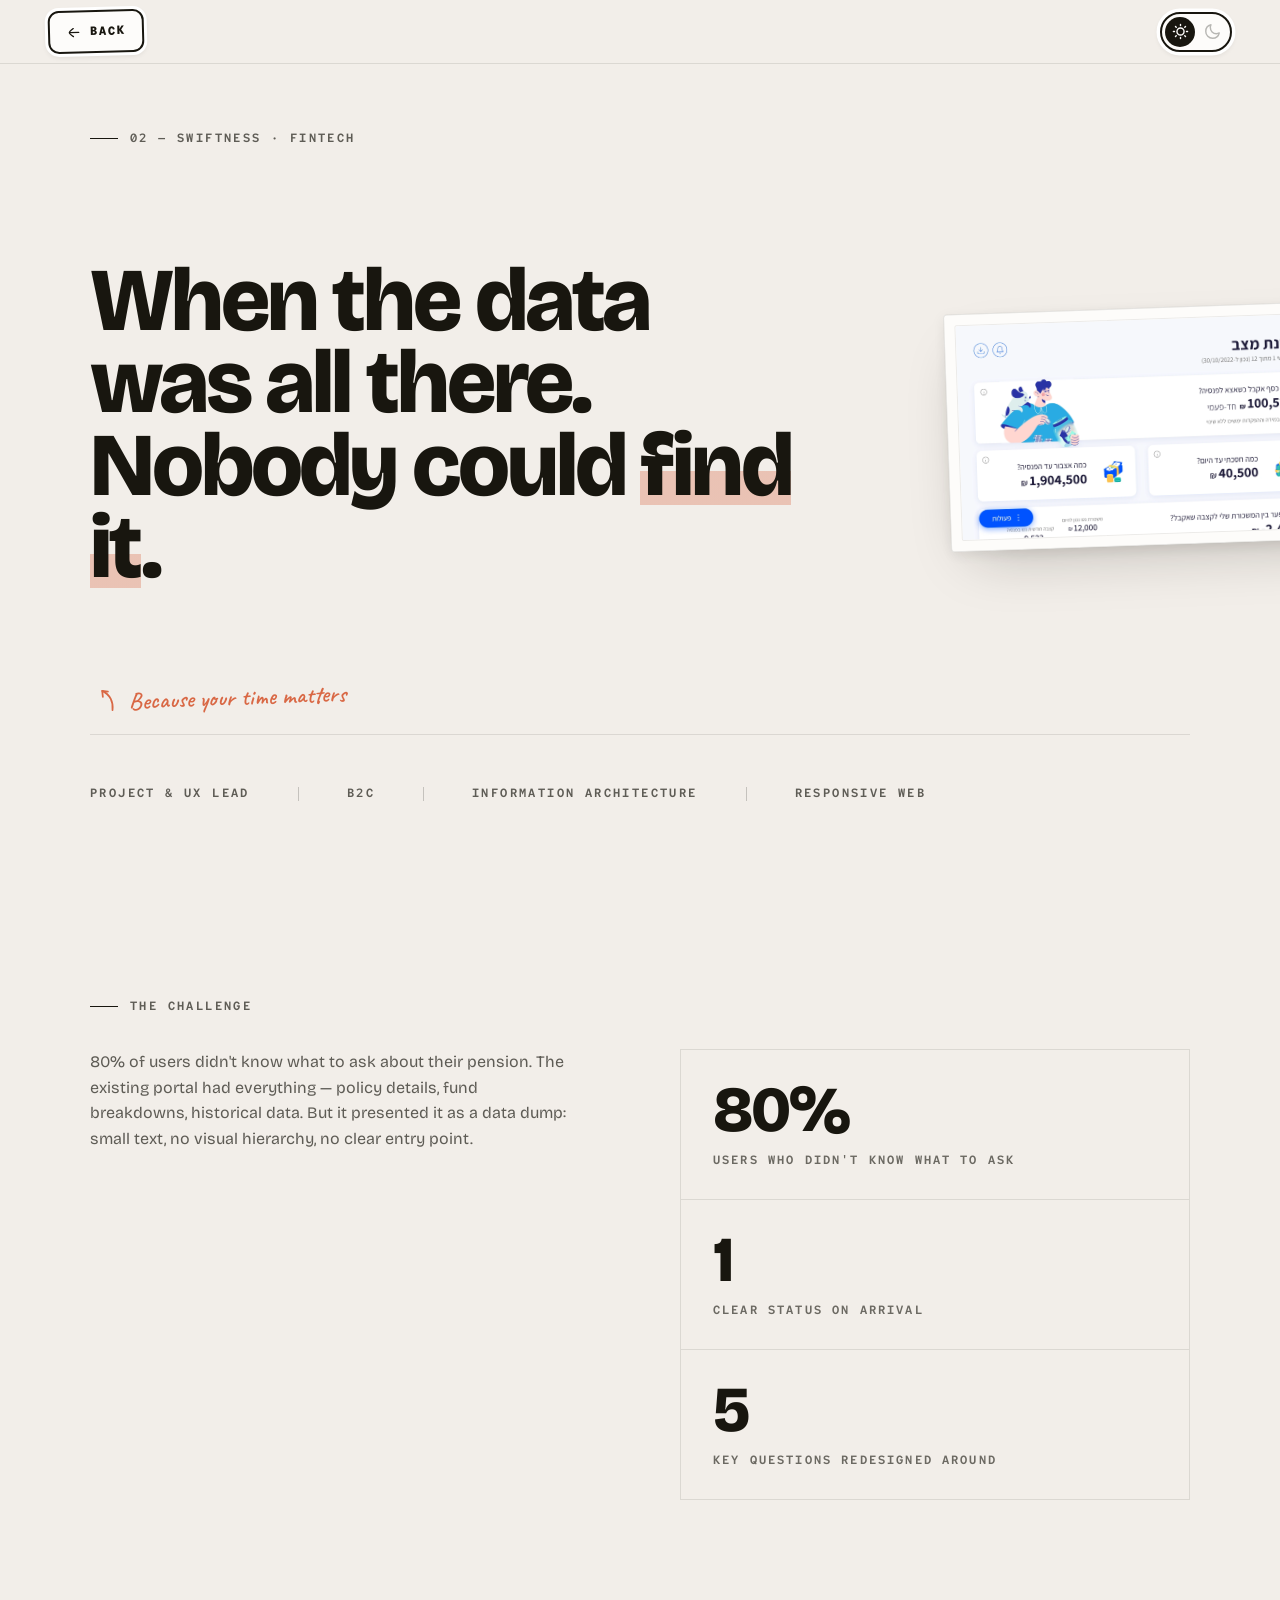
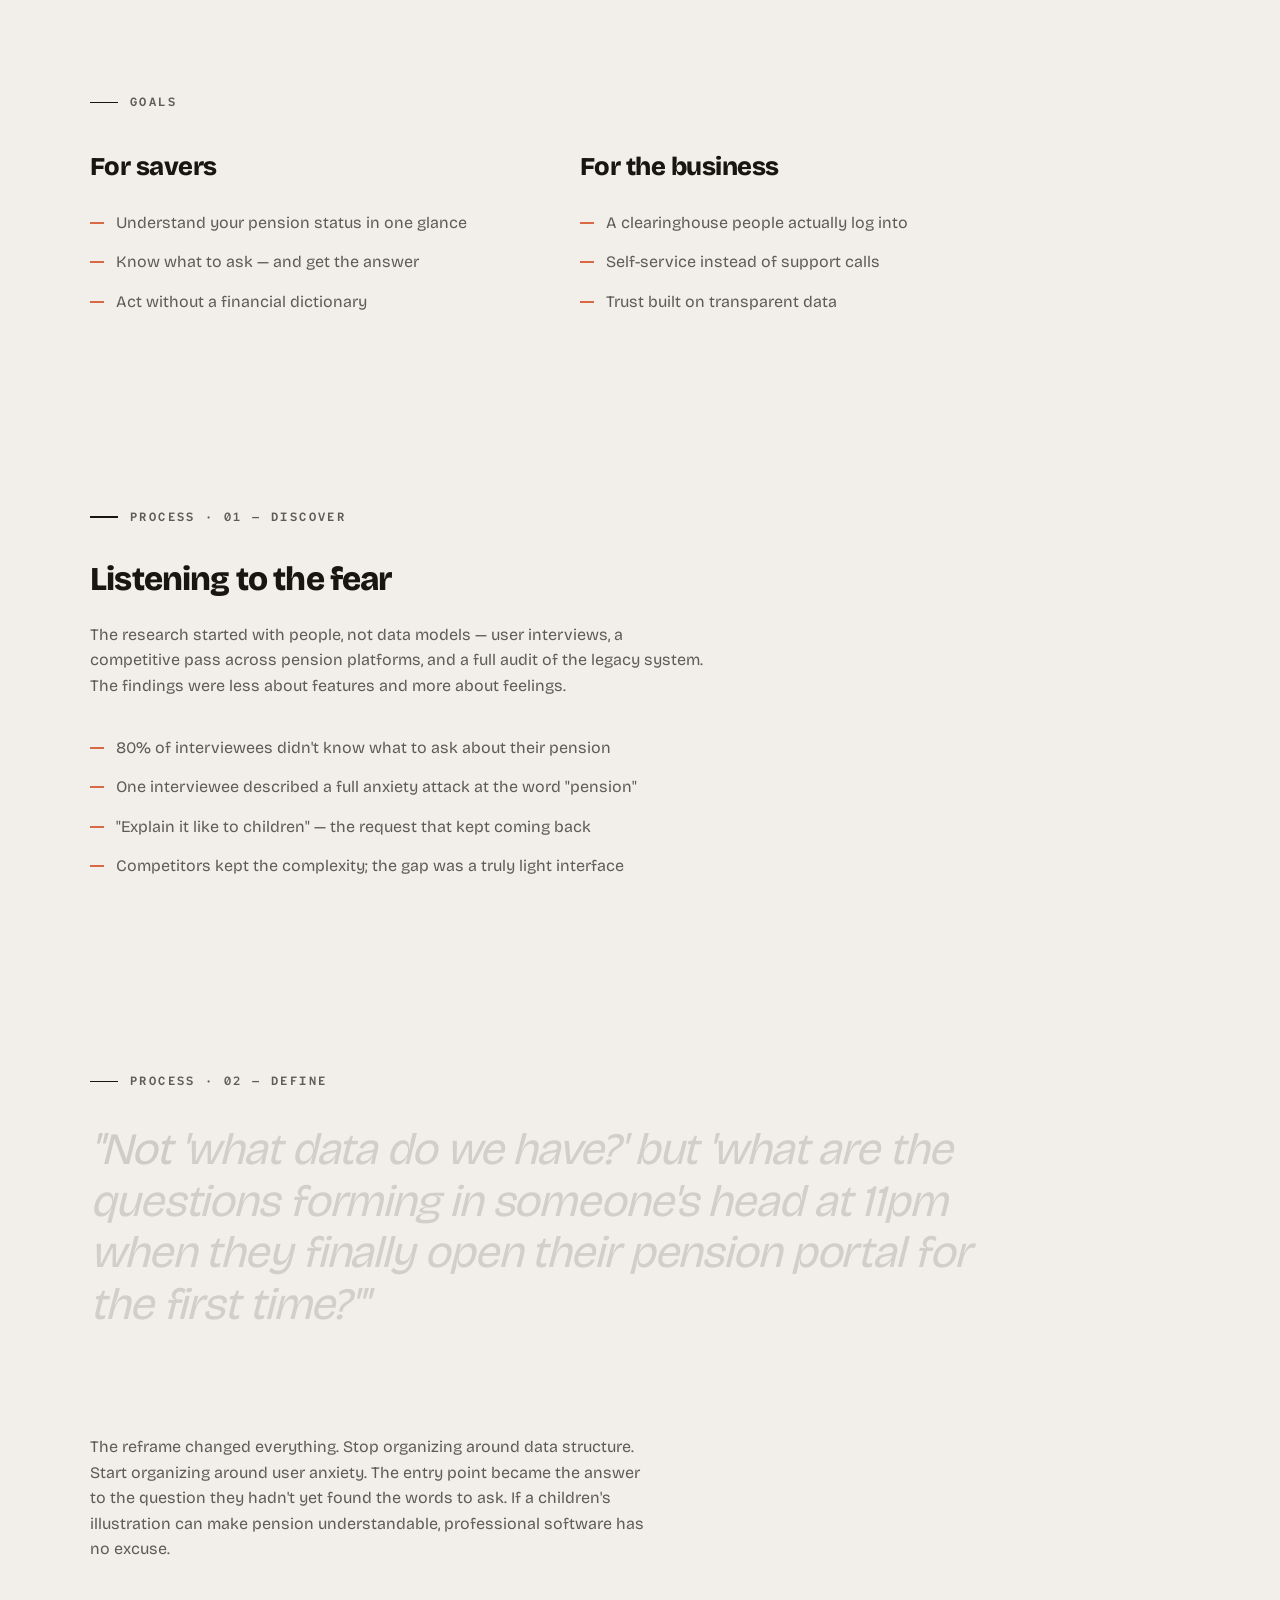
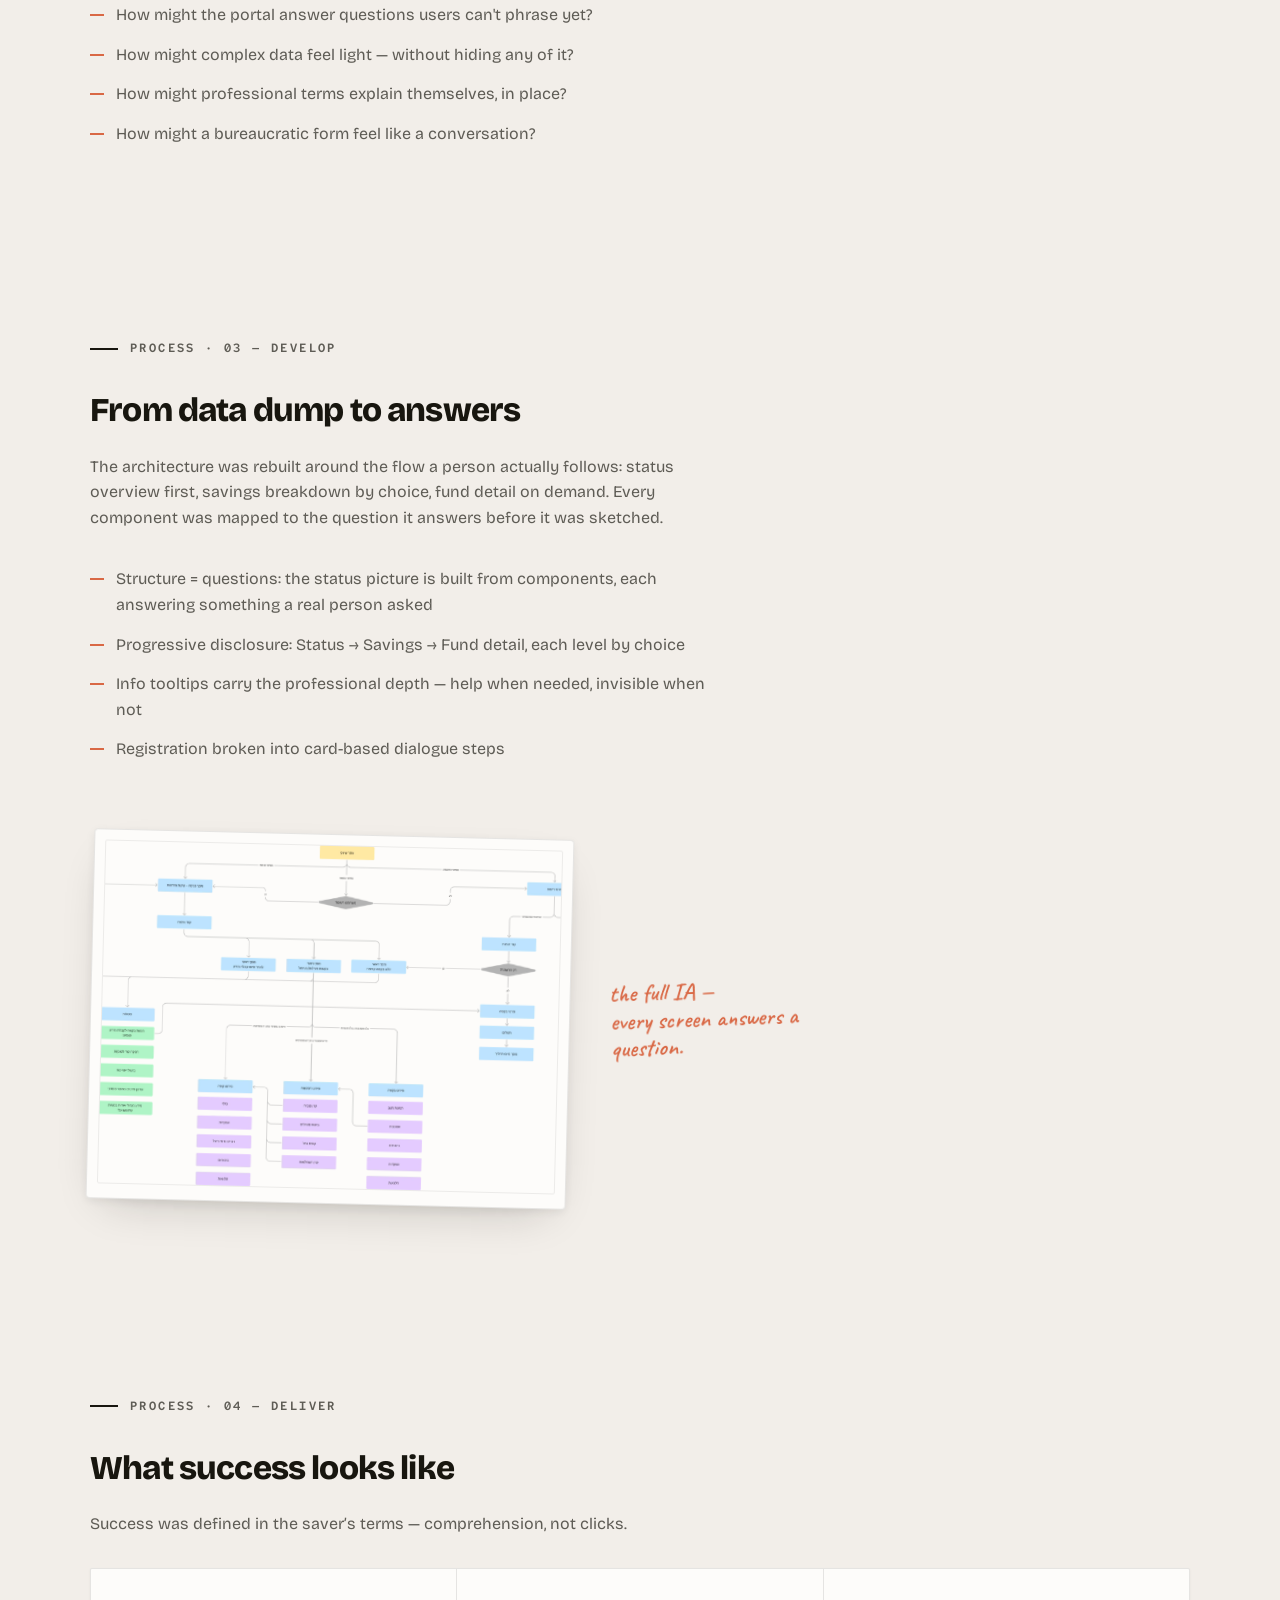
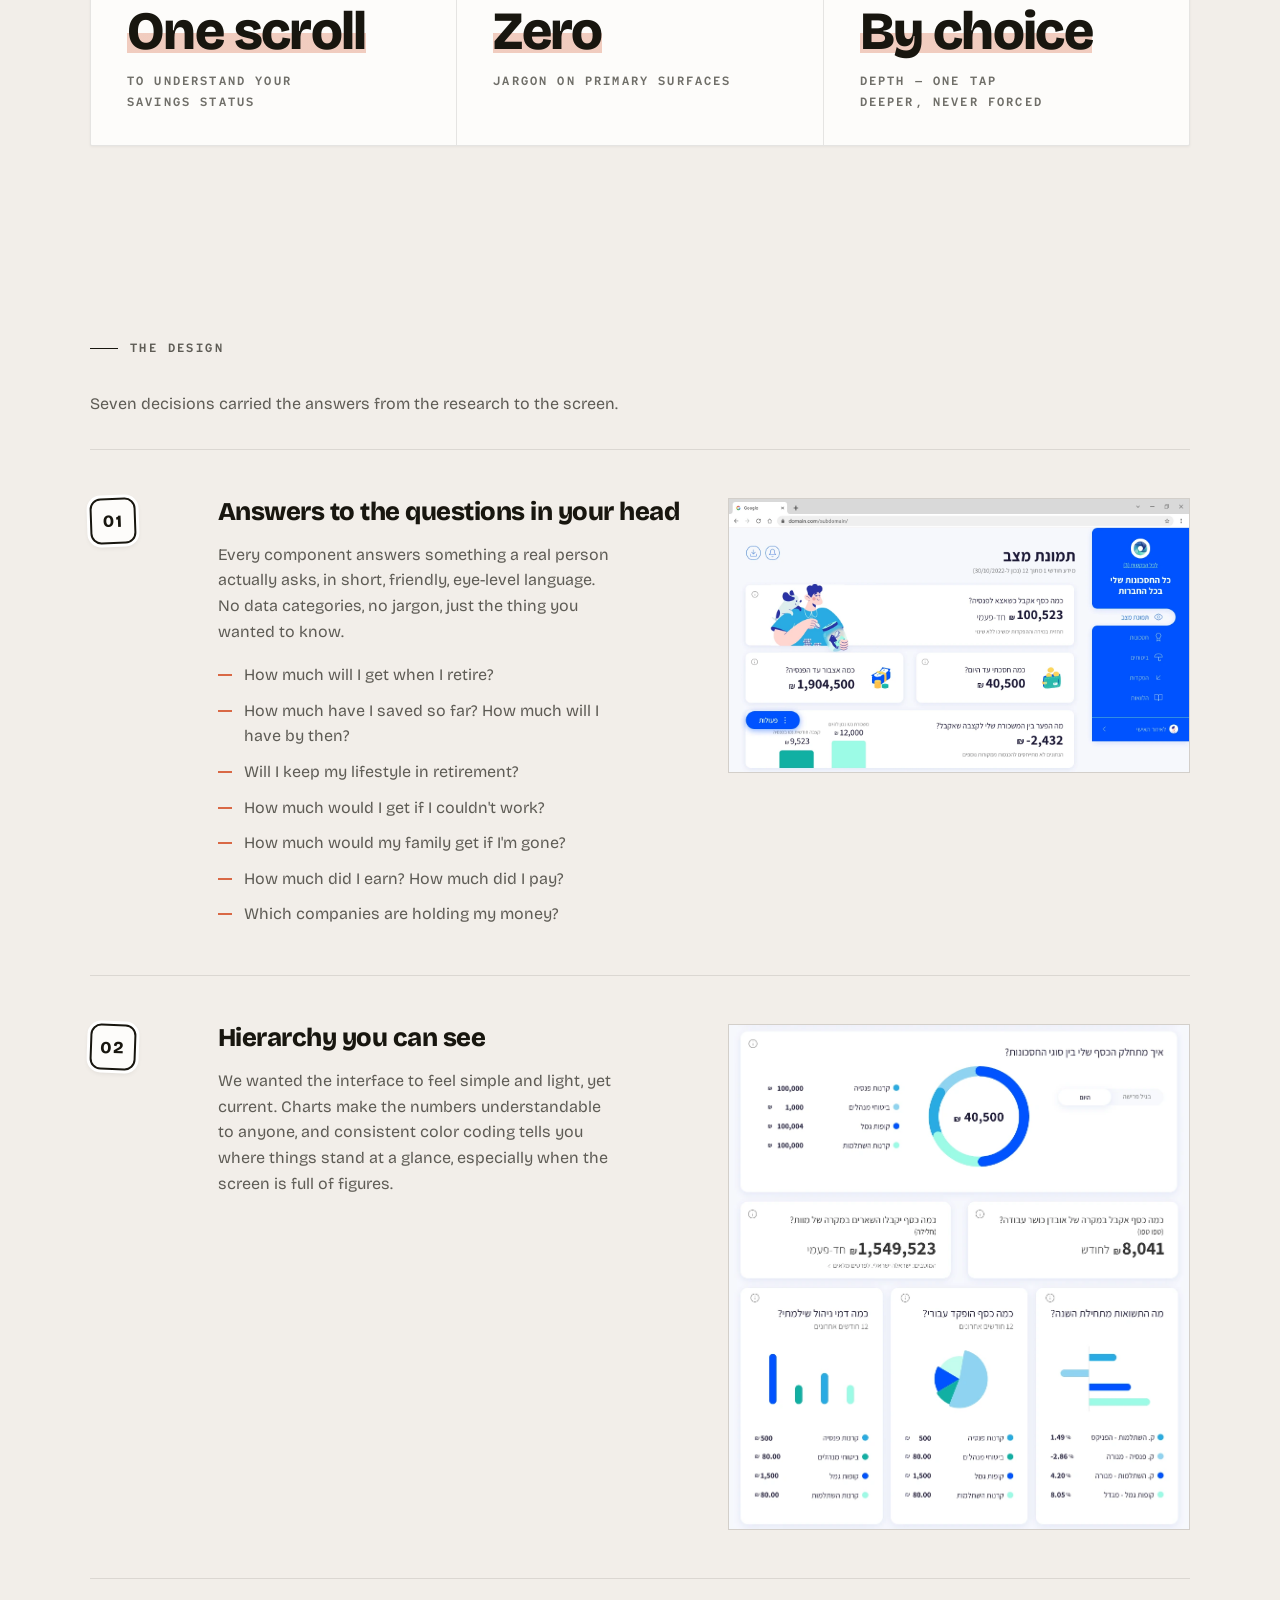
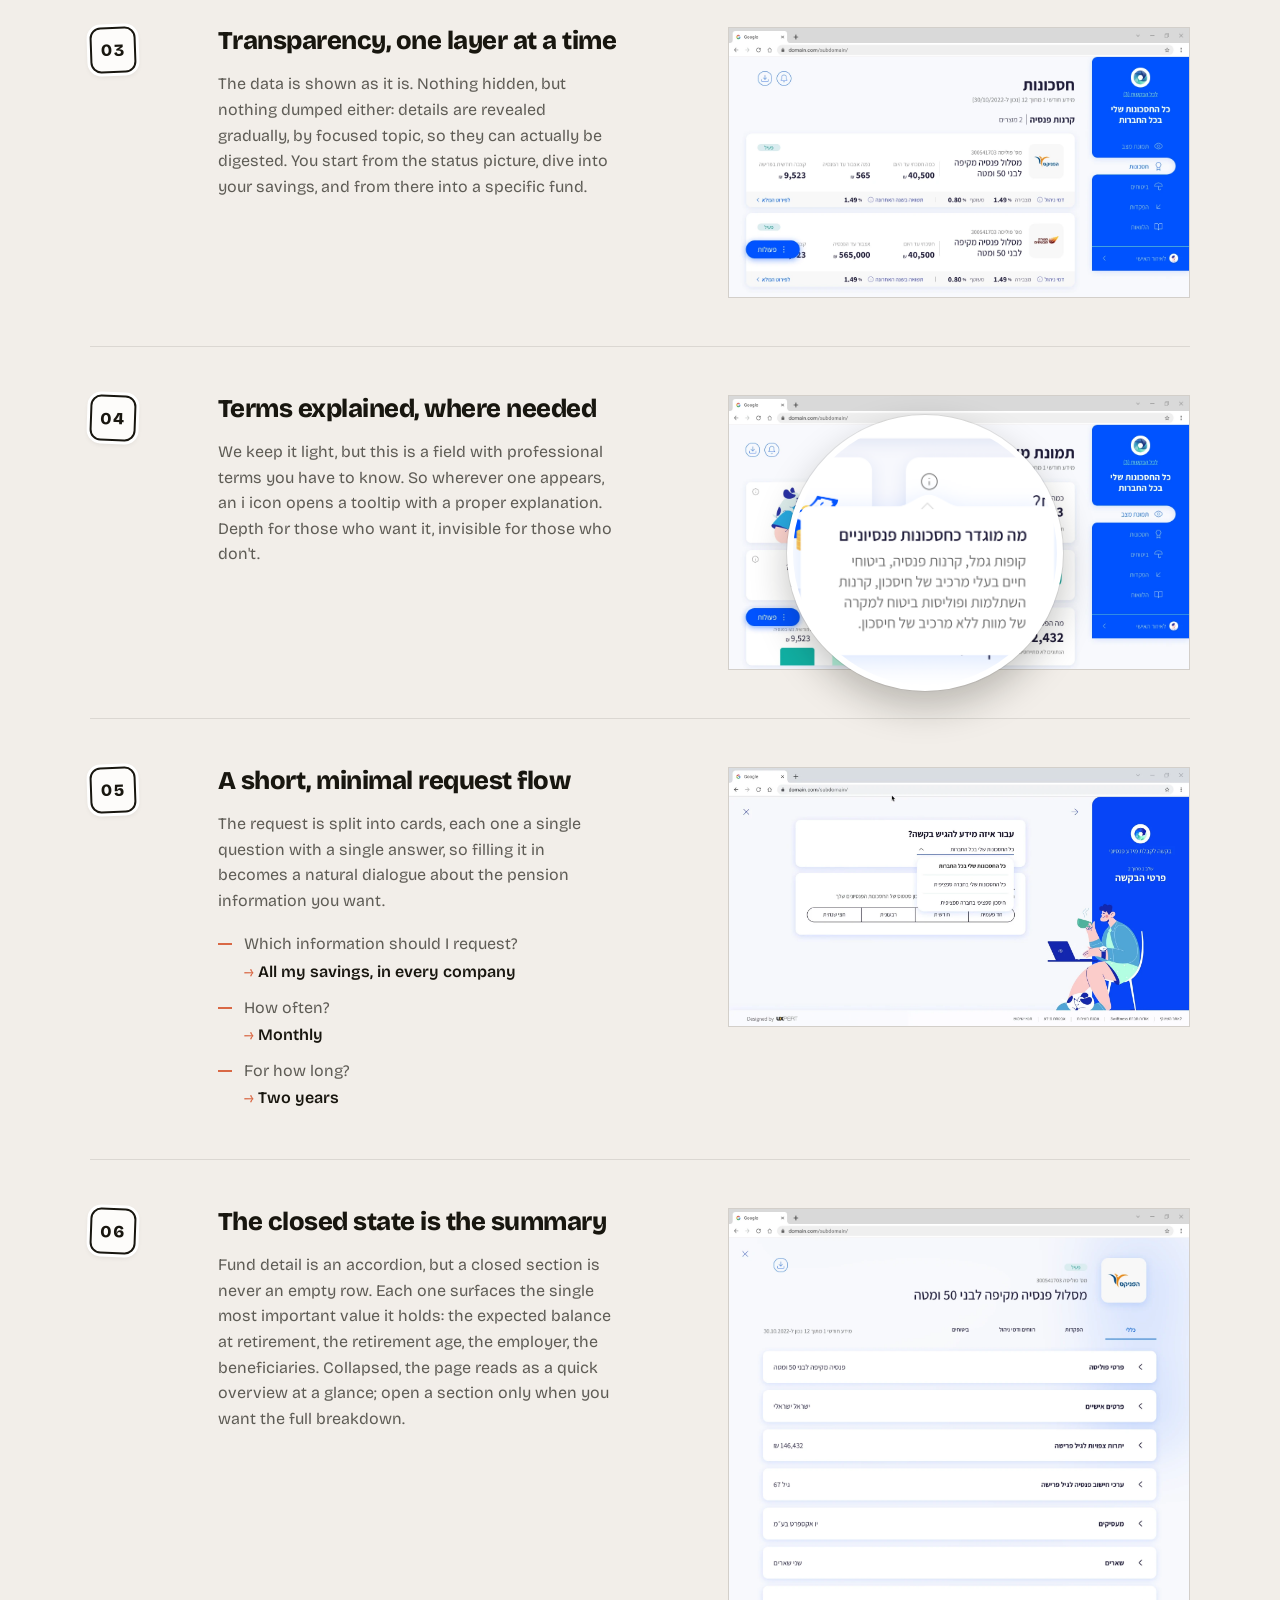
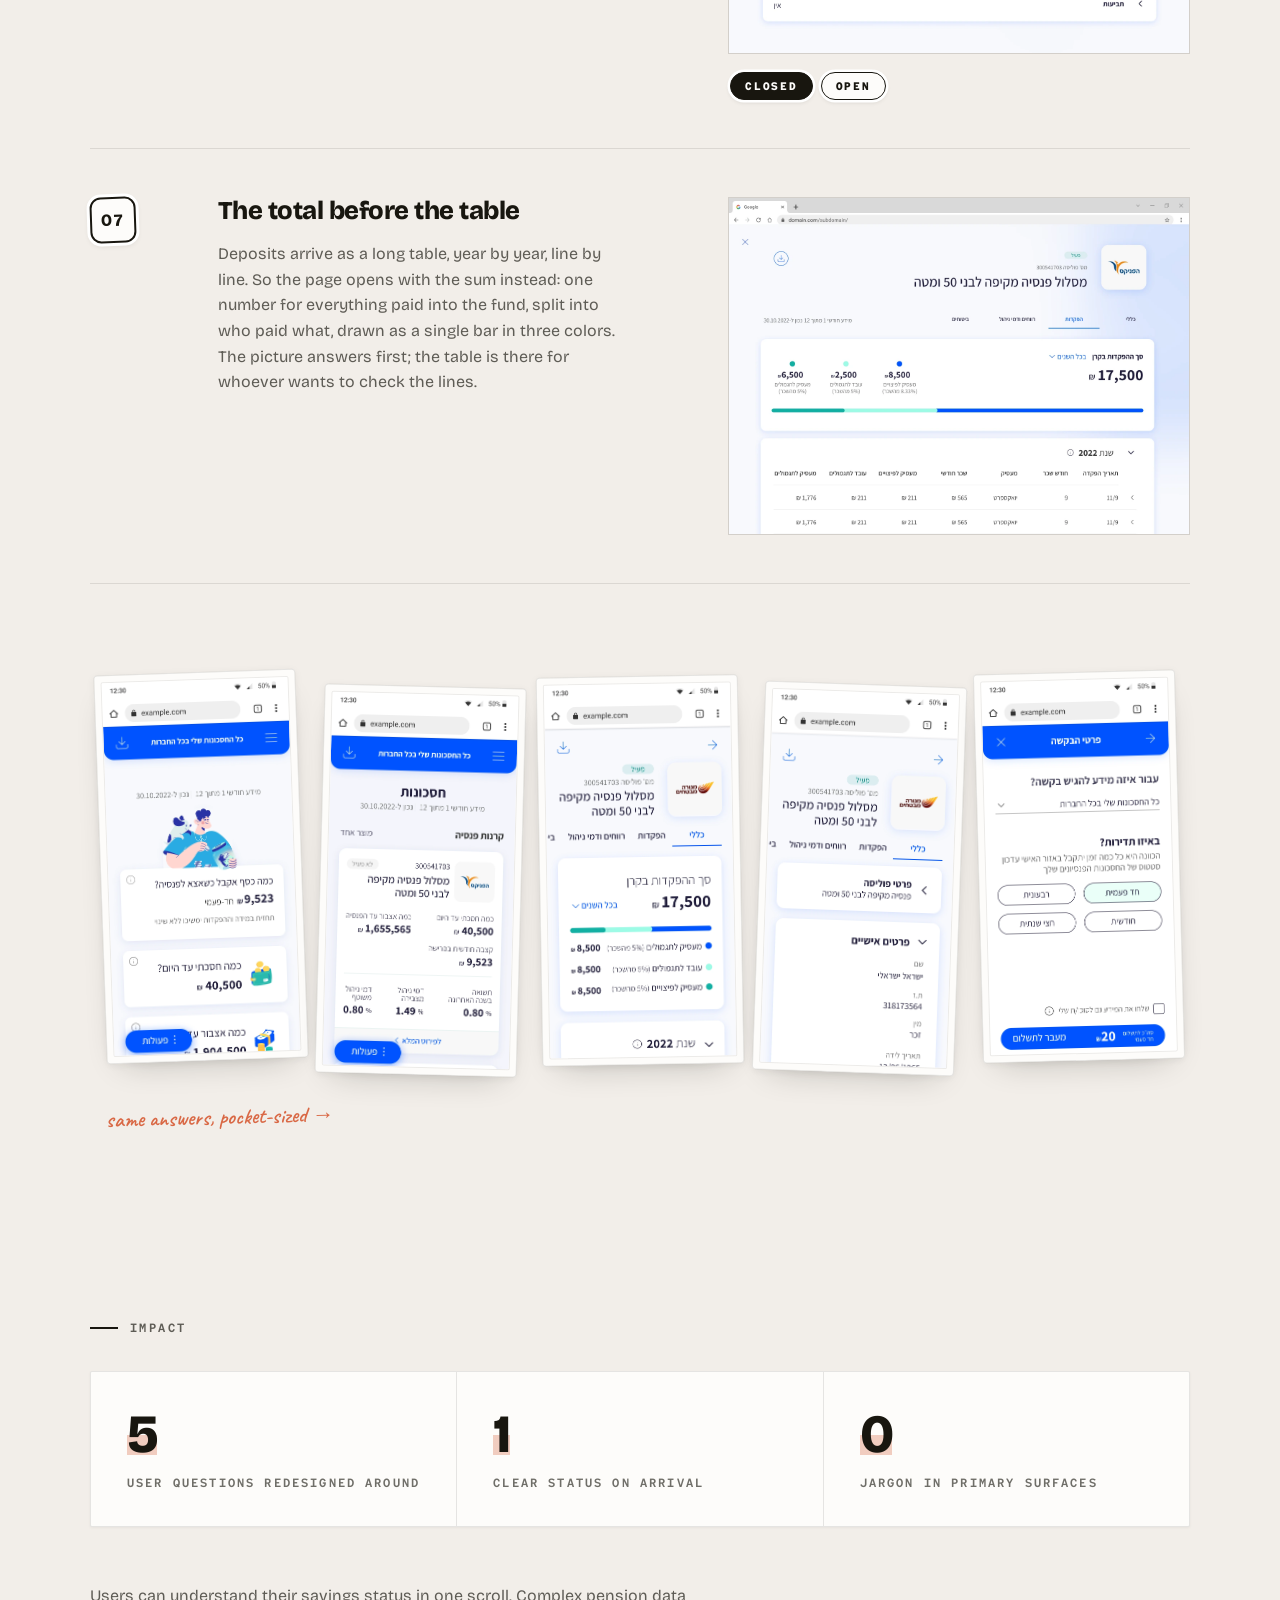
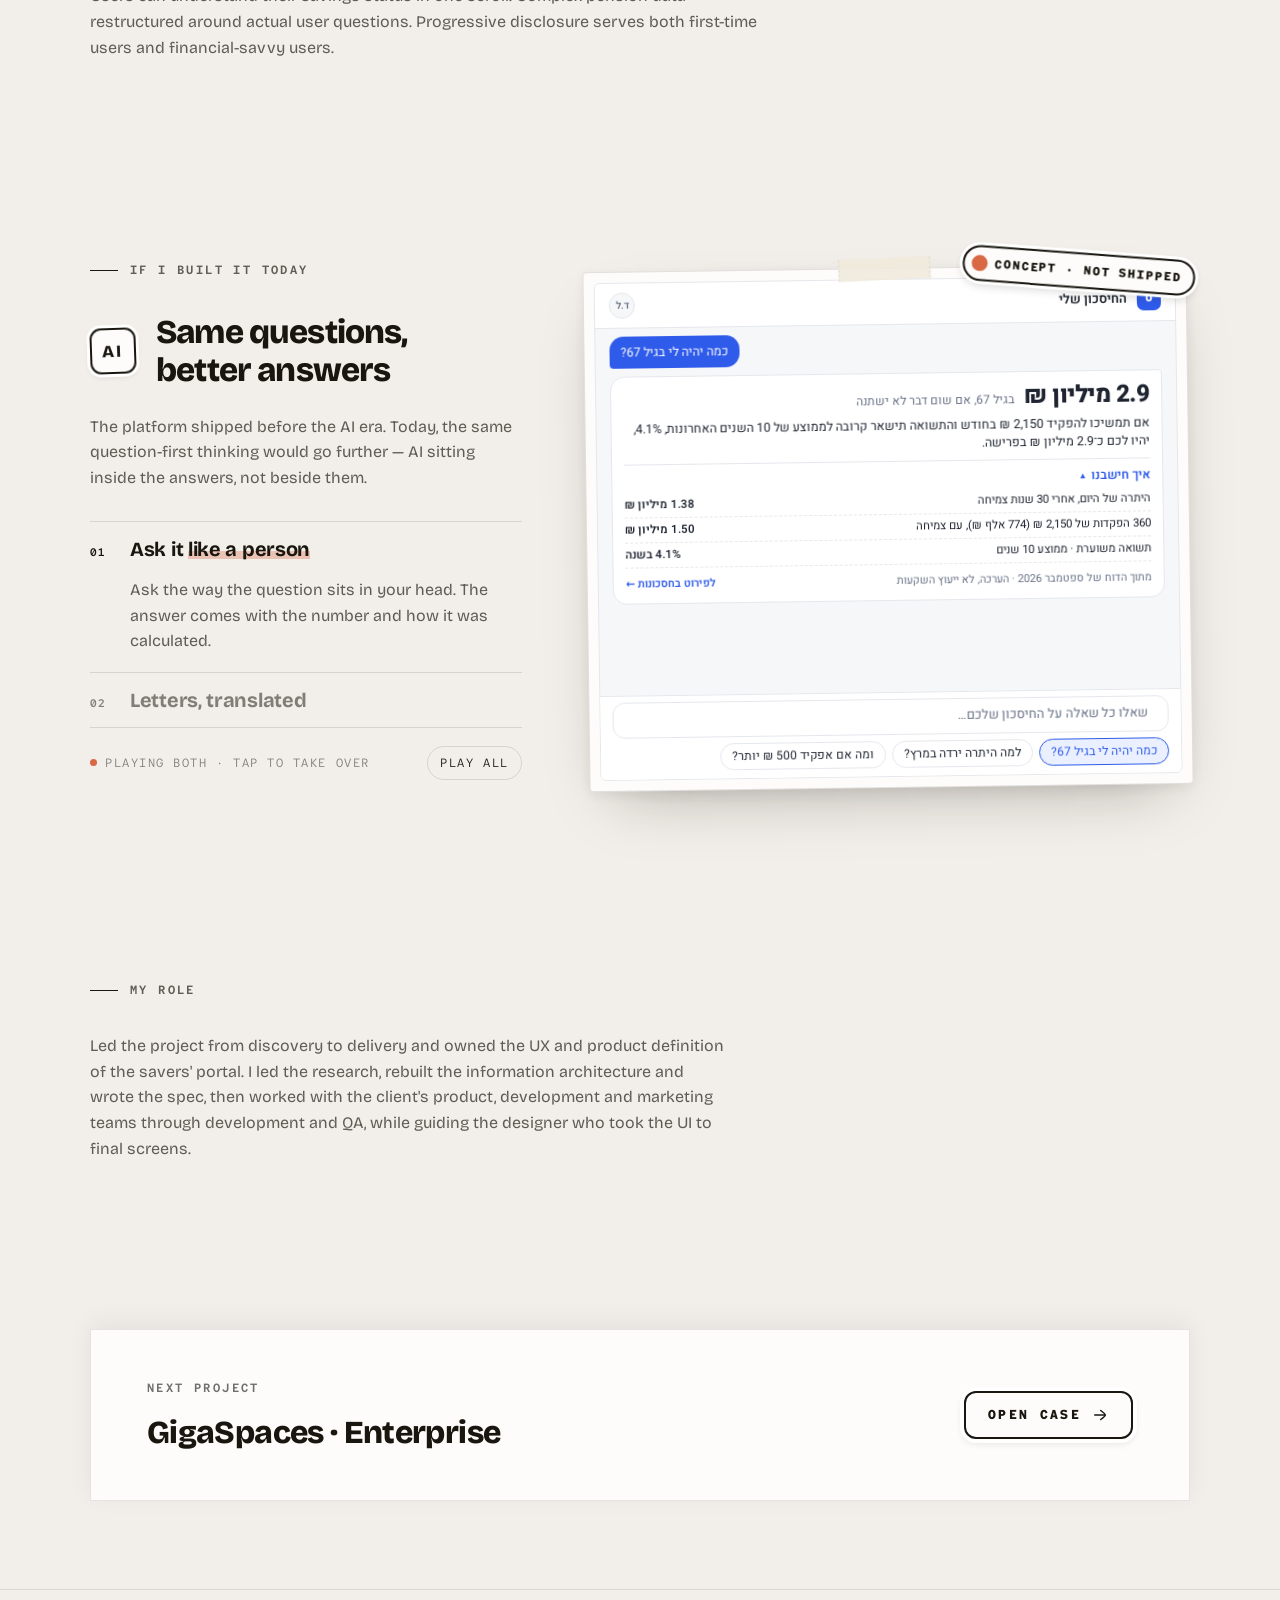
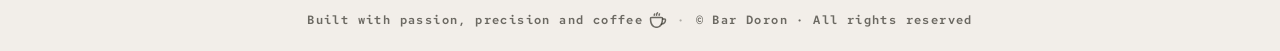
<file: swiftness.html>
<!DOCTYPE html>
<html lang="en">
<head>
  <meta charset="UTF-8" />
  <meta name="viewport" content="width=device-width, initial-scale=1.0" />
  <meta name="format-detection" content="telephone=no" />
  <script>(function(){try{var t=localStorage.getItem('theme');if(t==='dark'){document.documentElement.setAttribute('data-theme','dark');}}catch(e){}})();</script>
  <title>Swiftness — Bar Doron</title>

  <link rel="preconnect" href="https://fonts.googleapis.com" />
  <link rel="preconnect" href="https://fonts.gstatic.com" crossorigin />
  <link href="https://fonts.googleapis.com/css2?family=Bricolage+Grotesque:opsz,wght@12..96,200..800&family=Caveat:wght@600&family=Heebo:wght@400;500;600;700;800&family=Red+Hat+Mono:ital,wght@0,400;0,500;0,600;0,700;1,400&display=swap" rel="stylesheet" />

  <script src="vendor/gsap.min.js"></script>
  <script src="vendor/ScrollTrigger.min.js"></script>

  <style>
    :root {
      --cream:        #F2EEE9;
      --cream-stone:  #F2EEE9;
      --ink:          #18160F;
      --ink-dim:      rgba(24,22,15,.68);
      --ink-faint:    rgba(24,22,15,.62);
      --accent:       #D96845;

      --s-hero:       #F2EEE9;
      --s-auto:       #F2EBE2;
      --s-fintech:    #E8EFF2;
      --s-enterprise: #EEE9F2;
      --s-about:      #F2EEE9;
      --s-contact:    #18160F;

      --border:        rgba(24,22,15,.10);
      --border-soft:   rgba(24,22,15,.07);
      --border-strong: rgba(24,22,15,.20);
      --c-fg: 250, 248, 245;

      --fd: 'Bricolage Grotesque', system-ui, sans-serif;
      --fm: 'Red Hat Mono', 'JetBrains Mono', ui-monospace, monospace;

      --body-size: 12px;
      --body-weight: 600;
      --body-ls: 0.18em;
      --body-lh: 1.75;
    }

    [data-theme="dark"] {
      --cream:        #111111;
      --cream-stone:  #1A1A1A;
      --ink:          #F0F0EE;
      --ink-dim:      rgba(240,240,238,.68);
      --ink-faint:    rgba(240,240,238,.62);
      --border:        rgba(240,240,238,.10);
      --border-soft:   rgba(240,240,238,.07);
      --border-strong: rgba(240,240,238,.20);
      --c-fg: 240, 240, 238;
      --accent:       #E67E55;
      --s-hero:       #111111;
      --s-auto:       #1C1814;
      --s-fintech:    #0F1518;
      --s-enterprise: #141118;
      --s-about:      #1A1A18;
      --s-contact:    #050505;
    }

    .decision-row:nth-child(even) .decision-num { transform: rotate(2deg); }
    [data-theme="dark"] .decision-num {
      color: #18160F; background: #FDFCFA; border-color: #18160F;
      box-shadow: 0 0 0 3px #FFFFFF, 0 2px 8px rgba(0,0,0,.5);
    }

    /* sticky header case title — appears past the hero */
    .nav-case-title {
      position: absolute; left: 50%; transform: translateX(-50%) translateY(6px);
      font-family: var(--fd); font-size: 15px; font-weight: 800;
      font-variation-settings: 'opsz' 15, 'wght' 800;
      letter-spacing: -0.01em; text-transform: none;
      color: var(--ink);
      opacity: 0; pointer-events: none;
      transition: opacity .3s ease, transform .35s cubic-bezier(.22,1,.36,1);
      white-space: nowrap;
    }
    .nav-case-title.show { opacity: 1; transform: translateX(-50%) translateY(0); }
    @media (max-width: 640px) { .nav-case-title { font-size: 13px; } }

    /* reading progress — terracotta marker line under the header */
    .read-progress {
      position: absolute; left: 0; bottom: -1px;
      width: 100%; height: 3px;
      background: var(--accent);
      border-radius: 0 3px 3px 0;
      transform: scaleX(0); transform-origin: left center;
      pointer-events: none;
    }

    /* chapter nav — floating side rail */
    .chapter-nav {
      position: fixed; left: 28px; right: auto; top: 50%; bottom: auto;
      transform: translateY(-50%);
      width: auto; height: auto; padding: 0;
      background: none; border: none;
      z-index: 90;
      display: flex; flex-direction: column; align-items: flex-start;
      justify-content: flex-start; gap: 16px;
      opacity: 0; pointer-events: none;
      transition: opacity .4s ease;
    }
    .chapter-nav.show { opacity: 1; pointer-events: auto; }
    .chapter-link {
      display: flex; flex-direction: row-reverse; align-items: center; gap: 10px;
      font-family: var(--fm); font-size: 9.5px; font-weight: 600;
      letter-spacing: 0.18em; text-transform: uppercase;
      color: var(--ink-faint); text-decoration: none;
      transition: color .25s;
    }
    .chapter-link:hover { color: var(--ink); }
    .chapter-link .ch-label {
      background-image: linear-gradient(rgba(217,104,69,.32), rgba(217,104,69,.32));
      background-repeat: no-repeat;
      background-size: 0% 0.5em;
      background-position: 0 78%;
      transition: background-size .35s cubic-bezier(.22,1,.36,1);
    }
    [data-theme="dark"] .chapter-link .ch-label {
      background-image: linear-gradient(rgba(230,126,85,.42), rgba(230,126,85,.42));
    }
    .chapter-link .ch-rule {
      width: 14px; height: 1.5px; background: currentColor; flex-shrink: 0;
      transition: width .35s cubic-bezier(.22,1,.36,1), background .25s;
    }
    .chapter-link.active { color: var(--ink); }
    .chapter-link.active .ch-label { background-size: 100% 0.5em; }
    .chapter-link.active .ch-rule { width: 26px; background: var(--accent); }
    @media (max-width: 1439px) { .chapter-nav { display: none; } }

    /* zoomable prints — hover lifts, click picks the print up off the table */
    .zoomable { position: relative; cursor: none; }
    .zoomable::after {
      content: "+";
      position: absolute; top: 10px; right: 10px; z-index: 3;
      width: 26px; height: 26px;
      display: flex; align-items: center; justify-content: center;
      background: #FDFCFA; color: #18160F;
      border: 2px solid #18160F; border-radius: 50%;
      font-family: var(--fm); font-size: 15px; font-weight: 700; line-height: 1;
      box-shadow: 0 0 0 3px #FFFFFF, 0 2px 6px rgba(24,22,15,.2);
      transform: rotate(-8deg) scale(.5);
      opacity: 0;
      transition: opacity .25s ease, transform .35s cubic-bezier(.22,1,.36,1);
      pointer-events: none;
    }
    .zoomable:hover::after { opacity: 1; transform: rotate(-8deg) scale(1); }
    .cs-visual.zoomable { transition: transform .35s cubic-bezier(.22,1,.36,1), box-shadow .35s; }
    .cs-visual.zoomable:hover {
      transform: translateY(-4px);
      box-shadow: 0 12px 28px -14px rgba(24,22,15,.2);
    }
    .lb-overlay {
      position: fixed; inset: 0; z-index: 800;
      background: rgba(242,238,233,.95);
      opacity: 0; pointer-events: none;
      transition: opacity .35s ease;
    }
    [data-theme="dark"] .lb-overlay { background: rgba(17,17,17,.95); }
    .lb-overlay.open { opacity: 1; pointer-events: auto; }
    .lb-box {
      position: fixed; z-index: 810;
      background: #FDFCFA; padding: 10px;
      border: 1px solid var(--border); border-radius: 4px;
      box-shadow: 0 34px 90px -30px rgba(24,22,15,.4);
      cursor: none;
    }
    .lb-box img { width: 100%; height: 100%; object-fit: contain; display: block; }
    .lb-box.lb-scroll { overflow-y: auto; overscroll-behavior: contain; }
    .lb-box video { width: 100%; height: 100%; display: block; background: #FDFCFA; object-fit: cover; }
    .lb-film-x {
      position: fixed; top: 22px; right: 26px; z-index: 830;
      opacity: 0; transition: opacity .3s ease;
    }
    .lb-film-x.open { opacity: 1; }
    .lb-box.lb-scroll img { height: auto; }

    /* lightbox gallery — arrows, counter, caption */
    .lb-ui { position: fixed; inset: 0; z-index: 820; pointer-events: none; opacity: 0; transition: opacity .3s ease; }
    .lb-ui.open { opacity: 1; }
    .lb-nav, .lb-x {
      position: fixed; pointer-events: auto;
      width: 46px; height: 46px;
      display: flex; align-items: center; justify-content: center;
      background: #FDFCFA; color: #18160F;
      border: 2px solid #18160F; border-radius: 50%;
      box-shadow: 0 0 0 3px #FFFFFF, 0 3px 8px rgba(24,22,15,.18);
      cursor: none;
      transition: transform .3s cubic-bezier(.22,1,.36,1), box-shadow .3s;
    }
    .lb-nav svg, .lb-x svg { width: 18px; height: 18px; display: block; }
    .lb-prev { left: 26px; top: 50%; transform: translateY(-50%) rotate(-3deg); }
    .lb-next { right: 26px; top: 50%; transform: translateY(-50%) rotate(3deg); }
    .lb-prev:hover { transform: translateY(-50%) rotate(0deg) scale(1.1); }
    .lb-next:hover { transform: translateY(-50%) rotate(0deg) scale(1.1); }
    .lb-x { top: 22px; right: 26px; transform: rotate(4deg); }
    .lb-x:hover { transform: rotate(0deg) scale(1.1); }
    .lb-meta {
      position: fixed; left: 50%; bottom: 24px; transform: translateX(-50%);
      display: flex; align-items: baseline; gap: 18px;
      max-width: 78vw;
    }
    .lb-caption {
      font-family: var(--fm); font-size: 10px; font-weight: 600;
      letter-spacing: .16em; text-transform: uppercase;
      color: var(--ink-dim);
      white-space: nowrap; overflow: hidden; text-overflow: ellipsis;
    }
    .lb-count {
      font-family: var(--fm); font-size: 10px; font-weight: 700;
      letter-spacing: .16em; color: var(--accent);
      flex-shrink: 0;
    }
    @media (max-width: 640px) { .lb-nav { display: none; } }

    /* hero podcast — a sticker that talks (physical object: never inverts) */
    .hero-pod {
      display: inline-flex; align-items: center; gap: 14px;
      align-self: flex-start;
      margin-bottom: 30px;
      background: #FDFCFA;
      border: 2px solid #18160F;
      border-radius: 14px;
      padding: 9px 18px 9px 9px;
      box-shadow: 0 0 0 3px #FFFFFF, 0 3px 8px rgba(24,22,15,.16);
      transform: rotate(-1.2deg);
      transition: transform .35s cubic-bezier(.22,1,.36,1), box-shadow .35s;
    }
    .hero-pod:hover {
      transform: rotate(0deg) scale(1.02);
      box-shadow: 0 0 0 3px #FFFFFF, 0 6px 14px rgba(24,22,15,.2);
    }
    .hero-pod.playing { transform: rotate(0.6deg); }
    .pod-btn {
      width: 38px; height: 38px; flex-shrink: 0;
      display: flex; align-items: center; justify-content: center;
      background: #18160F; color: #FDFCFA;
      border: none; border-radius: 50%;
      cursor: none;
      transition: transform .3s cubic-bezier(.22,1,.36,1);
    }
    .pod-btn:hover { transform: scale(1.12); }
    .pod-btn svg { width: 15px; height: 15px; display: block; }
    .pod-btn .pod-pause { display: none; }
    .hero-pod.playing .pod-play { display: none; }
    .hero-pod.playing .pod-pause { display: block; }
    .pod-info { display: flex; flex-direction: column; gap: 7px; }
    .pod-label {
      font-family: var(--fm); font-size: 9.5px; font-weight: 700;
      letter-spacing: .18em; text-transform: uppercase;
      color: rgba(24,22,15,.6);
      white-space: nowrap;
    }
    .pod-track { width: 100%; padding: 5px 0; cursor: none; }
    .pod-track-line {
      height: 2px; background: rgba(24,22,15,.18);
      position: relative; border-radius: 2px;
    }
    .pod-fill {
      position: absolute; inset: 0;
      background: #D96845; border-radius: 2px;
      transform: scaleX(0); transform-origin: left center;
    }
    .pod-time {
      font-family: var(--fm); font-size: 9.5px; font-weight: 700;
      letter-spacing: .14em; color: rgba(24,22,15,.4);
      min-width: 34px;
    }
    [data-theme="dark"] .hero-pod {
      box-shadow: 0 0 0 3px #FFFFFF, 0 3px 10px rgba(0,0,0,.45);
    }
    @media (max-width: 640px) { .pod-info { min-width: 0; } }

    /* handwritten note beside the podcast sticker */
    .pod-row {
      display: flex; align-items: center; gap: 10px;
      align-self: flex-start;
      margin-bottom: 30px;
    }
    .pod-row .hero-pod { margin-bottom: 0; }
    .pod-note {
      display: flex; align-items: flex-end; gap: 10px;
      font-family: 'Caveat', cursive;
      font-size: 24px; font-weight: 600; line-height: 1;
      letter-spacing: 0; text-transform: none;
      color: var(--accent);
      transform: rotate(-2deg) translateY(6px);
      white-space: nowrap;
      pointer-events: none; user-select: none;
    }
    .pod-note svg { width: 28px; height: 28px; flex-shrink: 0; transform: scaleX(-1); }
    @media (max-width: 640px) { .pod-note { display: none; } }

    /* floating mini player — the story follows you (physical object: never inverts) */
    .pod-float {
      position: fixed; right: 28px; bottom: 28px; z-index: 60;
      width: 52px; height: 52px; border-radius: 50%;
      background: #FDFCFA;
      border: 2px solid #18160F;
      box-shadow: 0 0 0 3px #FFFFFF, 0 4px 10px rgba(24,22,15,.18);
      display: flex; align-items: center; justify-content: center;
      padding: 0; cursor: none;
      transform: rotate(-4deg) translateY(16px) scale(.6);
      opacity: 0; pointer-events: none;
      transition: opacity .35s cubic-bezier(.22,1,.36,1), transform .35s cubic-bezier(.22,1,.36,1);
    }
    .pod-float.show { opacity: 1; pointer-events: auto; transform: rotate(-4deg) translateY(0) scale(1); }
    .pod-float.show:hover { transform: rotate(0deg) scale(1.06); }
    .pf-ring { position: absolute; inset: 2px; transform: rotate(-90deg); }
    .pf-ring circle { fill: none; stroke-width: 3.5; }
    .pf-ring-bg { stroke: rgba(24,22,15,.08); }
    .pf-ring-fill { stroke: #D96845; stroke-linecap: round; stroke-dasharray: 182.2; stroke-dashoffset: 182.2; }
    .pf-core {
      position: relative;
      width: 36px; height: 36px; border-radius: 50%;
      background: #18160F;
      display: flex; align-items: center; justify-content: center;
    }
    .pf-icon { width: 15px; height: 15px; color: #FDFCFA; display: none; }
    .pod-float.playing .pf-pause { display: block; }
    .pod-float:not(.playing) .pf-play { display: block; transform: translateX(1px); }
    [data-theme="dark"] .pod-float { box-shadow: 0 0 0 3px #FFFFFF, 0 4px 12px rgba(0,0,0,.5); }
    @media (max-width: 640px) { .pod-float { right: 18px; bottom: 18px; } }

    /* marker highlight — brand terracotta, same as home */
    .mark-hl {
      background-image: linear-gradient(rgba(217,104,69,.32), rgba(217,104,69,.32));
      background-repeat: no-repeat;
      background-size: 100% 0.38em;
      background-position: 0 82%;
    }
    [data-theme="dark"] .mark-hl {
      background-image: linear-gradient(rgba(230,126,85,.42), rgba(230,126,85,.42));
    }

    /* ── Back button ── */
    .cs-back {
      display: inline-flex; align-items: center; gap: 8px;
      background: #FDFCFA; color: #18160F;
      padding: 9px 16px; border-radius: 11px;
      font-family: var(--fm); font-size: 10.5px; font-weight: 700;
      letter-spacing: 0.16em; text-transform: uppercase;
      text-decoration: none;
      border: 2px solid #18160F;
      box-shadow: 0 0 0 3px #FFFFFF, 0 2px 6px rgba(24,22,15,.16);
      transform: rotate(-1.5deg);
      transition: transform .35s cubic-bezier(.22,1,.36,1), box-shadow .35s;
    }
    .cs-back:hover {
      transform: rotate(0deg) scale(1.05);
      box-shadow: 0 0 0 3px #FFFFFF, 0 5px 12px rgba(24,22,15,.22);
    }
    .cs-back svg { flex-shrink: 0; width: 16px; height: 16px; }
    [data-theme="dark"] .cs-back {
      background: #FDFCFA; color: #18160F; border-color: #18160F;
      box-shadow: 0 0 0 3px #FFFFFF, 0 2px 8px rgba(0,0,0,.5);
    }

    /* ── Toggle pill ── */
    .theme-toggle {
      display: flex; align-items: center;
      padding: 3px; gap: 2px;
      border-radius: 100px;
      background: #FDFCFA;
      border: 2px solid #18160F;
      box-shadow: 0 0 0 3.5px #FFFFFF, 0 2px 6px rgba(24,22,15,.16);
      cursor: pointer;
      position: relative; flex-shrink: 0;
      transition: transform .35s cubic-bezier(.22,1,.36,1), box-shadow .3s;
    }
    .theme-toggle:hover { transform: rotate(-2deg) scale(1.05); }
    [data-theme="dark"] .theme-toggle {
      background: #FDFCFA;
      border-color: #18160F;
      box-shadow: 0 0 0 3.5px #FFFFFF, 0 2px 8px rgba(0,0,0,.4);
    }
    .tog-pill {
      position: absolute;
      width: 30px; height: 30px; border-radius: 50%;
      background: #18160F;
      box-shadow: none;
      top: 3px; left: 3px;
      transition: transform .3s cubic-bezier(.4,0,.2,1);
      pointer-events: none;
    }
    [data-theme="dark"] .tog-pill { transform: translateX(32px); background: #18160F; }
    .tog-sun, .tog-moon {
      width: 30px; height: 30px;
      display: flex; align-items: center; justify-content: center;
      position: relative; z-index: 1;
      color: rgba(24,22,15,0.30);
      transition: color .25s; pointer-events: none; flex-shrink: 0;
    }
    .tog-sun .hgi, .tog-moon .hgi { width: 17px; height: 17px; }
    :root:not([data-theme="dark"]) .tog-sun { color: #FDFCFA; }
    [data-theme="dark"] .tog-moon { color: #FDFCFA; }
    [data-theme="dark"] .tog-sun  { color: rgba(24,22,15,0.32); }



    /* ── PAGE TRANSITION — chapter card ── */
    .page-cover {
      position: fixed; z-index: 900;
      background: #FDFCFA;
      border: 1px solid var(--border);
      transition: left .55s cubic-bezier(.65,0,.2,1), top .55s cubic-bezier(.65,0,.2,1),
                  width .55s cubic-bezier(.65,0,.2,1), height .55s cubic-bezier(.65,0,.2,1),
                  border-radius .55s;
      pointer-events: none;
    }
    .page-cover--full { left: 0 !important; top: 0 !important; width: 100vw !important; height: 100vh !important; border-radius: 0 !important; }
    #pt-enter {
      position: fixed; inset: 0; z-index: 950;
      background: #FDFCFA;
      display: flex; flex-direction: column; align-items: center; justify-content: center; gap: 18px;
      transition: transform .75s cubic-bezier(.7,0,.18,1);
    }
    #pt-enter .pt-label {
      font-family: var(--fm); font-size: 10px; font-weight: 600;
      letter-spacing: .2em; text-transform: uppercase;
      color: rgba(24,22,15,.4);
      opacity: 0; transform: translateY(10px);
      transition: opacity .4s ease, transform .5s cubic-bezier(.22,1,.36,1);
    }
    #pt-enter .pt-title {
      font-family: var(--fd); font-weight: 800;
      font-variation-settings: 'opsz' 48, 'wght' 800;
      font-size: clamp(36px, 6vw, 72px); letter-spacing: -.03em; white-space: nowrap;
      color: #18160F; text-transform: none; text-align: center; padding: 0 24px;
      background-image: linear-gradient(rgba(217,104,69,.32), rgba(217,104,69,.32));
      background-repeat: no-repeat; background-size: 0% 0.38em; background-position: 0 82%;
      opacity: 0; transform: translateY(16px);
      transition: opacity .45s ease, transform .55s cubic-bezier(.22,1,.36,1),
                  background-size .6s cubic-bezier(.22,1,.36,1);
    }
    @media (max-width: 640px) { #pt-enter .pt-title { font-size: clamp(20px, calc(8.4vw - 4px), 36px); } }   /* fits "UX Library" from 320px up */
    #pt-enter.pt-text-in .pt-label,
    #pt-enter.pt-text-in .pt-title { opacity: 1; transform: translateY(0); }
    #pt-enter.pt-mark-in .pt-title { background-size: 100% 0.38em; }
    #pt-enter.pt-leave { transform: translateY(-100%); }
    [data-theme="dark"] .page-cover {
      background: #1B1916;
      border-color: rgba(255,255,255,.10);
    }
    [data-theme="dark"] #pt-enter { background: #1B1916; }
    [data-theme="dark"] #pt-enter .pt-label { color: rgba(240,240,238,.45); }
    [data-theme="dark"] #pt-enter .pt-title {
      color: #F0F0EE;
      background-image: linear-gradient(rgba(230,126,85,.42), rgba(230,126,85,.42));
    }
    /* veil — the quiet way back (no title, no card) */
    .pt-veil {
      position: fixed; inset: 0; z-index: 950;
      background: var(--cream);
      transform: translateY(-100%);
      transition: transform .42s cubic-bezier(.65,0,.25,1);
      pointer-events: none;
    }
    .pt-veil.down { transform: translateY(0); }
    #pt-enter.pt-plain { transition: transform .55s cubic-bezier(.7,0,.2,1); }

    /* ── CURSOR — sticker pointer ── */
    @media (hover: hover) and (pointer: fine) {
      body, a, button { cursor: none !important; }
    }
    #cur-sticker {
      position: fixed; z-index: 9999; pointer-events: none;
      width: 27px; height: 27px;
      transform: rotate(-6deg);
      filter: drop-shadow(0 2px 3px rgba(24,22,15,.28));
      transition: transform .25s cubic-bezier(.22,1,.36,1);
      will-change: left, top;
    }
    #cur-sticker svg {
      width: 100%; height: 100%; display: block;
      position: absolute; inset: 0;
      transition: opacity .18s ease, transform .25s cubic-bezier(.22,1,.36,1);
    }
    #cur-sticker .cur-hand { opacity: 0; transform: scale(.7); }
    body.on-link #cur-sticker {
      transform: rotate(-8deg) scale(1.22);
      filter: drop-shadow(0 4px 7px rgba(24,22,15,.32));
    }
    body.on-link #cur-sticker .cur-arrow { opacity: 0; transform: scale(.7); }
    body.on-link #cur-sticker .cur-hand { opacity: 1; transform: scale(1); }
    body.cur-down #cur-sticker { transform: rotate(-6deg) scale(.78); transition-duration: .09s; }
    body.cur-down.on-link #cur-sticker { transform: rotate(-8deg) scale(.98); transition-duration: .09s; }
    .hgi path, .hgi circle { stroke-width: 2; }

    *, *::before, *::after { box-sizing: border-box; margin: 0; padding: 0; }
    html { scroll-behavior: smooth; overflow-x: clip; }   /* clip, not hidden: hidden makes body a scroll container, which kills position:sticky (and iOS ignores it on body alone) */
    body {
      font-family: var(--fm);
      font-size: var(--body-size);
      font-weight: var(--body-weight);
      letter-spacing: var(--body-ls);
      line-height: var(--body-lh);
      text-transform: uppercase;
      color: var(--ink);
      background: var(--cream);
      -webkit-font-smoothing: antialiased;
      overflow-x: clip;
      cursor: none;
    }


    nav {
      position: fixed; top: 0; left: 0; right: 0; z-index: 100;
      padding: 0 48px;
      height: 64px;
      display: flex; align-items: center; justify-content: space-between;
      background: var(--cream);
      border-bottom: 1px solid var(--border);
      opacity: 0;
    }

    .nav-logo {
      font-family: var(--fd);
      font-size: 18px; font-weight: 800;
      font-variation-settings: 'opsz' 18, 'wght' 800;
      letter-spacing: -0.02em;
      text-transform: none;
      color: var(--ink); text-decoration: none;
    }

    .nav-links {
      display: flex; gap: 40px; list-style: none; align-items: center;
    }
    .nav-links a {
      font-family: var(--fm); font-size: 11px; font-weight: 600;
      letter-spacing: 0.18em; text-transform: uppercase;
      color: var(--ink-dim); text-decoration: none;
      transition: color .2s;
    }
    .nav-links a:hover { color: var(--ink); }
    .nav-links a.active {
      color: var(--ink);
      border-bottom: 1.5px solid var(--ink);
      padding-bottom: 1px;
    }
    .nav-links a.back {
      color: var(--ink-dim);
      display: flex; align-items: center; gap: 6px;
    }
    .nav-links a.back:hover { color: var(--ink); }

    .btn-black {
      display: inline-flex; align-items: center; gap: 10px;
      background: #FDFCFA; color: #18160F;
      padding: 11px 22px; border-radius: 12px;
      font-family: var(--fm); font-size: 11px; font-weight: 700;
      letter-spacing: 0.18em; text-transform: uppercase;
      text-decoration: none; cursor: none;
      border: 2px solid #18160F;
      box-shadow: 0 0 0 4px #FFFFFF, 0 3px 8px rgba(24,22,15,.16);
      transition: transform .35s cubic-bezier(.22,1,.36,1), box-shadow .35s;
    }
    .btn-black .hgi { width: 18px; height: 18px; }
    .btn-black:hover,
    .cs-next-card:hover .btn-black {
      transform: rotate(-1.6deg) scale(1.045);
      box-shadow: 0 0 0 4px #FFFFFF, 0 7px 16px rgba(24,22,15,.22);
    }
    [data-theme="dark"] .btn-black {
      background: #FDFCFA; color: #18160F;
      box-shadow: 0 0 0 4px #FFFFFF, 0 3px 10px rgba(0,0,0,.4);
    }

    .btn-text {
      display: inline-flex; align-items: center; gap: 8px;
      font-family: var(--fm); font-size: 11px; font-weight: 600;
      letter-spacing: 0.18em; text-transform: uppercase;
      color: var(--ink); text-decoration: none;
      border-bottom: 1.5px solid var(--accent);
      padding-bottom: 2px;
      transition: opacity .2s;
    }
    .btn-text:hover { opacity: 0.6; }

    .eyebrow + .phase-body { margin-top: 32px; }
    .eyebrow {
      display: flex; align-items: center; gap: 12px;
      margin-bottom: 24px;
    }
    .eyebrow-rule {
      width: 28px; height: 1.5px; background: var(--ink); flex-shrink: 0;
    }
    .eyebrow-text {
      font-family: var(--fm); font-size: 10px; font-weight: 600;
      letter-spacing: 0.20em; text-transform: uppercase; color: var(--ink-dim);
    }

    .cs-hero {
      min-height: 100vh;
      background: var(--cream);
      padding: 96px max(48px, calc((100vw - 1100px) / 2));
      display: flex;
      flex-direction: column;
      justify-content: space-between;
      padding-top: calc(64px + 64px);
    }

    .cs-hero-center {
      flex: 1;
      display: flex;
      align-items: center;
    }

    .cs-headline {
      font-family: var(--fd);
      font-size: clamp(52px, 7vw, 100px);
      font-weight: 800;
      font-variation-settings: 'opsz' 72, 'wght' 800;
      line-height: 0.92;
      letter-spacing: -0.035em;
      text-transform: none;
      color: var(--ink);
      max-width: 900px;
    }

    /* hero visual — the interface peeks in from the right, printed on paper */
    .cs-hero { position: relative; }
    .cs-hero > * { position: relative; z-index: 2; }
    .cs-hero-visual {
      position: absolute; z-index: 1;
      top: 50%;
      right: clamp(-200px, -12vw, -140px);
      width: clamp(460px, 38vw, 640px);
      pointer-events: none;
      display: none;
    }
    .chv-frame {
      background: #FDFCFA;
      padding: 10px;
      border: 1px solid var(--border);
      border-radius: 4px;
      box-shadow: 0 24px 60px -24px rgba(24,22,15,.28), 0 4px 14px rgba(24,22,15,.08);
      transform: rotate(-2deg);
    }
    .chv-frame img {
      display: block; width: 100%;
      border: 1px solid var(--border-soft);
      border-radius: 2px;
    }
    [data-theme="dark"] .chv-frame {
      background: #FDFCFA;
      border-color: rgba(24,22,15,.3);
      box-shadow: 0 24px 60px -24px rgba(0,0,0,.65), 0 4px 14px rgba(0,0,0,.35);
    }
    @media (min-width: 1200px) {
      .cs-hero-visual { display: block; }
      .cs-headline { max-width: clamp(560px, 55vw, 860px); }
    }

    /* hero print in flow for tablets & phones (the edge-peek version only shows ≥1200px) */
    .cs-hero-print-m { display: none; }
    @media (max-width: 1199px) {
      .cs-hero-print-m { display: block; width: 100%; max-width: 640px; margin: 4px 0 30px; }   /* between the eyebrow and the headline */
      /* deterministic rhythm: no flex-centring of the headline; the slack goes above the meta row */
      .cs-hero { justify-content: flex-start; min-height: 0; }   /* no viewport fill on phones — the meta row follows the headline instead of sitting at the fold */
      .cs-hero-center { flex: 0 0 auto; margin-bottom: 40px; }
      .cs-hero > .pod-row { margin-top: 0; }
      .cs-meta-row { margin-top: 0; }
      .cs-hero-print-m .chv-frame { transform: rotate(-1.5deg); }
    }
    @media (max-width: 640px) {
      .cs-hero-print-m { margin: 2px 0 26px; }
      .cs-hero-print-m .chv-frame { padding: 8px; }
    }

    .cs-meta-row {
      display: flex;
      gap: 48px;
      align-items: center;
      padding-top: 48px;
      border-top: 1px solid var(--border);
      flex-wrap: wrap;
    }
    .cs-meta-item {
      font-family: var(--fm);
      font-size: 10px;
      font-weight: 600;
      letter-spacing: 0.20em;
      text-transform: uppercase;
      color: var(--ink-dim);
    }
    .cs-meta-sep {
      width: 1px;
      height: 14px;
      background: var(--border-strong);
    }

    .cs-section {
      padding: 96px max(48px, calc((100vw - 1100px) / 2));
      background: var(--cream);
    }
    .cs-section-alt {
      background: var(--cream);
    }

    .overview-grid {
      display: grid;
      grid-template-columns: 1fr 1fr;
      gap: 80px;
      align-items: start;
      margin-top: 32px;
    }

    .overview-problem {
      font-family: var(--fm);
      font-size: 12px;
      font-weight: 400;
      letter-spacing: 0.12em;
      line-height: 2.2;
      color: var(--ink-dim);
      text-transform: uppercase;
      max-width: 480px;
    }

    .stat-cells {
      display: grid;
      grid-template-columns: 1fr;
      gap: 0;
      border: 1px solid var(--border);
    }
    .stat-cell {
      padding: 28px 32px;
      border-bottom: 1px solid var(--border);
    }
    .stat-cell:last-child { border-bottom: none; }
    .stat-cell-num {
      font-family: var(--fd);
      font-size: 64px;
      font-weight: 800;
      font-variation-settings: 'opsz' 60, 'wght' 800;
      letter-spacing: -0.03em;
      line-height: 1;
      text-transform: none;
      color: var(--ink);
      display: block;
      margin-bottom: 8px;
    }
    .stat-cell-lbl {
      font-size: 10px;
      font-weight: 600;
      letter-spacing: 0.18em;
      color: var(--ink-faint);
    }

    .cs-turn {
      padding: 96px max(48px, calc((100vw - 1100px) / 2));
      background: var(--cream);
    }

    .turn-quote {
      font-family: var(--fd);
      font-size: clamp(32px, 3.5vw, 52px);
      font-weight: 400;
      font-style: italic;
      font-variation-settings: 'opsz' 48, 'wght' 400;
      letter-spacing: -0.025em;
      line-height: 1.15;
      text-transform: none;
      color: var(--ink);
      max-width: 900px;
      margin-bottom: 40px;
      margin-top: 32px;
    }

    .turn-text {
      font-family: var(--fm);
      font-size: 12px;
      font-weight: 400;
      letter-spacing: 0.14em;
      line-height: 2.2;
      color: var(--ink-dim);
      text-transform: uppercase;
      max-width: 560px;
    }

    /* v2 structure — goals, phases, reflection */
    .goals-grid {
      display: grid;
      grid-template-columns: 1fr 1fr;
      gap: 80px;
      margin-top: 32px;
      max-width: 900px;
    }
    .goal-title {
      font-family: var(--fd);
      font-size: 19px; font-weight: 800;
      font-variation-settings: 'opsz' 19, 'wght' 800;
      letter-spacing: -0.02em; text-transform: none;
      color: var(--ink);
      margin-bottom: 20px;
    }
    .find-list {
      list-style: none;
      display: flex; flex-direction: column; gap: 14px;
      font-family: var(--fm); font-size: 12px; font-weight: 400;
      letter-spacing: 0.14em; line-height: 1.9;
      color: var(--ink-dim); text-transform: uppercase;
      max-width: 460px;
    }
    .find-list li { padding-left: 26px; position: relative; }
    .find-list li::before {
      content: "";
      position: absolute; left: 0; top: 0.75em;
      width: 14px; height: 2px;
      background: var(--accent);
    }
    .find-list--wide { max-width: 640px; margin-top: 36px; }
    .phase-head {
      display: flex; align-items: center; gap: 20px;
      margin: 32px 0 24px;
    }
    .phase-title {
      font-family: var(--fd);
      font-size: clamp(24px, 2.6vw, 34px); font-weight: 800;
      font-variation-settings: 'opsz' 30, 'wght' 800;
      letter-spacing: -0.025em; text-transform: none;
      color: var(--ink);
    }
    .phase-body {
      font-family: var(--fm); font-size: 12px; font-weight: 400;
      letter-spacing: 0.14em; line-height: 2.2;
      color: var(--ink-dim); text-transform: uppercase;
      max-width: 620px;
    }
    @media (max-width: 800px) { .goals-grid { grid-template-columns: 1fr; gap: 40px; } }

    /* field strip — research artifacts, prints on the table */
    .field-strip {
      display: flex;
      align-items: center;
      gap: 40px;
      margin-top: 72px;
    }
    .field-print {
      background: #FDFCFA;
      padding: 10px 10px 14px;
      border: 1px solid var(--border);
      border-radius: 4px;
      box-shadow: 0 18px 44px -20px rgba(24,22,15,.24), 0 3px 10px rgba(24,22,15,.07);
      flex-shrink: 0;
    }
    .field-print img {
      display: block;
      border: 1px solid var(--border-soft);
      border-radius: 2px;
    }
    .field-print--manager { transform: rotate(1.4deg); width: 480px; }
    .field-print--manager img { width: 100%; aspect-ratio: 4 / 3; object-fit: cover; }
    .field-caption {
      font-family: 'Caveat', cursive;
      font-size: 24px; font-weight: 600; line-height: 1.15;
      letter-spacing: 0; text-transform: none;
      color: var(--accent);
      max-width: 220px;
      transform: rotate(-2deg);
    }
    [data-theme="dark"] .field-print {
      background: #FDFCFA;
      border-color: rgba(24,22,15,.3);
      box-shadow: 0 18px 44px -20px rgba(0,0,0,.6), 0 3px 10px rgba(0,0,0,.3);
    }
    @media (max-width: 900px) {
      .field-strip { flex-direction: column; align-items: flex-start; gap: 32px; }
      .field-print--manager { width: min(420px, 100%); }
    }

    /* turn quote — words ink in on scroll, key phrase gets the marker */
    .turn-quote .tw { opacity: .14; }
    .turn-mark {
      background-image: linear-gradient(rgba(217,104,69,.32), rgba(217,104,69,.32));
      background-repeat: no-repeat;
      background-size: 0% 0.38em;
      background-position: 0 82%;
    }
    [data-theme="dark"] .turn-mark {
      background-image: linear-gradient(rgba(230,126,85,.42), rgba(230,126,85,.42));
    }
    .turn-note {
      display: flex; align-items: flex-end; gap: 8px;
      font-family: 'Caveat', cursive;
      font-size: 27px; font-weight: 600; line-height: 1;
      letter-spacing: 0; text-transform: none;
      color: var(--accent);
      transform: rotate(-2.5deg);
      margin: -10px 0 44px 6px;
      opacity: 0;
    }
    .turn-note svg { width: 30px; height: 30px; flex-shrink: 0; }
    /* reduced motion / no-JS: show the finished state */
    .turn-static .turn-quote .tw { opacity: 1; }
    .turn-static .turn-mark { background-size: 100% 0.38em; }
    .turn-static .turn-note { opacity: 1; }
    @media (max-width: 640px) { .turn-note { font-size: 23px; } }

    .decisions-list {
      margin-top: 32px;
      display: flex;
      flex-direction: column;
    }

    .decision-row {
      display: grid;
      grid-template-columns: 80px 1fr 1fr;
      gap: 48px;
      align-items: start;
      padding: 48px 0;
      border-bottom: 1px solid var(--border);
    }
    .decision-row:first-child { border-top: 1px solid var(--border); }

    .decision-num {
      font-family: var(--fd);
      font-size: 17px;
      font-weight: 800;
      font-variation-settings: 'opsz' 17, 'wght' 800;
      line-height: 1;
      text-transform: none;
      color: #18160F;
      background: #FDFCFA;
      border: 2px solid #18160F;
      border-radius: 11px;
      width: 46px; height: 46px;
      display: inline-flex; align-items: center; justify-content: center;
      box-shadow: 0 0 0 3px #FFFFFF, 0 2px 6px rgba(24,22,15,.14);
      transform: rotate(-2deg);
    }

    .decision-title {
      font-family: var(--fd);
      font-size: clamp(20px, 2vw, 28px);
      font-weight: 800;
      font-variation-settings: 'opsz' 24, 'wght' 800;
      letter-spacing: -0.02em;
      line-height: 1.1;
      text-transform: none;
      color: var(--ink);
      margin-bottom: 16px;
    }
    .decision-body {
      font-family: var(--fm);
      font-size: 12px;
      font-weight: 400;
      letter-spacing: 0.12em;
      line-height: 2.1;
      color: var(--ink-dim);
      text-transform: uppercase;
      max-width: 400px;
    }
    /* decision lists — the questions people actually ask, with margin-note asides */
    .decision-list { margin-top: 18px; max-width: 400px; gap: 10px; }
    .qa-list li { display: flex; flex-direction: column; gap: 2px; }
    .qa-a { color: var(--ink); font-weight: 700; }
    .qa-a::before { content: "\2192\00a0"; color: var(--accent); font-weight: 400; }

    .cs-visual {
      aspect-ratio: 16/9;
      background: rgba(24,22,15,.04);
      border: 1px solid var(--border);
      display: flex;
      align-items: center;
      justify-content: center;
    }
    [data-theme="dark"] .cs-visual {
      background: rgba(240,240,238,.04);
    }
    .cs-visual-label {
      font-family: var(--fm);
      font-size: 10px;
      font-weight: 400;
      letter-spacing: 0.14em;
      color: var(--ink-faint);
      text-align: center;
      padding: 24px;
      line-height: 2;
      font-style: italic;
      text-transform: uppercase;
    }
    .cs-visual video { width: 100%; height: 100%; object-fit: cover; display: block; background: #FDFCFA; }
    .cs-visual img {
      width: 100%; height: 100%;
      object-fit: cover; object-position: center top;
      display: block;
    }
    /* loupe — a lens over the detail a decision is about (same pattern as champion) */
    .cs-visual--detail { position: relative; }
    .ui-loupe {
      position: absolute;
      width: 42%; aspect-ratio: 1 / 1;
      border-radius: 50%;
      background-repeat: no-repeat;
      background-color: #FFFFFF;
      border: 6px solid #FFFFFF;
      box-shadow: 0 16px 36px rgba(24,22,15,.25), 0 0 0 1px rgba(24,22,15,.08);
      z-index: 2; pointer-events: none;
    }
    /* phone strip — the whole system, pocket-sized, laid out on the table */
    .phone-strip { display: flex; align-items: flex-start; gap: 18px; margin-top: 88px; padding: 0 10px; }
    .phone-print {
      flex: 1 1 0; min-width: 0;
      background: #FDFCFA; padding: 6px;
      border: 1px solid var(--border); border-radius: 4px;
      box-shadow: 0 14px 34px -18px rgba(24,22,15,.3), 0 2px 8px rgba(24,22,15,.06);
      transition: transform .4s cubic-bezier(.22,1,.36,1), box-shadow .4s;
    }
    .phone-print:nth-child(1) { transform: rotate(-2deg); }
    .phone-print:nth-child(2) { transform: rotate(1.5deg) translateY(14px); }
    .phone-print:nth-child(3) { transform: rotate(-1deg) translateY(4px); }
    .phone-print:nth-child(4) { transform: rotate(2deg) translateY(12px); }
    .phone-print:nth-child(5) { transform: rotate(-1.5deg); }
    .phone-print:hover { transform: rotate(0deg) translateY(-6px); z-index: 2; box-shadow: 0 22px 44px -18px rgba(24,22,15,.36), 0 3px 10px rgba(24,22,15,.08); }
    .phone-print img {
      display: block; width: 100%; aspect-ratio: 1 / 2;
      object-fit: cover; object-position: center top;
      border: 1px solid var(--border-soft); border-radius: 2px;
    }
    [data-theme="dark"] .phone-print { background: #FDFCFA; border-color: rgba(24,22,15,.3); }
    .strip-caption {
      display: block; margin: 26px 0 0 16px;
      font-family: 'Caveat', cursive; font-size: 22px; font-weight: 600;
      letter-spacing: 0; text-transform: none;
      color: var(--accent); transform: rotate(-1.5deg);
    }
    /* state print — one frame, two states of the same screen, crossfading */
    .state-print { position: relative; }
    .state-print .sp-frame { position: relative; margin-bottom: 46px; overflow: hidden; }
    .state-print .sp-img {
      position: absolute; inset: 0; width: 100%; height: 100%;
      object-fit: cover; object-position: center top;
      transition: opacity .7s cubic-bezier(.22,1,.36,1);
    }
    .state-print .sp-open { opacity: 0; }
    .state-print .sp-frame.is-open .sp-open { opacity: 1; }
    /* print stack — two screens on the table, chips shuffle the pile */
    .print-stack { position: relative; }
    .ps-print {
      background: #FDFCFA; padding: 8px;
      border: 1px solid var(--border); border-radius: 4px;
      box-shadow: 0 14px 34px -18px rgba(24,22,15,.24), 0 2px 8px rgba(24,22,15,.06);
      transition: transform .5s cubic-bezier(.22,1,.36,1), box-shadow .4s;
    }
    .ps-print img {
      width: 100%; aspect-ratio: var(--ps-ratio, 5/4);
      object-fit: cover; object-position: center top;
      border: 1px solid var(--border-soft); border-radius: 2px;
      display: block;
    }
    .ps-print.front {
      position: relative; z-index: 2;
      margin: 14px 20px 46px 0;
      transform: rotate(-1.2deg);
    }
    .ps-print:not(.front) {
      position: absolute; top: 0; right: 0; bottom: 46px; left: 22px;
      transform: rotate(2.2deg);
      z-index: 1;
    }
    .ps-print:not(.front) img { height: 100%; aspect-ratio: auto; }
    .ps-print.front:hover { box-shadow: 0 20px 44px -18px rgba(24,22,15,.3), 0 3px 10px rgba(24,22,15,.08); }
    [data-theme="dark"] .ps-print { background: #FDFCFA; border-color: rgba(24,22,15,.3); }
    .ps-tabs { position: absolute; bottom: 0; left: 2px; display: flex; gap: 8px; z-index: 3; }
    .ps-tab {
      font-family: var(--fm); font-size: 9px; font-weight: 700;
      letter-spacing: .16em; text-transform: uppercase;
      background: #FDFCFA; color: #18160F;
      border: 1.5px solid #18160F; border-radius: 100px;
      padding: 6px 14px; cursor: none;
      box-shadow: 0 0 0 2.5px #FFFFFF, 0 2px 5px rgba(24,22,15,.14);
      transition: transform .3s cubic-bezier(.22,1,.36,1), background .25s, color .25s;
    }
    .ps-tab:hover { transform: rotate(-1.5deg) scale(1.06); }
    .ps-tab.active { background: #18160F; color: #FDFCFA; }

    .cs-results {
      padding: 96px max(48px, calc((100vw - 1100px) / 2));
      background: var(--cream);
    }

    /* the blog scrap — taped to the page (physical object: never inverts) */
    .blog-clip {
      position: relative;
      display: inline-flex; align-items: center; gap: 14px;
      margin-top: 44px;
      padding: 14px 22px 14px 16px;
      background: #FDFCFA;
      border: 1px solid rgba(24,22,15,.14); border-radius: 2px;
      box-shadow: 0 5px 14px rgba(24,22,15,.1);
      text-decoration: none; cursor: none;
      transform: rotate(-2deg);
      transition: transform .35s cubic-bezier(.22,1,.36,1), box-shadow .35s;
    }
    .blog-clip:hover {
      transform: rotate(0deg) translateY(-3px);
      box-shadow: 0 10px 24px rgba(24,22,15,.16);
    }
    .blog-clip::before {
      content: '';
      position: absolute; top: -9px; left: 50%;
      width: 74px; height: 20px;
      transform: translateX(-50%) rotate(-3deg);
      background: rgba(240,234,220,.85);
      border-left: 1px dashed rgba(24,22,15,.08);
      border-right: 1px dashed rgba(24,22,15,.08);
    }
    .clip-logo { width: 44px; height: 44px; display: block; border-radius: 2px; }
    .clip-line {
      font-family: var(--fm); font-size: 10.5px; font-weight: 700;
      letter-spacing: .16em; text-transform: uppercase;
      color: rgba(24,22,15,.6);
      white-space: nowrap;
      transition: color .2s;
    }
    .blog-clip:hover .clip-line { color: #18160F; }
    .clip-arrow {
      width: 18px; height: 18px; flex-shrink: 0;
      color: rgba(24,22,15,.6);
      transition: color .2s, transform .3s cubic-bezier(.22,1,.36,1);
    }
    .blog-clip:hover .clip-arrow { color: #18160F; transform: translate(2px, -2px); }
    [data-theme="dark"] .blog-clip { box-shadow: 0 6px 18px rgba(0,0,0,.45); }

    /* results — paper scorecard on the shared cream floor */
    .results-stat-row {
      display: flex;
      gap: 0;
      margin-top: 32px;
      margin-bottom: 56px;
      background: #FDFCFA;
      border: 1px solid var(--border);
      border-radius: 2px;
      box-shadow: 0 1px 3px rgba(24,22,15,.05);
    }
    [data-theme="dark"] .results-stat-row {
      background: #1A1A1A;
      box-shadow: 0 1px 3px rgba(0,0,0,.4);
    }
    .result-stat {
      flex: 1;
      padding: 36px 36px 32px;
      border-right: 1px solid var(--border);
    }
    .result-stat:last-child { border-right: none; }
    .result-stat-num {
      font-family: var(--fd);
      font-size: 56px;
      font-weight: 800;
      font-variation-settings: 'opsz' 48, 'wght' 800;
      letter-spacing: -0.03em;
      line-height: 1;
      text-transform: none;
      color: var(--ink);
      display: inline-block;
      margin-bottom: 12px;
    }
    .result-stat-lbl {
      display: block;
      font-size: 10px;
      font-weight: 600;
      letter-spacing: 0.18em;
      color: var(--ink-faint);
    }
    .results-summary {
      font-family: var(--fm);
      font-size: 12px;
      font-weight: 400;
      letter-spacing: 0.14em;
      line-height: 2.2;
      color: var(--ink-dim);
      text-transform: uppercase;
      max-width: 680px;
    }

    .cs-role {
      padding: 96px max(48px, calc((100vw - 1100px) / 2));
      background: var(--cream);
    }
    .role-body {
      font-family: var(--fm);
      font-size: 12px;
      font-weight: 400;
      letter-spacing: 0.14em;
      line-height: 2.2;
      color: var(--ink-dim);
      text-transform: uppercase;
      max-width: 640px;
      margin-top: 32px;
    }

    .cs-next {
      padding: 72px 48px 88px;
      background: var(--cream);
    }
    .cs-next-card {
      max-width: 1100px; margin: 0 auto;
      background: #FDFCFA;
      border: 1px solid var(--border);
      box-shadow: 0 -6px 24px rgba(24,22,15,.06);
      padding: 48px 56px;
      display: flex;
      align-items: center;
      justify-content: space-between;
      flex-wrap: wrap;
      gap: 32px;
    }
    [data-theme="dark"] .cs-next-card {
      background: #1B1916;
      border-color: rgba(255,255,255,.10);
    }
    .next-label {
      font-family: var(--fm);
      font-size: 10px;
      font-weight: 600;
      letter-spacing: 0.20em;
      text-transform: uppercase;
      color: var(--ink-faint);
      margin-bottom: 16px;
    }
    .next-title {
      font-family: var(--fd);
      font-size: clamp(24px, 2.5vw, 36px);
      font-weight: 800;
      font-variation-settings: 'opsz' 32, 'wght' 800;
      letter-spacing: -0.02em;
      text-transform: none;
      color: var(--ink);
    }
    .next-actions {
      display: flex;
      align-items: center;
      gap: 24px;
      flex-shrink: 0;
    }

    footer {
      background: var(--cream);
      border-top: 1px solid var(--border);
      padding: 20px 48px;
      display: flex; justify-content: center; align-items: center;
    }
    .foot-l {
      display: inline-flex; align-items: center; gap: 6px;
      font-family: var(--fm); font-size: 10px; font-weight: 600;
      letter-spacing: 0.14em; color: var(--ink-faint);
      text-transform: none;
    }
    .foot-l .hgi-coffee { width: 18px; height: 18px; vertical-align: -3px; }
    .foot-sep { margin: 0 4px; opacity: .5; }
    .foot-l { flex-wrap: wrap; justify-content: center; text-align: center; }
    .foot-line { display: inline-flex; align-items: center; gap: 6px; white-space: nowrap; }
    @media (max-width: 640px) {
      footer { justify-content: center; }
      .foot-l { display: flex; flex-direction: column; align-items: center; gap: 6px; width: 100%; }
      .foot-sep { display: none; }
    }

    @media (max-width: 860px) {
      body { cursor: auto; }
      #cur-sticker { display: none; }
      nav { padding: 0 24px; }
      .nav-links { display: none; }

      .cs-hero { padding: 96px 24px 48px; padding-top: calc(64px + 40px); }
      .cs-meta-row { gap: 12px 14px; }
      .cs-meta-sep { display: block; height: 12px; }   /* small dividers, like desktop */

      .cs-section, .cs-turn, .cs-results, .cs-role, .cs-next { padding: 64px 24px; }

      .overview-grid { grid-template-columns: 1fr; gap: 40px; }
      .overview-problem { max-width: 100%; }

      .decision-row { grid-template-columns: 48px 1fr; gap: 24px; }
      .decision-row .cs-visual, .decision-row .print-stack, .decision-row .state-print { grid-column: 1 / -1; }
      /* phone gallery on mobile: a swipeable strip that runs off the screen edge, no scrollbar */
      .phone-strip { --edge: 24px; overflow-x: auto; overflow-y: visible; gap: 14px; margin: 32px calc(-1 * var(--edge)) -40px; padding: 36px var(--edge) 64px;   /* room for the prints' shadows inside the scroll box (a scroller clips both axes); negative margins give the space back */
        scroll-snap-type: x mandatory; scroll-padding: 0 var(--edge); scrollbar-width: none; -ms-overflow-style: none; -webkit-overflow-scrolling: touch; }
      .phone-strip::-webkit-scrollbar { display: none; }
      .phone-print { flex: 0 0 min(210px, 58vw); scroll-snap-align: start; }
      .phone-print:hover { transform: none; }

      .results-stat-row { flex-direction: column; }
      .result-stat { border-right: none; border-bottom: none; padding: 32px 28px 30px; position: relative; }
      .result-stat:not(:last-child)::after { content: ''; position: absolute; left: 28px; right: 28px; bottom: 0; height: 1px; background: var(--border); }   /* inset rule between stats, not edge to edge */
      .result-stat-num { font-size: min(56px, 11.5vw); }   /* long words ("Consistency") keep the same padding on both sides */

      .cs-next { flex-direction: column; align-items: flex-start; }

      footer { padding: 20px 24px; flex-direction: column; align-items: flex-start; gap: 6px; }
    }
  
    /* a11y — visible keyboard focus + skip link */
    a:focus-visible, button:focus-visible, [tabindex]:focus-visible {
      outline: 2px solid #D96845; outline-offset: 3px; border-radius: 2px;
    }
    .skip-link {
      position: fixed; top: 12px; left: 12px; z-index: 300;
      background: #18160F; color: #FDFCFA;
      font-family: var(--fm); font-size: 12px; font-weight: 600;
      letter-spacing: .06em; text-decoration: none;
      padding: 10px 16px; border-radius: 8px;
      transform: translateY(-250%);
      transition: transform .2s;
    }
    .skip-link:focus { transform: none; }
  
    /* phones: nothing may be wider than the screen */
    @media (max-width: 640px) {
      .blog-clip { max-width: 100%; box-sizing: border-box; white-space: normal; }
      .blog-clip > * { min-width: 0; }
      .clip-arrow { flex-shrink: 0; margin-left: auto; }
      .clip-line { min-width: 0; white-space: normal; }
      .ui-loupe { max-width: 38%; }
      /* loupes that overhang the frame get nudged back inside the screen */
      .ui-loupe[style*="left:-"], .ui-loupe[style*="left: -"] { margin-left: 16px; }
      .ui-loupe[style*="left:5"], .ui-loupe[style*="left:6"], .ui-loupe[style*="left:7"], .ui-loupe[style*="left: 5"], .ui-loupe[style*="left: 6"], .ui-loupe[style*="left: 7"] { margin-left: -16px; }
    }
</style>
  <link rel="stylesheet" href="assets/ai-today/ai-today.css?v=ux1126" />
  <script src="assets/ai-today/ai-today.js?v=ux1126" defer></script>
<style id="type-floor">
  /* Type rule: Bricolage for everything you READ (headings, running text); Red Hat Mono caps for everything you SCAN
     (labels, tags, nav, buttons, captions under numbers); Caveat only for handwritten notes. Nothing below 11px. */
  .overview-problem, .find-list li, .phase-body, .turn-text, .decision-body, .results-summary, .role-body, .qa-q, .qa-a,
  .aic .idea-panel p, .aic .st-d {
    font-family: var(--fd); font-variation-settings: 'opsz' 12; text-transform: none; letter-spacing: 0; font-weight: 400;
    font-size: 16px; line-height: 1.6; color: var(--ink-dim);
  }
  .qa-a { font-weight: 600; color: var(--ink); }
  :is(.overview-problem, .phase-body, .turn-text, .decision-body, .results-summary, .role-body) :is(strong, b) {
    font-weight: 600; letter-spacing: 0; color: var(--ink);
  }
  .eyebrow-text, .cs-meta-item, .stat-cell-lbl, .result-stat-lbl, .next-label, .foot-line, .foot-sep, .cs-back, .clip-line,
  .aic .state, .aic .replay, .aic .sticker { font-size: 12px; }
  .btn-black, .stat-cell-sub, .result-stat-desc { font-size: 13px; }
  .chapter-link, .pod-label, .pod-time, .ps-tab { font-size: 11px; }
  /* headings that wrap keep heading leading, and break into balanced lines */
  .phase-title, .next-title { line-height: 1.15; text-wrap: balance; }
  /* phones: no label or caption goes below 12px */
  @media (max-width: 880px) {
    .eyebrow-text, .cs-meta-item, .cs-back, .stat-cell-lbl, .stat-cell-sub, .result-stat-lbl, .result-stat-desc,
    .next-label, .foot-line, .pod-label, .pod-time, .ps-tab, .btn-black, .clip-line { font-size: 12px; }
    /* the podcast pill stays inside the screen at the bigger label */
    .pod-row, .hero-pod { max-width: 100%; min-width: 0; }
    .pod-label { letter-spacing: .1em; white-space: normal; }
    .foot-line { display: block; letter-spacing: .1em; white-space: normal; text-align: center; text-wrap: balance; }
    .foot-line svg { display: inline-block; vertical-align: -3px; margin-left: 4px; }
  }

  /* Challenge: the label and text are shorter than the numbers beside them, so on desktop they stay in view while the numbers scroll by (no empty gap) */
  .overview-grid { margin-top: 0; }
  .ov-lead .eyebrow { margin-bottom: 32px; }
  @media (min-width: 861px) {
    .ov-lead { position: sticky; top: 96px; }
    .stat-cells { margin-top: 53px; }   /* the label's height + its gap: the numbers start level with the text */
  }
  /* labels under the big words: when they wrap, both lines share the words (never one word alone) */
  .result-stat-lbl, .stat-cell-lbl { text-wrap: balance; }
  /* three cards side by side: long words ("Consistency") shrink with the screen instead of pushing the row past its edge */
  @media (min-width: 861px) { .result-stat { min-width: 0; } .result-stat-num { font-size: clamp(36px, 4.2vw, 56px); } }
  /* Goals: "For the team / For the business" share the decision-title size, like every other subheading */
  .goal-title { font-size: clamp(20px, 2vw, 28px); font-variation-settings: 'opsz' 24, 'wght' 800; }
</style>
<script src="assets/track.js?v=5" async></script>
</head>
<body>
<a class="skip-link" href="#ch-challenge">Skip to content</a>
<script>
(() => {
  const t = sessionStorage.getItem('pt-title');
  if (t === null) return;
  sessionStorage.removeItem('pt-title');
  if (matchMedia('(prefers-reduced-motion: reduce)').matches) return;
  const plain = t === '__veil__';
  const c = document.createElement('div');
  c.id = 'pt-enter';
  if (plain) {
    c.classList.add('pt-plain');
  } else {
    c.innerHTML = '<span class="pt-label">' + (t ? 'Next up' : '') + '</span><span class="pt-title"></span>';
    c.querySelector('.pt-title').textContent = t;
  }
  document.body.appendChild(c);
  window.scrollTo(0, 0);
  window.addEventListener('load', () => {
    if (plain) {
      setTimeout(() => c.classList.add('pt-leave'), 140);   // quick quiet reveal
      setTimeout(() => c.remove(), 900);
      return;
    }
    setTimeout(() => c.classList.add('pt-text-in'), 220);   // the name rises in
    setTimeout(() => c.classList.add('pt-mark-in'), 780);   // then the marker sweeps
    setTimeout(() => c.classList.add('pt-leave'), 1750);    // breathe, then reveal
    setTimeout(() => c.remove(), 2650);
  });
  window.addEventListener('pageshow', (e) => { if (e.persisted) c.remove(); });
})();
</script>


<!-- NAV -->
<nav id="nav">
  <a href="index.html" class="cs-back">
    <svg class="hgi" viewBox="0 0 24 24" fill="none" xmlns="http://www.w3.org/2000/svg" aria-hidden="true"><path d="M5.5 12.002H19" stroke="currentColor" stroke-linecap="round" stroke-linejoin="round" stroke-width="1.5"/><path d="M10.9999 18.002C10.9999 18.002 4.99998 13.583 4.99997 12.0019C4.99996 10.4208 11 6.00195 11 6.00195" stroke="currentColor" stroke-linecap="round" stroke-linejoin="round" stroke-width="1.5"/></svg>
    Back
  </a>
  <span class="nav-case-title" id="navCaseTitle"><span class="mark-hl">Swiftness</span></span>
  <button class="theme-toggle" id="themeToggle" aria-label="Toggle dark mode">
    <span class="tog-pill"></span>
    <span class="tog-sun"><svg class="hgi" viewBox="0 0 24 24" fill="none" xmlns="http://www.w3.org/2000/svg" aria-hidden="true"><path d="M17 12C17 14.7614 14.7614 17 12 17C9.23858 17 7 14.7614 7 12C7 9.23858 9.23858 7 12 7C14.7614 7 17 9.23858 17 12Z" stroke="currentColor" stroke-width="1.5"/><path d="M12 2V3.5M12 20.5V22M19.0708 19.0713L18.0101 18.0106M5.98926 5.98926L4.9286 4.9286M22 12H20.5M3.5 12H2M19.0713 4.92871L18.0106 5.98937M5.98975 18.0107L4.92909 19.0714" stroke="currentColor" stroke-linecap="round" stroke-width="1.5"/></svg></span>
    <span class="tog-moon"><svg class="hgi" viewBox="0 0 24 24" fill="none" xmlns="http://www.w3.org/2000/svg" aria-hidden="true"><path d="M21.5 14.0784C20.3003 14.7189 18.9301 15.0821 17.4751 15.0821C12.7491 15.0821 8.91792 11.2509 8.91792 6.52485C8.91792 5.06986 9.28105 3.69968 9.92163 2.5C5.66765 3.49698 2.5 7.31513 2.5 11.8731C2.5 17.1899 6.8101 21.5 12.1269 21.5C16.6849 21.5 20.503 18.3324 21.5 14.0784Z" stroke="currentColor" stroke-linecap="round" stroke-linejoin="round" stroke-width="1.5"/></svg></span>
  </button>
  <div class="read-progress" id="readProgress" aria-hidden="true"></div>
</nav>

<!-- CHAPTER NAV -->
<nav class="chapter-nav" id="chapterNav" aria-label="Chapters">
  <a class="chapter-link" href="#ch-challenge"><span class="ch-label">Challenge</span><span class="ch-rule"></span></a>
  <a class="chapter-link" href="#ch-goals"><span class="ch-label">Goals</span><span class="ch-rule"></span></a>
  <a class="chapter-link" href="#ch-process"><span class="ch-label">Process</span><span class="ch-rule"></span></a>
  <a class="chapter-link" href="#ch-design"><span class="ch-label">Design</span><span class="ch-rule"></span></a>
  <a class="chapter-link" href="#ch-results"><span class="ch-label">Impact</span><span class="ch-rule"></span></a>
  <a class="chapter-link" href="#ch-ai"><span class="ch-label">AI Today</span><span class="ch-rule"></span></a>
</nav>

<!-- HERO -->
<section class="cs-hero">
  <div class="cs-hero-visual" aria-hidden="true">
    <div class="chv-frame">
      <img src="assets/swiftness/status-picture.webp" alt="" />
    </div>
  </div>
  <div class="eyebrow">
    <div class="eyebrow-rule"></div>
    <span class="eyebrow-text">02 — Swiftness · Fintech</span>
  </div>
  <div class="cs-hero-print-m" aria-hidden="true">
    <div class="chv-frame"><img src="assets/swiftness/status-picture.webp" alt="" loading="eager" /></div>
  </div>
  <div class="cs-hero-center">
    <h1 class="cs-headline">When the data was all there. Nobody could <span class="mark-hl">find it</span>.</h1>
  </div>
  <div class="pod-row">
    <div class="hero-pod" id="heroPod">
      <button class="pod-btn" aria-label="Listen to the project story">
        <svg class="pod-play" viewBox="0 0 24 24" fill="none" xmlns="http://www.w3.org/2000/svg" aria-hidden="true"><path d="M8 6.5 L18 12 L8 17.5 Z" fill="currentColor" stroke="currentColor" stroke-width="1.5" stroke-linejoin="round"/></svg>
        <svg class="pod-pause" viewBox="0 0 24 24" fill="none" xmlns="http://www.w3.org/2000/svg" aria-hidden="true"><rect x="7" y="6" width="3.2" height="12" rx="1" fill="currentColor"/><rect x="13.8" y="6" width="3.2" height="12" rx="1" fill="currentColor"/></svg>
      </button>
      <div class="pod-info">
        <span class="pod-label">Listen &middot; the one-minute story</span>
        <div class="pod-track"><div class="pod-track-line"><div class="pod-fill"></div></div></div>
      </div>
      <span class="pod-time">&nbsp;</span>
      <audio preload="metadata" src="assets/audio/swiftness-story.m4a"></audio>
    </div>
  <div class="pod-note" aria-hidden="true">
    <svg viewBox="0 0 32 32" fill="none" xmlns="http://www.w3.org/2000/svg"><path d="M7 28 C 5.5 19, 9 10, 18 5.5" stroke="currentColor" stroke-width="2" stroke-linecap="round"/><path d="M11.5 6.5 L18 5.5 L17.5 12.5" stroke="currentColor" stroke-width="2" stroke-linecap="round" stroke-linejoin="round" fill="none"/></svg>
    <span>Because your time matters</span>
  </div>
  </div>
  <div class="cs-meta-row">
    <span class="cs-meta-item">Project &amp; UX Lead</span>
    <div class="cs-meta-sep"></div>
    <span class="cs-meta-item">B2C</span>
    <div class="cs-meta-sep"></div>
    <span class="cs-meta-item">Information Architecture</span>
    <div class="cs-meta-sep"></div>
    <span class="cs-meta-item">Responsive Web</span>
  </div>
</section>

  <button class="pod-float" id="podFloat" aria-label="Play or pause the story">
    <svg class="pf-ring" viewBox="0 0 64 64" aria-hidden="true"><circle class="pf-ring-bg" cx="32" cy="32" r="29"/><circle class="pf-ring-fill" cx="32" cy="32" r="29"/></svg>
    <span class="pf-core">
      <svg class="pf-icon pf-play" viewBox="0 0 24 24" fill="none" xmlns="http://www.w3.org/2000/svg" aria-hidden="true"><path d="M8 6.5 L18 12 L8 17.5 Z" fill="currentColor" stroke="currentColor" stroke-width="1.5" stroke-linejoin="round"/></svg>
      <svg class="pf-icon pf-pause" viewBox="0 0 24 24" fill="none" xmlns="http://www.w3.org/2000/svg" aria-hidden="true"><rect x="7" y="6" width="3.2" height="12" rx="1" fill="currentColor"/><rect x="13.8" y="6" width="3.2" height="12" rx="1" fill="currentColor"/></svg>
    </span>
  </button>

<!-- OVERVIEW -->
<section class="cs-section cs-section-alt" id="ch-challenge">
  <div class="overview-grid">
    <div class="ov-lead">
      <div class="eyebrow">
        <div class="eyebrow-rule"></div>
        <span class="eyebrow-text">The Challenge</span>
      </div>
    <p class="overview-problem">
      80% of users didn't know what to ask about their pension. The existing portal had everything — policy details, fund breakdowns, historical data. But it presented it as a data dump: small text, no visual hierarchy, no clear entry point.
    </p>
    </div>
    <div class="stat-cells">
      <div class="stat-cell">
        <span class="stat-cell-num">80%</span>
        <span class="stat-cell-lbl">Users who didn't know what to ask</span>
      </div>
      <div class="stat-cell">
        <span class="stat-cell-num">1</span>
        <span class="stat-cell-lbl">Clear status on arrival</span>
      </div>
      <div class="stat-cell">
        <span class="stat-cell-num">5</span>
        <span class="stat-cell-lbl">Key questions redesigned around</span>
      </div>
    </div>
  </div>
</section>

<!-- GOALS -->
<section class="cs-section" id="ch-goals">
  <div class="eyebrow">
    <div class="eyebrow-rule"></div>
    <span class="eyebrow-text">Goals</span>
  </div>
  <div class="goals-grid">
    <div class="goal-col">
      <h3 class="goal-title">For savers</h3>
      <ul class="find-list">
    <li>Understand your pension status in one glance</li>
    <li>Know what to ask — and get the answer</li>
    <li>Act without a financial dictionary</li>
      </ul>
    </div>
    <div class="goal-col">
      <h3 class="goal-title">For the business</h3>
      <ul class="find-list">
    <li>A clearinghouse people actually log into</li>
    <li>Self-service instead of support calls</li>
    <li>Trust built on transparent data</li>
      </ul>
    </div>
  </div>
</section>

<!-- PROCESS — DISCOVER -->
<section class="cs-section cs-section-alt" id="ch-process">
  <div class="eyebrow">
    <div class="eyebrow-rule"></div>
    <span class="eyebrow-text">Process &middot; 01 — Discover</span>
  </div>
  <div class="phase-head">
    <h2 class="phase-title">Listening to the fear</h2>
  </div>
  <p class="phase-body">The research started with people, not data models — user interviews, a competitive pass across pension platforms, and a full audit of the legacy system. The findings were less about features and more about feelings.</p>
  <ul class="find-list find-list--wide">
    <li>80% of interviewees didn't know what to ask about their pension</li>
    <li>One interviewee described a full anxiety attack at the word "pension"</li>
    <li>"Explain it like to children" — the request that kept coming back</li>
    <li>Competitors kept the complexity; the gap was a truly light interface</li>
  </ul>
</section>

<!-- THE TURN -->
<section class="cs-turn" id="ch-define">
  <div class="eyebrow">
    <div class="eyebrow-rule"></div>
    <span class="eyebrow-text">Process &middot; 02 — Define</span>
  </div>
  <blockquote class="turn-quote" id="turnQuote">"Not 'what data do we have?' but 'what are <span class="turn-mark">the questions forming in someone's head at 11pm</span> when they finally open their pension portal for the first time?'"</blockquote>
  <div class="turn-note" aria-hidden="true">
    <svg viewBox="0 0 32 32" fill="none" xmlns="http://www.w3.org/2000/svg"><path d="M7 28 C 5.5 19, 9 10, 18 5.5" stroke="currentColor" stroke-width="2" stroke-linecap="round"/><path d="M11.5 6.5 L18 5.5 L17.5 12.5" stroke="currentColor" stroke-width="2" stroke-linecap="round" stroke-linejoin="round" fill="none"/></svg>
    <span>this is where it clicked</span>
  </div>
  <p class="turn-text">The reframe changed everything. Stop organizing around data structure. Start organizing around user anxiety. The entry point became the answer to the question they hadn't yet found the words to ask. If a children's illustration can make pension understandable, professional software has no excuse.</p>
  <ul class="find-list find-list--wide" style="margin-top: 40px;">
    <li>How might the portal answer questions users can't phrase yet?</li>
    <li>How might complex data feel light — without hiding any of it?</li>
    <li>How might professional terms explain themselves, in place?</li>
    <li>How might a bureaucratic form feel like a conversation?</li>
  </ul>
</section>

<!-- PROCESS — DEVELOP -->
<section class="cs-section">
  <div class="eyebrow">
    <div class="eyebrow-rule"></div>
    <span class="eyebrow-text">Process &middot; 03 — Develop</span>
  </div>
  <div class="phase-head">
    <h2 class="phase-title">From data dump to answers</h2>
  </div>
  <p class="phase-body">The architecture was rebuilt around the flow a person actually follows: status overview first, savings breakdown by choice, fund detail on demand. Every component was mapped to the question it answers before it was sketched.</p>
  <ul class="find-list find-list--wide">
    <li>Structure = questions: the status picture is built from components, each answering something a real person asked</li>
    <li>Progressive disclosure: Status → Savings → Fund detail, each level by choice</li>
    <li>Info tooltips carry the professional depth — help when needed, invisible when not</li>
    <li>Registration broken into card-based dialogue steps</li>
  </ul>
  <div class="field-strip">
    <div class="field-print field-print--manager">
      <img src="assets/swiftness/ia-flow.webp" alt="The full information architecture flow — every screen mapped to the question it answers" loading="lazy" />
    </div>
    <span class="field-caption" aria-hidden="true">the full IA —<br/>every screen answers a question.</span>
  </div>
</section>

<!-- PROCESS — DELIVER -->
<section class="cs-section cs-section-alt">
  <div class="eyebrow">
    <div class="eyebrow-rule"></div>
    <span class="eyebrow-text">Process &middot; 04 — Deliver</span>
  </div>
  <div class="phase-head">
    <h2 class="phase-title">What success looks like</h2>
  </div>
  <p class="phase-body">Success was defined in the saver&rsquo;s terms — comprehension, not clicks.</p>
  <div class="results-stat-row" style="margin-bottom: 0;">
    <div class="result-stat">
      <span class="result-stat-num mark-hl">One scroll</span>
      <span class="result-stat-lbl">To understand your savings status</span>
    </div>
    <div class="result-stat">
      <span class="result-stat-num mark-hl">Zero</span>
      <span class="result-stat-lbl">Jargon on primary surfaces</span>
    </div>
    <div class="result-stat">
      <span class="result-stat-num mark-hl">By choice</span>
      <span class="result-stat-lbl">Depth — one tap deeper, never forced</span>
    </div>
  </div>
</section>

<!-- KEY DECISIONS -->
<section class="cs-section" id="ch-design">
  <div class="eyebrow">
    <div class="eyebrow-rule"></div>
    <span class="eyebrow-text">The Design</span>
  </div>
  <p class="phase-body">Seven decisions carried the answers from the research to the screen.</p>
  <div class="decisions-list">

    <div class="decision-row">
      <span class="decision-num">01</span>
      <div class="decision-content">
        <h3 class="decision-title">Answers to the questions in your head</h3>
        <p class="decision-body">Every component answers something a real person actually asks, in short, friendly, eye-level language. No data categories, no jargon, just the thing you wanted to know.</p>
        <ul class="find-list decision-list">
          <li>How much will I get when I retire?</li>
          <li>How much have I saved so far? How much will I have by then?</li>
          <li>Will I keep my lifestyle in retirement?</li>
          <li>How much would I get if I couldn't work?</li>
          <li>How much would my family get if I'm gone?</li>
          <li>How much did I earn? How much did I pay?</li>
          <li>Which companies are holding my money?</li>
        </ul>
      </div>
      <div class="cs-visual" style="aspect-ratio: 1280 / 762;">
        <img src="assets/swiftness/status-top.webp" data-full="assets/swiftness/status-page-full.webp" data-ratio="1280/2207" alt="The status picture — every card answers a question a real person asks" loading="lazy" />
      </div>
    </div>

    <div class="decision-row">
      <span class="decision-num">02</span>
      <div class="decision-content">
        <h3 class="decision-title">Hierarchy you can see</h3>
        <p class="decision-body">We wanted the interface to feel simple and light, yet current. Charts make the numbers understandable to anyone, and consistent color coding tells you where things stand at a glance, especially when the screen is full of figures.</p>
      </div>
      <div class="cs-visual" style="aspect-ratio: 961 / 1053;">
        <img src="assets/swiftness/status-graphs.webp" data-full="assets/swiftness/status-page-full.webp" data-ratio="1280/2207" alt="Three charts at the bottom of the status picture — management fees, deposits, returns — each color-coded by fund" loading="lazy" />
      </div>
    </div>

    <div class="decision-row">
      <span class="decision-num">03</span>
      <div class="decision-content">
        <h3 class="decision-title">Transparency, one layer at a time</h3>
        <p class="decision-body">The data is shown as it is. Nothing hidden, but nothing dumped either: details are revealed gradually, by focused topic, so they can actually be digested. You start from the status picture, dive into your savings, and from there into a specific fund.</p>
      </div>
      <div class="cs-visual" style="aspect-ratio: 1280 / 750;">
        <img src="assets/swiftness/savings-top.webp" data-full="assets/swiftness/savings-page-full.webp" data-ratio="1280/1391" alt="Savings — the second layer: every fund on one card, full detail one tap further" loading="lazy" />
      </div>
    </div>

    <div class="decision-row">
      <span class="decision-num">04</span>
      <div class="decision-content">
        <h3 class="decision-title">Terms explained, where needed</h3>
        <p class="decision-body">We keep it light, but this is a field with professional terms you have to know. So wherever one appears, an i icon opens a tooltip with a proper explanation. Depth for those who want it, invisible for those who don't.</p>
      </div>
      <div class="cs-visual cs-visual--detail" style="aspect-ratio: 1280 / 762;">
        <img src="assets/swiftness/status-tooltip-top.webp" data-full="assets/swiftness/status-tooltip-page.webp" data-ratio="1280/2207" alt="The status picture with a tooltip open — the i icon on 'how much have I saved' explains what counts as pension savings" loading="lazy" />
        <span class="ui-loupe" aria-hidden="true" style="left: 12.6%; top: 7%; width: 60%; background-image: url('assets/swiftness/status-tooltip.webp'); background-size: 357% auto; background-position: 55.2% 100%;"></span>
      </div>
    </div>

    <div class="decision-row">
      <span class="decision-num">05</span>
      <div class="decision-content">
        <h3 class="decision-title">A short, minimal request flow</h3>
        <p class="decision-body">The request is split into cards, each one a single question with a single answer, so filling it in becomes a natural dialogue about the pension information you want.</p>
        <ul class="find-list decision-list qa-list">
          <li><span class="qa-q">Which information should I request?</span><span class="qa-a">All my savings, in every company</span></li>
          <li><span class="qa-q">How often?</span><span class="qa-a">Monthly</span></li>
          <li><span class="qa-q">For how long?</span><span class="qa-a">Two years</span></li>
        </ul>
      </div>
      <div class="cs-visual cs-visual--video">
        <video class="auto-video" src="assets/swiftness/request-flow.mp4" poster="assets/swiftness/request-flow-poster.webp" muted loop playsinline preload="metadata" aria-label="The request flow, recorded — one question per card, answered like a conversation"></video>
      </div>
    </div>

    <div class="decision-row">
      <span class="decision-num">06</span>
      <div class="decision-content">
        <h3 class="decision-title">The closed state is the summary</h3>
        <p class="decision-body">Fund detail is an accordion, but a closed section is never an empty row. Each one surfaces the single most important value it holds: the expected balance at retirement, the retirement age, the employer, the beneficiaries. Collapsed, the page reads as a quick overview at a glance; open a section only when you want the full breakdown.</p>
      </div>
      <div class="state-print">
        <div class="cs-visual sp-frame" style="aspect-ratio: 1280 / 1236;">
          <img class="sp-img sp-closed" src="assets/swiftness/fund-closed-top.webp" data-full="assets/swiftness/fund-closed-full.webp" data-ratio="1280/1315" alt="Fund detail, collapsed — every closed row shows its key value, the page reads as a summary" loading="lazy" />
          <img class="sp-img sp-open" src="assets/swiftness/fund-open-top.webp" data-full="assets/swiftness/fund-open-full.webp" data-ratio="1280/2287" alt="Fund detail, sections open — the full breakdown on demand" loading="lazy" aria-hidden="true" />
        </div>
        <div class="ps-tabs">
          <button class="ps-tab active" type="button" data-state="closed">Closed</button>
          <button class="ps-tab" type="button" data-state="open">Open</button>
        </div>
      </div>
    </div>

    <div class="decision-row">
      <span class="decision-num">07</span>
      <div class="decision-content">
        <h3 class="decision-title">The total before the table</h3>
        <p class="decision-body">Deposits arrive as a long table, year by year, line by line. So the page opens with the sum instead: one number for everything paid into the fund, split into who paid what, drawn as a single bar in three colors. The picture answers first; the table is there for whoever wants to check the lines.</p>
      </div>
      <div class="cs-visual" style="aspect-ratio: 1280 / 936;">
        <img src="assets/swiftness/deposits-top.webp" data-full="assets/swiftness/deposits-full.webp" data-ratio="1280/1637" alt="Deposits — the total and its three-way split drawn as one bar, above the detailed table" loading="lazy" />
      </div>
    </div>

  </div>

  <div class="phone-strip">
    <div class="phone-print"><img src="assets/swiftness/m-status-top.webp" data-full="assets/swiftness/m-status-full.webp" data-ratio="750/7920" alt="Mobile — status picture" loading="lazy" /></div>
    <div class="phone-print"><img src="assets/swiftness/m-savings-top.webp" data-full="assets/swiftness/m-savings-full.webp" data-ratio="750/2398" alt="Mobile — savings" loading="lazy" /></div>
    <div class="phone-print"><img src="assets/swiftness/m-deposits-top.webp" data-full="assets/swiftness/m-deposits-full.webp" data-ratio="750/3106" alt="Mobile — deposits, the total before the table" loading="lazy" /></div>
    <div class="phone-print"><img src="assets/swiftness/m-fund-top.webp" data-full="assets/swiftness/m-fund-full.webp" data-ratio="750/4522" alt="Mobile — fund detail, collapsed rows with their key values" loading="lazy" /></div>
    <div class="phone-print"><img src="assets/swiftness/m-request-top.webp" data-full="assets/swiftness/m-request-full.webp" data-ratio="750/1568" alt="Mobile — the request, one question per card" loading="lazy" /></div>
  </div>
  <span class="strip-caption">same answers, pocket-sized &rarr;</span>
</section>

<!-- RESULTS -->
<section class="cs-results" id="ch-results">
  <div class="eyebrow">
    <div class="eyebrow-rule"></div>
    <span class="eyebrow-text">Impact</span>
  </div>
  <div class="results-stat-row">
    <div class="result-stat">
      <span class="result-stat-num mark-hl">5</span>
      <span class="result-stat-lbl">User questions redesigned around</span>
    </div>
    <div class="result-stat">
      <span class="result-stat-num mark-hl">1</span>
      <span class="result-stat-lbl">Clear status on arrival</span>
    </div>
    <div class="result-stat">
      <span class="result-stat-num mark-hl">0</span>
      <span class="result-stat-lbl">Jargon in primary surfaces</span>
    </div>
  </div>
  <p class="results-summary">
    Users can understand their savings status in one scroll. Complex pension data restructured around actual user questions. Progressive disclosure serves both first-time users and financial-savvy users.
  </p>
</section>

<!-- ROLE -->
<!-- IF I BUILT IT TODAY -->
<section class="cs-section aic" id="ch-ai">
  <div class="aic-grid" id="aic-swiftness">
    <div class="aic-head">
    <div class="eyebrow">
      <div class="eyebrow-rule"></div>
      <span class="eyebrow-text">If I built it today</span>
    </div>
    <div class="phase-head">
      <span class="decision-num">AI</span>
      <h2 class="phase-title">Same questions, better answers</h2>
    </div>
    <p class="phase-body">The platform shipped before the AI era. Today, the same question-first thinking would go further — AI sitting inside the answers, not beside them.</p>
    </div>
    <div class="ideas" aria-label="Swiftness ideas">
      <div class="idea-item">
        <button class="idea" type="button" id="sw-t0" aria-controls="sw-p0" aria-expanded="true"><span class="prog"><i></i></span><span class="idea-n">01</span><span class="idea-t">Ask it <mark>like a person</mark></span></button>
        <div class="idea-panel open" id="sw-p0"><div><p>Ask the way the question sits in your head. The answer comes with the number and how it was calculated.</p></div></div>
      </div>
      <div class="idea-item">
        <button class="idea" type="button" id="sw-t3" aria-controls="sw-p3" aria-expanded="false"><span class="prog"><i></i></span><span class="idea-n">02</span><span class="idea-t">Letters, <mark>translated</mark></span></button>
        <div class="idea-panel" id="sw-p3"><div><p>A pension letter comes back as three plain sentences: what changed, what it means, what to do.</p></div></div>
      </div>
    </div>
    <div class="stage">
      <figure class="print">
        <span class="sticker"><i></i>Concept · not shipped</span>
        <div class="scenes">
  
          <!-- 01 ask -->
          <div class="scene on">
            <div class="ui sw" id="sw" dir="rtl" lang="he">
              <div class="sw-bar"><span class="sw-logo">ס</span><span>החיסכון שלי</span><span class="sw-user" aria-hidden="true">ד.ל</span></div>
              <div class="sw-thread" id="swThread" aria-live="polite"></div>
              <div class="sw-ask">
                <div class="sw-input" id="swInput"><span id="swTyped"></span><span class="sw-caret"></span><span class="sw-ph" id="swPh">שאלו כל שאלה על החיסכון שלכם…</span></div>
                <div class="sw-chips" id="swChips">
                  <button type="button" data-q="age">כמה יהיה לי בגיל 67?</button>
                  <button type="button" data-q="drop">למה היתרה ירדה במרץ?</button>
                  <button type="button" data-q="more">ומה אם אפקיד 500 ₪ יותר?</button>
                </div>
              </div>
            </div>
          </div>
  
          <!-- 04 letters -->
          <div class="scene">
            <div class="ui swl" id="swl" dir="rtl" lang="he">
              <div class="sw-bar"><span class="sw-logo">ס</span><span>מכתבים מהקרן</span><span class="sw-user" aria-hidden="true">ד.ל</span></div>
              <div class="swl-body">
                <div class="swl-letter" id="swlLetter">
                  <div class="swl-paper">
                    <p class="swl-lh">קרן הפנסיה · הודעה לעמית</p>
                    <p class="swl-subj">הנדון: שינוי מסלול השקעה בהתאם לגיל</p>
                    <p data-src="1">בהתאם להוראות תקנון הקרן ולהוראות הממונה בדבר מסלולי השקעה התלויים בגיל, הננו להודיעך כי החל מיום 1.1.2027 יועברו כספייך למסלול לבני 50 עד 60.</p>
                    <p data-src="2">מסלול זה מאופיין בחשיפה מופחתת לנכסים בעלי סיכון, ובכלל זה למניות, ובחשיפה מוגברת לאיגרות חוב.</p>
                    <p data-src="3">ככל שהינך מעוניין/ת להמשיך ולהשקיע במסלול הנוכחי, עליך להודיע על כך לקרן בכתב עד ליום 31.12.2026.</p>
                    <p class="swl-fine">אין באמור לעיל כדי להוות ייעוץ או שיווק השקעות. התשואות בעבר אינן מעידות על התשואות בעתיד. לפרטים נוספים ניתן לפנות למוקד שירות הלקוחות.</p>
                    <div class="swl-scan" id="swlScan"></div>
                  </div>
                </div>
                <div class="swl-out">
                  <button class="swl-up" type="button" id="swlUp">↑ העלאת מכתב</button>
                  <ol class="swl-cards">
                    <li><button class="swl-card" type="button" data-src="1"><span class="swl-k">מה השתנה</span><span>בינואר הכסף שלכם עובר אוטומטית למסלול לגילאי 50–60, כי אתם מגיעים לגיל 50.</span></button></li>
                    <li><button class="swl-card" type="button" data-src="2"><span class="swl-k">מה זה אומר</span><span>פחות מניות ויותר אג״ח: פחות עליות וירידות, ובדרך כלל גם תשואה נמוכה יותר לאורך זמן.</span></button></li>
                    <li><button class="swl-card" type="button" data-src="3"><span class="swl-k">מה לעשות</span><span>אם זה מתאים לכם, לא צריך לעשות כלום. כדי להישאר במסלול הנוכחי, הודיעו לקרן עד 31 בדצמבר.</span></button></li>
                  </ol>
                </div>
              </div>
            </div>
          </div>
  
        </div>
      </figure>
      <div class="ctl"><span class="state" data-state>Playing both · tap to take over</span><button class="replay" type="button">Play all</button></div>
    </div>
  </div>
</section>

<section class="cs-role" id="ch-role">
  <div class="eyebrow">
    <div class="eyebrow-rule"></div>
    <span class="eyebrow-text">My Role</span>
  </div>
  <p class="role-body">
    Led the project from discovery to delivery and owned the UX and product definition of the savers' portal. I led the research, rebuilt the information architecture and wrote the spec, then worked with the client's product, development and marketing teams through development and QA, while guiding the designer who took the UI to final screens.
  </p>
</section>

<!-- NEXT PROJECT -->
<div class="cs-next">
  <div class="cs-next-card">
    <div>
      <p class="next-label">Next project</p>
      <p class="next-title">GigaSpaces · Enterprise</p>
    </div>
    <div class="next-actions">
      <a href="gigaspaces.html" class="btn-black">Open case <svg class="hgi" viewBox="0 0 24 24" fill="none" xmlns="http://www.w3.org/2000/svg" aria-hidden="true"><path d="M18.5 12L4.99997 12" stroke="currentColor" stroke-linecap="round" stroke-linejoin="round" stroke-width="1.5"/><path d="M13 18C13 18 19 13.5811 19 12C19 10.4188 13 6 13 6" stroke="currentColor" stroke-linecap="round" stroke-linejoin="round" stroke-width="1.5"/></svg></a>
    </div>
  </div>
</div>

<footer>
  <span class="foot-l"><span class="foot-line">Built with passion, precision and coffee <svg class="hgi hgi-coffee" viewBox="0 0 24 24" fill="none" xmlns="http://www.w3.org/2000/svg" aria-hidden="true"><path d="M18.2505 10.5H19.6403C21.4918 10.5 22.0421 10.7655 21.9975 12.0838C21.9237 14.2674 20.939 16.8047 17 17.5" stroke="currentColor" stroke-linecap="round" stroke-width="1.5"/><path d="M5.94627 20.6145C2.57185 18.02 2.07468 14.3401 2.00143 10.5001C1.96979 8.8413 2.45126 8.5 4.65919 8.5H15.3408C17.5487 8.5 18.0302 8.8413 17.9986 10.5001C17.9253 14.3401 17.4281 18.02 14.0537 20.6145C13.0934 21.3528 12.2831 21.5 10.9194 21.5H9.08064C7.71686 21.5 6.90658 21.3528 5.94627 20.6145Z" stroke="currentColor" stroke-linecap="round" stroke-width="1.5"/><path d="M11.3089 2.5C10.7622 2.83861 10.0012 4 10.0012 5.5M7.53971 4C7.53971 4 7 4.5 7 5.5M14.0012 4C13.7279 4.1693 13.5 5 13.5 5.5" stroke="currentColor" stroke-linecap="round" stroke-linejoin="round" stroke-width="1.5"/></svg></span><span class="foot-sep">·</span><span class="foot-line">© Bar Doron · All rights reserved</span></span>
</footer>

<script>
gsap.registerPlugin(ScrollTrigger);

gsap.to('#nav', { opacity: 1, duration: 0.6, ease: 'power3.out', delay: 0.2 });

// hero visual — slides in from the edge, centered on the headline block
(function() {
  const vis = document.querySelector('.cs-hero-visual');
  if (!vis || getComputedStyle(vis).display === 'none') return;
  gsap.set(vis, { yPercent: -50 });
  const center = document.querySelector('.cs-hero-center');
  const alignToText = () => {
    if (center) vis.style.top = (center.offsetTop + center.offsetHeight / 2) + 'px';
  };
  alignToText();
  window.addEventListener('load', alignToText);
  window.addEventListener('resize', alignToText);
  gsap.from('.chv-frame', { x: 120, opacity: 0, duration: 1, ease: 'power3.out', delay: 0.45 });
  gsap.to(vis, {
    y: 44, ease: 'none',
    scrollTrigger: { trigger: '.cs-hero', start: 'top top', end: 'bottom top', scrub: true }
  });
})();

// mobile / tablet hero print — rises in under the headline
(function() {
  const m = document.querySelector('.cs-hero-print-m');
  if (!m || getComputedStyle(m).display === 'none') return;
  gsap.from(m.querySelector('.chv-frame'), { y: 28, opacity: 0, duration: 0.9, ease: 'power3.out', delay: 0.4 });
})();

// case title accompanies the reader once the hero scrolls away
ScrollTrigger.create({
  trigger: '.cs-hero',
  start: 'bottom 90px',
  onEnter:     () => document.getElementById('navCaseTitle').classList.add('show'),
  onLeaveBack: () => document.getElementById('navCaseTitle').classList.remove('show'),
});

// chapter nav — appears past the hero, tracks the current section
(function() {
  const chNav = document.getElementById('chapterNav');
  if (!chNav) return;
  ScrollTrigger.create({
    trigger: '.cs-hero',
    start: 'bottom 70%',
    onEnter:     () => chNav.classList.add('show'),
    onLeaveBack: () => chNav.classList.remove('show'),
  });
  const links = [...chNav.querySelectorAll('.chapter-link')];
  const secs = links.map(l => document.querySelector(l.getAttribute('href'))).filter(Boolean);
  const track = () => {
    const line = scrollY + innerHeight * 0.45;
    let cur = null;
    secs.forEach(s => { if (s.offsetTop <= line) cur = s; });
    links.forEach(l => l.classList.toggle('active', !!cur && l.getAttribute('href') === '#' + cur.id));
  };
  addEventListener('scroll', track, { passive: true });
  addEventListener('resize', track);
  track();
})();

// print stacks — chips shuffle which screen sits on top
document.querySelectorAll('.print-stack').forEach(stack => {
  const prints = [...stack.querySelectorAll('.ps-print')];
  const tabs = [...stack.querySelectorAll('.ps-tab')];
  const setFront = (i) => {
    prints.forEach((p, j) => p.classList.toggle('front', i === j));
    tabs.forEach((t, j) => t.classList.toggle('active', i === j));
  };
  tabs.forEach((t, i) => t.addEventListener('click', () => setFront(i)));
  prints.forEach((p, i) => p.addEventListener('click', () => {
    if (!p.classList.contains('front')) setFront(i);
  }));
});

// hero podcast — the one-minute story
(function() {
  const pod = document.getElementById('heroPod');
  if (!pod) return;
  const audio = pod.querySelector('audio');
  const btn = pod.querySelector('.pod-btn');
  const fill = pod.querySelector('.pod-fill');
  const time = pod.querySelector('.pod-time');
  const track = pod.querySelector('.pod-track');
  const fmt = s => Math.floor(s / 60) + ':' + String(Math.floor(s % 60)).padStart(2, '0');
  audio.addEventListener('loadedmetadata', () => { time.textContent = fmt(audio.duration); });
  audio.addEventListener('error', () => { pod.style.display = 'none'; });
  btn.addEventListener('click', () => { audio.paused ? audio.play() : audio.pause(); });
  audio.addEventListener('play',  () => pod.classList.add('playing'));
  audio.addEventListener('pause', () => pod.classList.remove('playing'));
  audio.addEventListener('timeupdate', () => {
    if (!audio.duration) return;
    fill.style.transform = 'scaleX(' + (audio.currentTime / audio.duration) + ')';
    time.textContent = fmt(Math.max(0, audio.duration - audio.currentTime));
  });
  audio.addEventListener('ended', () => {
    pod.classList.remove('playing');
    fill.style.transform = 'scaleX(0)';
    time.textContent = fmt(audio.duration);
  });
  track.addEventListener('click', (e) => {
    if (!audio.duration) return;
    const r = track.getBoundingClientRect();
    audio.currentTime = Math.min(Math.max(0, (e.clientX - r.left) / r.width), 1) * audio.duration;
  });
  [btn, track].forEach(el => {
    el.addEventListener('mouseenter', () => document.body.classList.add('on-link'));
    el.addEventListener('mouseleave', () => document.body.classList.remove('on-link'));
  });
})();

// floating mini player — appears when the story plays out of view
(function() {
  const pod = document.getElementById('heroPod');
  const float = document.getElementById('podFloat');
  if (!pod || !float) return;
  const audio = pod.querySelector('audio');
  const ringFill = float.querySelector('.pf-ring-fill');
  const C = 182.2;
  let podVisible = true;
  let started = false;
  function update() {
    float.classList.toggle('playing', !audio.paused);
    float.classList.toggle('show', started && !podVisible);
  }
  new IntersectionObserver((entries) => {
    podVisible = entries[0].isIntersecting;
    update();
  }, { threshold: 0.15 }).observe(pod);
  audio.addEventListener('play', () => { started = true; update(); });
  audio.addEventListener('pause', update);
  audio.addEventListener('ended', () => { started = false; ringFill.style.strokeDashoffset = C; update(); });
  audio.addEventListener('timeupdate', () => {
    if (!audio.duration) return;
    ringFill.style.strokeDashoffset = C * (1 - audio.currentTime / audio.duration);
  });
  float.addEventListener('click', () => { audio.paused ? audio.play() : audio.pause(); });
  float.addEventListener('mouseenter', () => document.body.classList.add('on-link'));
  float.addEventListener('mouseleave', () => document.body.classList.remove('on-link'));
})();

// lightbox gallery — pick a print up, flip through the whole pile
(function() {
  const wraps = [...document.querySelectorAll('.cs-visual, .field-print, .ps-print, .phone-print')].filter(w => w.querySelector('img'));
  const imgs = wraps.map(w => w.querySelector('img'));
  wraps.forEach((w, i) => {
    w.classList.add('zoomable');
    w.addEventListener('mouseenter', () => document.body.classList.add('on-link'));
    w.addEventListener('mouseleave', () => document.body.classList.remove('on-link'));
    w.addEventListener('click', () => {
      if (w.classList.contains('ps-print') && !w.classList.contains('front')) return;
      openLB(i);
    });
  });
  let isOpen = false, busy = false, cur = 0;
  let ov, box, big, ui;
  const el = (tag, cls) => { const d = document.createElement(tag); d.className = cls; return d; };
  // data-full = a larger/complete image to open instead of the thumbnail; data-ratio = its w/h
  const ratioOf = (img) => {
    if (img.dataset.ratio) { const p = img.dataset.ratio.split('/').map(Number); return p[0] / p[1]; }
    return (img.naturalWidth || 4) / (img.naturalHeight || 3);
  };
  const srcOf = (img) => img.dataset.full || img.currentSrc || img.src;
  // scroll lock that changes no layout (no overflow/padding on body → nothing behind the lightbox can jump):
  // block wheel/touch/keys while open, except inside a scrollable lightbox box
  const __lbScrollable = (t) => t && t.closest && t.closest('.lb-box.lb-scroll');
  const __lbBlockWheel = (e) => { if (!__lbScrollable(e.target)) e.preventDefault(); };
  const __lbBlockTouch = (e) => { if (!__lbScrollable(e.target)) e.preventDefault(); };
  const __lbBlockKeys = (e) => { if (['Space', 'PageDown', 'PageUp', 'Home', 'End', 'ArrowDown', 'ArrowUp'].includes(e.code) && !/input|textarea/i.test(e.target.tagName)) e.preventDefault(); };
  const lockScroll = () => { window.addEventListener('wheel', __lbBlockWheel, { passive: false }); window.addEventListener('touchmove', __lbBlockTouch, { passive: false }); window.addEventListener('keydown', __lbBlockKeys); };
  const unlockScroll = () => { window.removeEventListener('wheel', __lbBlockWheel); window.removeEventListener('touchmove', __lbBlockTouch); window.removeEventListener('keydown', __lbBlockKeys); };
  const isTall = (img) => ratioOf(img) < 0.9;
  const fitRect = (img) => {
    const ar = ratioOf(img);
    let tw = Math.min(innerWidth * 0.86, 1440), th = tw / ar;
    if (isTall(img)) { tw = Math.min(innerWidth * 0.86, 540); th = Math.min(innerHeight * 0.8, (tw - 20) / ar + 20); }   // never taller than the image itself (+ the 10px paper padding) — no empty paper under portrait photos
    else if (th > innerHeight * 0.8) { th = innerHeight * 0.8; tw = th * ar; }
    return { left: (innerWidth - tw) / 2, top: (innerHeight - th) / 2 - 10, width: tw, height: th };
  };
  const setMeta = () => {
    ui.querySelector('.lb-caption').textContent = imgs[cur].alt || '';
    ui.querySelector('.lb-count').textContent = (cur + 1) + ' / ' + imgs.length;
  };
  const onKey = (e) => {
    if (e.key === 'Escape') closeLB();
    else if (e.key === 'ArrowRight') nav(1);
    else if (e.key === 'ArrowLeft') nav(-1);
  };
  function openLB(i) {
    if (isOpen) return; isOpen = true; cur = i;
    const img = imgs[cur];
    const r = img.getBoundingClientRect();
    ov = el('div', 'lb-overlay');
    box = el('div', 'lb-box');
    big = document.createElement('img');
    big.src = srcOf(img);
    box.appendChild(big);
    box.classList.toggle('lb-scroll', isTall(img));
    ui = el('div', 'lb-ui');
    ui.innerHTML =
      '<button class="lb-nav lb-prev" aria-label="Previous image"><svg viewBox="0 0 24 24" fill="none" xmlns="http://www.w3.org/2000/svg" aria-hidden="true"><path d="M5.5 12.002H19" stroke="currentColor" stroke-linecap="round" stroke-linejoin="round" stroke-width="2"/><path d="M10.9999 18.002C10.9999 18.002 4.99998 13.583 4.99997 12.0019C4.99996 10.4208 11 6.00195 11 6.00195" stroke="currentColor" stroke-linecap="round" stroke-linejoin="round" stroke-width="2"/></svg></button>' +
      '<button class="lb-nav lb-next" aria-label="Next image"><svg viewBox="0 0 24 24" fill="none" xmlns="http://www.w3.org/2000/svg" aria-hidden="true"><path d="M18.5 12.002H5" stroke="currentColor" stroke-linecap="round" stroke-linejoin="round" stroke-width="2"/><path d="M13.0001 18.002C13.0001 18.002 19 13.583 19 12.0019C19 10.4208 13 6.00195 13 6.00195" stroke="currentColor" stroke-linecap="round" stroke-linejoin="round" stroke-width="2"/></svg></button>' +
      '<button class="lb-x" aria-label="Close"><svg viewBox="0 0 24 24" fill="none" xmlns="http://www.w3.org/2000/svg" aria-hidden="true"><path d="M6 6 L18 18 M18 6 L6 18" stroke="currentColor" stroke-linecap="round" stroke-width="2"/></svg></button>' +
      '<div class="lb-meta"><span class="lb-caption"></span><span class="lb-count"></span></div>';
    document.body.append(ov, box, ui);
    lockScroll();   // no body overflow / padding → nothing behind the lightbox moves
    setMeta();
    gsap.set(box, { left: r.left, top: r.top, width: r.width, height: r.height });
    setTimeout(() => { ov.classList.add('open'); ui.classList.add('open'); }, 20);
    gsap.to(box, Object.assign(fitRect(img), { duration: 0.55, ease: 'power3.inOut' }));
    ui.querySelector('.lb-prev').addEventListener('click', () => nav(-1));
    ui.querySelector('.lb-next').addEventListener('click', () => nav(1));
    ui.querySelector('.lb-x').addEventListener('click', closeLB);
    ov.addEventListener('click', closeLB);
    box.addEventListener('click', () => nav(1));
    document.addEventListener('keydown', onKey);
    let tx = null;
    box.addEventListener('touchstart', (e) => { tx = e.touches[0].clientX; }, { passive: true });
    box.addEventListener('touchend', (e) => {
      if (tx === null) return;
      const dx = e.changedTouches[0].clientX - tx; tx = null;
      if (Math.abs(dx) > 44) nav(dx < 0 ? 1 : -1);
    }, { passive: true });
    ui.querySelectorAll('button').forEach(b => {
      b.addEventListener('mouseenter', () => document.body.classList.add('on-link'));
      b.addEventListener('mouseleave', () => document.body.classList.remove('on-link'));
    });
  }
  function nav(dir) {
    if (busy || !isOpen) return; busy = true;
    cur = (cur + dir + imgs.length) % imgs.length;
    const img = imgs[cur];
    const tl = gsap.timeline({ onComplete: () => { busy = false; } });
    tl.to(big, { opacity: 0, x: dir * -26, duration: 0.18, ease: 'power2.in' })
      .add(() => {
        big.src = srcOf(img);
        box.classList.toggle('lb-scroll', isTall(img));
        box.scrollTop = 0;
        setMeta();
        gsap.set(big, { x: dir * 26 });
      })
      .to(box, Object.assign(fitRect(img), { duration: 0.4, ease: 'power3.inOut' }), '<')
      .to(big, { opacity: 1, x: 0, duration: 0.28, ease: 'power2.out' }, '-=0.15');
  }
  function closeLB() {
    if (busy || !isOpen) return; busy = true;
    const r2 = imgs[cur].getBoundingClientRect();
    ov.classList.remove('open'); ui.classList.remove('open');
    document.removeEventListener('keydown', onKey);
    gsap.to(box, {
      left: r2.left, top: r2.top, width: r2.width, height: r2.height,
      duration: 0.45, ease: 'power3.inOut',
      onComplete: () => {
        ov.remove(); box.remove(); ui.remove();
        busy = false; isOpen = false;
        unlockScroll();
        const nav = document.getElementById('nav');
        if (nav) nav.style.paddingRight = '';
        document.body.classList.remove('on-link');
      }
    });
  }
})();

// auto-playing recordings — play while on screen, rest when scrolled away
(function() {
  const vids = document.querySelectorAll('video.auto-video');
  if (!vids.length) return;
  if (matchMedia('(prefers-reduced-motion: reduce)').matches) { vids.forEach(v => { v.controls = true; }); return; }
  const io = new IntersectionObserver((entries) => {
    entries.forEach(e => { const v = e.target; if (e.isIntersecting) v.play().catch(() => {}); else v.pause(); });
  }, { threshold: 0.45 });
  vids.forEach(v => io.observe(v));
})();

// recording lightbox — the moving print opens big, with controls (and a real fullscreen button)
(function() {
  const wrap = document.querySelector('.cs-visual--video');
  if (!wrap) return;
  const inline = wrap.querySelector('video');
  wrap.classList.add('zoomable');
  wrap.addEventListener('mouseenter', () => document.body.classList.add('on-link'));
  wrap.addEventListener('mouseleave', () => document.body.classList.remove('on-link'));
  let isOpen = false, busy = false, ov, box, x, big;
  // the print has a 10px paper border on each side — size the box so the VIDEO keeps its exact ratio inside it
  const PAD = 20;
  const fitRect = () => {
    const ar = (inline.videoWidth || 16) / (inline.videoHeight || 9);
    let tw = Math.min(innerWidth * 0.9, 1600), th = (tw - PAD) / ar + PAD;
    if (th > innerHeight * 0.85) { th = innerHeight * 0.85; tw = (th - PAD) * ar + PAD; }
    return { left: (innerWidth - tw) / 2, top: (innerHeight - th) / 2 - 10, width: tw, height: th };
  };
  const onKey = (e) => { if (e.key === 'Escape') close(); };
  wrap.addEventListener('click', () => {
    if (isOpen) return; isOpen = true;
    const r = wrap.getBoundingClientRect();
    ov = document.createElement('div'); ov.className = 'lb-overlay';
    box = document.createElement('div'); box.className = 'lb-box';
    big = document.createElement('video');
    big.src = inline.currentSrc || inline.src;
    big.controls = true; big.loop = true; big.muted = true; big.playsInline = true; big.autoplay = true;
    big.currentTime = inline.currentTime;
    box.appendChild(big);
    x = document.createElement('button');
    x.className = 'lb-x lb-film-x'; x.setAttribute('aria-label', 'Close');
    x.innerHTML = '<svg viewBox="0 0 24 24" fill="none" xmlns="http://www.w3.org/2000/svg" aria-hidden="true"><path d="M6 6 L18 18 M18 6 L6 18" stroke="currentColor" stroke-linecap="round" stroke-width="2"/></svg>';
    document.body.append(ov, box, x);
    lockScroll();   // no body overflow / padding → nothing behind the lightbox moves
    inline.pause();
    gsap.set(box, { left: r.left, top: r.top, width: r.width, height: r.height });
    setTimeout(() => { ov.classList.add('open'); x.classList.add('open'); }, 20);
    gsap.to(box, Object.assign(fitRect(), { duration: 0.55, ease: 'power3.inOut' }));
    ov.addEventListener('click', close);
    x.addEventListener('click', close);
    document.addEventListener('keydown', onKey);
    x.addEventListener('mouseenter', () => document.body.classList.add('on-link'));
    x.addEventListener('mouseleave', () => document.body.classList.remove('on-link'));
  });
  function close() {
    if (busy || !isOpen) return; busy = true;
    const t = big.currentTime; big.pause(); big.remove();
    const r2 = wrap.getBoundingClientRect();
    ov.classList.remove('open'); x.classList.remove('open');
    document.removeEventListener('keydown', onKey);
    gsap.to(box, {
      left: r2.left, top: r2.top, width: r2.width, height: r2.height,
      duration: 0.45, ease: 'power3.inOut',
      onComplete: () => {
        ov.remove(); box.remove(); x.remove();
        busy = false; isOpen = false;
        unlockScroll();
        const nav = document.getElementById('nav');
        if (nav) nav.style.paddingRight = '';
        document.body.classList.remove('on-link');
        inline.currentTime = t; inline.play().catch(() => {});
      }
    });
  }
})();

// state print — closed ⇄ open, crossfading on its own while on screen; the chips take over on click
(function() {
  const sp = document.querySelector('.state-print');
  if (!sp) return;
  const frame = sp.querySelector('.sp-frame'), tabs = [...sp.querySelectorAll('.ps-tab')];
  const base = sp.querySelector('.sp-closed'), open = sp.querySelector('.sp-open');
  const meta = {
    closed: { full: base.dataset.full, ratio: base.dataset.ratio, alt: base.alt },
    open: { full: open.dataset.full, ratio: open.dataset.ratio, alt: open.alt }
  };
  let isOpen = false, timer = null, manualUntil = 0;
  const set = (o) => {
    isOpen = o;
    frame.classList.toggle('is-open', o);
    tabs.forEach(t => t.classList.toggle('active', (t.dataset.state === 'open') === o));
    // the gallery lightbox reads the first img — point it at whichever state is showing
    const m = o ? meta.open : meta.closed;
    base.dataset.full = m.full; base.dataset.ratio = m.ratio; base.alt = m.alt;
  };
  tabs.forEach(t => t.addEventListener('click', () => { manualUntil = Date.now() + 10000; set(t.dataset.state === 'open'); }));
  if (matchMedia('(prefers-reduced-motion: reduce)').matches) return;
  const tick = () => { if (Date.now() > manualUntil) set(!isOpen); };
  const io = new IntersectionObserver((es) => es.forEach(e => {
    if (e.isIntersecting) { if (!timer) timer = setInterval(tick, 3200); }
    else { clearInterval(timer); timer = null; }
  }), { threshold: 0.4 });
  io.observe(sp);
})();

// reading progress — how much is left
(function() {
  const bar = document.getElementById('readProgress');
  if (!bar) return;
  const update = () => {
    const max = document.documentElement.scrollHeight - innerHeight;
    bar.style.transform = 'scaleX(' + (max > 0 ? Math.min(scrollY / max, 1) : 0) + ')';
  };
  addEventListener('scroll', update, { passive: true });
  addEventListener('resize', update);
  update();
})();

// the turn — quote inks in word by word, then the marker lands on the insight
(function() {
  const quote = document.getElementById('turnQuote');
  if (!quote) return;
  if (matchMedia('(prefers-reduced-motion: reduce)').matches) {
    document.querySelector('.cs-turn').classList.add('turn-static');
    return;
  }
  const wrapWords = (el) => {
    [...el.childNodes].forEach(node => {
      if (node.nodeType === 3) {
        const frag = document.createDocumentFragment();
        node.textContent.split(/(\s+)/).forEach(part => {
          if (!part) return;
          if (/^\s+$/.test(part)) { frag.append(part); return; }
          const s = document.createElement('span');
          s.className = 'tw'; s.textContent = part;
          frag.append(s);
        });
        node.replaceWith(frag);
      } else if (node.nodeType === 1) {
        wrapWords(node);
      }
    });
  };
  wrapWords(quote);
  gsap.timeline({
    scrollTrigger: { trigger: '.cs-turn', start: 'top 72%', end: 'top 18%', scrub: 0.35 }
  })
    .to(quote.querySelectorAll('.tw'), { opacity: 1, stagger: 0.5, duration: 1.4, ease: 'none' })
    .to('.turn-mark', { backgroundSize: '100% 0.38em', duration: 7, ease: 'none' })
    .to('.turn-note', { opacity: 1, duration: 4, ease: 'none' }, '-=2.5');
})();

gsap.utils.toArray('.field-print, .field-caption').forEach((el, i) => {
  gsap.from(el, {
    opacity: 0, y: 26, duration: 0.65, ease: 'power3.out',
    scrollTrigger: { trigger: el, start: 'top 88%' }
  });
});

gsap.utils.toArray('.eyebrow-rule').forEach(rule => {
  gsap.from(rule, {
    width: 0, duration: 0.5, ease: 'power3.out',
    scrollTrigger: { trigger: rule, start: 'top 88%' }
  });
});

gsap.utils.toArray('.decision-row').forEach(row => {
  gsap.from(row, {
    opacity: 0, y: 24, duration: 0.6, ease: 'power3.out',
    scrollTrigger: { trigger: row, start: 'top 85%' }
  });
});

gsap.from('.result-stat', {
  opacity: 0, y: 20, duration: 0.5, stagger: 0.1, ease: 'power3.out',
  scrollTrigger: { trigger: '.results-stat-row', start: 'top 80%' }
});

document.getElementById('themeToggle').addEventListener('click', () => {
  const isDark = document.documentElement.getAttribute('data-theme') === 'dark';
  document.documentElement.setAttribute('data-theme', isDark ? 'light' : 'dark');
  try { localStorage.setItem('theme', isDark ? 'light' : 'dark'); } catch(e) {}
});
</script>

<div id="cur-sticker" aria-hidden="true">
  <svg class="cur-arrow" viewBox="0 0 24 24" xmlns="http://www.w3.org/2000/svg">
    <path d="M5.2 2.8 L19.2 12.4 L12.9 13.5 L16.4 20.2 L13.2 21.8 L9.7 15.1 L5.2 19.6 Z"
          fill="#FDFCFA" stroke="#FDFCFA" stroke-width="6" stroke-linejoin="round"/>
    <path d="M5.2 2.8 L19.2 12.4 L12.9 13.5 L16.4 20.2 L13.2 21.8 L9.7 15.1 L5.2 19.6 Z"
          fill="#FDFCFA" stroke="#18160F" stroke-width="1.8" stroke-linejoin="round"/>
  </svg>
  <svg class="cur-hand" viewBox="0 0 24 24" xmlns="http://www.w3.org/2000/svg">
    <g transform="rotate(-90 12 12)">
      <path d="M10 7.41601L13.5 7.41601M13.5 7.41601L19.75 7.41601C20.7165 7.41601 21.5 8.19951 21.5 9.16601C21.5 10.1325 20.7165 10.916 19.75 10.916L14.5 10.916L14.0224 13.993C13.7331 15.9216 13.5885 16.886 13.1816 17.5652C12.5094 18.6872 11.5 19.5 10.0264 19.5C9 19.5 8.3114 19.2463 6.46127 18.6296C5.28733 18.2383 4.70036 18.0426 4.23571 17.7236C3.47073 17.1983 2.91219 16.4233 2.65576 15.5315C2.5 14.9898 2.5 14.3711 2.5 13.1336L2.5 11.7287C2.5 9.94422 2.5 9.05198 2.83495 8.28584C2.98627 7.9397 3.18587 7.61674 3.42779 7.32659C3.96326 6.68438 4.7613 6.28535 6.35738 5.48731C7.65171 4.84015 8.29887 4.51657 8.96984 4.50082C9.27244 4.49372 9.57436 4.53246 9.86537 4.61571C10.5106 4.80031 11.0552 5.27678 12.1442 6.2297L13.5 7.41601Z" fill="#FDFCFA" stroke="#FDFCFA" stroke-width="6" stroke-linejoin="round" stroke-linecap="round"/>
      <path d="M10 7.41601L13.5 7.41601M13.5 7.41601L19.75 7.41601C20.7165 7.41601 21.5 8.19951 21.5 9.16601C21.5 10.1325 20.7165 10.916 19.75 10.916L14.5 10.916L14.0224 13.993C13.7331 15.9216 13.5885 16.886 13.1816 17.5652C12.5094 18.6872 11.5 19.5 10.0264 19.5C9 19.5 8.3114 19.2463 6.46127 18.6296C5.28733 18.2383 4.70036 18.0426 4.23571 17.7236C3.47073 17.1983 2.91219 16.4233 2.65576 15.5315C2.5 14.9898 2.5 14.3711 2.5 13.1336L2.5 11.7287C2.5 9.94422 2.5 9.05198 2.83495 8.28584C2.98627 7.9397 3.18587 7.61674 3.42779 7.32659C3.96326 6.68438 4.7613 6.28535 6.35738 5.48731C7.65171 4.84015 8.29887 4.51657 8.96984 4.50082C9.27244 4.49372 9.57436 4.53246 9.86537 4.61571C10.5106 4.80031 11.0552 5.27678 12.1442 6.2297L13.5 7.41601Z" fill="#FDFCFA" stroke="#18160F" stroke-width="1.6" stroke-linejoin="round" stroke-linecap="round"/>
    </g>
  </svg>
</div>

<script>
// sticker cursor
(function() {
  const sticker = document.getElementById('cur-sticker');
  if (!sticker) return;
  let mx = -100, my = -100, sx = -100, sy = -100;
  document.addEventListener('mousemove', e => { mx = e.clientX; my = e.clientY; });
  gsap.ticker.add(() => {
    sx += (mx - sx) * 0.42;
    sy += (my - sy) * 0.42;
    gsap.set(sticker, { left: sx - 4, top: sy - 3 });
  });
  document.querySelectorAll('a, button, .cs-next-card').forEach(el => {
    el.addEventListener('mouseenter', () => document.body.classList.add('on-link'));
    el.addEventListener('mouseleave', () => document.body.classList.remove('on-link'));
  });
  const nextCard = document.querySelector('.cs-next-card');
  if (nextCard) {
    const link = nextCard.querySelector('.btn-black');
    nextCard.style.cursor = 'none';
    nextCard.addEventListener('click', (e) => {
      e.preventDefault();
      window.__coverAndGo(nextCard, link.getAttribute('href'), 'GigaSpaces');
    });
    link.addEventListener('click', (e) => {
      e.preventDefault();
      window.__coverAndGo(nextCard, link.getAttribute('href'), 'GigaSpaces');
    });
  }
  // Back → home: quiet veil (leaving the book, not the next chapter)
  const backBtn = document.querySelector('.cs-back');
  if (backBtn) backBtn.addEventListener('click', (e) => {
    e.preventDefault();
    if (matchMedia('(prefers-reduced-motion: reduce)').matches) { location.href = backBtn.getAttribute('href'); return; }
    sessionStorage.setItem('pt-title', '__veil__');
    const v = document.createElement('div');
    v.className = 'pt-veil';
    document.body.appendChild(v);
    requestAnimationFrame(() => requestAnimationFrame(() => {
      v.classList.add('down');
      setTimeout(() => { location.href = backBtn.getAttribute('href'); }, 400);
    }));
  });

// chapter-card page transition
window.__coverAndGo = function(fromEl, href, title) {
  if (matchMedia('(prefers-reduced-motion: reduce)').matches) { location.href = href; return; }
  sessionStorage.setItem('pt-title', title || '');
  const r = fromEl.getBoundingClientRect();
  const c = document.createElement('div');
  c.className = 'page-cover';
  c.style.left = r.left + 'px'; c.style.top = r.top + 'px';
  c.style.width = r.width + 'px'; c.style.height = r.height + 'px';
  c.style.borderRadius = getComputedStyle(fromEl).borderRadius;
  document.body.appendChild(c);
  requestAnimationFrame(() => requestAnimationFrame(() => {
    c.classList.add('page-cover--full');
    setTimeout(() => { location.href = href; }, 540);
  }));
};

  document.addEventListener('mousedown', () => document.body.classList.add('cur-down'));
  document.addEventListener('mouseup',   () => document.body.classList.remove('cur-down'));
  window.addEventListener('blur',        () => document.body.classList.remove('cur-down'));
})();
</script>
<script>
// back/forward cache (iOS Safari especially) restores the page exactly as it was left — with the transition veil/cover
// still on top of everything (the "white screen on Back"). Registered at top level: the transition IIFE above returns
// early on normal loads, so a listener inside it never existed on the page that gets restored.
window.addEventListener('pageshow', (e) => {
  if (!e.persisted) return;
  document.querySelectorAll('.page-cover, .pt-veil, #pt-enter').forEach(el => el.remove());
  sessionStorage.removeItem('pt-title');
  document.body.classList.remove('on-link', 'cur-down');
  if (window.ScrollTrigger) ScrollTrigger.refresh();
});
</script>
</body>
</html>
</file>
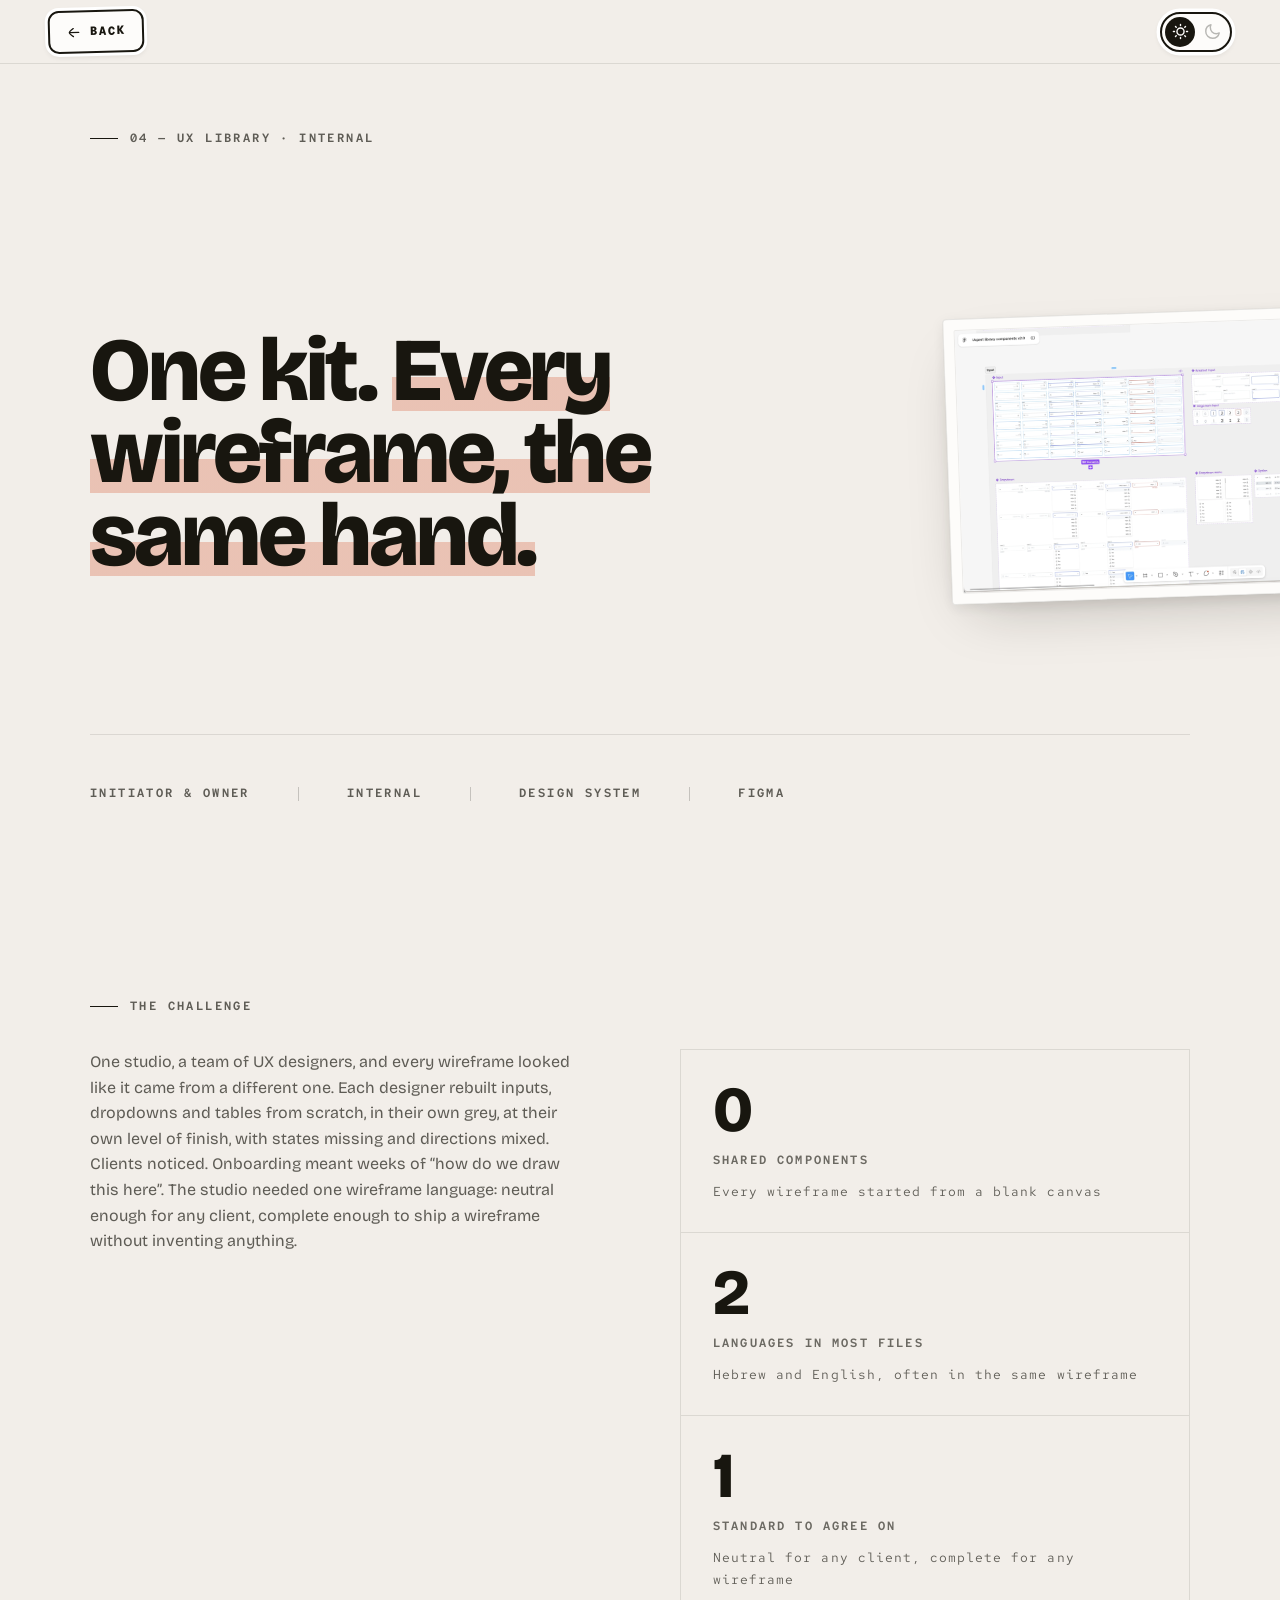
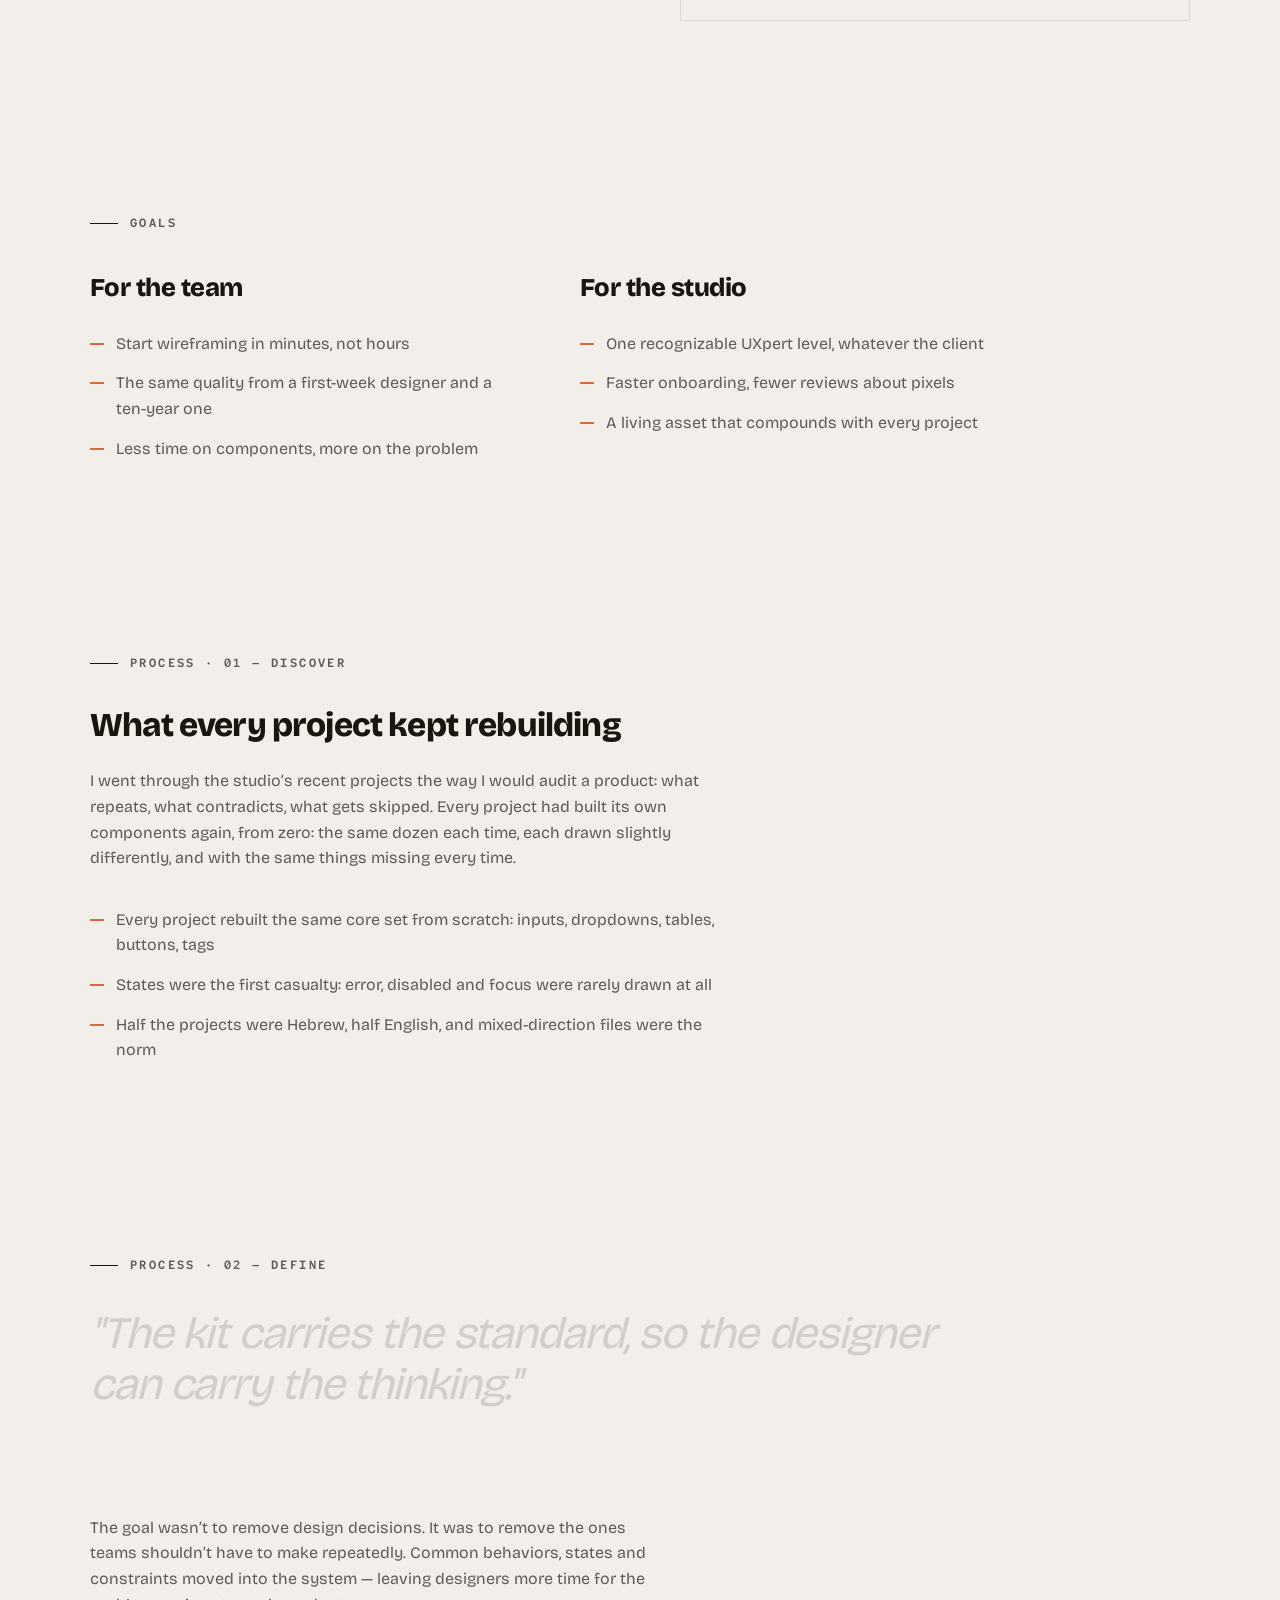
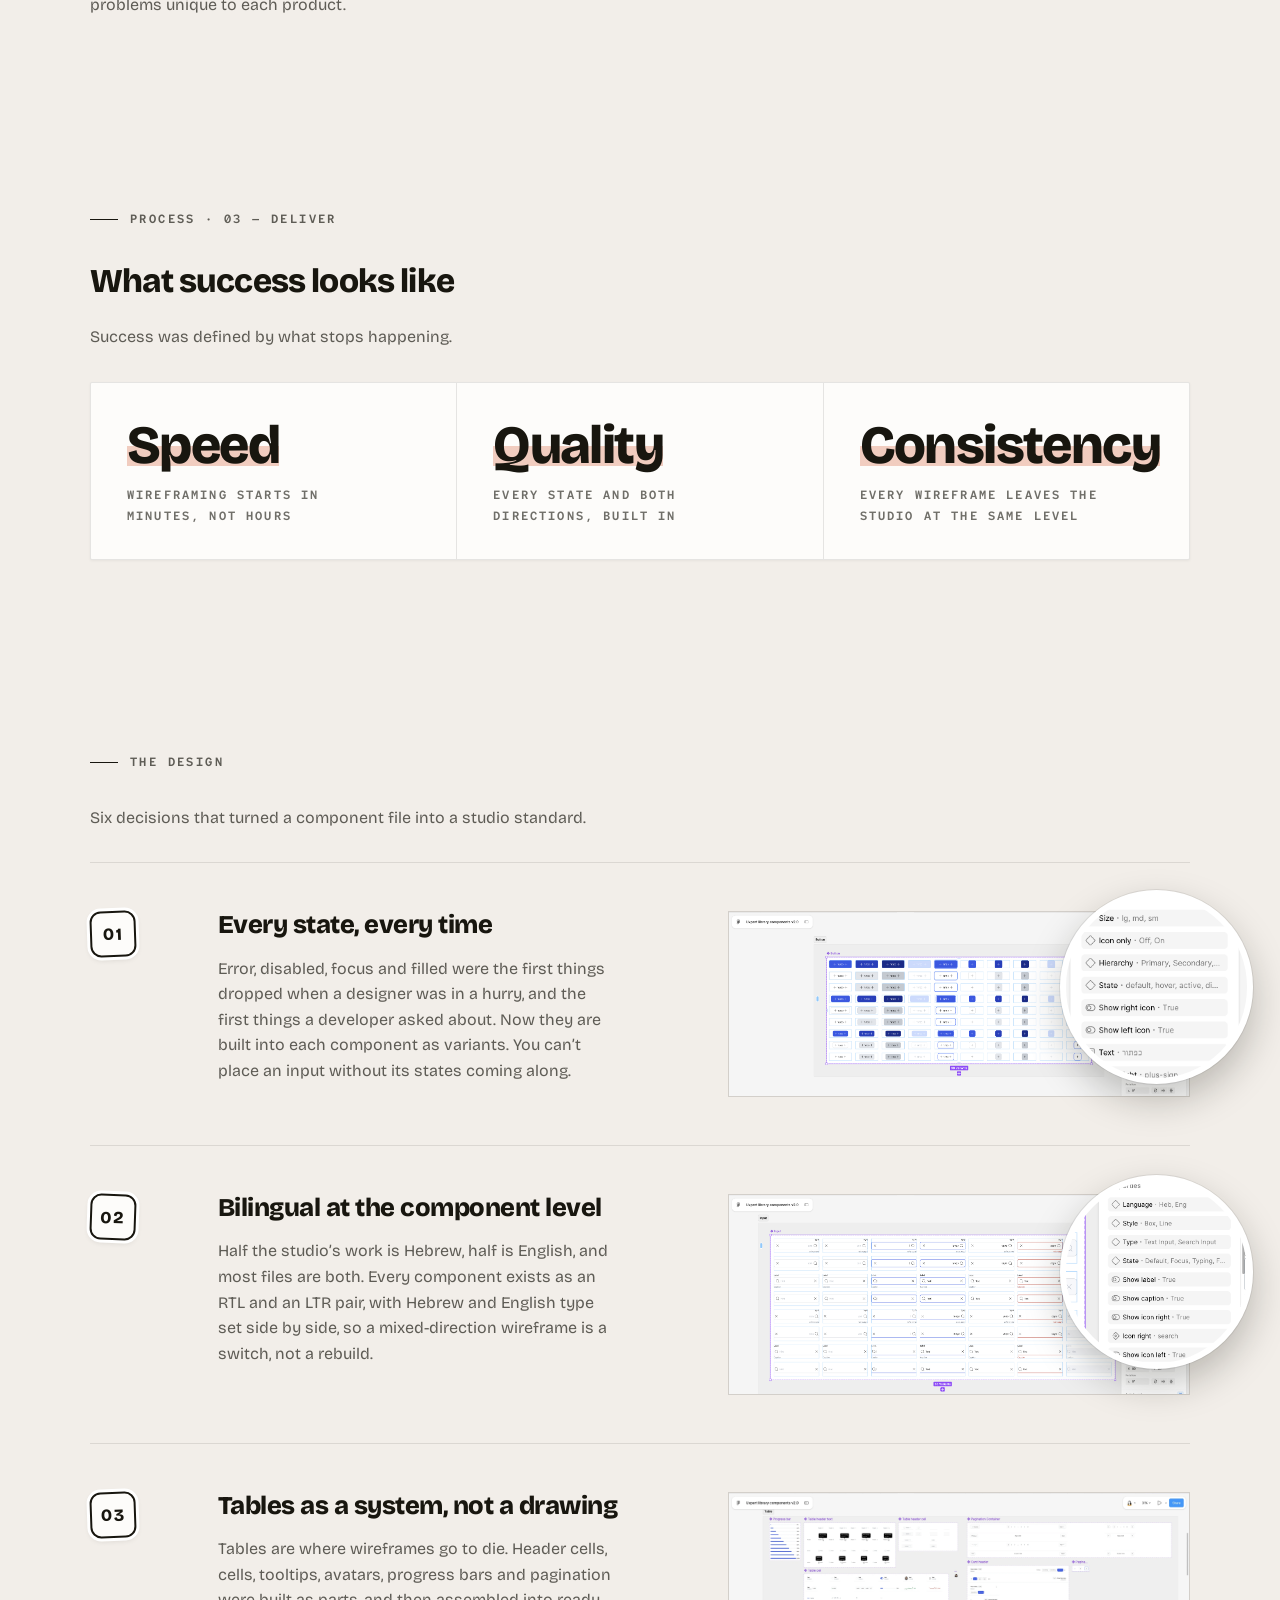
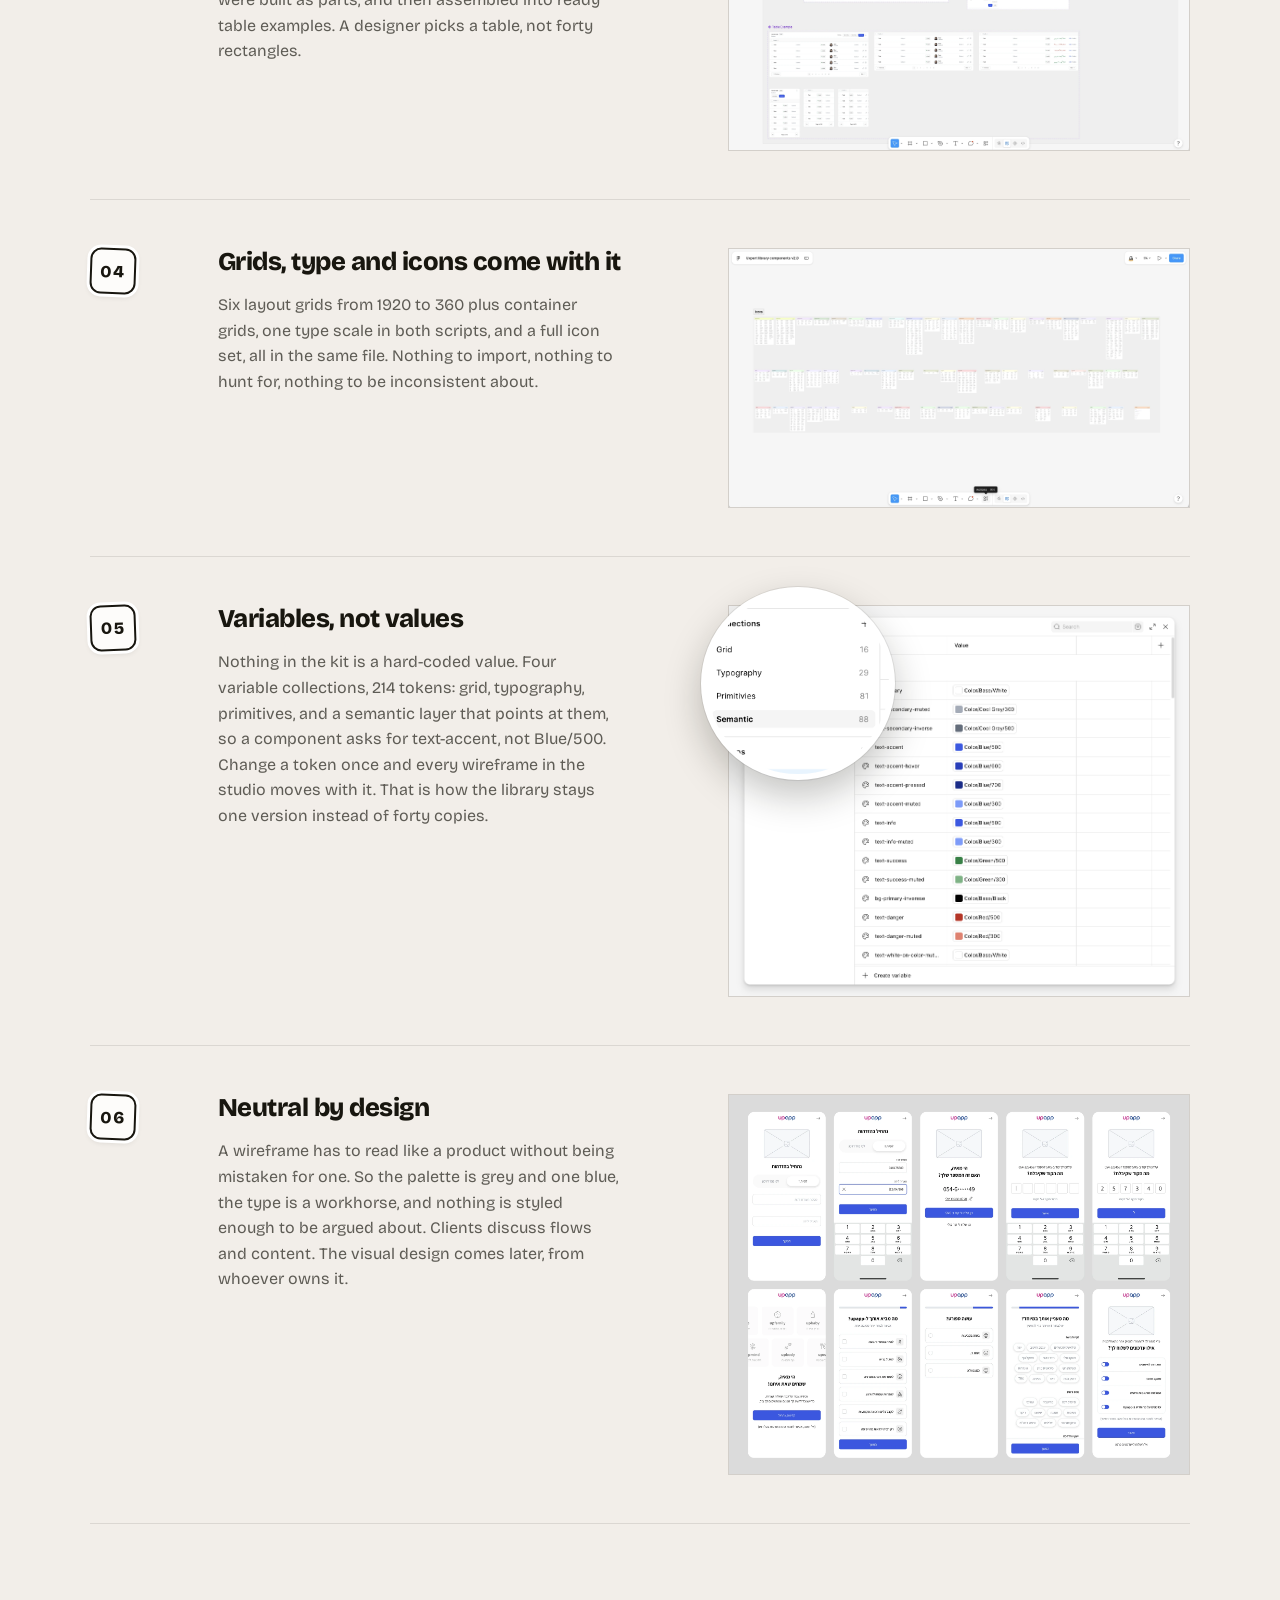
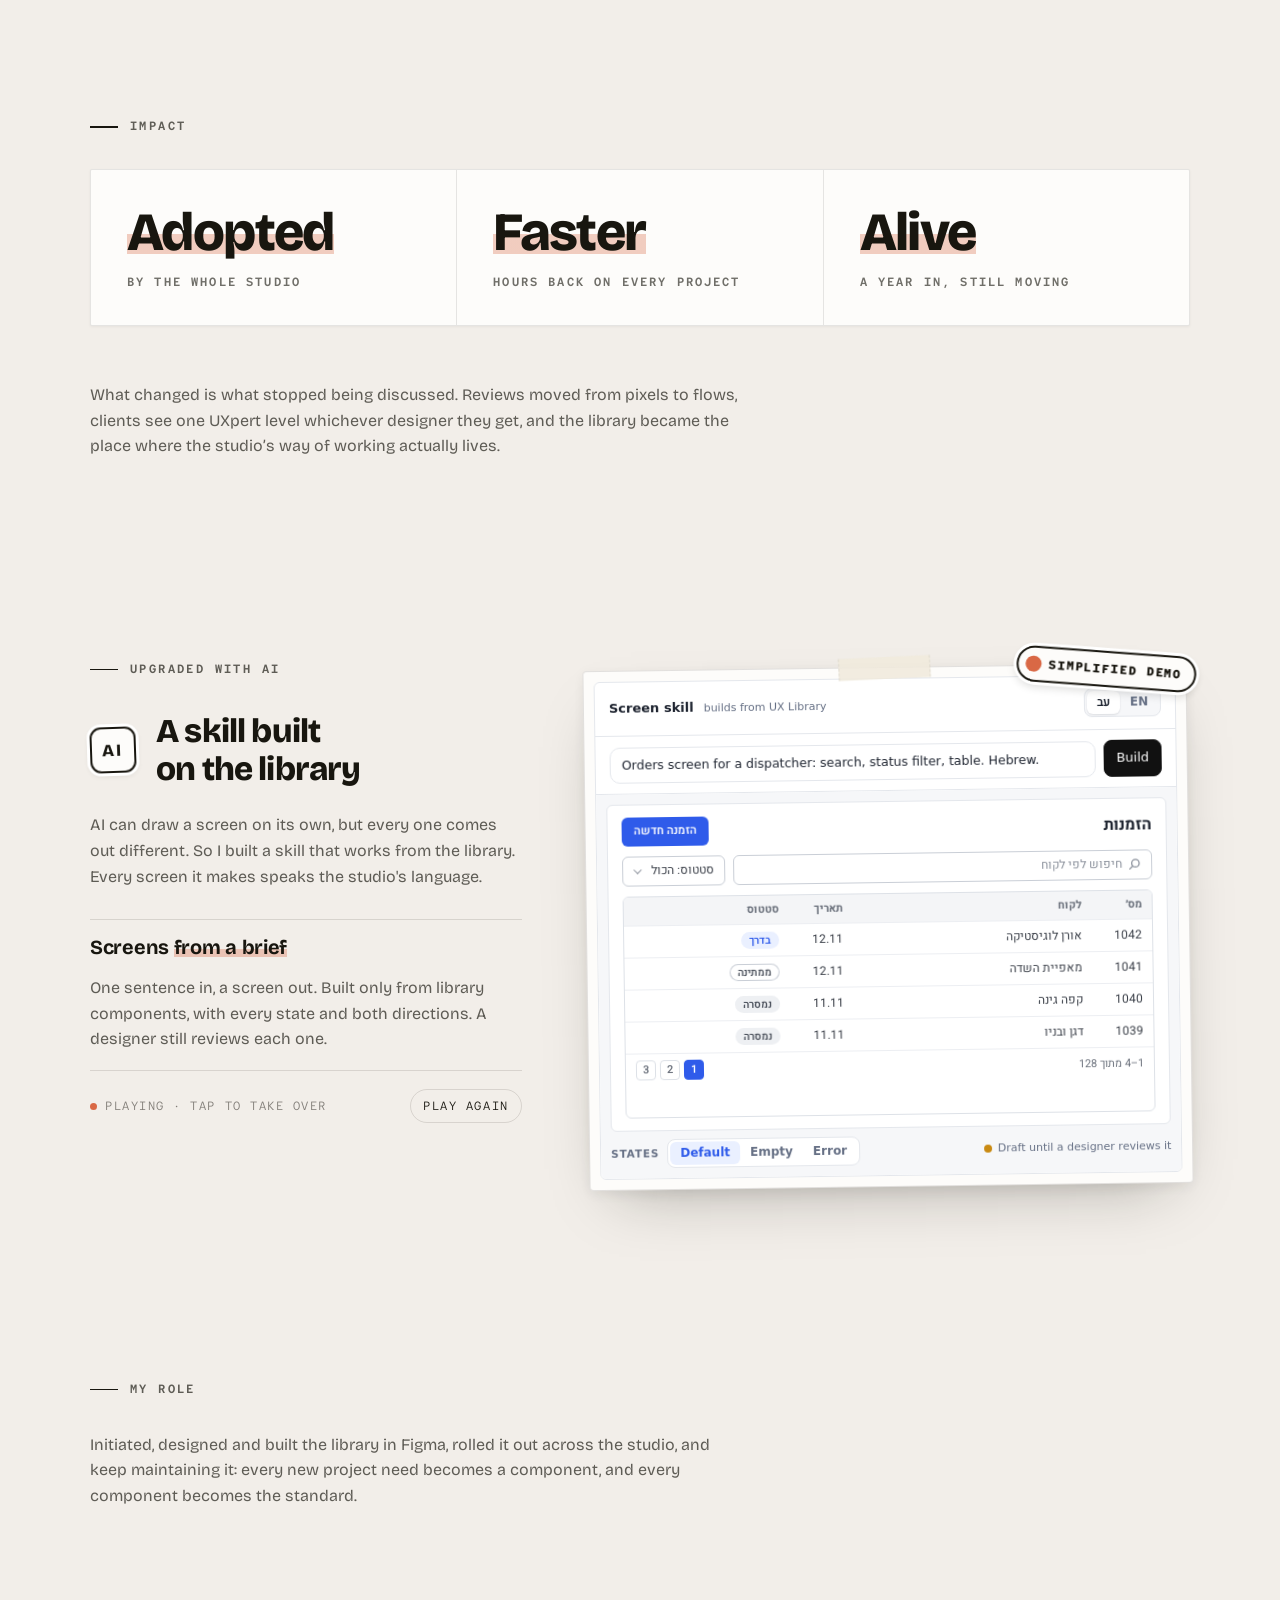
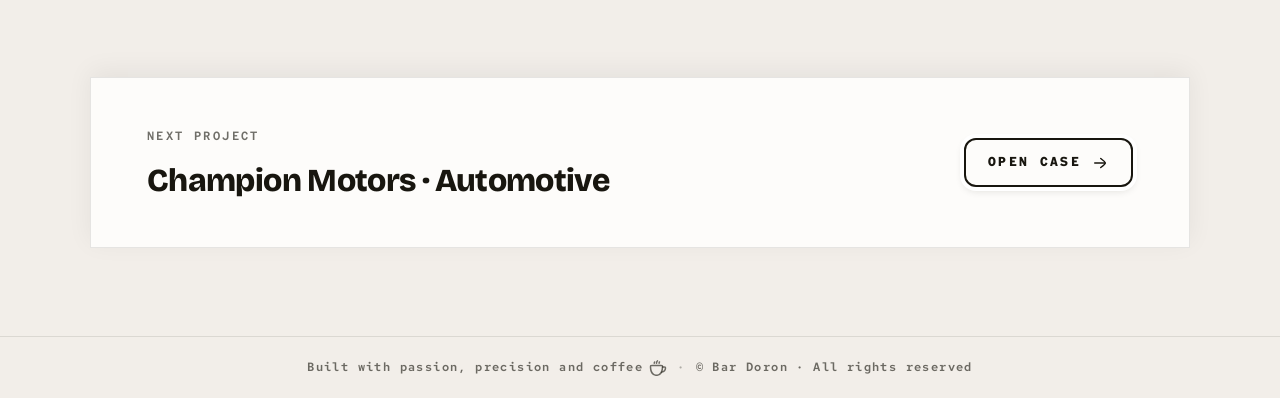
<file: ux-library.html>
<!DOCTYPE html>
<html lang="en">
<head>
  <meta charset="UTF-8" />
  <meta name="viewport" content="width=device-width, initial-scale=1.0" />
  <script>(function(){try{var t=localStorage.getItem('theme');if(t==='dark'){document.documentElement.setAttribute('data-theme','dark');}}catch(e){}})();</script>
  <title>UX Library — Bar Doron</title>

  <link rel="preconnect" href="https://fonts.googleapis.com" />
  <link rel="preconnect" href="https://fonts.gstatic.com" crossorigin />
  <link href="https://fonts.googleapis.com/css2?family=Bricolage+Grotesque:opsz,wght@12..96,200..800&family=Caveat:wght@600&family=Heebo:wght@400;500;600;700;800&family=Red+Hat+Mono:ital,wght@0,400;0,500;0,600;0,700;1,400&display=swap" rel="stylesheet" />

  <script src="vendor/gsap.min.js"></script>
  <script src="vendor/ScrollTrigger.min.js"></script>

  <style>
    :root {
      --cream:        #F2EEE9;
      --cream-stone:  #F2EEE9;
      --ink:          #18160F;
      --ink-dim:      rgba(24,22,15,.68);
      --ink-faint:    rgba(24,22,15,.62);
      --accent:       #D96845;

      --s-hero:       #F2EEE9;
      --s-auto:       #F2EBE2;
      --s-fintech:    #E8EFF2;
      --s-enterprise: #EEE9F2;
      --s-about:      #F2EEE9;
      --s-contact:    #18160F;

      --border:        rgba(24,22,15,.10);
      --border-soft:   rgba(24,22,15,.07);
      --border-strong: rgba(24,22,15,.20);
      --c-fg: 250, 248, 245;

      --fd: 'Bricolage Grotesque', system-ui, sans-serif;
      --fm: 'Red Hat Mono', 'JetBrains Mono', ui-monospace, monospace;

      --body-size: 12px;
      --body-weight: 600;
      --body-ls: 0.18em;
      --body-lh: 1.75;
    }

    [data-theme="dark"] {
      --cream:        #111111;
      --cream-stone:  #1A1A1A;
      --ink:          #F0F0EE;
      --ink-dim:      rgba(240,240,238,.68);
      --ink-faint:    rgba(240,240,238,.62);
      --border:        rgba(240,240,238,.10);
      --border-soft:   rgba(240,240,238,.07);
      --border-strong: rgba(240,240,238,.20);
      --c-fg: 240, 240, 238;
      --accent:       #E67E55;
      --s-hero:       #111111;
      --s-auto:       #1C1814;
      --s-fintech:    #0F1518;
      --s-enterprise: #141118;
      --s-about:      #1A1A18;
      --s-contact:    #050505;
    }

    .decision-row:nth-child(even) .decision-num { transform: rotate(2deg); }
    [data-theme="dark"] .decision-num {
      color: #18160F; background: #FDFCFA; border-color: #18160F;
      box-shadow: 0 0 0 3px #FFFFFF, 0 2px 8px rgba(0,0,0,.5);
    }

    /* sticky header case title — appears past the hero */
    .nav-case-title {
      position: absolute; left: 50%; transform: translateX(-50%) translateY(6px);
      font-family: var(--fd); font-size: 15px; font-weight: 800;
      font-variation-settings: 'opsz' 15, 'wght' 800;
      letter-spacing: -0.01em; text-transform: none;
      color: var(--ink);
      opacity: 0; pointer-events: none;
      transition: opacity .3s ease, transform .35s cubic-bezier(.22,1,.36,1);
      white-space: nowrap;
    }
    .nav-case-title.show { opacity: 1; transform: translateX(-50%) translateY(0); }
    @media (max-width: 640px) { .nav-case-title { font-size: 13px; } }

    /* reading progress — terracotta marker line under the header */
    .read-progress {
      position: absolute; left: 0; bottom: -1px;
      width: 100%; height: 3px;
      background: var(--accent);
      border-radius: 0 3px 3px 0;
      transform: scaleX(0); transform-origin: left center;
      pointer-events: none;
    }

    /* chapter nav — floating side rail */
    .chapter-nav {
      position: fixed; left: 28px; right: auto; top: 50%; bottom: auto;
      transform: translateY(-50%);
      width: auto; height: auto; padding: 0;
      background: none; border: none;
      z-index: 90;
      display: flex; flex-direction: column; align-items: flex-start;
      justify-content: flex-start; gap: 16px;
      opacity: 0; pointer-events: none;
      transition: opacity .4s ease;
    }
    .chapter-nav.show { opacity: 1; pointer-events: auto; }
    .chapter-link {
      display: flex; flex-direction: row-reverse; align-items: center; gap: 10px;
      font-family: var(--fm); font-size: 9.5px; font-weight: 600;
      letter-spacing: 0.18em; text-transform: uppercase;
      color: var(--ink-faint); text-decoration: none;
      transition: color .25s;
    }
    .chapter-link:hover { color: var(--ink); }
    .chapter-link .ch-label {
      background-image: linear-gradient(rgba(217,104,69,.32), rgba(217,104,69,.32));
      background-repeat: no-repeat;
      background-size: 0% 0.5em;
      background-position: 0 78%;
      transition: background-size .35s cubic-bezier(.22,1,.36,1);
    }
    [data-theme="dark"] .chapter-link .ch-label {
      background-image: linear-gradient(rgba(230,126,85,.42), rgba(230,126,85,.42));
    }
    .chapter-link .ch-rule {
      width: 14px; height: 1.5px; background: currentColor; flex-shrink: 0;
      transition: width .35s cubic-bezier(.22,1,.36,1), background .25s;
    }
    .chapter-link.active { color: var(--ink); }
    .chapter-link.active .ch-label { background-size: 100% 0.5em; }
    .chapter-link.active .ch-rule { width: 26px; background: var(--accent); }
    @media (max-width: 1439px) { .chapter-nav { display: none; } }

    /* zoomable prints — hover lifts, click picks the print up off the table */
    .zoomable { position: relative; cursor: none; }
    .zoomable::after {
      content: "+";
      position: absolute; top: 10px; right: 10px; z-index: 3;
      width: 26px; height: 26px;
      display: flex; align-items: center; justify-content: center;
      background: #FDFCFA; color: #18160F;
      border: 2px solid #18160F; border-radius: 50%;
      font-family: var(--fm); font-size: 15px; font-weight: 700; line-height: 1;
      box-shadow: 0 0 0 3px #FFFFFF, 0 2px 6px rgba(24,22,15,.2);
      transform: rotate(-8deg) scale(.5);
      opacity: 0;
      transition: opacity .25s ease, transform .35s cubic-bezier(.22,1,.36,1);
      pointer-events: none;
    }
    .zoomable:hover::after { opacity: 1; transform: rotate(-8deg) scale(1); }
    .cs-visual.zoomable { transition: transform .35s cubic-bezier(.22,1,.36,1), box-shadow .35s; }
    .cs-visual.zoomable:hover {
      transform: translateY(-4px);
      box-shadow: 0 12px 28px -14px rgba(24,22,15,.2);
    }
    .lb-overlay {
      position: fixed; inset: 0; z-index: 800;
      background: rgba(242,238,233,.95);
      opacity: 0; pointer-events: none;
      transition: opacity .35s ease;
    }
    [data-theme="dark"] .lb-overlay { background: rgba(17,17,17,.95); }
    .lb-overlay.open { opacity: 1; pointer-events: auto; }
    .lb-box {
      position: fixed; z-index: 810;
      background: #FDFCFA; padding: 10px;
      border: 1px solid var(--border); border-radius: 4px;
      box-shadow: 0 34px 90px -30px rgba(24,22,15,.4);
      cursor: none;
    }
    .lb-box img { width: 100%; height: 100%; object-fit: contain; display: block; }
    .lb-box.lb-scroll { overflow-y: auto; overscroll-behavior: contain; }
    .lb-box.lb-scroll img { height: auto; }

    /* lightbox gallery — arrows, counter, caption */
    .lb-ui { position: fixed; inset: 0; z-index: 820; pointer-events: none; opacity: 0; transition: opacity .3s ease; }
    .lb-ui.open { opacity: 1; }
    .lb-nav, .lb-x {
      position: fixed; pointer-events: auto;
      width: 46px; height: 46px;
      display: flex; align-items: center; justify-content: center;
      background: #FDFCFA; color: #18160F;
      border: 2px solid #18160F; border-radius: 50%;
      box-shadow: 0 0 0 3px #FFFFFF, 0 3px 8px rgba(24,22,15,.18);
      cursor: none;
      transition: transform .3s cubic-bezier(.22,1,.36,1), box-shadow .3s;
    }
    .lb-nav svg, .lb-x svg { width: 18px; height: 18px; display: block; }
    .lb-prev { left: 26px; top: 50%; transform: translateY(-50%) rotate(-3deg); }
    .lb-next { right: 26px; top: 50%; transform: translateY(-50%) rotate(3deg); }
    .lb-prev:hover { transform: translateY(-50%) rotate(0deg) scale(1.1); }
    .lb-next:hover { transform: translateY(-50%) rotate(0deg) scale(1.1); }
    .lb-x { top: 22px; right: 26px; transform: rotate(4deg); }
    .lb-x:hover { transform: rotate(0deg) scale(1.1); }
    .lb-meta {
      position: fixed; left: 50%; bottom: 24px; transform: translateX(-50%);
      display: flex; align-items: baseline; gap: 18px;
      max-width: 78vw;
    }
    .lb-caption {
      font-family: var(--fm); font-size: 10px; font-weight: 600;
      letter-spacing: .16em; text-transform: uppercase;
      color: var(--ink-dim);
      white-space: nowrap; overflow: hidden; text-overflow: ellipsis;
    }
    .lb-count {
      font-family: var(--fm); font-size: 10px; font-weight: 700;
      letter-spacing: .16em; color: var(--accent);
      flex-shrink: 0;
    }
    @media (max-width: 640px) { .lb-nav { display: none; } }

    /* hero podcast — a sticker that talks (physical object: never inverts) */
    .hero-pod {
      display: inline-flex; align-items: center; gap: 14px;
      align-self: flex-start;
      margin-bottom: 30px;
      background: #FDFCFA;
      border: 2px solid #18160F;
      border-radius: 14px;
      padding: 9px 18px 9px 9px;
      box-shadow: 0 0 0 3px #FFFFFF, 0 3px 8px rgba(24,22,15,.16);
      transform: rotate(-1.2deg);
      transition: transform .35s cubic-bezier(.22,1,.36,1), box-shadow .35s;
    }
    .hero-pod:hover {
      transform: rotate(0deg) scale(1.02);
      box-shadow: 0 0 0 3px #FFFFFF, 0 6px 14px rgba(24,22,15,.2);
    }
    .hero-pod.playing { transform: rotate(0.6deg); }
    .pod-btn {
      width: 38px; height: 38px; flex-shrink: 0;
      display: flex; align-items: center; justify-content: center;
      background: #18160F; color: #FDFCFA;
      border: none; border-radius: 50%;
      cursor: none;
      transition: transform .3s cubic-bezier(.22,1,.36,1);
    }
    .pod-btn:hover { transform: scale(1.12); }
    .pod-btn svg { width: 15px; height: 15px; display: block; }
    .pod-btn .pod-pause { display: none; }
    .hero-pod.playing .pod-play { display: none; }
    .hero-pod.playing .pod-pause { display: block; }
    .pod-info { display: flex; flex-direction: column; gap: 7px; }
    .pod-label {
      font-family: var(--fm); font-size: 9.5px; font-weight: 700;
      letter-spacing: .18em; text-transform: uppercase;
      color: rgba(24,22,15,.6);
      white-space: nowrap;
    }
    .pod-track { width: 100%; padding: 5px 0; cursor: none; }
    .pod-track-line {
      height: 2px; background: rgba(24,22,15,.18);
      position: relative; border-radius: 2px;
    }
    .pod-fill {
      position: absolute; inset: 0;
      background: #D96845; border-radius: 2px;
      transform: scaleX(0); transform-origin: left center;
    }
    .pod-time {
      font-family: var(--fm); font-size: 9.5px; font-weight: 700;
      letter-spacing: .14em; color: rgba(24,22,15,.4);
      min-width: 34px;
    }
    [data-theme="dark"] .hero-pod {
      box-shadow: 0 0 0 3px #FFFFFF, 0 3px 10px rgba(0,0,0,.45);
    }
    @media (max-width: 640px) { .pod-info { min-width: 0; } }

    /* handwritten note beside the podcast sticker */
    .pod-row {
      display: flex; align-items: center; gap: 10px;
      align-self: flex-start;
      margin-bottom: 30px;
    }
    .pod-row .hero-pod { margin-bottom: 0; }
    .pod-note {
      display: flex; align-items: flex-end; gap: 10px;
      font-family: 'Caveat', cursive;
      font-size: 24px; font-weight: 600; line-height: 1;
      letter-spacing: 0; text-transform: none;
      color: var(--accent);
      transform: rotate(-2deg) translateY(6px);
      white-space: nowrap;
      pointer-events: none; user-select: none;
    }
    .pod-note svg { width: 28px; height: 28px; flex-shrink: 0; transform: scaleX(-1); }
    @media (max-width: 640px) { .pod-note { display: none; } }

    /* floating mini player — the story follows you (physical object: never inverts) */
    .pod-float {
      position: fixed; right: 28px; bottom: 28px; z-index: 60;
      width: 52px; height: 52px; border-radius: 50%;
      background: #FDFCFA;
      border: 2px solid #18160F;
      box-shadow: 0 0 0 3px #FFFFFF, 0 4px 10px rgba(24,22,15,.18);
      display: flex; align-items: center; justify-content: center;
      padding: 0; cursor: none;
      transform: rotate(-4deg) translateY(16px) scale(.6);
      opacity: 0; pointer-events: none;
      transition: opacity .35s cubic-bezier(.22,1,.36,1), transform .35s cubic-bezier(.22,1,.36,1);
    }
    .pod-float.show { opacity: 1; pointer-events: auto; transform: rotate(-4deg) translateY(0) scale(1); }
    .pod-float.show:hover { transform: rotate(0deg) scale(1.06); }
    .pf-ring { position: absolute; inset: 2px; transform: rotate(-90deg); }
    .pf-ring circle { fill: none; stroke-width: 3.5; }
    .pf-ring-bg { stroke: rgba(24,22,15,.08); }
    .pf-ring-fill { stroke: #D96845; stroke-linecap: round; stroke-dasharray: 182.2; stroke-dashoffset: 182.2; }
    .pf-core {
      position: relative;
      width: 36px; height: 36px; border-radius: 50%;
      background: #18160F;
      display: flex; align-items: center; justify-content: center;
    }
    .pf-icon { width: 15px; height: 15px; color: #FDFCFA; display: none; }
    .pod-float.playing .pf-pause { display: block; }
    .pod-float:not(.playing) .pf-play { display: block; transform: translateX(1px); }
    [data-theme="dark"] .pod-float { box-shadow: 0 0 0 3px #FFFFFF, 0 4px 12px rgba(0,0,0,.5); }
    @media (max-width: 640px) { .pod-float { right: 18px; bottom: 18px; } }

    /* marker highlight — brand terracotta, same as home */
    .mark-hl {
      background-image: linear-gradient(rgba(217,104,69,.32), rgba(217,104,69,.32));
      background-repeat: no-repeat;
      background-size: 100% 0.38em;
      background-position: 0 82%;
    }
    [data-theme="dark"] .mark-hl {
      background-image: linear-gradient(rgba(230,126,85,.42), rgba(230,126,85,.42));
    }

    /* ── Back button ── */
    .cs-back {
      display: inline-flex; align-items: center; gap: 8px;
      background: #FDFCFA; color: #18160F;
      padding: 9px 16px; border-radius: 11px;
      font-family: var(--fm); font-size: 10.5px; font-weight: 700;
      letter-spacing: 0.16em; text-transform: uppercase;
      text-decoration: none;
      border: 2px solid #18160F;
      box-shadow: 0 0 0 3px #FFFFFF, 0 2px 6px rgba(24,22,15,.16);
      transform: rotate(-1.5deg);
      transition: transform .35s cubic-bezier(.22,1,.36,1), box-shadow .35s;
    }
    .cs-back:hover {
      transform: rotate(0deg) scale(1.05);
      box-shadow: 0 0 0 3px #FFFFFF, 0 5px 12px rgba(24,22,15,.22);
    }
    .cs-back svg { flex-shrink: 0; width: 16px; height: 16px; }
    [data-theme="dark"] .cs-back {
      background: #FDFCFA; color: #18160F; border-color: #18160F;
      box-shadow: 0 0 0 3px #FFFFFF, 0 2px 8px rgba(0,0,0,.5);
    }

    /* ── Toggle pill ── */
    .theme-toggle {
      display: flex; align-items: center;
      padding: 3px; gap: 2px;
      border-radius: 100px;
      background: #FDFCFA;
      border: 2px solid #18160F;
      box-shadow: 0 0 0 3.5px #FFFFFF, 0 2px 6px rgba(24,22,15,.16);
      cursor: pointer;
      position: relative; flex-shrink: 0;
      transition: transform .35s cubic-bezier(.22,1,.36,1), box-shadow .3s;
    }
    .theme-toggle:hover { transform: rotate(-2deg) scale(1.05); }
    [data-theme="dark"] .theme-toggle {
      background: #FDFCFA;
      border-color: #18160F;
      box-shadow: 0 0 0 3.5px #FFFFFF, 0 2px 8px rgba(0,0,0,.4);
    }
    .tog-pill {
      position: absolute;
      width: 30px; height: 30px; border-radius: 50%;
      background: #18160F;
      box-shadow: none;
      top: 3px; left: 3px;
      transition: transform .3s cubic-bezier(.4,0,.2,1);
      pointer-events: none;
    }
    [data-theme="dark"] .tog-pill { transform: translateX(32px); background: #18160F; }
    .tog-sun, .tog-moon {
      width: 30px; height: 30px;
      display: flex; align-items: center; justify-content: center;
      position: relative; z-index: 1;
      color: rgba(24,22,15,0.30);
      transition: color .25s; pointer-events: none; flex-shrink: 0;
    }
    .tog-sun .hgi, .tog-moon .hgi { width: 17px; height: 17px; }
    :root:not([data-theme="dark"]) .tog-sun { color: #FDFCFA; }
    [data-theme="dark"] .tog-moon { color: #FDFCFA; }
    [data-theme="dark"] .tog-sun  { color: rgba(24,22,15,0.32); }



    /* ── PAGE TRANSITION — chapter card ── */
    .page-cover {
      position: fixed; z-index: 900;
      background: #FDFCFA;
      border: 1px solid var(--border);
      transition: left .55s cubic-bezier(.65,0,.2,1), top .55s cubic-bezier(.65,0,.2,1),
                  width .55s cubic-bezier(.65,0,.2,1), height .55s cubic-bezier(.65,0,.2,1),
                  border-radius .55s;
      pointer-events: none;
    }
    .page-cover--full { left: 0 !important; top: 0 !important; width: 100vw !important; height: 100vh !important; border-radius: 0 !important; }
    #pt-enter {
      position: fixed; inset: 0; z-index: 950;
      background: #FDFCFA;
      display: flex; flex-direction: column; align-items: center; justify-content: center; gap: 18px;
      transition: transform .75s cubic-bezier(.7,0,.18,1);
    }
    #pt-enter .pt-label {
      font-family: var(--fm); font-size: 10px; font-weight: 600;
      letter-spacing: .2em; text-transform: uppercase;
      color: rgba(24,22,15,.4);
      opacity: 0; transform: translateY(10px);
      transition: opacity .4s ease, transform .5s cubic-bezier(.22,1,.36,1);
    }
    #pt-enter .pt-title {
      font-family: var(--fd); font-weight: 800;
      font-variation-settings: 'opsz' 48, 'wght' 800;
      font-size: clamp(36px, 6vw, 72px); letter-spacing: -.03em; white-space: nowrap;
      color: #18160F; text-transform: none; text-align: center; padding: 0 24px;
      background-image: linear-gradient(rgba(217,104,69,.32), rgba(217,104,69,.32));
      background-repeat: no-repeat; background-size: 0% 0.38em; background-position: 0 82%;
      opacity: 0; transform: translateY(16px);
      transition: opacity .45s ease, transform .55s cubic-bezier(.22,1,.36,1),
                  background-size .6s cubic-bezier(.22,1,.36,1);
    }
    @media (max-width: 640px) { #pt-enter .pt-title { font-size: clamp(20px, calc(8.4vw - 4px), 36px); } }   /* fits "UX Library" from 320px up */
    #pt-enter.pt-text-in .pt-label,
    #pt-enter.pt-text-in .pt-title { opacity: 1; transform: translateY(0); }
    #pt-enter.pt-mark-in .pt-title { background-size: 100% 0.38em; }
    #pt-enter.pt-leave { transform: translateY(-100%); }
    [data-theme="dark"] .page-cover {
      background: #1B1916;
      border-color: rgba(255,255,255,.10);
    }
    [data-theme="dark"] #pt-enter { background: #1B1916; }
    [data-theme="dark"] #pt-enter .pt-label { color: rgba(240,240,238,.45); }
    [data-theme="dark"] #pt-enter .pt-title {
      color: #F0F0EE;
      background-image: linear-gradient(rgba(230,126,85,.42), rgba(230,126,85,.42));
    }
    /* veil — the quiet way back (no title, no card) */
    .pt-veil {
      position: fixed; inset: 0; z-index: 950;
      background: var(--cream);
      transform: translateY(-100%);
      transition: transform .42s cubic-bezier(.65,0,.25,1);
      pointer-events: none;
    }
    .pt-veil.down { transform: translateY(0); }
    #pt-enter.pt-plain { transition: transform .55s cubic-bezier(.7,0,.2,1); }

    /* ── CURSOR — sticker pointer ── */
    @media (hover: hover) and (pointer: fine) {
      body, a, button { cursor: none !important; }
    }
    #cur-sticker {
      position: fixed; z-index: 9999; pointer-events: none;
      width: 27px; height: 27px;
      transform: rotate(-6deg);
      filter: drop-shadow(0 2px 3px rgba(24,22,15,.28));
      transition: transform .25s cubic-bezier(.22,1,.36,1);
      will-change: left, top;
    }
    #cur-sticker svg {
      width: 100%; height: 100%; display: block;
      position: absolute; inset: 0;
      transition: opacity .18s ease, transform .25s cubic-bezier(.22,1,.36,1);
    }
    #cur-sticker .cur-hand { opacity: 0; transform: scale(.7); }
    body.on-link #cur-sticker {
      transform: rotate(-8deg) scale(1.22);
      filter: drop-shadow(0 4px 7px rgba(24,22,15,.32));
    }
    body.on-link #cur-sticker .cur-arrow { opacity: 0; transform: scale(.7); }
    body.on-link #cur-sticker .cur-hand { opacity: 1; transform: scale(1); }
    body.cur-down #cur-sticker { transform: rotate(-6deg) scale(.78); transition-duration: .09s; }
    body.cur-down.on-link #cur-sticker { transform: rotate(-8deg) scale(.98); transition-duration: .09s; }
    .hgi path, .hgi circle { stroke-width: 2; }

    *, *::before, *::after { box-sizing: border-box; margin: 0; padding: 0; }
    html { scroll-behavior: smooth; overflow-x: clip; }   /* clip, not hidden: hidden makes body a scroll container, which kills position:sticky (and iOS ignores it on body alone) */
    body {
      font-family: var(--fm);
      font-size: var(--body-size);
      font-weight: var(--body-weight);
      letter-spacing: var(--body-ls);
      line-height: var(--body-lh);
      text-transform: uppercase;
      color: var(--ink);
      background: var(--cream);
      -webkit-font-smoothing: antialiased;
      overflow-x: clip;
      cursor: none;
    }


    nav {
      position: fixed; top: 0; left: 0; right: 0; z-index: 100;
      padding: 0 48px;
      height: 64px;
      display: flex; align-items: center; justify-content: space-between;
      background: var(--cream);
      border-bottom: 1px solid var(--border);
      opacity: 0;
    }

    .nav-logo {
      font-family: var(--fd);
      font-size: 18px; font-weight: 800;
      font-variation-settings: 'opsz' 18, 'wght' 800;
      letter-spacing: -0.02em;
      text-transform: none;
      color: var(--ink); text-decoration: none;
    }

    .nav-links {
      display: flex; gap: 40px; list-style: none; align-items: center;
    }
    .nav-links a {
      font-family: var(--fm); font-size: 11px; font-weight: 600;
      letter-spacing: 0.18em; text-transform: uppercase;
      color: var(--ink-dim); text-decoration: none;
      transition: color .2s;
    }
    .nav-links a:hover { color: var(--ink); }
    .nav-links a.active {
      color: var(--ink);
      border-bottom: 1.5px solid var(--ink);
      padding-bottom: 1px;
    }
    .nav-links a.back {
      color: var(--ink-dim);
      display: flex; align-items: center; gap: 6px;
    }
    .nav-links a.back:hover { color: var(--ink); }

    .btn-black {
      display: inline-flex; align-items: center; gap: 10px;
      background: #FDFCFA; color: #18160F;
      padding: 11px 22px; border-radius: 12px;
      font-family: var(--fm); font-size: 11px; font-weight: 700;
      letter-spacing: 0.18em; text-transform: uppercase;
      text-decoration: none; cursor: none;
      border: 2px solid #18160F;
      box-shadow: 0 0 0 4px #FFFFFF, 0 3px 8px rgba(24,22,15,.16);
      transition: transform .35s cubic-bezier(.22,1,.36,1), box-shadow .35s;
    }
    .btn-black .hgi { width: 18px; height: 18px; }
    .btn-black:hover,
    .cs-next-card:hover .btn-black {
      transform: rotate(-1.6deg) scale(1.045);
      box-shadow: 0 0 0 4px #FFFFFF, 0 7px 16px rgba(24,22,15,.22);
    }
    [data-theme="dark"] .btn-black {
      background: #FDFCFA; color: #18160F;
      box-shadow: 0 0 0 4px #FFFFFF, 0 3px 10px rgba(0,0,0,.4);
    }

    .btn-text {
      display: inline-flex; align-items: center; gap: 8px;
      font-family: var(--fm); font-size: 11px; font-weight: 600;
      letter-spacing: 0.18em; text-transform: uppercase;
      color: var(--ink); text-decoration: none;
      border-bottom: 1.5px solid var(--accent);
      padding-bottom: 2px;
      transition: opacity .2s;
    }
    .btn-text:hover { opacity: 0.6; }

    .eyebrow + .phase-body { margin-top: 32px; }
    .eyebrow {
      display: flex; align-items: center; gap: 12px;
      margin-bottom: 24px;
    }
    .eyebrow-rule {
      width: 28px; height: 1.5px; background: var(--ink); flex-shrink: 0;
    }
    .eyebrow-text {
      font-family: var(--fm); font-size: 10px; font-weight: 600;
      letter-spacing: 0.20em; text-transform: uppercase; color: var(--ink-dim);
    }

    .cs-hero {
      min-height: 100vh;
      background: var(--cream);
      padding: 96px max(48px, calc((100vw - 1100px) / 2));
      display: flex;
      flex-direction: column;
      justify-content: space-between;
      padding-top: calc(64px + 64px);
    }

    .cs-hero-center {
      flex: 1;
      display: flex;
      align-items: center;
    }

    .cs-headline {
      font-family: var(--fd);
      font-size: clamp(52px, 7vw, 100px);
      font-weight: 800;
      font-variation-settings: 'opsz' 72, 'wght' 800;
      line-height: 0.92;
      letter-spacing: -0.035em;
      text-transform: none;
      color: var(--ink);
      max-width: 900px;
    }

    /* hero visual — the interface peeks in from the right, printed on paper */
    .cs-hero { position: relative; }
    .cs-hero > * { position: relative; z-index: 2; }
    .cs-hero-visual {
      position: absolute; z-index: 1;
      top: 50%;
      right: clamp(-200px, -12vw, -140px);
      width: clamp(460px, 38vw, 640px);
      pointer-events: none;
      display: none;
    }
    .chv-frame {
      background: #FDFCFA;
      padding: 10px;
      border: 1px solid var(--border);
      border-radius: 4px;
      box-shadow: 0 24px 60px -24px rgba(24,22,15,.28), 0 4px 14px rgba(24,22,15,.08);
      transform: rotate(-2deg);
    }
    .chv-frame img {
      display: block; width: 100%;
      border: 1px solid var(--border-soft);
      border-radius: 2px;
    }
    [data-theme="dark"] .chv-frame {
      background: #FDFCFA;
      border-color: rgba(24,22,15,.3);
      box-shadow: 0 24px 60px -24px rgba(0,0,0,.65), 0 4px 14px rgba(0,0,0,.35);
    }
    @media (min-width: 1200px) {
      .cs-hero-visual { display: block; }
      .cs-headline { max-width: clamp(560px, 55vw, 860px); }
    }

    /* hero print in flow for tablets & phones (the edge-peek version only shows ≥1200px) */
    .cs-hero-print-m { display: none; }
    @media (max-width: 1199px) {
      .cs-hero-print-m { display: block; width: 100%; max-width: 640px; margin: 4px 0 30px; }   /* between the eyebrow and the headline */
      /* deterministic rhythm: no flex-centring of the headline; the slack goes above the meta row */
      .cs-hero { justify-content: flex-start; min-height: 0; }   /* no viewport fill on phones — the meta row follows the headline instead of sitting at the fold */
      .cs-hero-center { flex: 0 0 auto; margin-bottom: 40px; }
      .cs-hero > .pod-row { margin-top: 0; }
      .cs-meta-row { margin-top: 0; }
      .cs-hero-print-m .chv-frame { transform: rotate(-1.5deg); }
    }
    @media (max-width: 640px) {
      .cs-hero-print-m { margin: 2px 0 26px; }
      .cs-hero-print-m .chv-frame { padding: 8px; }
    }

    .cs-meta-row {
      display: flex;
      gap: 48px;
      align-items: center;
      padding-top: 48px;
      border-top: 1px solid var(--border);
      flex-wrap: wrap;
    }
    .cs-meta-item {
      font-family: var(--fm);
      font-size: 10px;
      font-weight: 600;
      letter-spacing: 0.20em;
      text-transform: uppercase;
      color: var(--ink-dim);
    }
    .cs-meta-sep {
      width: 1px;
      height: 14px;
      background: var(--border-strong);
    }

    .cs-section {
      padding: 96px max(48px, calc((100vw - 1100px) / 2));
      background: var(--cream);
    }
    .cs-section-alt {
      background: var(--cream);
    }

    .overview-grid {
      display: grid;
      grid-template-columns: 1fr 1fr;
      gap: 80px;
      align-items: start;
      margin-top: 32px;
    }

    .overview-problem {
      font-family: var(--fm);
      font-size: 12px;
      font-weight: 400;
      letter-spacing: 0.12em;
      line-height: 2.2;
      color: var(--ink-dim);
      text-transform: uppercase;
      max-width: 480px;
    }

    .stat-cells {
      display: grid;
      grid-template-columns: 1fr;
      gap: 0;
      border: 1px solid var(--border);
    }
    .stat-cell {
      padding: 28px 32px;
      border-bottom: 1px solid var(--border);
    }
    .stat-cell:last-child { border-bottom: none; }
    .stat-cell-num {
      font-family: var(--fd);
      font-size: 64px;
      font-weight: 800;
      font-variation-settings: 'opsz' 60, 'wght' 800;
      letter-spacing: -0.03em;
      line-height: 1;
      text-transform: none;
      color: var(--ink);
      display: block;
      margin-bottom: 8px;
    }
    .stat-cell-lbl {
      font-size: 10px;
      font-weight: 600;
      letter-spacing: 0.18em;
      color: var(--ink-faint);
    }
    .stat-cell-sub {
      display: block; margin-top: 10px;
      font-family: var(--fm); font-size: 11px; font-weight: 400;
      letter-spacing: 0.08em; text-transform: none;
      color: var(--ink-dim);
    }

    .cs-turn {
      padding: 96px max(48px, calc((100vw - 1100px) / 2));
      background: var(--cream);
    }

    .turn-quote {
      font-family: var(--fd);
      font-size: clamp(32px, 3.5vw, 52px);
      font-weight: 400;
      font-style: italic;
      font-variation-settings: 'opsz' 48, 'wght' 400;
      letter-spacing: -0.025em;
      line-height: 1.15;
      text-transform: none;
      color: var(--ink);
      max-width: 900px;
      margin-bottom: 40px;
      margin-top: 32px;
    }

    .turn-text {
      font-family: var(--fm);
      font-size: 12px;
      font-weight: 400;
      letter-spacing: 0.14em;
      line-height: 2.2;
      color: var(--ink-dim);
      text-transform: uppercase;
      max-width: 560px;
    }

    /* v2 structure — goals, phases, reflection */
    .goals-grid {
      display: grid;
      grid-template-columns: 1fr 1fr;
      gap: 80px;
      margin-top: 32px;
      max-width: 900px;
    }
    .goal-title {
      font-family: var(--fd);
      font-size: 19px; font-weight: 800;
      font-variation-settings: 'opsz' 19, 'wght' 800;
      letter-spacing: -0.02em; text-transform: none;
      color: var(--ink);
      margin-bottom: 20px;
    }
    .find-list {
      list-style: none;
      display: flex; flex-direction: column; gap: 14px;
      font-family: var(--fm); font-size: 12px; font-weight: 400;
      letter-spacing: 0.14em; line-height: 1.9;
      color: var(--ink-dim); text-transform: uppercase;
      max-width: 460px;
    }
    .find-list li { padding-left: 26px; position: relative; }
    .find-list li::before {
      content: "";
      position: absolute; left: 0; top: 0.75em;
      width: 14px; height: 2px;
      background: var(--accent);
    }
    .find-list--wide { max-width: 640px; margin-top: 36px; }
    /* loupe — a lens over the detail a decision is about (same pattern as champion) */
    .cs-visual--detail { position: relative; }
    .ui-loupe {
      position: absolute;
      width: 42%; aspect-ratio: 1 / 1;
      border-radius: 50%;
      background-repeat: no-repeat;
      background-color: #FFFFFF;
      border: 6px solid #FFFFFF;
      box-shadow: 0 16px 36px rgba(24,22,15,.25), 0 0 0 1px rgba(24,22,15,.08);
      z-index: 2; pointer-events: none;
    }
    .flow-line {
      display: flex; flex-wrap: wrap; align-items: center; gap: 10px 14px;
      margin-top: 44px;
      font-family: var(--fm); font-size: 13px; font-weight: 700;
      letter-spacing: 0.2em; text-transform: uppercase; color: var(--ink);
    }
    .flow-line .fl-arrow { color: var(--accent); font-weight: 400; }
    .decision-list { margin-top: 18px; max-width: 400px; gap: 10px; }
    .phase-head {
      display: flex; align-items: center; gap: 20px;
      margin: 32px 0 24px;
    }
    .phase-title {
      font-family: var(--fd);
      font-size: clamp(24px, 2.6vw, 34px); font-weight: 800;
      font-variation-settings: 'opsz' 30, 'wght' 800;
      letter-spacing: -0.025em; text-transform: none;
      color: var(--ink);
    }
    .phase-body {
      font-family: var(--fm); font-size: 12px; font-weight: 400;
      letter-spacing: 0.14em; line-height: 2.2;
      color: var(--ink-dim); text-transform: uppercase;
      max-width: 620px;
    }
    @media (max-width: 800px) { .goals-grid { grid-template-columns: 1fr; gap: 40px; } }

    /* field strip — research artifacts, prints on the table */
    .field-strip {
      display: flex;
      align-items: center;
      gap: 40px;
      margin-top: 72px;
    }
    .field-print {
      background: #FDFCFA;
      padding: 10px 10px 14px;
      border: 1px solid var(--border);
      border-radius: 4px;
      box-shadow: 0 18px 44px -20px rgba(24,22,15,.24), 0 3px 10px rgba(24,22,15,.07);
      flex-shrink: 0;
    }
    .field-print img {
      display: block;
      border: 1px solid var(--border-soft);
      border-radius: 2px;
    }
    .field-print--manager { transform: rotate(1.4deg); width: 480px; }
    .field-print--manager img { width: 100%; aspect-ratio: 4 / 3; object-fit: cover; }
    .field-caption {
      font-family: 'Caveat', cursive;
      font-size: 24px; font-weight: 600; line-height: 1.15;
      letter-spacing: 0; text-transform: none;
      color: var(--accent);
      max-width: 220px;
      transform: rotate(-2deg);
    }
    [data-theme="dark"] .field-print {
      background: #FDFCFA;
      border-color: rgba(24,22,15,.3);
      box-shadow: 0 18px 44px -20px rgba(0,0,0,.6), 0 3px 10px rgba(0,0,0,.3);
    }
    @media (max-width: 900px) {
      .field-strip { flex-direction: column; align-items: flex-start; gap: 32px; }
      .field-print--manager { width: min(420px, 100%); }
    }

    /* if I built it today — AI cards */
    .ai-grid {
      display: grid;
      grid-template-columns: 1fr 1fr;
      gap: 24px;
      margin-top: 48px;
      max-width: 980px;
    }
    .ai-card {
      background: #FDFCFA;
      border: 1px solid var(--border);
      border-radius: 2px;
      box-shadow: 0 1px 3px rgba(24,22,15,.05);
      padding: 30px 32px 28px;
    }
    [data-theme="dark"] .ai-card {
      background: #1A1A1A;
      box-shadow: 0 1px 3px rgba(0,0,0,.4);
    }
    .ai-card-title {
      font-family: var(--fd);
      font-size: 20px; font-weight: 800;
      font-variation-settings: 'opsz' 20, 'wght' 800;
      letter-spacing: -0.02em; text-transform: none;
      color: var(--ink);
      margin-bottom: 14px;
    }
    .ai-card-body {
      font-family: var(--fm); font-size: 10.5px; font-weight: 400;
      letter-spacing: 0.13em; line-height: 2.1;
      color: var(--ink-dim); text-transform: uppercase;
    }
    @media (max-width: 800px) { .ai-grid { grid-template-columns: 1fr; } }

    /* turn quote — words ink in on scroll, key phrase gets the marker */
    .turn-quote .tw { opacity: .14; }
    .turn-mark {
      background-image: linear-gradient(rgba(217,104,69,.32), rgba(217,104,69,.32));
      background-repeat: no-repeat;
      background-size: 0% 0.38em;
      background-position: 0 82%;
    }
    [data-theme="dark"] .turn-mark {
      background-image: linear-gradient(rgba(230,126,85,.42), rgba(230,126,85,.42));
    }
    .turn-note {
      display: flex; align-items: flex-end; gap: 8px;
      font-family: 'Caveat', cursive;
      font-size: 27px; font-weight: 600; line-height: 1;
      letter-spacing: 0; text-transform: none;
      color: var(--accent);
      transform: rotate(-2.5deg);
      margin: -10px 0 44px 6px;
      opacity: 0;
    }
    .turn-note svg { width: 30px; height: 30px; flex-shrink: 0; }
    /* reduced motion / no-JS: show the finished state */
    .turn-static .turn-quote .tw { opacity: 1; }
    .turn-static .turn-mark { background-size: 100% 0.38em; }
    .turn-static .turn-note { opacity: 1; }
    @media (max-width: 640px) { .turn-note { font-size: 23px; } }

    .decisions-list {
      margin-top: 32px;
      display: flex;
      flex-direction: column;
    }

    .decision-row {
      display: grid;
      grid-template-columns: 80px 1fr 1fr;
      gap: 48px;
      align-items: start;
      padding: 48px 0;
      border-bottom: 1px solid var(--border);
    }
    .decision-row:first-child { border-top: 1px solid var(--border); }

    .decision-num {
      font-family: var(--fd);
      font-size: 17px;
      font-weight: 800;
      font-variation-settings: 'opsz' 17, 'wght' 800;
      line-height: 1;
      text-transform: none;
      color: #18160F;
      background: #FDFCFA;
      border: 2px solid #18160F;
      border-radius: 11px;
      width: 46px; height: 46px;
      display: inline-flex; align-items: center; justify-content: center;
      box-shadow: 0 0 0 3px #FFFFFF, 0 2px 6px rgba(24,22,15,.14);
      transform: rotate(-2deg);
    }

    .decision-title {
      font-family: var(--fd);
      font-size: clamp(20px, 2vw, 28px);
      font-weight: 800;
      font-variation-settings: 'opsz' 24, 'wght' 800;
      letter-spacing: -0.02em;
      line-height: 1.1;
      text-transform: none;
      color: var(--ink);
      margin-bottom: 16px;
    }
    .decision-body {
      font-family: var(--fm);
      font-size: 12px;
      font-weight: 400;
      letter-spacing: 0.12em;
      line-height: 2.1;
      color: var(--ink-dim);
      text-transform: uppercase;
      max-width: 400px;
    }

    .cs-visual {
      aspect-ratio: 16/9;
      background: rgba(24,22,15,.04);
      border: 1px solid var(--border);
      display: flex;
      align-items: center;
      justify-content: center;
    }
    [data-theme="dark"] .cs-visual {
      background: rgba(240,240,238,.04);
    }
    .cs-visual-label {
      font-family: var(--fm);
      font-size: 10px;
      font-weight: 400;
      letter-spacing: 0.14em;
      color: var(--ink-faint);
      text-align: center;
      padding: 24px;
      line-height: 2;
      font-style: italic;
      text-transform: uppercase;
    }
    .cs-visual img {
      width: 100%; height: 100%;
      object-fit: cover; object-position: center top;
      display: block;
    }
    .cs-visual.cs-visual-split {
      display: grid;
      grid-template-columns: 1fr 1fr;
      gap: 1px;
      background: var(--border);
    }

    .cs-results {
      padding: 96px max(48px, calc((100vw - 1100px) / 2));
      background: var(--cream);
    }

    /* results — paper scorecard on the shared cream floor */
    .results-stat-row {
      display: flex;
      gap: 0;
      margin-top: 32px;
      margin-bottom: 56px;
      background: #FDFCFA;
      border: 1px solid var(--border);
      border-radius: 2px;
      box-shadow: 0 1px 3px rgba(24,22,15,.05);
    }
    [data-theme="dark"] .results-stat-row {
      background: #1A1A1A;
      box-shadow: 0 1px 3px rgba(0,0,0,.4);
    }
    .result-stat {
      flex: 1;
      padding: 36px 36px 32px;
      border-right: 1px solid var(--border);
    }
    .result-stat:last-child { border-right: none; }
    .result-stat-num {
      font-family: var(--fd);
      font-size: 56px;
      font-weight: 800;
      font-variation-settings: 'opsz' 48, 'wght' 800;
      letter-spacing: -0.03em;
      line-height: 1;
      text-transform: none;
      color: var(--ink);
      display: inline-block;
      margin-bottom: 12px;
    }
    .result-stat-lbl {
      display: block;
      font-size: 10px;
      font-weight: 600;
      letter-spacing: 0.18em;
      color: var(--ink-faint);
    }
    .result-stat-desc {
      display: block; margin-top: 12px;
      font-family: var(--fm); font-size: 11px; font-weight: 400;
      letter-spacing: 0.06em; line-height: 1.8; text-transform: none;
      color: var(--ink-dim);
    }
    .results-summary {
      font-family: var(--fm);
      font-size: 12px;
      font-weight: 400;
      letter-spacing: 0.14em;
      line-height: 2.2;
      color: var(--ink-dim);
      text-transform: uppercase;
      max-width: 680px;
    }

    .cs-role {
      padding: 96px max(48px, calc((100vw - 1100px) / 2));
      background: var(--cream);
    }
    .role-body {
      font-family: var(--fm);
      font-size: 12px;
      font-weight: 400;
      letter-spacing: 0.14em;
      line-height: 2.2;
      color: var(--ink-dim);
      text-transform: uppercase;
      max-width: 640px;
      margin-top: 32px;
    }

    .cs-next {
      padding: 72px 48px 88px;
      background: var(--cream);
    }
    .cs-next-card {
      max-width: 1100px; margin: 0 auto;
      background: #FDFCFA;
      border: 1px solid var(--border);
      box-shadow: 0 -6px 24px rgba(24,22,15,.06);
      padding: 48px 56px;
      display: flex;
      align-items: center;
      justify-content: space-between;
      flex-wrap: wrap;
      gap: 32px;
    }
    [data-theme="dark"] .cs-next-card {
      background: #1B1916;
      border-color: rgba(255,255,255,.10);
    }
    .next-label {
      font-family: var(--fm);
      font-size: 10px;
      font-weight: 600;
      letter-spacing: 0.20em;
      text-transform: uppercase;
      color: var(--ink-faint);
      margin-bottom: 16px;
    }
    .next-title {
      font-family: var(--fd);
      font-size: clamp(24px, 2.5vw, 36px);
      font-weight: 800;
      font-variation-settings: 'opsz' 32, 'wght' 800;
      letter-spacing: -0.02em;
      text-transform: none;
      color: var(--ink);
    }
    .next-actions {
      display: flex;
      align-items: center;
      gap: 24px;
      flex-shrink: 0;
    }

    footer {
      background: var(--cream);
      border-top: 1px solid var(--border);
      padding: 20px 48px;
      display: flex; justify-content: center; align-items: center;
    }
    .foot-l {
      display: inline-flex; align-items: center; gap: 6px;
      font-family: var(--fm); font-size: 10px; font-weight: 600;
      letter-spacing: 0.14em; color: var(--ink-faint);
      text-transform: none;
    }
    .foot-l .hgi-coffee { width: 18px; height: 18px; vertical-align: -3px; }
    .foot-sep { margin: 0 4px; opacity: .5; }
    .foot-l { flex-wrap: wrap; justify-content: center; text-align: center; }
    .foot-line { display: inline-flex; align-items: center; gap: 6px; white-space: nowrap; }
    @media (max-width: 640px) {
      footer { justify-content: center; }
      .foot-l { display: flex; flex-direction: column; align-items: center; gap: 6px; width: 100%; }
      .foot-sep { display: none; }
    }

    @media (max-width: 860px) {
      body { cursor: auto; }
      #cur-sticker { display: none; }
      nav { padding: 0 24px; }
      .nav-links { display: none; }

      .cs-hero { padding: 96px 24px 48px; padding-top: calc(64px + 40px); }
      .cs-meta-row { gap: 12px 14px; }
      .cs-meta-sep { display: block; height: 12px; }   /* small dividers, like desktop */

      .cs-section, .cs-turn, .cs-results, .cs-role, .cs-next { padding: 64px 24px; }

      .overview-grid { grid-template-columns: 1fr; gap: 40px; }
      .overview-problem { max-width: 100%; }

      .decision-row { grid-template-columns: 48px 1fr; gap: 24px; }
      .decision-row .cs-visual { grid-column: 1 / -1; }

      .results-stat-row { flex-direction: column; }
      .result-stat { border-right: none; border-bottom: none; padding: 32px 28px 30px; position: relative; }
      .result-stat:not(:last-child)::after { content: ''; position: absolute; left: 28px; right: 28px; bottom: 0; height: 1px; background: var(--border); }   /* inset rule between stats, not edge to edge */
      .result-stat-num { font-size: min(56px, 11.5vw); }   /* long words ("Consistency") keep the same padding on both sides */

      .cs-next { flex-direction: column; align-items: flex-start; }

      footer { padding: 20px 24px; flex-direction: column; align-items: flex-start; gap: 6px; }
    }
  
    /* a11y — visible keyboard focus + skip link */
    a:focus-visible, button:focus-visible, [tabindex]:focus-visible {
      outline: 2px solid #D96845; outline-offset: 3px; border-radius: 2px;
    }
    .skip-link {
      position: fixed; top: 12px; left: 12px; z-index: 300;
      background: #18160F; color: #FDFCFA;
      font-family: var(--fm); font-size: 12px; font-weight: 600;
      letter-spacing: .06em; text-decoration: none;
      padding: 10px 16px; border-radius: 8px;
      transform: translateY(-250%);
      transition: transform .2s;
    }
    .skip-link:focus { transform: none; }
  
    /* phones: nothing may be wider than the screen */
    @media (max-width: 640px) {
      .blog-clip { max-width: 100%; box-sizing: border-box; white-space: normal; }
      .blog-clip > * { min-width: 0; }
      .ui-loupe { max-width: 38%; }
      /* loupes that overhang the frame get nudged back inside the screen */
      .ui-loupe[style*="left:-"], .ui-loupe[style*="left: -"] { margin-left: 16px; }
      .ui-loupe[style*="left:5"], .ui-loupe[style*="left:6"], .ui-loupe[style*="left:7"], .ui-loupe[style*="left: 5"], .ui-loupe[style*="left: 6"], .ui-loupe[style*="left: 7"] { margin-left: -16px; }
    }
</style>
  <link rel="stylesheet" href="assets/ai-today/ai-today.css?v=ux1126" />
  <script src="assets/ai-today/ai-today.js?v=ux1126" defer></script>
<style id="type-floor">
  /* Type rule: Bricolage for everything you READ (headings, running text); Red Hat Mono caps for everything you SCAN
     (labels, tags, nav, buttons, captions under numbers); Caveat only for handwritten notes. Nothing below 11px. */
  .overview-problem, .find-list li, .phase-body, .turn-text, .decision-body, .results-summary, .role-body, .qa-q, .qa-a,
  .aic .idea-panel p, .aic .st-d {
    font-family: var(--fd); font-variation-settings: 'opsz' 12; text-transform: none; letter-spacing: 0; font-weight: 400;
    font-size: 16px; line-height: 1.6; color: var(--ink-dim);
  }
  .qa-a { font-weight: 600; color: var(--ink); }
  :is(.overview-problem, .phase-body, .turn-text, .decision-body, .results-summary, .role-body) :is(strong, b) {
    font-weight: 600; letter-spacing: 0; color: var(--ink);
  }
  .eyebrow-text, .cs-meta-item, .stat-cell-lbl, .result-stat-lbl, .next-label, .foot-line, .foot-sep, .cs-back, .clip-line,
  .aic .state, .aic .replay, .aic .sticker { font-size: 12px; }
  .btn-black, .stat-cell-sub, .result-stat-desc { font-size: 13px; }
  .chapter-link, .pod-label, .pod-time, .ps-tab { font-size: 11px; }
  /* headings that wrap keep heading leading, and break into balanced lines */
  .phase-title, .next-title { line-height: 1.15; text-wrap: balance; }
  /* phones: no label or caption goes below 12px */
  @media (max-width: 880px) {
    .eyebrow-text, .cs-meta-item, .cs-back, .stat-cell-lbl, .stat-cell-sub, .result-stat-lbl, .result-stat-desc,
    .next-label, .foot-line, .pod-label, .pod-time, .ps-tab, .btn-black, .clip-line { font-size: 12px; }
    /* the podcast pill stays inside the screen at the bigger label */
    .pod-row, .hero-pod { max-width: 100%; min-width: 0; }
    .pod-label { letter-spacing: .1em; white-space: normal; }
    .foot-line { display: block; letter-spacing: .1em; white-space: normal; text-align: center; text-wrap: balance; }
    .foot-line svg { display: inline-block; vertical-align: -3px; margin-left: 4px; }
  }

  /* Challenge: the label and text are shorter than the numbers beside them, so on desktop they stay in view while the numbers scroll by (no empty gap) */
  .overview-grid { margin-top: 0; }
  .ov-lead .eyebrow { margin-bottom: 32px; }
  @media (min-width: 861px) {
    .ov-lead { position: sticky; top: 96px; }
    .stat-cells { margin-top: 53px; }   /* the label's height + its gap: the numbers start level with the text */
  }
  /* labels under the big words: when they wrap, both lines share the words (never one word alone) */
  .result-stat-lbl, .stat-cell-lbl { text-wrap: balance; }
  /* three cards side by side: long words ("Consistency") shrink with the screen instead of pushing the row past its edge */
  @media (min-width: 861px) { .result-stat { min-width: 0; } .result-stat-num { font-size: clamp(36px, 4.2vw, 56px); } }
  /* Goals: "For the team / For the business" share the decision-title size, like every other subheading */
  .goal-title { font-size: clamp(20px, 2vw, 28px); font-variation-settings: 'opsz' 24, 'wght' 800; }
</style>
<script src="assets/track.js?v=5" async></script>
</head>
<body>
<a class="skip-link" href="#ch-challenge">Skip to content</a>
<script>
(() => {
  const t = sessionStorage.getItem('pt-title');
  if (t === null) return;
  sessionStorage.removeItem('pt-title');
  if (matchMedia('(prefers-reduced-motion: reduce)').matches) return;
  const plain = t === '__veil__';
  const c = document.createElement('div');
  c.id = 'pt-enter';
  if (plain) {
    c.classList.add('pt-plain');
  } else {
    c.innerHTML = '<span class="pt-label">' + (t ? 'Next up' : '') + '</span><span class="pt-title"></span>';
    c.querySelector('.pt-title').textContent = t;
  }
  document.body.appendChild(c);
  window.scrollTo(0, 0);
  window.addEventListener('load', () => {
    if (plain) {
      setTimeout(() => c.classList.add('pt-leave'), 140);   // quick quiet reveal
      setTimeout(() => c.remove(), 900);
      return;
    }
    setTimeout(() => c.classList.add('pt-text-in'), 220);   // the name rises in
    setTimeout(() => c.classList.add('pt-mark-in'), 780);   // then the marker sweeps
    setTimeout(() => c.classList.add('pt-leave'), 1750);    // breathe, then reveal
    setTimeout(() => c.remove(), 2650);
  });
  window.addEventListener('pageshow', (e) => { if (e.persisted) c.remove(); });
})();
</script>


<!-- NAV -->
<nav id="nav">
  <a href="index.html" class="cs-back">
    <svg class="hgi" viewBox="0 0 24 24" fill="none" xmlns="http://www.w3.org/2000/svg" aria-hidden="true"><path d="M5.5 12.002H19" stroke="currentColor" stroke-linecap="round" stroke-linejoin="round" stroke-width="1.5"/><path d="M10.9999 18.002C10.9999 18.002 4.99998 13.583 4.99997 12.0019C4.99996 10.4208 11 6.00195 11 6.00195" stroke="currentColor" stroke-linecap="round" stroke-linejoin="round" stroke-width="1.5"/></svg>
    Back
  </a>
  <span class="nav-case-title" id="navCaseTitle"><span class="mark-hl">UX Library</span></span>
  <button class="theme-toggle" id="themeToggle" aria-label="Toggle dark mode">
    <span class="tog-pill"></span>
    <span class="tog-sun"><svg class="hgi" viewBox="0 0 24 24" fill="none" xmlns="http://www.w3.org/2000/svg" aria-hidden="true"><path d="M17 12C17 14.7614 14.7614 17 12 17C9.23858 17 7 14.7614 7 12C7 9.23858 9.23858 7 12 7C14.7614 7 17 9.23858 17 12Z" stroke="currentColor" stroke-width="1.5"/><path d="M12 2V3.5M12 20.5V22M19.0708 19.0713L18.0101 18.0106M5.98926 5.98926L4.9286 4.9286M22 12H20.5M3.5 12H2M19.0713 4.92871L18.0106 5.98937M5.98975 18.0107L4.92909 19.0714" stroke="currentColor" stroke-linecap="round" stroke-width="1.5"/></svg></span>
    <span class="tog-moon"><svg class="hgi" viewBox="0 0 24 24" fill="none" xmlns="http://www.w3.org/2000/svg" aria-hidden="true"><path d="M21.5 14.0784C20.3003 14.7189 18.9301 15.0821 17.4751 15.0821C12.7491 15.0821 8.91792 11.2509 8.91792 6.52485C8.91792 5.06986 9.28105 3.69968 9.92163 2.5C5.66765 3.49698 2.5 7.31513 2.5 11.8731C2.5 17.1899 6.8101 21.5 12.1269 21.5C16.6849 21.5 20.503 18.3324 21.5 14.0784Z" stroke="currentColor" stroke-linecap="round" stroke-linejoin="round" stroke-width="1.5"/></svg></span>
  </button>
  <div class="read-progress" id="readProgress" aria-hidden="true"></div>
</nav>

<!-- CHAPTER NAV -->
<nav class="chapter-nav" id="chapterNav" aria-label="Chapters">
  <a class="chapter-link" href="#ch-challenge"><span class="ch-label">Challenge</span><span class="ch-rule"></span></a>
  <a class="chapter-link" href="#ch-goals"><span class="ch-label">Goals</span><span class="ch-rule"></span></a>
  <a class="chapter-link" href="#ch-process"><span class="ch-label">Process</span><span class="ch-rule"></span></a>
  <a class="chapter-link" href="#ch-design"><span class="ch-label">Design</span><span class="ch-rule"></span></a>
  <a class="chapter-link" href="#ch-results"><span class="ch-label">Impact</span><span class="ch-rule"></span></a>
  <a class="chapter-link" href="#ch-ai"><span class="ch-label">AI Today</span><span class="ch-rule"></span></a>
</nav>

<!-- HERO -->
<section class="cs-hero">
  <div class="cs-hero-visual" aria-hidden="true">
    <div class="chv-frame">
      <img src="assets/library/hero-inputs.webp" alt="" />
    </div>
  </div>
  <div class="eyebrow">
    <div class="eyebrow-rule"></div>
    <span class="eyebrow-text">04 — UX Library · Internal</span>
  </div>
  <div class="cs-hero-print-m" aria-hidden="true">
    <div class="chv-frame"><img src="assets/library/hero-inputs.webp" alt="" loading="eager" /></div>
  </div>
  <div class="cs-hero-center">
    <h1 class="cs-headline">One kit. <span class="mark-hl">Every wireframe, the same hand.</span></h1>
  </div>
  <div class="cs-meta-row">
    <span class="cs-meta-item">Initiator &amp; Owner</span>
    <div class="cs-meta-sep"></div>
    <span class="cs-meta-item">Internal</span>
    <div class="cs-meta-sep"></div>
    <span class="cs-meta-item">Design System</span>
    <div class="cs-meta-sep"></div>
    <span class="cs-meta-item">Figma</span>
  </div>
</section>

<!-- OVERVIEW -->
<section class="cs-section cs-section-alt" id="ch-challenge">
  <div class="overview-grid">
    <div class="ov-lead">
      <div class="eyebrow">
        <div class="eyebrow-rule"></div>
        <span class="eyebrow-text">The Challenge</span>
      </div>
    <p class="overview-problem">
      One studio, a team of UX designers, and every wireframe looked like it came from a different one. Each designer rebuilt inputs, dropdowns and tables from scratch, in their own grey, at their own level of finish, with states missing and directions mixed. Clients noticed. Onboarding meant weeks of &ldquo;how do we draw this here&rdquo;. The studio needed one wireframe language: neutral enough for any client, complete enough to ship a wireframe without inventing anything.
    </p>
    </div>
    <div class="stat-cells">
      <div class="stat-cell">
        <span class="stat-cell-num">0</span>
        <span class="stat-cell-lbl">Shared components</span>
        <span class="stat-cell-sub">Every wireframe started from a blank canvas</span>
      </div>
      <div class="stat-cell">
        <span class="stat-cell-num">2</span>
        <span class="stat-cell-lbl">Languages in most files</span>
        <span class="stat-cell-sub">Hebrew and English, often in the same wireframe</span>
      </div>
      <div class="stat-cell">
        <span class="stat-cell-num">1</span>
        <span class="stat-cell-lbl">Standard to agree on</span>
        <span class="stat-cell-sub">Neutral for any client, complete for any wireframe</span>
      </div>
    </div>
  </div>
</section>

<!-- GOALS -->
<section class="cs-section" id="ch-goals">
  <div class="eyebrow">
    <div class="eyebrow-rule"></div>
    <span class="eyebrow-text">Goals</span>
  </div>
  <div class="goals-grid">
    <div class="goal-col">
      <h3 class="goal-title">For the team</h3>
      <ul class="find-list">
    <li>Start wireframing in minutes, not hours</li>
    <li>The same quality from a first-week designer and a ten-year one</li>
    <li>Less time on components, more on the problem</li>
      </ul>
    </div>
    <div class="goal-col">
      <h3 class="goal-title">For the studio</h3>
      <ul class="find-list">
    <li>One recognizable UXpert level, whatever the client</li>
    <li>Faster onboarding, fewer reviews about pixels</li>
    <li>A living asset that compounds with every project</li>
      </ul>
    </div>
  </div>
</section>

<!-- PROCESS — DISCOVER -->
<section class="cs-section cs-section-alt" id="ch-process">
  <div class="eyebrow">
    <div class="eyebrow-rule"></div>
    <span class="eyebrow-text">Process &middot; 01 — Discover</span>
  </div>
  <div class="phase-head">
    <h2 class="phase-title">What every project kept rebuilding</h2>
  </div>
  <p class="phase-body">I went through the studio&rsquo;s recent projects the way I would audit a product: what repeats, what contradicts, what gets skipped. Every project had built its own components again, from zero: the same dozen each time, each drawn slightly differently, and with the same things missing every time.</p>
  <ul class="find-list find-list--wide">
    <li>Every project rebuilt the same core set from scratch: inputs, dropdowns, tables, buttons, tags</li>
    <li>States were the first casualty: error, disabled and focus were rarely drawn at all</li>
    <li>Half the projects were Hebrew, half English, and mixed-direction files were the norm</li>
  </ul>
</section>

<!-- THE TURN -->
<section class="cs-turn" id="ch-define">
  <div class="eyebrow">
    <div class="eyebrow-rule"></div>
    <span class="eyebrow-text">Process &middot; 02 — Define</span>
  </div>
  <blockquote class="turn-quote" id="turnQuote">"The kit carries the standard, <span class="turn-mark">so the designer can carry the thinking</span>."</blockquote>
  <div class="turn-note" aria-hidden="true">
    <svg viewBox="0 0 32 32" fill="none" xmlns="http://www.w3.org/2000/svg"><path d="M7 28 C 5.5 19, 9 10, 18 5.5" stroke="currentColor" stroke-width="2" stroke-linecap="round"/><path d="M11.5 6.5 L18 5.5 L17.5 12.5" stroke="currentColor" stroke-width="2" stroke-linecap="round" stroke-linejoin="round"/></svg>
    <span>this is where it clicked</span>
  </div>
  <p class="turn-text">The goal wasn&rsquo;t to remove design decisions. It was to remove the ones teams shouldn&rsquo;t have to make repeatedly. Common behaviors, states and constraints moved into the system &mdash; leaving designers more time for the problems unique to each product.</p>
</section>

<!-- PROCESS — DELIVER -->
<section class="cs-section cs-section-alt">
  <div class="eyebrow">
    <div class="eyebrow-rule"></div>
    <span class="eyebrow-text">Process &middot; 03 — Deliver</span>
  </div>
  <div class="phase-head">
    <h2 class="phase-title">What success looks like</h2>
  </div>
  <p class="phase-body">Success was defined by what stops happening.</p>
  <div class="results-stat-row" style="margin-bottom: 0;">
    <div class="result-stat">
      <span class="result-stat-num mark-hl">Speed</span>
      <span class="result-stat-lbl">Wireframing starts in minutes, not hours</span>
    </div>
    <div class="result-stat">
      <span class="result-stat-num mark-hl">Quality</span>
      <span class="result-stat-lbl">Every state and both directions, built in</span>
    </div>
    <div class="result-stat">
      <span class="result-stat-num mark-hl">Consistency</span>
      <span class="result-stat-lbl">Every wireframe leaves the studio at the same level</span>
    </div>
  </div>
</section>

<!-- KEY DECISIONS -->
<section class="cs-section" id="ch-design">
  <div class="eyebrow">
    <div class="eyebrow-rule"></div>
    <span class="eyebrow-text">The Design</span>
  </div>
  <p class="phase-body">Six decisions that turned a component file into a studio standard.</p>
  <div class="decisions-list">
    <div class="decision-row">
      <span class="decision-num">01</span>
      <div class="decision-content">
        <h3 class="decision-title">Every state, every time</h3>
        <p class="decision-body">Error, disabled, focus and filled were the first things dropped when a designer was in a hurry, and the first things a developer asked about. Now they are built into each component as variants. You can&rsquo;t place an input without its states coming along.</p>
      </div>
      <div class="cs-visual cs-visual--detail" style="aspect-ratio: 3454 / 1390;">
        <img src="assets/library/button-figma.webp" alt="The Button component set in Figma — 90 variants generated by six properties: size, icon only, hierarchy, state, icons, text" loading="lazy" />
        <span class="ui-loupe" aria-hidden="true" style="left: 72%; top: -12%; width: 42%; background-image: url('assets/library/button-figma.webp'); background-size: 664% auto; background-position: 100% 34.6%;"></span>
      </div>
    </div>

    <div class="decision-row">
      <span class="decision-num">02</span>
      <div class="decision-content">
        <h3 class="decision-title">Bilingual at the component level</h3>
        <p class="decision-body">Half the studio&rsquo;s work is Hebrew, half is English, and most files are both. Every component exists as an RTL and an LTR pair, with Hebrew and English type set side by side, so a mixed-direction wireframe is a switch, not a rebuild.</p>
      </div>
      <div class="cs-visual cs-visual--detail" style="aspect-ratio: 3454 / 1500;">
        <img src="assets/library/input-figma.webp" alt="The Input component set in Figma — 56 variants, with Language (Hebrew / English) as a property next to style, type and state" loading="lazy" />
        <span class="ui-loupe" aria-hidden="true" style="left: 72%; top: -10%; width: 42%; background-image: url('assets/library/input-figma.webp'); background-size: 557% auto; background-position: 100% 32.3%;"></span>
      </div>
    </div>

    <div class="decision-row">
      <span class="decision-num">03</span>
      <div class="decision-content">
        <h3 class="decision-title">Tables as a system, not a drawing</h3>
        <p class="decision-body">Tables are where wireframes go to die. Header cells, cells, tooltips, avatars, progress bars and pagination were built as parts, and then assembled into ready table examples. A designer picks a table, not forty rectangles.</p>
      </div>
      <div class="cs-visual" style="aspect-ratio: 3454 / 1938;">
        <img src="assets/library/table-figma.webp" alt="The Table section in Figma — progress bar, header text and cells, pagination, card header, and assembled table examples" loading="lazy" />
      </div>
    </div>

    <div class="decision-row">
      <span class="decision-num">04</span>
      <div class="decision-content">
        <h3 class="decision-title">Grids, type and icons come with it</h3>
        <p class="decision-body">Six layout grids from 1920 to 360 plus container grids, one type scale in both scripts, and a full icon set, all in the same file. Nothing to import, nothing to hunt for, nothing to be inconsistent about.</p>
      </div>
      <div class="cs-visual" style="aspect-ratio: 3454 / 1944;">
        <img src="assets/library/icons-figma.webp" alt="The icon set page in Figma, zoomed out — dozens of categories, each a labeled sheet" loading="lazy" />
      </div>
    </div>

    <div class="decision-row">
      <span class="decision-num">05</span>
      <div class="decision-content">
        <h3 class="decision-title">Variables, not values</h3>
        <p class="decision-body">Nothing in the kit is a hard-coded value. Four variable collections, 214 tokens: grid, typography, primitives, and a semantic layer that points at them, so a component asks for text-accent, not Blue/500. Change a token once and every wireframe in the studio moves with it. That is how the library stays one version instead of forty copies.</p>
      </div>
      <div class="cs-visual cs-visual--detail" style="aspect-ratio: 1998 / 1696;">
        <img src="assets/library/variables-figma.webp" alt="Figma variables — four collections (grid, typography, primitives, semantic) and a semantic layer aliasing the primitives" loading="lazy" />
        <span class="ui-loupe" aria-hidden="true" style="left: -6%; top: -5%; width: 42%; background-image: url('assets/library/variables-figma.webp'); background-size: 400% auto; background-position: 4.7% 7.2%;"></span>
      </div>
    </div>
    <div class="decision-row">
      <span class="decision-num">06</span>
      <div class="decision-content">
        <h3 class="decision-title">Neutral by design</h3>
        <p class="decision-body">A wireframe has to read like a product without being mistaken for one. So the palette is grey and one blue, the type is a workhorse, and nothing is styled enough to be argued about. Clients discuss flows and content. The visual design comes later, from whoever owns it.</p>
      </div>
      <div class="cs-visual" style="aspect-ratio: 1768 / 1458;">
        <img src="assets/library/kit-in-use.webp" alt="A real wireframe built from the kit — ten mobile onboarding screens in grey and one blue, reading like a product without pretending to be one" loading="lazy" />
      </div>
    </div>
  </div>
</section>

<!-- RESULTS -->
<section class="cs-results" id="ch-results">
  <div class="eyebrow">
    <div class="eyebrow-rule"></div>
    <span class="eyebrow-text">Impact</span>
  </div>
  <div class="results-stat-row">
    <div class="result-stat">
      <span class="result-stat-num mark-hl">Adopted</span>
      <span class="result-stat-lbl">By the whole studio</span>
    </div>
    <div class="result-stat">
      <span class="result-stat-num mark-hl">Faster</span>
      <span class="result-stat-lbl">Hours back on every project</span>
    </div>
    <div class="result-stat">
      <span class="result-stat-num mark-hl">Alive</span>
      <span class="result-stat-lbl">A year in, still moving</span>
    </div>
  </div>
  <p class="results-summary">
    What changed is what stopped being discussed. Reviews moved from pixels to flows, clients see one UXpert level whichever designer they get, and the library became the place where the studio&rsquo;s way of working actually lives.
  </p>
</section>

<section class="cs-section aic" id="ch-ai">
  <div class="aic-grid" id="aic-uxlibrary">
    <div class="aic-head">
    <div class="eyebrow">
      <div class="eyebrow-rule"></div>
      <span class="eyebrow-text">Upgraded with AI</span>
    </div>
    <div class="phase-head">
      <span class="decision-num">AI</span>
      <h2 class="phase-title">A skill built on the library</h2>
    </div>
    <p class="phase-body">AI can draw a screen on its own, but every one comes out different. So I built a skill that works from the library. Every screen it makes speaks the studio's language.</p>
    </div>
    <div class="ideas single" aria-label="UX Library skill">
      <div class="idea-item">
        <button class="idea" type="button" id="ux-t1" aria-controls="ux-p1" aria-expanded="true"><span class="prog"><i></i></span><span class="idea-n">01</span><span class="idea-t">Screens <mark>from a brief</mark></span></button>
        <div class="idea-panel open" id="ux-p1"><div><p>One sentence in, a screen out. Built only from library components, with every state and both directions. A designer still reviews each one.</p></div></div>
      </div>
    </div>
    <div class="stage">
      <figure class="print">
        <span class="sticker"><i></i>Simplified demo</span>
        <div class="scenes">

          <!-- 01 screens from a brief -->
          <div class="scene on">
            <div class="ui uxw" id="uxw">
              <div class="ui-top"><b>Screen skill</b><span class="ui-mute">builds from UX Library</span>
                <div class="ux-tabs" id="uxwDir"><button type="button" data-d="rtl" aria-selected="true" lang="he">עב</button><button type="button" data-d="ltr" aria-selected="false">EN</button></div></div>
              <div class="ux-brief">
                <div class="sw-input" id="uxwIn"><span id="uxwTyped"></span><span class="sw-caret"></span><span class="sw-ph" id="uxwPh">Describe a screen…</span></div>
                <button class="btn dark" type="button" id="uxwGo">Build</button>
              </div>
              <div class="uxw-body">
                <div class="uxw-canvas" id="uxwCanvas" dir="rtl" lang="he" data-s="def">
                  <div class="uxw-head">
                    <h4 class="wf" data-k="Heading / H2" data-he="הזמנות" data-en="Orders">הזמנות</h4>
                    <span class="wf wf-btn end" data-k="Button / Primary" data-he="הזמנה חדשה" data-en="New order">הזמנה חדשה</span>
                  </div>
                  <div class="uxw-filters">
                    <span class="wf wf-field search" data-k="Input / Search" data-he="חיפוש לפי לקוח" data-en="Search by customer">חיפוש לפי לקוח</span>
                    <span class="wf wf-field dd" data-k="Dropdown" data-he="סטטוס: הכול" data-en="Status: All">סטטוס: הכול</span>
                  </div>
                  <div class="uxw-main">
                    <div class="wf uxw-table" data-k="Table / Orders">
                      <div class="uxw-tr th"><span data-he="מס׳" data-en="No.">מס׳</span><span data-he="לקוח" data-en="Customer">לקוח</span><span data-he="תאריך" data-en="Date">תאריך</span><span data-he="סטטוס" data-en="Status">סטטוס</span></div>
                      <div class="uxw-tr"><span>1042</span><span data-he="אורן לוגיסטיקה" data-en="Oren Logistics">אורן לוגיסטיקה</span><span>12.11</span><span class="wf-tag b" data-he="בדרך" data-en="On the way">בדרך</span></div>
                      <div class="uxw-tr"><span>1041</span><span data-he="מאפיית השדה" data-en="Field Bakery">מאפיית השדה</span><span>12.11</span><span class="wf-tag o" data-he="ממתינה" data-en="Pending">ממתינה</span></div>
                      <div class="uxw-tr"><span>1040</span><span data-he="קפה גינה" data-en="Garden Café">קפה גינה</span><span>11.11</span><span class="wf-tag" data-he="נמסרה" data-en="Delivered">נמסרה</span></div>
                      <div class="uxw-tr"><span>1039</span><span data-he="דגן ובניו" data-en="Dagan &amp; Sons">דגן ובניו</span><span>11.11</span><span class="wf-tag" data-he="נמסרה" data-en="Delivered">נמסרה</span></div>
                      <div class="uxw-pag"><span data-he="1–4 מתוך 128" data-en="1–4 of 128">1–4 מתוך 128</span><i><b class="on">1</b><b>2</b><b>3</b></i></div>
                    </div>
                    <div class="uxw-empty wf" data-k="Empty state"><span class="ill"></span><b data-he="אין הזמנות עדיין" data-en="No orders yet">אין הזמנות עדיין</b><small data-he="הזמנות חדשות יופיעו כאן" data-en="New orders will show up here">הזמנות חדשות יופיעו כאן</small><span class="wf wf-btn ghost" data-k="Button / Secondary" data-he="הזמנה חדשה" data-en="New order">הזמנה חדשה</span></div>
                    <div class="uxw-err"><div class="uxw-banner wf" data-k="Alert / Error"><i>!</i><span data-he="לא הצלחנו לטעון את ההזמנות" data-en="We couldn't load the orders">לא הצלחנו לטעון את ההזמנות</span><span class="wf wf-btn ghost end" data-k="Button / Secondary" data-he="נסו שוב" data-en="Try again">נסו שוב</span></div><div class="uxw-skel wf" data-k="Skeleton"><i></i><i></i><i></i><i></i><i></i></div></div>
                  </div>
                </div>
                <div class="ux-states"><span>States</span><div class="ux-tabs" id="uxwStates"><button type="button" data-s="def" aria-selected="true">Default</button><button type="button" data-s="empty" aria-selected="false">Empty</button><button type="button" data-s="err" aria-selected="false">Error</button></div><span class="ux-draft"><i></i>Draft until a designer reviews it</span></div>
              </div>
            </div>
          </div>

        </div>
      </figure>
      <div class="ctl"><span class="state" data-state>Playing · tap to take over</span><button class="replay" type="button">Play again</button></div>
    </div>
  </div>
</section>

<section class="cs-role" id="ch-role">
  <div class="eyebrow">
    <div class="eyebrow-rule"></div>
    <span class="eyebrow-text">My Role</span>
  </div>
  <p class="role-body">
    Initiated, designed and built the library in Figma, rolled it out across the studio, and keep maintaining it: every new project need becomes a component, and every component becomes the standard.
  </p>
</section>

<!-- NEXT PROJECT -->
<div class="cs-next">
  <div class="cs-next-card">
    <div>
      <p class="next-label">Next project</p>
      <p class="next-title">Champion Motors · Automotive</p>
    </div>
    <div class="next-actions">
      <a href="champion-motors.html" class="btn-black">Open case <svg class="hgi" viewBox="0 0 24 24" fill="none" xmlns="http://www.w3.org/2000/svg" aria-hidden="true"><path d="M18.5 12L4.99997 12" stroke="currentColor" stroke-linecap="round" stroke-linejoin="round" stroke-width="1.5"/><path d="M13 18C13 18 19 13.5811 19 12C19 10.4188 13 6 13 6" stroke="currentColor" stroke-linecap="round" stroke-linejoin="round" stroke-width="1.5"/></svg></a>
    </div>
  </div>
</div>

<footer>
  <span class="foot-l"><span class="foot-line">Built with passion, precision and coffee <svg class="hgi hgi-coffee" viewBox="0 0 24 24" fill="none" xmlns="http://www.w3.org/2000/svg" aria-hidden="true"><path d="M18.2505 10.5H19.6403C21.4918 10.5 22.0421 10.7655 21.9975 12.0838C21.9237 14.2674 20.939 16.8047 17 17.5" stroke="currentColor" stroke-linecap="round" stroke-width="1.5"/><path d="M5.94627 20.6145C2.57185 18.02 2.07468 14.3401 2.00143 10.5001C1.96979 8.8413 2.45126 8.5 4.65919 8.5H15.3408C17.5487 8.5 18.0302 8.8413 17.9986 10.5001C17.9253 14.3401 17.4281 18.02 14.0537 20.6145C13.0934 21.3528 12.2831 21.5 10.9194 21.5H9.08064C7.71686 21.5 6.90658 21.3528 5.94627 20.6145Z" stroke="currentColor" stroke-linecap="round" stroke-width="1.5"/><path d="M11.3089 2.5C10.7622 2.83861 10.0012 4 10.0012 5.5M7.53971 4C7.53971 4 7 4.5 7 5.5M14.0012 4C13.7279 4.1693 13.5 5 13.5 5.5" stroke="currentColor" stroke-linecap="round" stroke-linejoin="round" stroke-width="1.5"/></svg></span><span class="foot-sep">·</span><span class="foot-line">© Bar Doron · All rights reserved</span></span>
</footer>

<script>
gsap.registerPlugin(ScrollTrigger);

gsap.to('#nav', { opacity: 1, duration: 0.6, ease: 'power3.out', delay: 0.2 });

// hero visual — slides in from the edge, centered on the headline block
(function() {
  const vis = document.querySelector('.cs-hero-visual');
  if (!vis || getComputedStyle(vis).display === 'none') return;
  gsap.set(vis, { yPercent: -50 });
  const center = document.querySelector('.cs-hero-center');
  const alignToText = () => {
    if (center) vis.style.top = (center.offsetTop + center.offsetHeight / 2) + 'px';
  };
  alignToText();
  window.addEventListener('load', alignToText);
  window.addEventListener('resize', alignToText);
  gsap.from('.chv-frame', { x: 120, opacity: 0, duration: 1, ease: 'power3.out', delay: 0.45 });
  gsap.to(vis, {
    y: 44, ease: 'none',
    scrollTrigger: { trigger: '.cs-hero', start: 'top top', end: 'bottom top', scrub: true }
  });
})();

// mobile / tablet hero print — rises in under the headline
(function() {
  const m = document.querySelector('.cs-hero-print-m');
  if (!m || getComputedStyle(m).display === 'none') return;
  gsap.from(m.querySelector('.chv-frame'), { y: 28, opacity: 0, duration: 0.9, ease: 'power3.out', delay: 0.4 });
})();

// case title accompanies the reader once the hero scrolls away
ScrollTrigger.create({
  trigger: '.cs-hero',
  start: 'bottom 90px',
  onEnter:     () => document.getElementById('navCaseTitle').classList.add('show'),
  onLeaveBack: () => document.getElementById('navCaseTitle').classList.remove('show'),
});

// chapter nav — appears past the hero, tracks the current section
(function() {
  const chNav = document.getElementById('chapterNav');
  if (!chNav) return;
  ScrollTrigger.create({
    trigger: '.cs-hero',
    start: 'bottom 70%',
    onEnter:     () => chNav.classList.add('show'),
    onLeaveBack: () => chNav.classList.remove('show'),
  });
  const links = [...chNav.querySelectorAll('.chapter-link')];
  const secs = links.map(l => document.querySelector(l.getAttribute('href'))).filter(Boolean);
  const track = () => {
    const line = scrollY + innerHeight * 0.45;
    let cur = null;
    secs.forEach(s => { if (s.offsetTop <= line) cur = s; });
    links.forEach(l => l.classList.toggle('active', !!cur && l.getAttribute('href') === '#' + cur.id));
  };
  addEventListener('scroll', track, { passive: true });
  addEventListener('resize', track);
  track();
})();

// hero podcast — the one-minute story
(function() {
  const pod = document.getElementById('heroPod');
  if (!pod) return;
  const audio = pod.querySelector('audio');
  const btn = pod.querySelector('.pod-btn');
  const fill = pod.querySelector('.pod-fill');
  const time = pod.querySelector('.pod-time');
  const track = pod.querySelector('.pod-track');
  const fmt = s => Math.floor(s / 60) + ':' + String(Math.floor(s % 60)).padStart(2, '0');
  audio.addEventListener('loadedmetadata', () => { time.textContent = fmt(audio.duration); });
  audio.addEventListener('error', () => { pod.style.display = 'none'; });
  btn.addEventListener('click', () => { audio.paused ? audio.play() : audio.pause(); });
  audio.addEventListener('play',  () => pod.classList.add('playing'));
  audio.addEventListener('pause', () => pod.classList.remove('playing'));
  audio.addEventListener('timeupdate', () => {
    if (!audio.duration) return;
    fill.style.transform = 'scaleX(' + (audio.currentTime / audio.duration) + ')';
    time.textContent = fmt(Math.max(0, audio.duration - audio.currentTime));
  });
  audio.addEventListener('ended', () => {
    pod.classList.remove('playing');
    fill.style.transform = 'scaleX(0)';
    time.textContent = fmt(audio.duration);
  });
  track.addEventListener('click', (e) => {
    if (!audio.duration) return;
    const r = track.getBoundingClientRect();
    audio.currentTime = Math.min(Math.max(0, (e.clientX - r.left) / r.width), 1) * audio.duration;
  });
  [btn, track].forEach(el => {
    el.addEventListener('mouseenter', () => document.body.classList.add('on-link'));
    el.addEventListener('mouseleave', () => document.body.classList.remove('on-link'));
  });
})();

// floating mini player — appears when the story plays out of view
(function() {
  const pod = document.getElementById('heroPod');
  const float = document.getElementById('podFloat');
  if (!pod || !float) return;
  const audio = pod.querySelector('audio');
  const ringFill = float.querySelector('.pf-ring-fill');
  const C = 182.2;
  let podVisible = true;
  let started = false;
  function update() {
    float.classList.toggle('playing', !audio.paused);
    float.classList.toggle('show', started && !podVisible);
  }
  new IntersectionObserver((entries) => {
    podVisible = entries[0].isIntersecting;
    update();
  }, { threshold: 0.15 }).observe(pod);
  audio.addEventListener('play', () => { started = true; update(); });
  audio.addEventListener('pause', update);
  audio.addEventListener('ended', () => { started = false; ringFill.style.strokeDashoffset = C; update(); });
  audio.addEventListener('timeupdate', () => {
    if (!audio.duration) return;
    ringFill.style.strokeDashoffset = C * (1 - audio.currentTime / audio.duration);
  });
  float.addEventListener('click', () => { audio.paused ? audio.play() : audio.pause(); });
  float.addEventListener('mouseenter', () => document.body.classList.add('on-link'));
  float.addEventListener('mouseleave', () => document.body.classList.remove('on-link'));
})();

// lightbox gallery — pick a print up, flip through the whole pile
(function() {
  const wraps = [...document.querySelectorAll('.cs-visual, .field-print, .ps-print')].filter(w => w.querySelector('img'));
  const imgs = wraps.map(w => w.querySelector('img'));
  wraps.forEach((w, i) => {
    w.classList.add('zoomable');
    w.addEventListener('mouseenter', () => document.body.classList.add('on-link'));
    w.addEventListener('mouseleave', () => document.body.classList.remove('on-link'));
    w.addEventListener('click', () => {
      if (w.classList.contains('ps-print') && !w.classList.contains('front')) return;
      openLB(i);
    });
  });
  let isOpen = false, busy = false, cur = 0;
  let ov, box, big, ui;
  const el = (tag, cls) => { const d = document.createElement(tag); d.className = cls; return d; };
  // data-full = a larger/complete image to open instead of the thumbnail; data-ratio = its w/h
  const ratioOf = (img) => {
    if (img.dataset.ratio) { const p = img.dataset.ratio.split('/').map(Number); return p[0] / p[1]; }
    return (img.naturalWidth || 4) / (img.naturalHeight || 3);
  };
  const srcOf = (img) => img.dataset.full || img.currentSrc || img.src;
  // scroll lock that changes no layout (no overflow/padding on body → nothing behind the lightbox can jump):
  // block wheel/touch/keys while open, except inside a scrollable lightbox box
  const __lbScrollable = (t) => t && t.closest && t.closest('.lb-box.lb-scroll');
  const __lbBlockWheel = (e) => { if (!__lbScrollable(e.target)) e.preventDefault(); };
  const __lbBlockTouch = (e) => { if (!__lbScrollable(e.target)) e.preventDefault(); };
  const __lbBlockKeys = (e) => { if (['Space', 'PageDown', 'PageUp', 'Home', 'End', 'ArrowDown', 'ArrowUp'].includes(e.code) && !/input|textarea/i.test(e.target.tagName)) e.preventDefault(); };
  const lockScroll = () => { window.addEventListener('wheel', __lbBlockWheel, { passive: false }); window.addEventListener('touchmove', __lbBlockTouch, { passive: false }); window.addEventListener('keydown', __lbBlockKeys); };
  const unlockScroll = () => { window.removeEventListener('wheel', __lbBlockWheel); window.removeEventListener('touchmove', __lbBlockTouch); window.removeEventListener('keydown', __lbBlockKeys); };
  const isTall = (img) => ratioOf(img) < 0.9;
  const fitRect = (img) => {
    const ar = ratioOf(img);
    let tw = Math.min(innerWidth * 0.86, 1440), th = tw / ar;
    if (isTall(img)) { tw = Math.min(innerWidth * 0.86, 540); th = Math.min(innerHeight * 0.8, (tw - 20) / ar + 20); }   // never taller than the image itself (+ the 10px paper padding) — no empty paper under portrait photos
    else if (th > innerHeight * 0.8) { th = innerHeight * 0.8; tw = th * ar; }
    return { left: (innerWidth - tw) / 2, top: (innerHeight - th) / 2 - 10, width: tw, height: th };
  };
  const setMeta = () => {
    ui.querySelector('.lb-caption').textContent = imgs[cur].alt || '';
    ui.querySelector('.lb-count').textContent = (cur + 1) + ' / ' + imgs.length;
  };
  const onKey = (e) => {
    if (e.key === 'Escape') closeLB();
    else if (e.key === 'ArrowRight') nav(1);
    else if (e.key === 'ArrowLeft') nav(-1);
  };
  function openLB(i) {
    if (isOpen) return; isOpen = true; cur = i;
    const img = imgs[cur];
    const r = img.getBoundingClientRect();
    ov = el('div', 'lb-overlay');
    box = el('div', 'lb-box');
    big = document.createElement('img');
    big.src = srcOf(img);
    box.appendChild(big);
    box.classList.toggle('lb-scroll', isTall(img));
    ui = el('div', 'lb-ui');
    ui.innerHTML =
      '<button class="lb-nav lb-prev" aria-label="Previous image"><svg viewBox="0 0 24 24" fill="none" xmlns="http://www.w3.org/2000/svg" aria-hidden="true"><path d="M5.5 12.002H19" stroke="currentColor" stroke-linecap="round" stroke-linejoin="round" stroke-width="2"/><path d="M10.9999 18.002C10.9999 18.002 4.99998 13.583 4.99997 12.0019C4.99996 10.4208 11 6.00195 11 6.00195" stroke="currentColor" stroke-linecap="round" stroke-linejoin="round" stroke-width="2"/></svg></button>' +
      '<button class="lb-nav lb-next" aria-label="Next image"><svg viewBox="0 0 24 24" fill="none" xmlns="http://www.w3.org/2000/svg" aria-hidden="true"><path d="M18.5 12.002H5" stroke="currentColor" stroke-linecap="round" stroke-linejoin="round" stroke-width="2"/><path d="M13.0001 18.002C13.0001 18.002 19 13.583 19 12.0019C19 10.4208 13 6.00195 13 6.00195" stroke="currentColor" stroke-linecap="round" stroke-linejoin="round" stroke-width="2"/></svg></button>' +
      '<button class="lb-x" aria-label="Close"><svg viewBox="0 0 24 24" fill="none" xmlns="http://www.w3.org/2000/svg" aria-hidden="true"><path d="M6 6 L18 18 M18 6 L6 18" stroke="currentColor" stroke-linecap="round" stroke-width="2"/></svg></button>' +
      '<div class="lb-meta"><span class="lb-caption"></span><span class="lb-count"></span></div>';
    document.body.append(ov, box, ui);
    lockScroll();   // no body overflow / padding → nothing behind the lightbox moves
    setMeta();
    gsap.set(box, { left: r.left, top: r.top, width: r.width, height: r.height });
    setTimeout(() => { ov.classList.add('open'); ui.classList.add('open'); }, 20);
    gsap.to(box, Object.assign(fitRect(img), { duration: 0.55, ease: 'power3.inOut' }));
    ui.querySelector('.lb-prev').addEventListener('click', () => nav(-1));
    ui.querySelector('.lb-next').addEventListener('click', () => nav(1));
    ui.querySelector('.lb-x').addEventListener('click', closeLB);
    ov.addEventListener('click', closeLB);
    box.addEventListener('click', () => nav(1));
    document.addEventListener('keydown', onKey);
    let tx = null;
    box.addEventListener('touchstart', (e) => { tx = e.touches[0].clientX; }, { passive: true });
    box.addEventListener('touchend', (e) => {
      if (tx === null) return;
      const dx = e.changedTouches[0].clientX - tx; tx = null;
      if (Math.abs(dx) > 44) nav(dx < 0 ? 1 : -1);
    }, { passive: true });
    ui.querySelectorAll('button').forEach(b => {
      b.addEventListener('mouseenter', () => document.body.classList.add('on-link'));
      b.addEventListener('mouseleave', () => document.body.classList.remove('on-link'));
    });
  }
  function nav(dir) {
    if (busy || !isOpen) return; busy = true;
    cur = (cur + dir + imgs.length) % imgs.length;
    const img = imgs[cur];
    const tl = gsap.timeline({ onComplete: () => { busy = false; } });
    tl.to(big, { opacity: 0, x: dir * -26, duration: 0.18, ease: 'power2.in' })
      .add(() => {
        big.src = srcOf(img);
        box.classList.toggle('lb-scroll', isTall(img));
        box.scrollTop = 0;
        setMeta();
        gsap.set(big, { x: dir * 26 });
      })
      .to(box, Object.assign(fitRect(img), { duration: 0.4, ease: 'power3.inOut' }), '<')
      .to(big, { opacity: 1, x: 0, duration: 0.28, ease: 'power2.out' }, '-=0.15');
  }
  function closeLB() {
    if (busy || !isOpen) return; busy = true;
    const r2 = imgs[cur].getBoundingClientRect();
    ov.classList.remove('open'); ui.classList.remove('open');
    document.removeEventListener('keydown', onKey);
    gsap.to(box, {
      left: r2.left, top: r2.top, width: r2.width, height: r2.height,
      duration: 0.45, ease: 'power3.inOut',
      onComplete: () => {
        ov.remove(); box.remove(); ui.remove();
        busy = false; isOpen = false;
        unlockScroll();
        const nav = document.getElementById('nav');
        if (nav) nav.style.paddingRight = '';
        document.body.classList.remove('on-link');
      }
    });
  }
})();

// reading progress — how much is left
(function() {
  const bar = document.getElementById('readProgress');
  if (!bar) return;
  const update = () => {
    const max = document.documentElement.scrollHeight - innerHeight;
    bar.style.transform = 'scaleX(' + (max > 0 ? Math.min(scrollY / max, 1) : 0) + ')';
  };
  addEventListener('scroll', update, { passive: true });
  addEventListener('resize', update);
  update();
})();

// the turn — quote inks in word by word, then the marker lands on the insight
(function() {
  const quote = document.getElementById('turnQuote');
  if (!quote) return;
  if (matchMedia('(prefers-reduced-motion: reduce)').matches) {
    document.querySelector('.cs-turn').classList.add('turn-static');
    return;
  }
  const wrapWords = (el) => {
    [...el.childNodes].forEach(node => {
      if (node.nodeType === 3) {
        const frag = document.createDocumentFragment();
        node.textContent.split(/(\s+)/).forEach(part => {
          if (!part) return;
          if (/^\s+$/.test(part)) { frag.append(part); return; }
          const s = document.createElement('span');
          s.className = 'tw'; s.textContent = part;
          frag.append(s);
        });
        node.replaceWith(frag);
      } else if (node.nodeType === 1) {
        wrapWords(node);
      }
    });
  };
  wrapWords(quote);
  gsap.timeline({
    scrollTrigger: { trigger: '.cs-turn', start: 'top 72%', end: 'top 18%', scrub: 0.35 }
  })
    .to(quote.querySelectorAll('.tw'), { opacity: 1, stagger: 0.5, duration: 1.4, ease: 'none' })
    .to('.turn-mark', { backgroundSize: '100% 0.38em', duration: 7, ease: 'none' })
    .to('.turn-note', { opacity: 1, duration: 4, ease: 'none' }, '-=2.5');
})();

gsap.utils.toArray('.field-print, .field-caption').forEach((el, i) => {
  gsap.from(el, {
    opacity: 0, y: 26, duration: 0.65, ease: 'power3.out',
    scrollTrigger: { trigger: el, start: 'top 88%' }
  });
});

gsap.utils.toArray('.eyebrow-rule').forEach(rule => {
  gsap.from(rule, {
    width: 0, duration: 0.5, ease: 'power3.out',
    scrollTrigger: { trigger: rule, start: 'top 88%' }
  });
});

gsap.utils.toArray('.decision-row').forEach(row => {
  gsap.from(row, {
    opacity: 0, y: 24, duration: 0.6, ease: 'power3.out',
    scrollTrigger: { trigger: row, start: 'top 85%' }
  });
});

gsap.from('.result-stat', {
  opacity: 0, y: 20, duration: 0.5, stagger: 0.1, ease: 'power3.out',
  scrollTrigger: { trigger: '.results-stat-row', start: 'top 80%' }
});

document.getElementById('themeToggle').addEventListener('click', () => {
  const isDark = document.documentElement.getAttribute('data-theme') === 'dark';
  document.documentElement.setAttribute('data-theme', isDark ? 'light' : 'dark');
  try { localStorage.setItem('theme', isDark ? 'light' : 'dark'); } catch(e) {}
});
</script>

<div id="cur-sticker" aria-hidden="true">
  <svg class="cur-arrow" viewBox="0 0 24 24" xmlns="http://www.w3.org/2000/svg">
    <path d="M5.2 2.8 L19.2 12.4 L12.9 13.5 L16.4 20.2 L13.2 21.8 L9.7 15.1 L5.2 19.6 Z"
          fill="#FDFCFA" stroke="#FDFCFA" stroke-width="6" stroke-linejoin="round"/>
    <path d="M5.2 2.8 L19.2 12.4 L12.9 13.5 L16.4 20.2 L13.2 21.8 L9.7 15.1 L5.2 19.6 Z"
          fill="#FDFCFA" stroke="#18160F" stroke-width="1.8" stroke-linejoin="round"/>
  </svg>
  <svg class="cur-hand" viewBox="0 0 24 24" xmlns="http://www.w3.org/2000/svg">
    <g transform="rotate(-90 12 12)">
      <path d="M10 7.41601L13.5 7.41601M13.5 7.41601L19.75 7.41601C20.7165 7.41601 21.5 8.19951 21.5 9.16601C21.5 10.1325 20.7165 10.916 19.75 10.916L14.5 10.916L14.0224 13.993C13.7331 15.9216 13.5885 16.886 13.1816 17.5652C12.5094 18.6872 11.5 19.5 10.0264 19.5C9 19.5 8.3114 19.2463 6.46127 18.6296C5.28733 18.2383 4.70036 18.0426 4.23571 17.7236C3.47073 17.1983 2.91219 16.4233 2.65576 15.5315C2.5 14.9898 2.5 14.3711 2.5 13.1336L2.5 11.7287C2.5 9.94422 2.5 9.05198 2.83495 8.28584C2.98627 7.9397 3.18587 7.61674 3.42779 7.32659C3.96326 6.68438 4.7613 6.28535 6.35738 5.48731C7.65171 4.84015 8.29887 4.51657 8.96984 4.50082C9.27244 4.49372 9.57436 4.53246 9.86537 4.61571C10.5106 4.80031 11.0552 5.27678 12.1442 6.2297L13.5 7.41601Z" fill="#FDFCFA" stroke="#FDFCFA" stroke-width="6" stroke-linejoin="round" stroke-linecap="round"/>
      <path d="M10 7.41601L13.5 7.41601M13.5 7.41601L19.75 7.41601C20.7165 7.41601 21.5 8.19951 21.5 9.16601C21.5 10.1325 20.7165 10.916 19.75 10.916L14.5 10.916L14.0224 13.993C13.7331 15.9216 13.5885 16.886 13.1816 17.5652C12.5094 18.6872 11.5 19.5 10.0264 19.5C9 19.5 8.3114 19.2463 6.46127 18.6296C5.28733 18.2383 4.70036 18.0426 4.23571 17.7236C3.47073 17.1983 2.91219 16.4233 2.65576 15.5315C2.5 14.9898 2.5 14.3711 2.5 13.1336L2.5 11.7287C2.5 9.94422 2.5 9.05198 2.83495 8.28584C2.98627 7.9397 3.18587 7.61674 3.42779 7.32659C3.96326 6.68438 4.7613 6.28535 6.35738 5.48731C7.65171 4.84015 8.29887 4.51657 8.96984 4.50082C9.27244 4.49372 9.57436 4.53246 9.86537 4.61571C10.5106 4.80031 11.0552 5.27678 12.1442 6.2297L13.5 7.41601Z" fill="#FDFCFA" stroke="#18160F" stroke-width="1.6" stroke-linejoin="round" stroke-linecap="round"/>
    </g>
  </svg>
</div>

<script>
// sticker cursor
(function() {
  const sticker = document.getElementById('cur-sticker');
  if (!sticker) return;
  let mx = -100, my = -100, sx = -100, sy = -100;
  document.addEventListener('mousemove', e => { mx = e.clientX; my = e.clientY; });
  gsap.ticker.add(() => {
    sx += (mx - sx) * 0.42;
    sy += (my - sy) * 0.42;
    gsap.set(sticker, { left: sx - 4, top: sy - 3 });
  });
  document.querySelectorAll('a, button, .cs-next-card').forEach(el => {
    el.addEventListener('mouseenter', () => document.body.classList.add('on-link'));
    el.addEventListener('mouseleave', () => document.body.classList.remove('on-link'));
  });
  const nextCard = document.querySelector('.cs-next-card');
  if (nextCard) {
    const link = nextCard.querySelector('.btn-black');
    nextCard.style.cursor = 'none';
    nextCard.addEventListener('click', (e) => {
      e.preventDefault();
      window.__coverAndGo(nextCard, link.getAttribute('href'), 'Champion Motors');
    });
    link.addEventListener('click', (e) => {
      e.preventDefault();
      window.__coverAndGo(nextCard, link.getAttribute('href'), 'Champion Motors');
    });
  }
  // Back → home: quiet veil (leaving the book, not the next chapter)
  const backBtn = document.querySelector('.cs-back');
  if (backBtn) backBtn.addEventListener('click', (e) => {
    e.preventDefault();
    if (matchMedia('(prefers-reduced-motion: reduce)').matches) { location.href = backBtn.getAttribute('href'); return; }
    sessionStorage.setItem('pt-title', '__veil__');
    const v = document.createElement('div');
    v.className = 'pt-veil';
    document.body.appendChild(v);
    requestAnimationFrame(() => requestAnimationFrame(() => {
      v.classList.add('down');
      setTimeout(() => { location.href = backBtn.getAttribute('href'); }, 400);
    }));
  });

// chapter-card page transition
window.__coverAndGo = function(fromEl, href, title) {
  if (matchMedia('(prefers-reduced-motion: reduce)').matches) { location.href = href; return; }
  sessionStorage.setItem('pt-title', title || '');
  const r = fromEl.getBoundingClientRect();
  const c = document.createElement('div');
  c.className = 'page-cover';
  c.style.left = r.left + 'px'; c.style.top = r.top + 'px';
  c.style.width = r.width + 'px'; c.style.height = r.height + 'px';
  c.style.borderRadius = getComputedStyle(fromEl).borderRadius;
  document.body.appendChild(c);
  requestAnimationFrame(() => requestAnimationFrame(() => {
    c.classList.add('page-cover--full');
    setTimeout(() => { location.href = href; }, 540);
  }));
};

  document.addEventListener('mousedown', () => document.body.classList.add('cur-down'));
  document.addEventListener('mouseup',   () => document.body.classList.remove('cur-down'));
  window.addEventListener('blur',        () => document.body.classList.remove('cur-down'));
})();
</script>
<script>
// back/forward cache (iOS Safari especially) restores the page exactly as it was left — with the transition veil/cover
// still on top of everything (the "white screen on Back"). Registered at top level: the transition IIFE above returns
// early on normal loads, so a listener inside it never existed on the page that gets restored.
window.addEventListener('pageshow', (e) => {
  if (!e.persisted) return;
  document.querySelectorAll('.page-cover, .pt-veil, #pt-enter').forEach(el => el.remove());
  sessionStorage.removeItem('pt-title');
  document.body.classList.remove('on-link', 'cur-down');
  if (window.ScrollTrigger) ScrollTrigger.refresh();
});
</script>
</body>
</html>
</file>
<file: assets/ai-today/ai-today.css>
/* If I built it today: switching AI card for each case page. Built from the approved sketch (portfolio/sketches/if-i-built-it-today.html). */
.aic {
  --ink-2: rgba(24,22,15,.70);
  --ink-3: rgba(24,22,15,.52);
  --rule: rgba(24,22,15,.12);
  --mark: rgba(217,104,69,.32);
  --print: #FDFCFA;
  --print-line: rgba(24,22,15,.12);
  --tape: rgba(240,234,220,.86);
  --sticker: #FDFCFA;
  --sticker-ink: #18160F;
  --ui: #FFFFFF;
  --ui-soft: #F6F7F9;
  --ui-line: #E4E7EC;
  --ui-text: #1E2430;
  --ui-mute: #667085;
  --sw: #2F5BEA;
  --sw-soft: #EAF0FF;
  --plate: #F5C518;
  --ok: #1E8A4C;
  --warn: #C98A12;
  --crit: #C8402E;
  --info: #5B6B86;
  --ent: #6B4FD8;
  --fh: 'Caveat', 'Bradley Hand', 'Segoe Print', cursive;
  --fu: system-ui, -apple-system, 'Segoe UI', Roboto, 'Geeza Pro', 'Noto Sans Arabic', Arial, sans-serif;
  --fu-he: 'Heebo', 'Arial Hebrew', 'Geeza Pro', 'Noto Sans Arabic', system-ui, sans-serif;
}
[data-theme="dark"] .aic {
  --ink-2: rgba(240,240,238,.72); --ink-3: rgba(240,240,238,.55);
  --rule: rgba(240,240,238,.12); --mark: rgba(230,126,85,.34);
}
.aic mark { color: inherit; background: none; }
.aic :focus-visible { outline: 2px solid var(--accent); outline-offset: 3px; border-radius: 3px; }
.aic .aic-grid { display: grid; gap: 26px; margin-top: 8px; }
.aic .aic-head > :last-child { margin-bottom: 0; }
.aic .idea-panel p { font-family: var(--fm); font-size: 10.5px; letter-spacing: .13em; line-height: 2.1; text-transform: uppercase; max-width: 46ch; }
.aic .ideas, .aic .stage { min-width: 0; }
/* the site body sets wide mono tracking and weight 600; the card and the screens set their own */
.aic .ideas, .aic .stage { font-size: 14px; font-weight: 400; letter-spacing: normal; line-height: 1.7; text-transform: none; }
.aic .ideas { grid-area: ideas; display: grid; border-bottom: 1px solid var(--rule); }
.aic .idea { position: relative; width: 100%; display: grid; grid-template-columns: 30px minmax(0, 1fr); align-items: baseline; gap: 10px; padding: 16px 0 14px; background: none; border: 0; border-top: 1px solid var(--rule); color: var(--ink-3); font: inherit; text-align: start; cursor: pointer; transition: color .25s; }
.aic .idea:hover { color: var(--ink-2); }
.aic .idea[aria-expanded="true"] { color: var(--ink); }
.aic .idea-n { font-size: 11px; font-weight: 600; letter-spacing: .12em; }
.aic .idea-t { font-family: var(--fd); font-weight: 700; font-size: clamp(18px, 1.6vw, 20px); line-height: 1.15; letter-spacing: -.015em; }
.aic .idea mark { background: none; transition: background .3s; }
.aic .idea[aria-expanded="true"] mark { background: linear-gradient(transparent 60%, var(--mark) 60%, var(--mark) 92%, transparent 92%); }
.aic .prog { position: absolute; left: 0; right: 0; top: -1px; height: 2px; overflow: hidden; }
.aic .prog i { display: block; height: 100%; background: var(--accent); transform: scaleX(0); transform-origin: left; }
.aic .idea-panel { display: grid; grid-template-rows: 0fr; opacity: 0; transition: grid-template-rows .4s ease, opacity .3s ease; }
.aic .idea-panel.open { grid-template-rows: 1fr; opacity: 1; }
.aic .idea-panel > div { overflow: hidden; padding-inline-start: 40px; }
.aic .idea-panel p { margin: 0; padding: 2px 0 18px; max-width: 44ch; font-size: 13.5px; color: var(--ink-2); }
/* one idea only: no number, the copy sits flush */
.aic .ideas.single .idea { grid-template-columns: minmax(0, 1fr); }
.aic .ideas.single .idea-n { display: none; }
.aic .ideas.single .idea-panel > div { padding-inline-start: 0; }
.aic .scenes { display: grid; min-height: 540px; }
.aic .scene { grid-area: 1 / 1; display: flex; flex-direction: column; min-width: 0; opacity: 0; visibility: hidden; transition: opacity .35s ease, visibility 0s linear .35s; }
.aic .scene.on { opacity: 1; visibility: visible; transition: opacity .35s ease; }
.aic .scene > .ui { flex: 1; }
.aic .hand { font-family: var(--fh); font-size: 22px; line-height: 1.1; color: var(--accent); transform: rotate(-2deg); margin: 4px 0 0; }

/* the print */
.aic .stage { display: grid; gap: 12px; min-width: 0; }
.aic .print { position: relative; margin: 0; background: var(--print); border: 1px solid var(--print-line); border-radius: 4px; padding: 10px; box-shadow: 0 26px 60px -28px rgba(24,22,15,.34), 0 4px 14px rgba(24,22,15,.07); transform: rotate(-.8deg); }
.aic .print::before { content: ""; position: absolute; top: -11px; left: 50%; width: 92px; height: 22px; transform: translateX(-50%) rotate(-2deg); background: var(--tape); border-left: 1px dashed rgba(24,22,15,.08); border-right: 1px dashed rgba(24,22,15,.08); z-index: 3; }
.aic .sticker { position: absolute; top: -14px; right: -10px; z-index: 4; display: inline-flex; align-items: center; gap: 7px; padding: 6px 12px 6px 7px; border-radius: 99px; background: var(--sticker); color: var(--sticker-ink); border: 2px solid var(--sticker-ink); box-shadow: 0 0 0 3px #fff, 0 4px 10px rgba(24,22,15,.18); font-size: 10px; font-weight: 700; letter-spacing: .16em; text-transform: uppercase; transform: rotate(5deg); }
.aic .sticker i { width: 16px; height: 16px; border-radius: 50%; background: var(--accent); display: block; }
.aic .ctl { display: flex; align-items: center; justify-content: space-between; gap: 12px; font-size: 11px; letter-spacing: .14em; text-transform: uppercase; color: var(--ink-3); }
.aic .ctl .state { display: inline-flex; align-items: center; gap: 8px; }
.aic .ctl .state::before { content: ""; width: 7px; height: 7px; border-radius: 50%; background: var(--accent); animation: aic-pulse 1.4s ease-in-out infinite; }
.aic .is-manual .ctl .state::before { background: var(--ink-3); animation: none; }
.aic .replay { font: inherit; letter-spacing: inherit; text-transform: inherit; color: var(--ink); background: none; border: 1px solid var(--rule); border-radius: 99px; padding: 6px 12px; cursor: pointer; }
.aic .replay:hover { border-color: var(--ink-3); }

/* shared product-UI base */
.aic .ui { font-family: var(--fu); color: var(--ui-text); background: var(--ui); border: 1px solid var(--ui-line); border-radius: 6px; overflow: hidden; font-size: 13px; line-height: 1.45; }
.aic .ui button { font: inherit; cursor: pointer; }
.aic .ui[dir="rtl"] { font-family: var(--fu-he); }

/* ── Swiftness ───────────────────────────── */
.aic .sw-bar { display: flex; align-items: center; gap: 10px; padding: 12px 14px; border-bottom: 1px solid var(--ui-line); font-weight: 600; }
.aic .sw-logo { width: 24px; height: 24px; border-radius: 7px; background: var(--sw); color: #fff; display: grid; place-items: center; font-size: 12px; font-weight: 800; }
.aic .sw-user { margin-inline-start: auto; width: 26px; height: 26px; border-radius: 50%; background: var(--ui-soft); border: 1px solid var(--ui-line); display: grid; place-items: center; font-size: 10px; color: var(--ui-mute); }
.aic .sw { display: flex; flex-direction: column; }
.aic .sw-thread { flex: 1; padding: 16px 14px 6px; min-height: 330px; display: flex; flex-direction: column; gap: 12px; background: var(--ui-soft); }
.aic .sw-q { align-self: flex-end; max-width: 80%; background: var(--sw); color: #fff; padding: 9px 13px; border-radius: 14px; border-end-end-radius: 4px; }
.aic .sw-dots { align-self: flex-start; display: inline-flex; gap: 4px; padding: 12px 14px; background: var(--ui); border: 1px solid var(--ui-line); border-radius: 14px; }
.aic .sw-dots i { width: 6px; height: 6px; border-radius: 50%; background: var(--ui-mute); animation: aic-dot 1s infinite; }
.aic .sw-dots i:nth-child(2) { animation-delay: .15s; } .aic .sw-dots i:nth-child(3) { animation-delay: .3s; }
.aic .sw-a { align-self: stretch; background: var(--ui); border: 1px solid var(--ui-line); border-radius: 14px; border-start-start-radius: 4px; padding: 14px; display: grid; gap: 10px; }
.aic .sw-num { display: flex; align-items: baseline; gap: 10px; flex-wrap: wrap; }
.aic .sw-num b { font-size: 30px; line-height: 1; font-weight: 800; letter-spacing: -.02em; font-variant-numeric: tabular-nums; color: var(--ui-text); }
.aic .sw-num span { font-size: 12px; color: var(--ui-mute); }
.aic .sw-a p { margin: 0; }
.aic .sw-how { border-top: 1px solid var(--ui-line); padding-top: 8px; }
.aic .sw-how > button { background: none; border: 0; padding: 4px 0; color: var(--sw); font-weight: 600; display: inline-flex; align-items: center; gap: 6px; }
.aic .sw-how > button::after { content: "▾"; font-size: 10px; transition: transform .25s; }
.aic .sw-how.open > button::after { transform: rotate(180deg); }
.aic .sw-rows { display: grid; grid-template-rows: 0fr; transition: grid-template-rows .35s ease; }
.aic .sw-how.open .sw-rows { grid-template-rows: 1fr; }
.aic .sw-rows > div { overflow: hidden; }
.aic .sw-row { display: flex; justify-content: space-between; gap: 12px; padding: 6px 0; border-bottom: 1px dashed var(--ui-line); font-size: 12px; }
.aic .sw-row span:last-child { font-variant-numeric: tabular-nums; font-weight: 600; text-align: end; white-space: nowrap; }
.aic .sw-src { font-size: 11px; color: var(--ui-mute); display: flex; flex-wrap: wrap; gap: 4px 10px; justify-content: space-between; }
.aic .sw-src a { color: var(--sw); font-weight: 600; text-decoration: none; }
.aic .sw-bars { display: grid; gap: 6px; }
.aic .sw-bar-row { display: grid; grid-template-columns: 96px 1fr 70px; gap: 8px; align-items: center; font-size: 12px; }
.aic .sw-bar-row i { height: 8px; border-radius: 4px; background: var(--sw); display: block; transform-origin: left; transition: transform .6s ease; }
.aic .sw-bar-row i.fee { background: var(--warn); }
.aic [dir="rtl"] .sw-bar-row i { transform-origin: right; }
.aic .sw-bar-row span:last-child { text-align: end; font-variant-numeric: tabular-nums; font-weight: 600; }
.aic .sw-seg { display: inline-flex; background: var(--ui-soft); border: 1px solid var(--ui-line); border-radius: 99px; padding: 2px; justify-self: start; }
.aic .sw-seg button { border: 0; background: none; padding: 4px 12px; border-radius: 99px; color: var(--ui-mute); font-size: 12px; font-weight: 600; }
.aic .sw-seg button[aria-pressed="true"] { background: var(--ui); color: var(--ui-text); box-shadow: 0 1px 3px rgba(16,24,40,.12); }
.aic .sw-ask { padding: 10px 14px 14px; border-top: 1px solid var(--ui-line); display: grid; gap: 10px; background: var(--ui); }
.aic .sw-input { display: flex; align-items: center; gap: 8px; border: 1.5px solid var(--ui-line); border-radius: 12px; padding: 10px 12px; min-height: 42px; color: var(--ui-text); }
.aic .sw-input.focus { border-color: var(--sw); box-shadow: 0 0 0 3px var(--sw-soft); }
.aic .sw-ph { color: var(--ui-mute); }
.aic .sw-caret { width: 1.5px; height: 16px; background: var(--sw); animation: aic-blink 1s steps(1) infinite; display: none; }
.aic .sw-input.focus .sw-caret { display: block; }
.aic .sw-chips { display: flex; flex-wrap: wrap; gap: 6px; }
.aic .sw-chips button { border: 1px solid var(--ui-line); background: var(--ui); border-radius: 99px; padding: 6px 11px; font-size: 12px; color: var(--ui-text); }
.aic .sw-chips button:hover, .aic .sw-chips button.on { border-color: var(--sw); color: var(--sw); background: var(--sw-soft); }
.aic .fade-in { animation: aic-fadeUp .35s ease both; }

/* ── Champion ────────────────────────────── */
.aic .ch { display: grid; grid-template-columns: minmax(0, 5fr) minmax(0, 6fr); }
.aic .ch-cam { background: #0E0F12; padding: 14px; display: grid; gap: 12px; align-content: start; }
.aic .ch-view { position: relative; border-radius: 8px; overflow: hidden; aspect-ratio: 4 / 5; max-width: 100%; background: radial-gradient(120% 90% at 50% 40%, #23262d 0%, #121318 70%); }
.aic .ch-view svg { position: absolute; inset: 0; width: 100%; height: 100%; }
.aic .ch-hud { position: absolute; inset: 10px; border: 1px solid rgba(255,255,255,.18); border-radius: 6px; pointer-events: none; }
.aic .ch-hud::before, .aic .ch-hud::after { content: ""; position: absolute; width: 16px; height: 16px; border: 2px solid rgba(255,255,255,.7); }
.aic .ch-hud::before { top: -2px; left: -2px; border-right: 0; border-bottom: 0; }
.aic .ch-hud::after { bottom: -2px; right: -2px; border-left: 0; border-top: 0; }
.aic .ch-scan { position: absolute; left: 0; right: 0; height: 36%; top: -36%; background: linear-gradient(180deg, transparent, rgba(245,197,24,.0) 40%, rgba(245,197,24,.35) 96%, rgba(245,197,24,.9) 100%); opacity: 0; }
.aic .ch-scan.on { opacity: 1; animation: aic-scan 1.1s ease-in-out; }
.aic .ch-box { position: absolute; left: 31%; top: 34%; width: 38%; height: 25%; border: 2px solid var(--plate); border-radius: 6px; opacity: 0; transform: scale(1.15); transition: opacity .25s, transform .3s; }
.aic .ch-box.on { opacity: 1; transform: none; }
.aic .ch-box span { position: absolute; left: -2px; top: -24px; white-space: nowrap; background: var(--plate); color: #111; font-size: 10.5px; font-weight: 700; padding: 3px 7px; border-radius: 4px 4px 4px 0; }
.aic .ch-flash { position: absolute; inset: 0; background: #fff; opacity: 0; pointer-events: none; }
.aic .ch-flash.on { animation: aic-flash .35s ease-out; }
.aic .ch-shutter { justify-self: center; width: 54px; height: 54px; border-radius: 50%; border: 3px solid #fff; background: transparent; padding: 4px; }
.aic .ch-shutter span { display: block; width: 100%; height: 100%; border-radius: 50%; background: #fff; transition: transform .15s; }
.aic .ch-shutter:active span, .aic .ch-shutter.press span { transform: scale(.82); }
.aic .ch-shutter-l { text-align: center; color: rgba(255,255,255,.6); font-size: 11px; margin-top: -4px; }
.aic .ch-card { padding: 14px; display: grid; gap: 12px; align-content: start; min-width: 0; }
.aic .ch-head { display: flex; flex-wrap: wrap; align-items: center; gap: 8px; }
.aic .plate { background: var(--plate); color: #111; font-weight: 800; font-size: 12px; letter-spacing: .04em; padding: 3px 8px; border-radius: 3px; border: 1.5px solid #111; font-variant-numeric: tabular-nums; }
.aic .ch-car { font-weight: 700; }
.aic .ch-bay { margin-inline-start: auto; font-size: 11px; color: var(--ui-mute); border: 1px solid var(--ui-line); border-radius: 99px; padding: 2px 8px; }
.aic .ch-src { font-size: 11px; color: var(--ui-mute); display: flex; align-items: center; gap: 6px; }
.aic .ch-src b { color: var(--ui-text); }
.aic .ch-lang { display: inline-flex; gap: 2px; background: var(--ui-soft); border: 1px solid var(--ui-line); border-radius: 8px; padding: 2px; justify-self: start; }
.aic .ch-lang button { border: 0; background: none; border-radius: 6px; padding: 3px 9px; font-size: 12px; color: var(--ui-mute); font-weight: 600; }
.aic .ch-lang button[aria-selected="true"] { background: var(--ui); color: var(--ui-text); box-shadow: 0 1px 2px rgba(16,24,40,.12); }
.aic .ch-fields { margin: 0; display: grid; gap: 0; border-top: 1px solid var(--ui-line); }
.aic .ch-fields > div { display: grid; grid-template-columns: 78px minmax(0, 1fr); gap: 10px; padding: 8px 0; border-bottom: 1px solid var(--ui-line); }
.aic .ch-fields dt { font-size: 11px; color: var(--ui-mute); padding-top: 1px; }
.aic .ch-fields dd { margin: 0; min-height: 19px; font-weight: 500; }
.aic .ch-fields dd.empty, .aic .chv-fields dd.empty { background: linear-gradient(90deg, var(--ui-soft) 0 70%, transparent 70%); border-radius: 4px; }
.aic .ch-fields dd.ai, .aic .chv-fields dd.ai { background: rgba(245,197,24,.14); border-inline-start: 2px solid var(--plate); padding-inline-start: 6px; border-radius: 3px; }
.aic .ch-fields dd[contenteditable="true"] { outline: 1.5px dashed var(--ui-mute); outline-offset: 2px; background: none; border-inline-start-color: transparent; }
.aic .prio { display: inline-flex; align-items: center; gap: 6px; font-size: 12px; font-weight: 700; color: var(--crit); }
.aic .prio::before { content: ""; width: 8px; height: 8px; border-radius: 50%; background: currentColor; }
.aic .ch-note { font-size: 11px; color: var(--ui-mute); margin: 0; }
.aic .ch-actions { display: flex; gap: 8px; }
.aic .ch-actions button { flex: 1; padding: 10px; border-radius: 8px; font-weight: 700; border: 1.5px solid #111; }
.aic .ch-edit { background: var(--ui); color: #111; }
.aic .ch-ok { background: #111; color: #fff; transition: transform .15s; }
.aic .ch-ok.press { transform: scale(.96); }
.aic .ch-sent { margin: 0; display: flex; align-items: center; gap: 8px; font-weight: 700; color: var(--ok); font-size: 12px; }

/* ── GigaSpaces ──────────────────────────── */
.aic .gg-top { display: flex; align-items: center; gap: 10px; padding: 12px 14px; border-bottom: 1px solid var(--ui-line); flex-wrap: wrap; }
.aic .gg-title { font-weight: 700; }
.aic .gg-time { font-size: 11px; color: var(--ui-mute); }
.aic .gg-switch { margin-left: auto; display: inline-flex; background: var(--ui-soft); border: 1px solid var(--ui-line); border-radius: 8px; padding: 2px; }
.aic .gg-switch button { border: 0; background: none; padding: 4px 10px; border-radius: 6px; font-size: 12px; font-weight: 600; color: var(--ui-mute); display: inline-flex; gap: 6px; align-items: center; }
.aic .gg-switch button b { font-variant-numeric: tabular-nums; background: var(--ui-line); color: var(--ui-text); border-radius: 99px; padding: 0 6px; font-size: 11px; }
.aic .gg-switch button[aria-selected="true"] { background: var(--ui); color: var(--ui-text); box-shadow: 0 1px 2px rgba(16,24,40,.12); }
.aic .gg-switch button[aria-selected="true"] b { background: var(--ent); color: #fff; }
.aic .gg-body { min-height: 452px; background: var(--ui-soft); padding: 10px; display: grid; gap: 8px; align-content: start; }
.aic .gg-list { list-style: none; margin: 0; padding: 0; display: grid; }
.aic .gg-row { display: grid; grid-template-columns: 58px 8px minmax(0, 1fr); gap: 8px; align-items: center; background: var(--ui); border: 1px solid var(--ui-line); border-radius: 6px; padding: 0 10px; max-height: 31px; height: 31px; margin-bottom: 4px; font-size: 12px; overflow: hidden; transition: max-height .35s ease, opacity .3s ease, margin .35s ease, padding .35s ease, border-color .3s, transform .35s ease; }
.aic .gg-row time { color: var(--ui-mute); font-variant-numeric: tabular-nums; font-size: 11px; }
.aic .gg-row i { width: 8px; height: 8px; border-radius: 50%; }
.aic .gg-row .crit { background: var(--crit); } .aic .gg-row .warn { background: var(--warn); } .aic .gg-row .info { background: var(--info); }
.aic .gg-row span { white-space: nowrap; overflow: hidden; text-overflow: ellipsis; }
.aic .gg-row span b { font-weight: 600; }
.aic .gg-row.hl { border-color: var(--ent); }
.aic .gg-row.merge { max-height: 0; height: 0; opacity: 0; margin-bottom: 0; border-width: 0; transform: translateY(-14px) scale(.98); }
.aic .gg-row.kept { border-style: dashed; }
.aic .gg-row.enter { animation: aic-rowIn .28s ease both; }
.aic .gg-inc { background: var(--ui); border: 1.5px solid var(--ent); border-radius: 8px; display: grid; grid-template-rows: 0fr; opacity: 0; transition: grid-template-rows .45s ease, opacity .35s ease; }
.aic .gg-inc.open { grid-template-rows: 1fr; opacity: 1; }
.aic .gg-inc > div { overflow: hidden; }
.aic .gg-inc-in { padding: 12px; display: grid; gap: 10px; }
.aic .gg-inc-h { display: flex; flex-wrap: wrap; align-items: center; gap: 8px; }
.aic .gg-pill { font-size: 11px; font-weight: 700; color: #fff; background: var(--crit); border-radius: 99px; padding: 2px 8px; }
.aic .gg-count { font-size: 11px; color: var(--ui-mute); font-variant-numeric: tabular-nums; }
.aic .gg-inc h3 { margin: 0; font-size: 15px; line-height: 1.3; font-weight: 700; flex-basis: 100%; }
.aic .gg-chain { list-style: none; margin: 0; padding: 0; display: grid; gap: 4px; counter-reset: c; }
.aic .gg-chain li { display: grid; grid-template-columns: 18px minmax(0, 1fr); gap: 8px; font-size: 12px; }
.aic .gg-chain li::before { counter-increment: c; content: counter(c); width: 18px; height: 18px; border-radius: 50%; background: var(--ui-soft); border: 1px solid var(--ui-line); display: grid; place-items: center; font-size: 10px; font-weight: 700; color: var(--ent); }
.aic .gg-conf { font-size: 11.5px; color: var(--ui-text); background: rgba(107,79,216,.08); border-radius: 6px; padding: 7px 9px; }
.aic .gg-conf b { color: var(--ent); }
.aic .gg-acts { display: flex; flex-wrap: wrap; gap: 6px; }
.aic .gg-acts button { border: 1px solid var(--ui-line); background: var(--ui); border-radius: 6px; padding: 6px 10px; font-size: 12px; font-weight: 600; color: var(--ui-text); }
.aic .gg-acts button.primary { background: var(--ent); border-color: var(--ent); color: #fff; }
.aic .gg-other-l { font-size: 11px; color: var(--ui-mute); margin: 2px 2px 0; }

/* ── shared bits for the new scenes ──────── */
.aic .ui-top { display: flex; align-items: center; gap: 10px; flex-wrap: wrap; padding: 12px 14px; border-bottom: 1px solid var(--ui-line); }
.aic .ui-top b { font-weight: 700; }
.aic .ui-mute { font-size: 11px; color: var(--ui-mute); }
.aic .ui-chip { margin-inline-start: auto; font-size: 11px; color: var(--ui-mute); border: 1px solid var(--ui-line); border-radius: 99px; padding: 2px 8px; }
.aic .btn { border: 1px solid var(--ui-line); background: var(--ui); color: var(--ui-text); border-radius: 8px; padding: 8px 12px; font-size: 12px; font-weight: 700; transition: transform .15s; }
.aic .btn.dark { background: #111; border-color: #111; color: #fff; }
.aic .btn.press { transform: scale(.95); }
.aic .acts { display: flex; flex-wrap: wrap; gap: 8px; }
.aic .collapse { display: grid; grid-template-rows: 0fr; opacity: 0; transition: grid-template-rows .45s ease, opacity .35s ease; }
.aic .collapse.open { grid-template-rows: 1fr; opacity: 1; }
.aic .collapse > div { overflow: hidden; }
.aic .pill { font-size: 11px; font-weight: 700; color: #fff; background: var(--crit); border-radius: 99px; padding: 2px 8px; white-space: nowrap; }
.aic .pill.ok { background: var(--ok); }
.aic .ui [contenteditable="true"] { outline: 1.5px dashed var(--ui-mute); outline-offset: 2px; }

/* Champion · voice */
.aic .chv { display: flex; flex-direction: column; }
.aic .ui-pad { padding: 12px 14px; border-bottom: 1px solid var(--ui-line); }
.aic .chv-rec { display: grid; grid-template-columns: auto minmax(0, 1fr); gap: 6px 14px; align-items: center; padding: 14px; background: #0E0F12; color: #fff; }
.aic .chv-mic { grid-row: 1 / 3; position: relative; width: 52px; height: 52px; border-radius: 50%; border: 0; background: var(--plate); color: #111; display: grid; place-items: center; transition: background .2s; }
.aic .chv-mic svg { width: 22px; height: 22px; }
.aic .chv-mic.rec { background: var(--crit); color: #fff; }
.aic .chv-mic.rec::after { content: ""; position: absolute; inset: -6px; border-radius: 50%; border: 2px solid var(--crit); animation: aic-ring 1.1s ease-out infinite; }
.aic .chv-wave { display: flex; align-items: center; gap: 3px; height: 30px; }
.aic .chv-wave i { flex: 1; height: 10%; border-radius: 2px; background: rgba(255,255,255,.3); }
.aic .chv-wave.rec i { height: var(--h); background: #fff; animation: aic-wv .55s ease-in-out infinite alternate; animation-delay: var(--d); }
.aic .chv-meta { display: flex; justify-content: space-between; gap: 10px; font-size: 12px; color: rgba(255,255,255,.72); }
.aic .chv-time { font-variant-numeric: tabular-nums; }
.aic .chv-body { flex: 1; padding: 14px; display: grid; gap: 12px; align-content: start; }
.aic .chv-block { display: grid; gap: 4px; }
.aic .chv-k { display: flex; justify-content: space-between; align-items: center; font-size: 11px; color: var(--ui-mute); }
.aic .chv-lang { font-size: 11px; font-weight: 700; color: var(--ui-text); background: var(--ui-soft); border: 1px solid var(--ui-line); border-radius: 99px; padding: 1px 8px; }
.aic .chv-orig { margin: 0; min-height: 42px; font-size: 13px; color: var(--ui-mute); }
.aic .chv-he { margin: 0; min-height: 42px; font-weight: 600; }
.aic .chv-fields { margin: 0; display: grid; grid-template-columns: repeat(2, minmax(0, 1fr)); gap: 6px; }
.aic .chv-fields > div { display: grid; gap: 2px; border: 1px solid var(--ui-line); border-radius: 6px; padding: 6px 8px; }
.aic .chv-fields dt { font-size: 10.5px; color: var(--ui-mute); }
.aic .chv-fields dd { margin: 0; min-height: 19px; font-size: 12.5px; font-weight: 600; }
.aic .chv-keep { margin: 0; font-size: 11px; color: var(--ui-mute); opacity: 0; transition: opacity .3s; }
.aic .chv-keep.show { opacity: 1; }

/* Champion · priority */
.aic .chp { display: flex; flex-direction: column; }
.aic .chp-body { flex: 1; background: var(--ui-soft); padding: 10px; display: grid; gap: 10px; align-content: start; }
.aic .chp-list { list-style: none; margin: 0; padding: 0; display: grid; gap: 6px; }
.aic .chp-row { position: relative; display: grid; grid-template-columns: 16px auto minmax(0, 1fr) auto 26px 28px; gap: 8px; align-items: center; background: var(--ui); border: 1px solid var(--ui-line); border-radius: 8px; padding: 7px 8px; transition: box-shadow .25s, border-color .25s; }
.aic .chp-row.lift { z-index: 2; border-color: var(--ui-text); box-shadow: 0 12px 26px rgba(16,24,40,.2); }
.aic .chp-n { font-size: 11px; color: var(--ui-mute); text-align: center; font-variant-numeric: tabular-nums; }
.aic .chp-info { display: grid; min-width: 0; }
.aic .chp-info b, .aic .chp-info small { white-space: nowrap; overflow: hidden; text-overflow: ellipsis; }
.aic .chp-info b { font-size: 12.5px; }
.aic .chp-info small { font-size: 11px; color: var(--ui-mute); }
.aic .chp-tag { font-size: 10.5px; font-weight: 700; color: var(--info); background: var(--ui-soft); border: 1px solid var(--ui-line); border-radius: 99px; padding: 1px 7px; }
.aic .chp-score { font-size: 12px; font-weight: 800; text-align: center; font-variant-numeric: tabular-nums; }
.aic .chp-up { width: 28px; height: 28px; border-radius: 6px; border: 1px solid var(--ui-line); background: var(--ui); color: var(--ui-text); font-weight: 700; }
.aic .chp-badge { font-style: normal; font-size: 10px; font-weight: 700; border-radius: 99px; padding: 1px 6px; margin-inline-start: 6px; vertical-align: 1px; }
.aic .chp-badge:empty { display: none; }
.aic .chp-badge.m { background: var(--ui-soft); border: 1px solid var(--ui-line); color: var(--ui-mute); }
.aic .chp-badge.r { background: rgba(245,197,24,.24); color: #6B5200; }
.aic .chp-learn-in { margin-top: 2px; background: var(--ui); border: 1.5px solid var(--plate); border-radius: 8px; padding: 12px; display: grid; gap: 8px; }
.aic .chp-k { margin: 0; font-size: 11px; font-weight: 800; color: #8A6A00; }
.aic .chp-learn p { margin: 0; }
.aic .chp-hist { display: flex; flex-wrap: wrap; align-items: center; gap: 6px; font-size: 11px; color: var(--ui-mute); }
.aic .chp-hist span { border: 1px solid var(--ui-line); background: var(--ui-soft); border-radius: 99px; padding: 1px 8px; color: var(--ui-text); }
.aic .chp-done, .aic .chp-hint { margin: 0; font-size: 12px; }
.aic .chp-done { font-weight: 700; color: var(--ok); }
.aic .chp-hint { color: var(--ui-mute); font-size: 11px; }

/* Champion · promises */
.aic .chr { display: flex; flex-direction: column; }
.aic .chr-body { flex: 1; padding: 12px 14px; display: grid; gap: 8px; align-content: start; }
.aic .chr-row, .aic .chr-axis-row { display: grid; grid-template-columns: 92px minmax(0, 1fr) 68px; gap: 10px; align-items: center; }
.aic .chr-axis { position: relative; height: 16px; font-size: 10px; color: var(--ui-mute); font-variant-numeric: tabular-nums; }
.aic .chr-axis span { position: absolute; top: 0; transform: translateX(50%); }
.aic .chr-axis .now { color: var(--sw); font-weight: 700; }
.aic .chr-list { list-style: none; margin: 0; padding: 0; display: grid; gap: 8px; }
.aic .chr-lab { min-width: 0; }
.aic .chr-lab b { display: block; font-size: 12.5px; white-space: nowrap; overflow: hidden; text-overflow: ellipsis; }
.aic .chr-lab small { font-size: 10.5px; color: var(--ui-mute); font-variant-numeric: tabular-nums; }
.aic .chr-track { position: relative; height: 26px; border-radius: 4px; background: var(--ui-soft); }
.aic .chr-bar { position: absolute; top: 6px; bottom: 6px; width: 0; border-radius: 3px; background: var(--ok); transition: width .8s cubic-bezier(.2,.7,.2,1), background .3s; }
.aic .chr-row.risk .chr-bar { background: var(--crit); }
.aic .chr-prom { position: absolute; top: -3px; bottom: -3px; width: 2px; background: var(--ui-text); transform: translateX(50%); border-radius: 1px; }
.aic .chr-now { position: absolute; top: 0; bottom: 0; border-inline-start: 1.5px dashed var(--sw); }
.aic .chr-eta { display: grid; font-size: 10.5px; color: var(--ui-mute); line-height: 1.3; }
.aic .chr-eta b { font-size: 12px; color: var(--ui-text); font-variant-numeric: tabular-nums; }
.aic .chr-row.risk .chr-eta b { color: var(--crit); }
.aic .chr-key { margin: 0; font-size: 10.5px; color: var(--ui-mute); display: flex; gap: 14px; flex-wrap: wrap; }
.aic .chr-key i { display: inline-block; width: 2px; height: 10px; background: var(--ui-text); vertical-align: -1px; margin-inline-end: 5px; }
.aic .chr-alert-in, .aic .chr-fixed-in { margin-top: 4px; border-radius: 8px; padding: 12px; display: grid; gap: 8px; }
.aic .chr-alert-in { border: 1.5px solid var(--crit); background: rgba(200,64,46,.05); }
.aic .chr-fixed-in { border: 1.5px solid var(--ok); background: rgba(30,138,76,.06); }
.aic .chr-alert p, .aic .chr-fixed p { margin: 0; }
.aic .chr-h { display: flex; flex-wrap: wrap; gap: 8px; align-items: center; font-weight: 700; }
.aic .chr-why { margin: 0; padding-inline-start: 18px; display: grid; gap: 2px; font-size: 12px; }
.aic .chr-early { font-size: 11px; font-weight: 700; color: var(--crit); }
.aic .chr-sms { background: var(--ui); border: 1px solid var(--ui-line); border-radius: 10px; padding: 10px; font-size: 12px; display: grid; gap: 4px; }
.aic .chr-sms small { color: var(--ui-mute); font-size: 10.5px; }

/* Swiftness · status */
.aic .sws, .aic .swt, .aic .swl { display: flex; flex-direction: column; }
.aic .sws-body { flex: 1; background: var(--ui-soft); padding: 16px 14px; display: grid; gap: 12px; align-content: start; }
.aic .sws-hi { margin: 0; font-size: 12px; color: var(--ui-mute); }
.aic .sws-sum { background: var(--ui); border: 1px solid var(--ui-line); border-radius: 14px; padding: 14px; display: grid; gap: 8px; }
.aic .sws-k { font-size: 11px; font-weight: 700; color: var(--sw); }
.aic .sws-line { margin: 0; min-height: 52px; font-size: 20px; font-weight: 800; line-height: 1.3; letter-spacing: -.01em; }
.aic .sws-skel { display: grid; gap: 8px; }
.aic .sws-skel i { display: block; height: 13px; border-radius: 6px; background: linear-gradient(90deg, var(--ui-soft), var(--ui-line), var(--ui-soft)); background-size: 200% 100%; animation: aic-shim 1.1s linear infinite; }
.aic .sws-skel i:last-child { width: 58%; }
.aic .sws-items { list-style: none; margin: 0; padding: 0; display: grid; gap: 6px; }
.aic .sws-items li { display: grid; grid-template-columns: 10px minmax(0, 1fr) auto; gap: 10px; align-items: center; background: var(--ui); border: 1px solid var(--ui-line); border-radius: 10px; padding: 10px 12px; opacity: 0; transform: translateY(6px); transition: opacity .35s, transform .35s; }
.aic .sws-items li.in { opacity: 1; transform: none; }
.aic .sws-items .dot { width: 10px; height: 10px; border-radius: 50%; background: var(--ok); }
.aic .sws-items .gap { border-color: var(--warn); }
.aic .sws-items .gap .dot { background: var(--warn); }
.aic .sws-items b { display: block; font-size: 13px; }
.aic .sws-items small { font-size: 12px; color: var(--ui-mute); }
.aic .sws-items button { border: 1px solid var(--sw); background: var(--sw-soft); color: var(--sw); border-radius: 99px; padding: 5px 11px; font-size: 12px; font-weight: 600; transition: transform .15s; }
.aic .sws-items button.press { transform: scale(.94); }
.aic .sws-detail-in { background: var(--ui); border: 1px solid var(--ui-line); border-radius: 10px; padding: 12px; display: grid; gap: 10px; }
.aic .sws-detail p { margin: 0; font-size: 12.5px; }
.aic .sws-chart { display: flex; align-items: flex-end; gap: 8px; height: 76px; }
.aic .sws-chart div { flex: 1; height: 100%; display: grid; grid-template-rows: 1fr auto; justify-items: center; gap: 4px; }
.aic .sws-chart i { align-self: end; width: 100%; max-width: 28px; height: var(--h); border-radius: 4px 4px 0 0; background: var(--sw); }
.aic .sws-chart .low i { background: var(--warn); }
.aic .sws-chart span { font-size: 10px; color: var(--ui-mute); }
.aic .sws-src { margin: 0; font-size: 11px; color: var(--ui-mute); }

/* Swiftness · tooltips */
.aic .swt-body { position: relative; flex: 1; padding: 14px; display: grid; gap: 12px; align-content: start; }
.aic .swt-reader { display: flex; flex-wrap: wrap; align-items: center; gap: 8px 10px; font-size: 12px; color: var(--ui-mute); }
.aic .swt-rows { margin: 0; border-top: 1px solid var(--ui-line); }
.aic .swt-rows > div { display: flex; justify-content: space-between; align-items: center; gap: 10px; padding: 12px 0; border-bottom: 1px solid var(--ui-line); }
.aic .swt-rows dt { font-size: 13px; }
.aic .swt-rows dd { margin: 0; font-size: 15px; font-weight: 800; font-variant-numeric: tabular-nums; }
.aic .term { padding: 0; border: 0; border-bottom: 1.5px dotted var(--sw); background: none; color: inherit; font-weight: 600; }
.aic .term::after { content: " ⓘ"; font-size: 11px; color: var(--sw); }
.aic .term.on { color: var(--sw); }
.aic .swt-tip { position: absolute; left: 14px; right: 14px; z-index: 2; display: grid; gap: 6px; padding: 12px 14px; border-radius: 12px; background: var(--ui-text); color: #fff; box-shadow: 0 14px 30px rgba(16,24,40,.28); }
.aic .swt-tip::before { content: ""; position: absolute; top: -6px; inset-inline-start: 26px; width: 12px; height: 12px; background: inherit; transform: rotate(45deg); }
.aic .swt-tip p { margin: 0; }
.aic .swt-tip-k { font-weight: 800; }
.aic .swt-tip-t { font-size: 13px; line-height: 1.55; }
.aic .swt-tip-d { font-size: 11px; color: rgba(255,255,255,.66); }
.aic .swt-note { margin: 0; font-size: 11px; color: var(--ui-mute); }

/* Swiftness · letters */
.aic .swl-body { flex: 1; background: var(--ui-soft); padding: 16px 14px; display: grid; grid-template-columns: minmax(0, 5fr) minmax(0, 6fr); gap: 16px; align-items: start; }
.aic .swl-letter { opacity: 0; transform: translateY(12px) rotate(2deg); transition: opacity .45s, transform .45s; }
.aic .swl-letter.in { opacity: 1; transform: rotate(1deg); }
.aic .swl-paper { position: relative; overflow: hidden; display: grid; gap: 7px; padding: 14px 12px; background: #fff; border: 1px solid var(--ui-line); border-radius: 4px; box-shadow: 0 6px 16px rgba(16,24,40,.08); font-size: 9.5px; line-height: 1.6; color: #3A4150; }
.aic .swl-paper p { margin: 0; border-radius: 2px; transition: background .3s, box-shadow .3s; }
.aic .swl-lh { font-size: 10.5px; font-weight: 800; color: var(--ui-text); border-bottom: 1px solid var(--ui-line); padding-bottom: 6px; }
.aic .swl-subj { font-weight: 700; color: var(--ui-text); }
.aic .swl-fine { color: #8A909C; }
.aic .swl-paper .hl { background: rgba(47,91,234,.14); box-shadow: 0 0 0 3px rgba(47,91,234,.14); }
.aic .swl-scan { position: absolute; left: 0; right: 0; height: 30%; top: -30%; background: linear-gradient(180deg, transparent, rgba(47,91,234,.22) 94%, rgba(47,91,234,.85)); opacity: 0; pointer-events: none; }
.aic .swl-scan.on { opacity: 1; animation: aic-scan 1.2s ease-in-out; }
.aic .swl-out { display: grid; gap: 10px; min-width: 0; }
.aic .swl-up { justify-self: start; border: 1.5px dashed var(--sw); background: var(--sw-soft); color: var(--sw); border-radius: 10px; padding: 8px 12px; font-size: 12px; font-weight: 700; }
.aic .swl-cards { list-style: none; margin: 0; padding: 0; display: grid; gap: 8px; }
.aic .swl-card { width: 100%; display: grid; gap: 3px; text-align: start; padding: 10px 12px; background: var(--ui); border: 1px solid var(--ui-line); border-radius: 12px; color: var(--ui-text); opacity: 0; transform: translateY(6px); transition: opacity .35s, transform .35s, border-color .25s, box-shadow .25s; }
.aic .swl-card.in { opacity: 1; transform: none; }
.aic .swl-card.on { border-color: var(--sw); box-shadow: 0 0 0 3px var(--sw-soft); }
.aic .swl-k { font-size: 11px; font-weight: 800; color: var(--sw); }
.aic .swl-card span:last-child { font-size: 13px; line-height: 1.5; }
.aic .swl-orig { margin: 0; font-size: 11px; color: var(--ui-mute); }

/* GigaSpaces · ask */
.aic .gga, .aic .ggn, .aic .ggr { display: flex; flex-direction: column; }
.aic .gga-body, .aic .ggn-body { flex: 1; background: var(--ui-soft); padding: 12px; display: grid; gap: 10px; align-content: start; }
.aic .gga .sw-input.focus { border-color: var(--ent); box-shadow: 0 0 0 3px rgba(107,79,216,.14); }
.aic .gga .sw-caret { background: var(--ent); }
.aic .gga .sw-input { background: var(--ui); }
.aic .gga-ans { min-height: 300px; display: grid; gap: 10px; align-content: start; }
.aic .gga-q { justify-self: end; max-width: 85%; background: var(--ent); color: #fff; padding: 8px 12px; border-radius: 12px; border-end-end-radius: 4px; font-size: 12.5px; }
.aic .gga-card { background: var(--ui); border: 1px solid var(--ui-line); border-radius: 10px; padding: 12px; display: grid; gap: 10px; }
.aic .gga-card p { margin: 0; }
.aic .gga-k { font-size: 10.5px; font-weight: 700; letter-spacing: .08em; text-transform: uppercase; color: var(--ui-mute); }
.aic .gga-ev { list-style: none; margin: 0; padding: 0; display: grid; gap: 3px; font-size: 11.5px; }
.aic .gga-ev time { color: var(--ui-mute); font-variant-numeric: tabular-nums; margin-inline-end: 8px; }
.aic .gga .sw-chips button:hover, .aic .gga .sw-chips button.on { border-color: var(--ent); color: var(--ent); background: rgba(107,79,216,.08); }
.aic .gg-chart { display: block; width: 100%; height: auto; overflow: visible; }
.aic .gg-chart .grid line { stroke: var(--ui-line); }
.aic .gg-chart text { font-family: var(--fu); font-size: 10px; fill: var(--ui-mute); }
.aic .gg-chart .ln { fill: none; stroke: var(--ent); stroke-width: 2; stroke-linejoin: round; stroke-dasharray: 1; stroke-dashoffset: 0; }
.aic .draw .ln { animation: aic-draw 1.4s ease-out both; }
.aic .gg-chart .mk { opacity: 0; transition: opacity .45s ease; }
.aic .shown .mk { opacity: 1; }
.aic .gg-chart .mk line { stroke: var(--crit); stroke-dasharray: 3 3; }
.aic .gg-chart .mk text { fill: var(--ui-text); font-weight: 600; }
.aic .gg-chart .band { fill: rgba(200,64,46,.08); }

/* GigaSpaces · anomaly */
.aic .ggn-lights { display: grid; grid-template-columns: repeat(3, minmax(0, 1fr)); gap: 8px; }
.aic .ggn-light { display: grid; grid-template-columns: 12px minmax(0, 1fr); gap: 2px 8px; align-items: center; background: var(--ui); border: 1px solid var(--ui-line); border-radius: 8px; padding: 9px 10px; }
.aic .ggn-light i { width: 12px; height: 12px; border-radius: 50%; background: var(--ok); box-shadow: 0 0 0 3px rgba(30,138,76,.15); transition: background .3s, box-shadow .3s; }
.aic .ggn-light i.watch { background: var(--warn); box-shadow: 0 0 0 3px rgba(201,138,18,.22); }
.aic .ggn-light span { font-size: 12.5px; font-weight: 700; }
.aic .ggn-light small { grid-column: 2; font-size: 11px; color: var(--ui-mute); }
.aic .ggn-chart { background: var(--ui); border: 1px solid var(--ui-line); border-radius: 8px; padding: 10px; display: grid; gap: 6px; }
.aic .ggn-ch { display: flex; justify-content: space-between; gap: 10px; font-size: 12px; }
.aic .gg-chart .thr line { stroke: var(--crit); stroke-dasharray: 5 4; }
.aic .gg-chart .thr text { fill: var(--crit); font-weight: 600; }
.aic .gg-chart .cone { fill: rgba(201,138,18,.16); }
.aic .gg-chart .fc { fill: none; stroke: var(--warn); stroke-width: 1.5; stroke-dasharray: 4 4; }
.aic .gg-chart .xp circle { fill: var(--warn); }
.aic .gg-chart .xp text { fill: #8A5E00; font-weight: 700; }
.aic .gg-chart .now line { stroke: var(--ui-mute); stroke-dasharray: 2 3; }
.aic .ggn-call-in { border: 1.5px solid var(--warn); background: var(--ui); border-radius: 8px; padding: 12px; display: grid; gap: 8px; font-size: 12.5px; }
.aic .ggn-call p { margin: 0; }

/* GigaSpaces · runbook */
.aic .ggr-body { flex: 1; background: var(--ui-soft); padding: 12px; display: grid; grid-template-columns: minmax(0, 4fr) minmax(0, 6fr); gap: 10px; align-items: start; }
.aic .ggr-k { margin: 0 0 6px; display: flex; flex-wrap: wrap; align-items: center; gap: 8px; font-size: 10.5px; font-weight: 700; letter-spacing: .08em; text-transform: uppercase; color: var(--ui-mute); }
.aic .ggr-tl ol { list-style: none; margin: 0; padding: 0; display: grid; gap: 6px; }
.aic .ggr-tl li { display: grid; grid-template-columns: 36px minmax(0, 1fr); gap: 6px; background: var(--ui); border: 1px solid var(--ui-line); border-radius: 6px; padding: 6px 8px; font-size: 11.5px; opacity: .35; transition: opacity .3s, border-color .3s, box-shadow .3s; }
.aic .ggr-tl li.in { opacity: 1; }
.aic .ggr-tl li.hl { border-color: var(--ent); box-shadow: 0 0 0 2px rgba(107,79,216,.14); }
.aic .ggr-tl time { color: var(--ui-mute); font-variant-numeric: tabular-nums; }
.aic .ggr-doc { background: var(--ui); border: 1px solid var(--ui-line); border-radius: 8px; padding: 12px 14px; display: grid; gap: 6px; align-content: start; min-height: 400px; }
.aic .ggr-ai { text-transform: none; letter-spacing: 0; font-size: 10px; color: var(--ent); background: rgba(107,79,216,.1); border-radius: 99px; padding: 1px 7px; }
.aic .ggr-doc h3 { margin: 0 0 4px; min-height: 20px; font-size: 15px; line-height: 1.3; }
.aic .ggr-h { margin: 6px 0 0; font-size: 11px; font-weight: 700; color: var(--ui-mute); }
.aic .ggr-doc p { margin: 0; font-size: 12.5px; }
.aic .ggr-doc ol { margin: 0; padding-inline-start: 18px; display: grid; gap: 4px; font-size: 12.5px; }
.aic .ggr-from { margin-inline-start: 6px; white-space: nowrap; font-size: 10px; font-weight: 700; color: var(--ent); background: rgba(107,79,216,.08); border-radius: 4px; padding: 0 5px; }
.aic .ggr-doc .gg-acts { margin-top: 6px; }
.aic .ggr-pubd { font-weight: 700; color: var(--ok); }
.aic .gg-pill.ok { background: var(--ok); }

/* ── UX Library ──────────────────────────── */
.aic .uxw { display: flex; flex-direction: column; }
.aic .ux-tabs { margin-inline-start: auto; display: inline-flex; background: var(--ui-soft); border: 1px solid var(--ui-line); border-radius: 8px; padding: 2px; }
.aic .ux-tabs button { border: 0; background: none; padding: 3px 10px; border-radius: 6px; font-size: 12px; font-weight: 600; color: var(--ui-mute); }
.aic .ux-tabs button[aria-selected="true"] { background: var(--ui); color: var(--ui-text); box-shadow: 0 1px 2px rgba(16,24,40,.12); }
.aic .ux-brief { display: flex; gap: 8px; align-items: center; padding: 10px 14px; border-bottom: 1px solid var(--ui-line); }
.aic .ux-brief .sw-input { flex: 1; min-width: 0; min-height: 36px; padding: 7px 11px; border-radius: 10px; font-size: 12.5px; }
.aic .ux-brief .sw-input > span:first-child, .aic .ux-brief .sw-ph { white-space: nowrap; overflow: hidden; text-overflow: ellipsis; min-width: 0; }
.aic .ux-brief .btn { flex: none; }
/* 01 · the system sets itself up */
.aic .ux-draft i { flex: none; width: 8px; height: 8px; border-radius: 50%; background: var(--warn); }
.aic .ux-draft { margin-inline-start: auto; display: inline-flex; align-items: center; gap: 6px; font-size: 11px; color: var(--ui-mute); }
/* 02 · wireframe from a brief: grey and one blue, the kit's own look */
.aic .uxw-body { flex: 1; min-height: 0; display: flex; flex-direction: column; background: var(--ui-soft); padding: 10px; gap: 8px; }
.aic .uxw-canvas { flex: 1; min-height: 0; overflow: hidden; position: relative; background: #fff; border: 1px solid var(--ui-line); border-radius: 6px; padding: 12px 14px; display: flex; flex-direction: column; gap: 10px; font-size: 12px; color: #3A3F48; }
.aic .uxw-canvas[dir="rtl"] { font-family: var(--fu-he); }
/* any Hebrew in the demos (the עב toggle too) takes the Hebrew stack: in iOS Safari the UI stack fell on an Arabic face and drew empty boxes */
.aic [lang="he"], .aic .ui [lang="he"] { font-family: var(--fu-he); }
.aic .wf { position: relative; transition: opacity .35s ease, transform .35s ease; }
.aic .uxw-canvas.building .wf { opacity: 0; transform: translateY(6px); }
.aic .uxw-canvas.building .wf.in { opacity: 1; transform: none; }
.aic .wf::after { content: attr(data-k); position: absolute; top: -9px; left: -4px; z-index: 2; font: 600 9.5px/1 var(--fu); letter-spacing: .02em; color: #fff; background: var(--sw); border-radius: 3px; padding: 3px 5px; box-shadow: 0 0 0 1.5px #fff, 0 2px 6px rgba(16, 24, 40, .28); white-space: nowrap; opacity: 0; transform: translateY(3px); transition: opacity .25s, transform .25s; pointer-events: none; direction: ltr; }
.aic .uxw-canvas[dir="rtl"] .wf::after { left: auto; right: -4px; }
/* parts at the far edge hang their label the other way, so it never leaves the canvas */
.aic .wf.end::after { left: auto; right: -4px; }
.aic .uxw-canvas[dir="rtl"] .wf.end::after { right: auto; left: -4px; }
.aic .wf.lbl::after, .aic .uxw-canvas:hover .wf::after { opacity: 1; transform: none; }
.aic .wf.lbl { outline: 1.5px solid var(--sw); outline-offset: 3px; border-radius: 4px; }
.aic .uxw-head { display: flex; align-items: center; justify-content: space-between; gap: 10px; }
.aic .uxw-head h4 { margin: 0; font-size: 16px; font-weight: 700; color: #1E2430; }
.aic .wf-btn { display: inline-flex; align-items: center; border-radius: 6px; padding: 6px 12px; font-size: 11.5px; font-weight: 600; background: var(--sw); color: #fff; white-space: nowrap; }
.aic .wf-btn.ghost { background: #fff; color: #1E2430; border: 1px solid #C9CED6; }
.aic .uxw-filters { display: flex; gap: 8px; }
.aic .wf-field { flex: 1; min-width: 0; display: flex; align-items: center; gap: 6px; height: 30px; padding: 0 10px; border: 1px solid #C9CED6; border-radius: 6px; color: #8A909B; white-space: nowrap; }
.aic .wf-field.dd { flex: 0 0 auto; color: #3A3F48; }
.aic .wf-field.search::before { content: ""; flex: none; width: 13px; height: 13px; background: url("data:image/svg+xml,%3Csvg xmlns='http://www.w3.org/2000/svg' viewBox='0 0 16 16' fill='none' stroke='%238A909B' stroke-width='1.6' stroke-linecap='round'%3E%3Ccircle cx='7' cy='7' r='4.6'/%3E%3Cpath d='M10.4 10.4 14 14'/%3E%3C/svg%3E") center / contain no-repeat; }
.aic .uxw-canvas[dir="rtl"] .wf-field.search::before { transform: scaleX(-1); }
.aic .wf-field.dd::before { order: 1; content: ""; width: 6px; height: 6px; border-right: 1.5px solid #8A909B; border-bottom: 1.5px solid #8A909B; transform: rotate(45deg) translateY(-2px); margin-inline-start: 6px; }
.aic .uxw-main { flex: 1; min-height: 0; display: grid; }
.aic .uxw-main > * { grid-area: 1 / 1; min-width: 0; transition: opacity .3s ease; }
.aic .uxw-canvas:not([data-s="def"]) .uxw-table, .aic .uxw-canvas:not([data-s="empty"]) .uxw-empty, .aic .uxw-canvas:not([data-s="err"]) .uxw-err { opacity: 0; visibility: hidden; }
.aic .uxw-table { display: grid; align-content: start; border: 1px solid #DDE1E7; border-radius: 6px; }
.aic .uxw-tr { display: grid; grid-template-columns: 52px minmax(0, 1.6fr) 56px minmax(0, 1fr); gap: 8px; align-items: center; height: 32px; padding: 0 10px; border-top: 1px solid #ECEEF2; white-space: nowrap; }
.aic .uxw-tr > span { overflow: hidden; text-overflow: ellipsis; }
.aic .uxw-tr.th { border-radius: 5px 5px 0 0; border-top: 0; height: 28px; background: #F4F5F7; font-size: 11px; font-weight: 700; color: #6B717C; }
.aic .wf-tag { justify-self: start; font-size: 10.5px; font-weight: 600; border-radius: 99px; padding: 1px 8px; background: #EEF0F3; color: #4A505B; }
.aic .wf-tag.b { background: var(--sw-soft); color: var(--sw); }
.aic .wf-tag.o { background: #fff; box-shadow: inset 0 0 0 1px #C9CED6; }
.aic .uxw-pag { display: flex; align-items: center; justify-content: space-between; gap: 8px; padding: 6px 10px; border-top: 1px solid #ECEEF2; color: #6B717C; font-size: 11px; }
.aic .uxw-pag i { display: inline-flex; gap: 4px; font-style: normal; }
.aic .uxw-pag i b { display: inline-grid; place-items: center; width: 20px; height: 20px; border: 1px solid #DDE1E7; border-radius: 4px; font-weight: 600; }
.aic .uxw-pag i b.on { background: var(--sw); border-color: var(--sw); color: #fff; }
.aic .uxw-empty { display: grid; place-items: center; align-content: center; gap: 6px; text-align: center; border: 1.5px dashed #C9CED6; border-radius: 6px; }
.aic .uxw-empty .ill { width: 46px; height: 34px; border: 1.5px solid #C9CED6; border-radius: 5px; position: relative; margin-bottom: 4px; }
.aic .uxw-empty .ill::before { content: ""; position: absolute; inset: 8px 8px auto; height: 3px; border-radius: 2px; background: #DDE1E7; box-shadow: 0 7px 0 #DDE1E7, 0 14px 0 #DDE1E7; }
.aic .uxw-empty b { font-size: 13px; color: #1E2430; }
.aic .uxw-empty small { color: #8A909B; font-size: 11.5px; margin-bottom: 4px; }
.aic .uxw-err { display: grid; align-content: start; gap: 8px; }
.aic .uxw-banner { display: flex; align-items: center; gap: 10px; padding: 9px 12px; border-radius: 6px; border: 1px solid #E8B4AC; background: #FCF1EF; color: #8E2A1D; font-weight: 600; }
.aic .uxw-banner i { flex: none; width: 16px; height: 16px; border-radius: 50%; background: var(--crit); color: #fff; font: 700 11px/16px var(--fu); text-align: center; font-style: normal; }
.aic .uxw-banner span:not(.wf-btn) { flex: 1; min-width: 0; }
.aic .uxw-banner .wf-btn { padding: 4px 10px; }
.aic .uxw-skel { display: grid; gap: 8px; padding: 4px 2px; }
.aic .uxw-skel i { height: 10px; border-radius: 4px; background: #EEF0F3; }
.aic .uxw-skel i:nth-child(odd) { width: 86%; } .aic .uxw-skel i:nth-child(even) { width: 64%; }
.aic .ux-states { display: flex; align-items: center; gap: 8px; flex-wrap: wrap; }
.aic .ux-states > span:first-child { font-size: 10.5px; font-weight: 700; letter-spacing: .08em; text-transform: uppercase; color: var(--ui-mute); }
.aic .ux-states .ux-tabs { margin-inline-start: 0; background: var(--ui); }
.aic .ux-states .ux-tabs button[aria-selected="true"] { background: var(--sw-soft); color: var(--sw); box-shadow: none; }

/* site integration */
.aic .stack { display: none; }
.aic .phase-head .decision-num { flex: none; }
.aic .phase-title { line-height: 1.15; text-wrap: balance; }
@media (min-width: 881px) {
  .aic .aic-grid { grid-template-columns: minmax(0, 5fr) minmax(0, 7fr); grid-template-areas: "head stage" "ideas stage" "ctl stage"; grid-template-rows: auto auto 1fr; gap: 30px clamp(28px, 5vw, 64px); align-items: start; }
  .aic .aic-head { grid-area: head; }
  .aic .sw .sw-thread { overflow: hidden; }
  .aic .sw-num b { font-size: 24px; }
  .aic .sw-a { font-size: 12.5px; line-height: 1.4; }
  .aic .sw-q { padding: 7px 11px; font-size: 12.5px; }
  .aic .sw-how { padding-top: 6px; }
  .aic .sw-how > button { padding-block: 2px; }
  .aic .sw-row { padding-block: 4px; font-size: 11.5px; }
  .aic .sw-bars { gap: 4px; }
  .aic .sw-bar-row { font-size: 11.5px; }
  .aic .sw-bar { padding-block: 9px; }
  .aic .sw-thread { min-height: 0; padding: 8px 14px 2px; gap: 8px; }
  .aic .sw-a { padding: 12px; gap: 8px; }
  .aic .sw-ask { padding: 6px 12px 8px; gap: 6px; }
  .aic .sw-input { min-height: 36px; padding-block: 7px; }
  .aic .chp-row { padding-block: 5px; }
  .aic .chp-body { gap: 8px; }
  .aic .chp-learn-in { padding: 10px 12px; gap: 6px; font-size: 12.5px; line-height: 1.4; }
  .aic .chp-hist { flex-wrap: nowrap; overflow-x: auto; scrollbar-width: none; }
  .aic .chp-hist::-webkit-scrollbar { display: none; }
  .aic .chp-hist span { flex: none; }
  .aic .ggn-body { padding: 10px; gap: 8px; }
  .aic .ggn-light { padding: 5px 9px; row-gap: 0; }
  .aic .ggn-chart { padding: 8px 10px; gap: 4px; }
  .aic .ggn-call-in { padding: 10px; gap: 6px; font-size: 12px; line-height: 1.4; }
  .aic .sw-chips { flex-wrap: nowrap; overflow-x: auto; scrollbar-width: none; }
  .aic .sw-chips::-webkit-scrollbar { display: none; }
  .aic .sw-chips button { flex: none; padding-block: 4px; }
  .aic .ideas { grid-area: ideas; }
  .aic .stage { display: contents; }
  .aic .print { grid-area: stage; margin-top: 8px; }
  .aic .ctl { grid-area: ctl; margin-top: -12px; }
  .aic .scenes { min-height: 0; height: 446px; }
  .aic .scene { min-height: 0; overflow: hidden; }
  .aic .sw .sw-thread { overflow: hidden; }
  .aic .sw-num b { font-size: 24px; }
  .aic .sw-a { font-size: 12.5px; line-height: 1.4; }
  .aic .sw-q { padding: 7px 11px; font-size: 12.5px; }
  .aic .sw-how { padding-top: 6px; }
  .aic .sw-how > button { padding-block: 2px; }
  .aic .sw-row { padding-block: 4px; font-size: 11.5px; }
  .aic .sw-bars { gap: 4px; }
  .aic .sw-bar-row { font-size: 11.5px; }
  .aic .sw-bar { padding-block: 9px; }
  .aic .sw-thread { min-height: 0; padding: 8px 14px 2px; gap: 8px; }
  .aic .sw-a { padding: 12px; gap: 8px; }
  .aic .sw-ask { padding: 6px 12px 8px; gap: 6px; }
  .aic .sw-input { min-height: 36px; padding-block: 7px; }
  .aic .chp-row { padding-block: 5px; }
  .aic .chp-body { gap: 8px; }
  .aic .chp-learn-in { padding: 10px 12px; gap: 6px; font-size: 12.5px; line-height: 1.4; }
  .aic .chp-hist { flex-wrap: nowrap; overflow-x: auto; scrollbar-width: none; }
  .aic .chp-hist::-webkit-scrollbar { display: none; }
  .aic .chp-hist span { flex: none; }
  .aic .ggn-body { padding: 10px; gap: 8px; }
  .aic .ggn-light { padding: 5px 9px; row-gap: 0; }
  .aic .ggn-chart { padding: 8px 10px; gap: 4px; }
  .aic .ggn-call-in { padding: 10px; gap: 6px; font-size: 12px; line-height: 1.4; }
  .aic .sw-chips { flex-wrap: nowrap; overflow-x: auto; scrollbar-width: none; }
  .aic .sw-chips::-webkit-scrollbar { display: none; }
  .aic .sw-chips button { flex: none; padding-block: 4px; }
  .aic .gg-body > * { flex-shrink: 0; }
  .aic .gg-body { display: flex; flex-direction: column; min-height: 0; height: 358px; overflow: hidden; -webkit-mask-image: linear-gradient(#000 88%, transparent); mask-image: linear-gradient(#000 88%, transparent); }
  /* the print ends where the text column ends: it takes the column's height, never less than its content needs */
  .aic .print { align-self: stretch; contain: size; min-height: 520px; display: flex; flex-direction: column; }
  .aic .scenes { height: auto; flex: 1; min-height: 0; }
  .aic .ui:has(> .gg-body) { display: flex; flex-direction: column; }
  .aic .gg-body { height: auto; flex: 1; }
}
@media (max-width: 880px) {
  .aic .aic-grid { grid-template-columns: minmax(0, 1fr); grid-template-areas: "head" "ideas" "stage"; }
  .aic .aic-head { grid-area: head; }
  .aic .sw .sw-thread { overflow: hidden; }
  .aic .sw-num b { font-size: 24px; }
  .aic .sw-a { font-size: 12.5px; line-height: 1.4; }
  .aic .sw-q { padding: 7px 11px; font-size: 12.5px; }
  .aic .sw-how { padding-top: 6px; }
  .aic .sw-how > button { padding-block: 2px; }
  .aic .sw-row { padding-block: 4px; font-size: 11.5px; }
  .aic .sw-bars { gap: 4px; }
  .aic .sw-bar-row { font-size: 11.5px; }
  .aic .sw-bar { padding-block: 9px; }
  .aic .sw-thread { min-height: 0; padding: 8px 14px 2px; gap: 8px; }
  .aic .sw-a { padding: 12px; gap: 8px; }
  .aic .sw-ask { padding: 6px 12px 8px; gap: 6px; }
  .aic .sw-input { min-height: 36px; padding-block: 7px; }
  .aic .chp-row { padding-block: 5px; }
  .aic .chp-body { gap: 8px; }
  .aic .chp-learn-in { padding: 10px 12px; gap: 6px; font-size: 12.5px; line-height: 1.4; }
  .aic .chp-hist { flex-wrap: nowrap; overflow-x: auto; scrollbar-width: none; }
  .aic .chp-hist::-webkit-scrollbar { display: none; }
  .aic .chp-hist span { flex: none; }
  .aic .ggn-body { padding: 10px; gap: 8px; }
  .aic .ggn-light { padding: 5px 9px; row-gap: 0; }
  .aic .ggn-chart { padding: 8px 10px; gap: 4px; }
  .aic .ggn-call-in { padding: 10px; gap: 6px; font-size: 12px; line-height: 1.4; }
  .aic .sw-chips { flex-wrap: nowrap; overflow-x: auto; scrollbar-width: none; }
  .aic .sw-chips::-webkit-scrollbar { display: none; }
  .aic .sw-chips button { flex: none; padding-block: 4px; }
  .aic .stage { grid-area: stage; }
  .aic .gg-body > * { flex-shrink: 0; }
  .aic #chSent[hidden], .aic #ggnWhyT[hidden] { display: block !important; visibility: hidden; }   /* keep their room, so the print does not grow mid-demo */
  .aic .gg-body { display: flex; flex-direction: column; min-height: 0; height: 420px; overflow: hidden; -webkit-mask-image: linear-gradient(#000 90%, transparent); mask-image: linear-gradient(#000 90%, transparent); }
  .aic .idea-t { font-size: 18px; }
  .aic .scenes { min-height: 0; }
  .aic .ctl { font-size: 10px; letter-spacing: .1em; }
  .aic .replay { white-space: nowrap; }
  /* the job-card print fits one screen */
  .aic .ch-cam { padding: 10px; gap: 8px; }
  .aic .ch-shutter { width: 46px; height: 46px; }
  .aic .ch-card { padding: 12px; gap: 9px; font-size: 12.5px; line-height: 1.4; }
  .aic .ch-fields > div { padding-block: 6px; grid-template-columns: 78px minmax(0, 1fr); gap: 8px; }
  .aic .ch-fields dt { white-space: nowrap; }
  .aic .ch-actions button { padding: 8px; }
  /* UX Library: fixed working areas, so a print keeps one height while it plays */
  .aic .uxw-canvas { height: 330px; flex: none; }
}
@media (max-width: 560px) {
  .aic .chp-row { grid-template-columns: 14px minmax(0, 1fr) auto 24px 28px; }
  .aic .chp-row .plate { display: none; }
  .aic .chr-row, .aic .chr-axis-row { grid-template-columns: 70px minmax(0, 1fr) 60px; gap: 8px; }
  .aic .swl-body, .aic .ggr-body { grid-template-columns: minmax(0, 1fr); }
  .aic .swl-paper { font-size: 9px; }
  .aic .ggr-doc { min-height: 0; }
  .aic .ggn-lights { gap: 6px; }
  .aic .ggn-light { padding: 8px; }
  .aic .ch { grid-template-columns: minmax(0, 1fr); }
  .aic .ch-view { aspect-ratio: 16 / 10; }
  .aic .ch-box { top: 28%; height: 34%; left: 36%; width: 28%; }
  .aic .print { transform: none; }
  .aic .sticker { right: -4px; }
  .aic .sw-bar-row { grid-template-columns: 82px 1fr 62px; }
  .aic .ch-view { aspect-ratio: 5 / 2; }
  .aic .ch-shutter { width: 40px; height: 40px; padding: 3px; }
  .aic .ch-card { font-size: 12px; }
  .aic .swl-body { padding: 12px; gap: 12px; }
  .aic .swl-paper { font-size: 8px; line-height: 1.45; padding: 10px; gap: 4px; }
  .aic .swl-out { gap: 8px; }
  .aic .swl-cards { gap: 6px; }
  .aic .swl-card { padding: 8px 10px; }
  .aic .swl-card span:last-child { font-size: 12.5px; line-height: 1.4; }
  .aic .uxw-tr { grid-template-columns: 40px minmax(0, 1fr) 46px minmax(0, 76px); gap: 6px; padding: 0 8px; font-size: 11.5px; }
  .aic .uxw-head h4 { font-size: 15px; }
}

/* phones: no switching. The ideas stack, each with its line and its own edge-to-edge print that plays when it comes into view */
@media (max-width: 880px) {
  .aic .ideas, .aic .print, .aic .ctl { display: none; }
  .aic .stage { grid-template-columns: minmax(0, 1fr); gap: 0; }
  .aic .stack { display: grid; gap: 48px; min-width: 0; }
  .aic .st-item { display: grid; gap: 40px; min-width: 0; }
  .aic .st-n { display: flex; align-items: center; gap: 12px; margin: 0 0 14px; font: 600 12px/1 var(--fm); letter-spacing: .12em; text-transform: uppercase; color: var(--ink-3); }
  .aic .st-n b { font-weight: 600; color: var(--ink); }
  .aic .st-tag { display: inline-flex; align-items: center; gap: 7px; }
  .aic .st-tag i { width: 7px; height: 7px; border-radius: 50%; background: var(--accent); }
  .aic .st-t { margin: 0 0 6px; font: 700 22px/1.2 var(--fd); letter-spacing: -.02em; color: var(--ink); }
  .aic .st-t mark { background: linear-gradient(transparent 60%, var(--mark) 60%, var(--mark) 92%, transparent 92%); }
  .aic .st-d { margin: 0; max-width: 620px; font: 400 12px/2.2 var(--fm); letter-spacing: .14em; text-transform: uppercase; color: var(--ink-dim); }   /* same as the page's running text (.phase-body) */
  .aic .st-print { display: grid; width: var(--vw, 100vw); max-width: none; margin-inline: calc(-1 * var(--bl, 24px)); padding: 16px; background: var(--print); border-block: 1px solid var(--print-line); }
  .aic .st-print { position: relative; }
  .aic .st-print .sticker { top: -15px; right: 14px; font-size: 12px; letter-spacing: .14em; }
  .aic .st-print .scene { grid-area: auto; min-width: 0; opacity: 1; visibility: visible; transition: none; }
  .aic .st-print .scene > .ui { flex: none; width: 100%; max-width: 560px; margin-inline: auto; }
  /* Priority that learns: the suggestion rises over the list as a sheet, so the board never gets taller */
  .aic .st-print .chp-body { position: relative; }
  .aic .st-print .chp-learn { position: absolute; left: 10px; right: 10px; bottom: 10px; z-index: 2; }
  .aic .st-print .chp-learn-in { margin-top: 0; box-shadow: 0 -12px 30px -14px rgba(24,22,15,.4), 0 2px 8px rgba(24,22,15,.08); }
  .aic .st-print .chp-hist { display: none; }
  /* a chat keeps its window: the thread takes the room and the composer stays at the bottom, like a real chat app */
  .aic .st-print .scene > .ui.sw { flex: 1; }
  /* the hint and the confirmation share one slot, so the board keeps one height from start to end */
  .aic .st-print .chp-done, .aic .st-print .chp-hint { grid-row: 2; grid-column: 1; }
  .aic .st-print .chp-done[hidden], .aic .st-print .chp-hint[hidden] { display: block !important; visibility: hidden; }
}
@media (prefers-reduced-motion: reduce) {
  .aic *, .aic *::before, .aic *::after { animation: none !important; transition: none !important; }
}

@keyframes aic-pulse { 50% { opacity: .35; } }
@keyframes aic-dot { 50% { opacity: .25; transform: translateY(-2px); } }
@keyframes aic-blink { 50% { opacity: 0; } }
@keyframes aic-fadeUp { from { opacity: 0; transform: translateY(6px); } }
@keyframes aic-scan { from { top: -36%; } to { top: 100%; } }
@keyframes aic-flash { 10% { opacity: .85; } }
@keyframes aic-rowIn { from { opacity: 0; transform: translateY(-6px); } }
@keyframes aic-ring { from { transform: scale(.85); opacity: 1; } to { transform: scale(1.25); opacity: 0; } }
@keyframes aic-wv { from { transform: scaleY(.3); } }
@keyframes aic-shim { to { background-position: -200% 0; } }
@keyframes aic-draw { from { stroke-dashoffset: 1; } }
</file>
